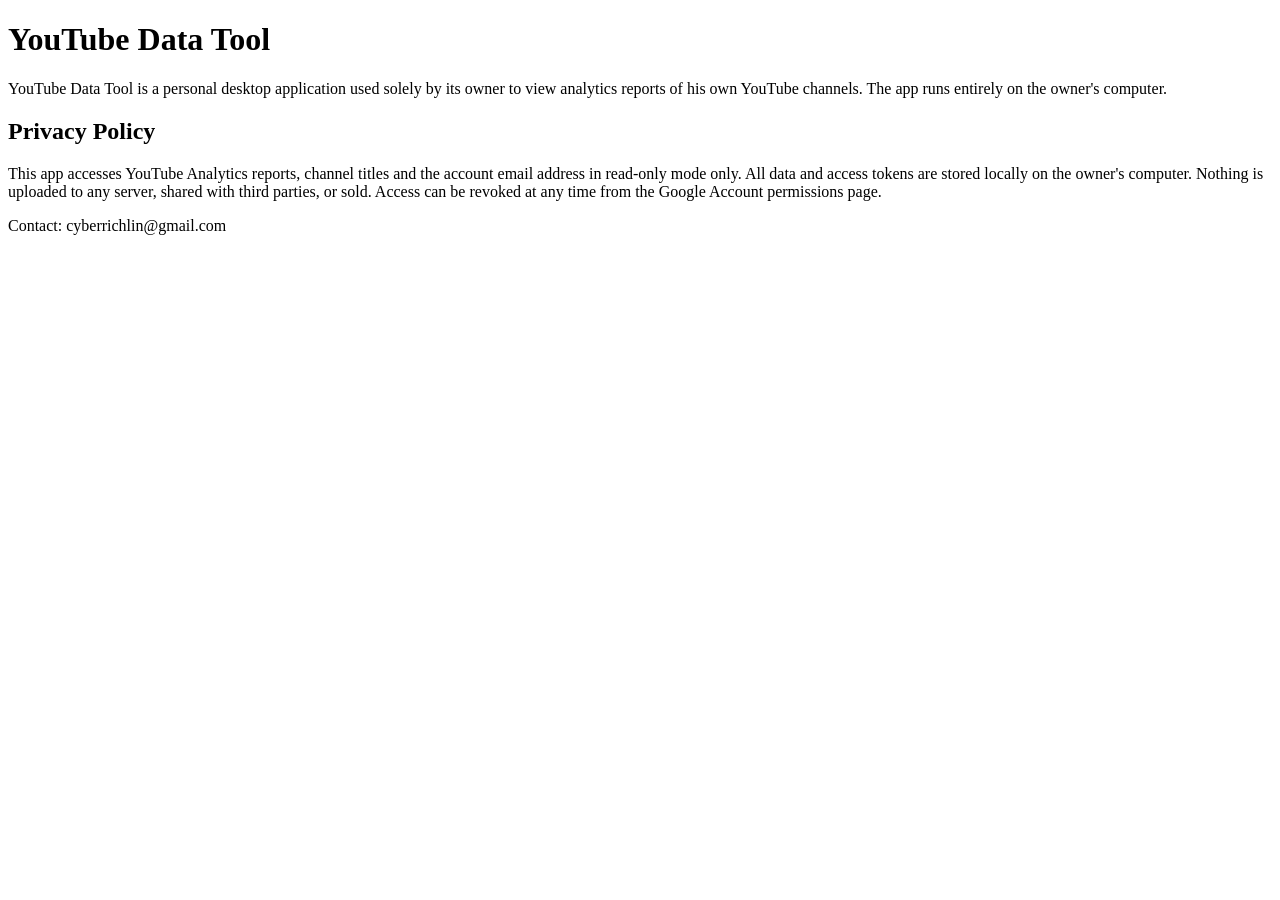
<file: index.html>
<!DOCTYPE html>
<html lang="en">
<head>
<meta charset="utf-8">
<title>YouTube Data Tool</title>
</head>
<body>
<h1>YouTube Data Tool</h1>
<p>YouTube Data Tool is a personal desktop application used solely by its
owner to view analytics reports of his own YouTube channels. The app
runs entirely on the owner's computer.</p>
<h2>Privacy Policy</h2>
<p>This app accesses YouTube Analytics reports, channel titles and the
account email address in read-only mode only. All data and access
tokens are stored locally on the owner's computer. Nothing is uploaded
to any server, shared with third parties, or sold. Access can be
revoked at any time from the Google Account permissions page.</p>
<p>Contact: cyberrichlin@gmail.com</p>
</body>
</html>
</file>
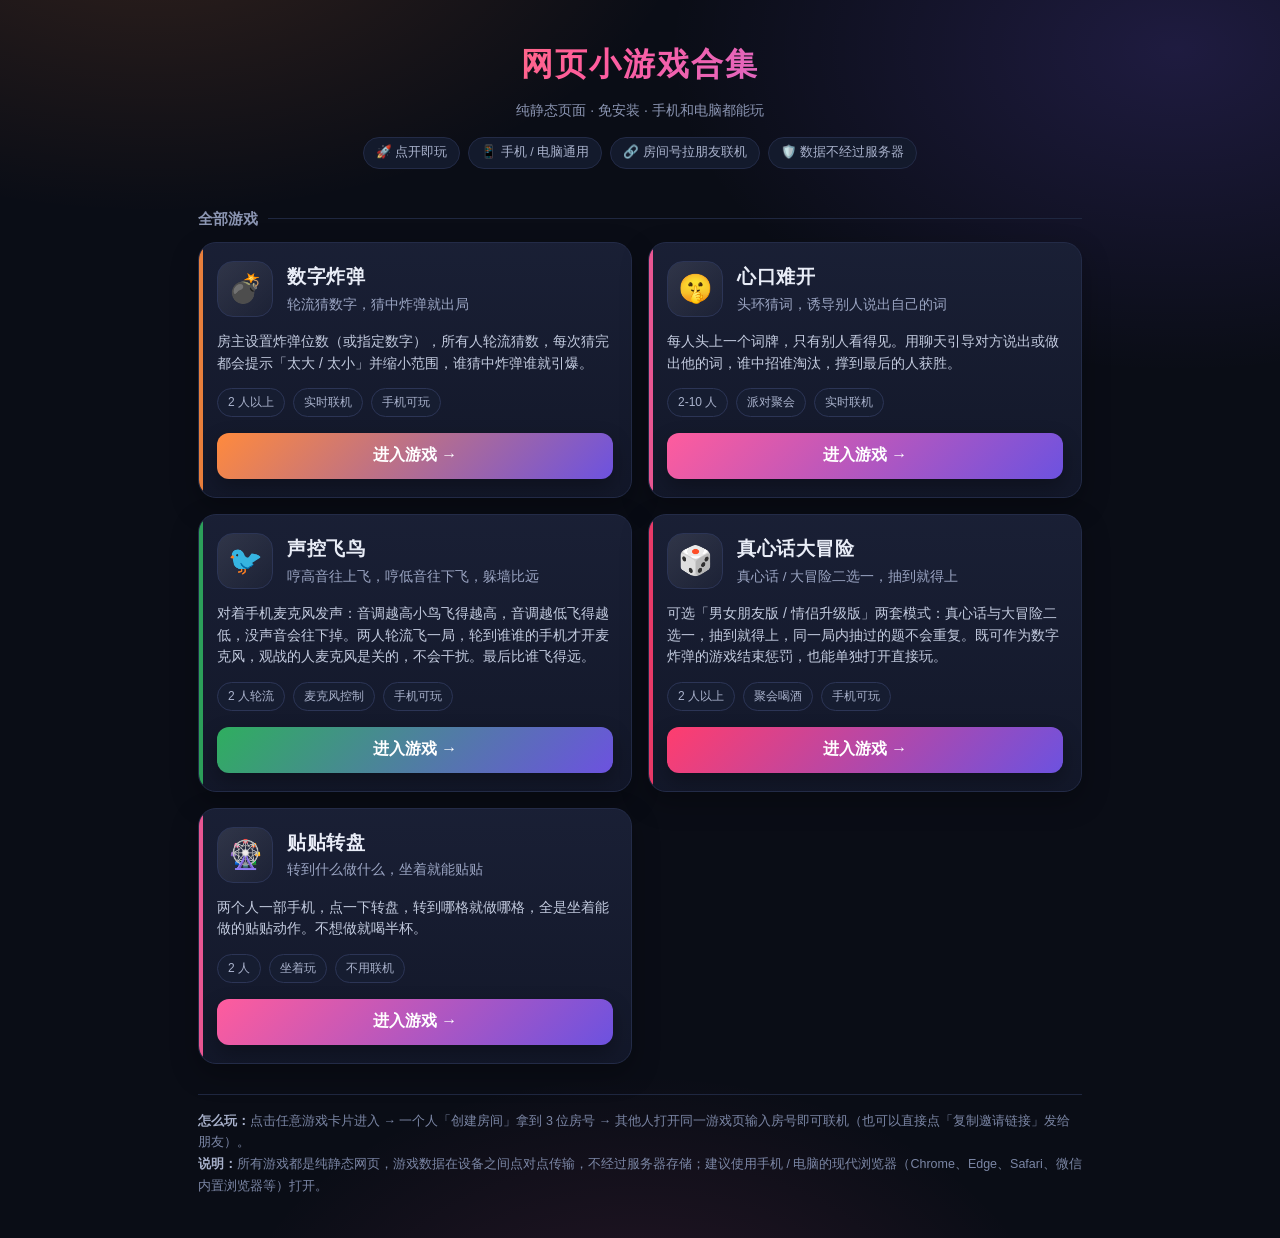
<file: number-bomb/index.html>
<!DOCTYPE html>
<html lang="zh-CN">
<head>
<meta charset="utf-8">
<meta name="viewport" content="width=device-width,initial-scale=1,viewport-fit=cover,user-scalable=no">
<meta name="theme-color" content="#0a0d16">
<meta name="description" content="网页小游戏合集 · 纯静态、免安装、手机电脑都能玩的多人联机小游戏。">
<title>网页小游戏合集</title>
<link rel="icon" href="data:image/svg+xml,%3Csvg xmlns='http://www.w3.org/2000/svg' viewBox='0 0 64 64'%3E%3Crect x='6' y='16' width='52' height='34' rx='8' fill='%231b2238'/%3E%3Crect x='26' y='8' width='12' height='10' rx='3' fill='%23ff8a3d'/%3E%3Cpath d='M22 36h6M25 33v6' stroke='%23ffd54a' stroke-width='4' stroke-linecap='round'/%3E%3Ccircle cx='40' cy='34' r='3' fill='%23ff5c9d'/%3E%3Ccircle cx='46' cy='40' r='3' fill='%237c5cff'/%3E%3C/svg%3E">
<style>
*{box-sizing:border-box;-webkit-tap-highlight-color:transparent}
html,body{margin:0;padding:0;min-height:100%}
body{
  background:#0a0d16;
  background-image:radial-gradient(900px 520px at 12% -8%,rgba(255,138,61,.16),transparent 60%),radial-gradient(820px 520px at 92% 4%,rgba(124,92,255,.18),transparent 62%),radial-gradient(700px 480px at 50% 110%,rgba(255,92,157,.12),transparent 60%);
  color:#e9edf7;
  font:16px/1.55 -apple-system,BlinkMacSystemFont,"Segoe UI","PingFang SC","Hiragino Sans GB","Microsoft YaHei",sans-serif;
  -webkit-text-size-adjust:100%;
}
.wrap{
  max-width:920px;margin:0 auto;
  padding:calc(28px + env(safe-area-inset-top)) 18px calc(40px + env(safe-area-inset-bottom));
}
header.top{text-align:center;padding:12px 0 6px}
header.top h1{
  margin:0;font-size:32px;font-weight:800;letter-spacing:2px;
  background:linear-gradient(120deg,#ff8a3d,#ff5c9d 45%,#a97bff);
  -webkit-background-clip:text;background-clip:text;color:transparent;
}
header.top p{margin:10px 0 0;color:#8b95b2;font-size:14px}
.tips{
  display:flex;gap:8px;justify-content:center;flex-wrap:wrap;margin:16px 0 6px;
}
.tips span{
  font-size:12.5px;color:#a9b2cc;border:1px solid #232b47;background:#131a2c;
  border-radius:999px;padding:5px 12px;
}
h2.section{
  font-size:15px;color:#8b95b2;font-weight:600;margin:26px 0 12px;
  display:flex;align-items:center;gap:10px;
}
h2.section::after{content:"";flex:1;height:1px;background:#1f2740}

.games{display:grid;grid-template-columns:repeat(auto-fill,minmax(320px,1fr));gap:16px}
.game{
  position:relative;display:block;text-decoration:none;color:inherit;
  background:linear-gradient(180deg,rgba(26,32,54,.96),rgba(19,24,42,.96));
  border:1px solid #232b47;border-radius:18px;padding:18px;
  box-shadow:0 10px 28px rgba(0,0,0,.28);
  transition:transform .14s ease,border-color .18s ease,box-shadow .18s ease;
  overflow:hidden;
}
.game::before{
  content:"";position:absolute;inset:0 auto 0 0;width:4px;
  background:var(--accent,#7c5cff);opacity:.9;
}
.game:hover{transform:translateY(-3px);border-color:#33406b;box-shadow:0 16px 36px rgba(0,0,0,.36)}
.game:active{transform:translateY(-1px) scale(.995)}
.game .row1{display:flex;align-items:center;gap:14px}
.game .ico{
  width:56px;height:56px;flex:0 0 auto;border-radius:16px;
  display:flex;align-items:center;justify-content:center;font-size:28px;
  background:linear-gradient(135deg,rgba(255,255,255,.10),rgba(255,255,255,.02));
  border:1px solid #2c3556;
}
.game h3{margin:0;font-size:19px;font-weight:700;letter-spacing:.5px}
.game .tagline{margin:3px 0 0;color:#9aa4c2;font-size:13.5px}
.game .desc{margin:14px 0 0;color:#c3cbdf;font-size:14px}
.game .meta{display:flex;gap:8px;flex-wrap:wrap;margin-top:14px}
.game .meta span{
  font-size:12px;color:#a9b2cc;border:1px solid #2c3556;background:#161d31;
  border-radius:999px;padding:4px 10px;
}
.game .go{
  margin-top:16px;height:46px;border-radius:12px;
  display:flex;align-items:center;justify-content:center;gap:8px;
  font-weight:700;color:#fff;
  background:linear-gradient(135deg,var(--accent,#7c5cff),rgba(124,92,255,.85));
  box-shadow:0 8px 20px rgba(0,0,0,.3);
}
.game.soon{opacity:.55;cursor:not-allowed}
.game.soon .go{background:#2a3352;color:#9aa4c2}
.footnotice{
  margin:30px 0 0;color:#7b86a5;font-size:12.5px;line-height:1.75;
  border-top:1px solid #1f2740;padding-top:16px;
}
.footnotice b{color:#a9b2cc}
@media (max-width:420px){
  .wrap{padding:calc(20px + env(safe-area-inset-top)) 14px calc(30px + env(safe-area-inset-bottom))}
  header.top h1{font-size:27px}
  .games{grid-template-columns:1fr;gap:14px}
  .game{padding:16px}
}
</style>
</head>
<body>
<div class="wrap">
  <header class="top">
    <h1>网页小游戏合集</h1>
    <p>纯静态页面 · 免安装 · 手机和电脑都能玩</p>
    <div class="tips">
      <span>🚀 点开即玩</span>
      <span>📱 手机 / 电脑通用</span>
      <span>🔗 房间号拉朋友联机</span>
      <span>🛡️ 数据不经过服务器</span>
    </div>
  </header>

  <h2 class="section">全部游戏</h2>
  <div class="games" id="games"></div>

  <div class="footnotice">
    <b>怎么玩：</b>点击任意游戏卡片进入 → 一个人「创建房间」拿到 3 位房号 → 其他人打开同一游戏页输入房号即可联机（也可以直接点「复制邀请链接」发给朋友）。<br>
    <b>说明：</b>所有游戏都是纯静态网页，游戏数据在设备之间点对点传输，不经过服务器存储；建议使用手机 / 电脑的现代浏览器（Chrome、Edge、Safari、微信内置浏览器等）打开。
  </div>
</div>

<!-- 游戏清单配置：新增游戏只需修改 games.js -->
<script src="games.js"></script>
<script>
(function () {
  var box = document.getElementById('games');
  var list = window.GAMES || [];

  if (!list.length) {
    box.innerHTML = '<div class="game soon"><h3>清单未加载</h3>' +
      '<p class="desc">未能读取 games.js，请确认它与首页 index.html 在同一目录下。</p></div>';
    return;
  }

  list.forEach(function (g) {
    var a = document.createElement(g.soon ? 'div' : 'a');
    a.className = 'game' + (g.soon ? ' soon' : '');
    if (!g.soon) a.href = g.url;
    if (g.accent) a.style.setProperty('--accent', g.accent);

    var ic = document.createElement('div');
    ic.className = 'ico';
    ic.textContent = g.icon || '🎮';

    var h3 = document.createElement('h3');
    h3.textContent = g.name || '未命名游戏';

    var tg = document.createElement('p');
    tg.className = 'tagline';
    tg.textContent = g.tagline || '';

    var left = document.createElement('div');
    left.style.flex = '1';
    left.appendChild(h3);
    left.appendChild(tg);

    var row1 = document.createElement('div');
    row1.className = 'row1';
    row1.appendChild(ic);
    row1.appendChild(left);
    a.appendChild(row1);

    if (g.desc) {
      var d = document.createElement('p');
      d.className = 'desc';
      d.textContent = g.desc;
      a.appendChild(d);
    }

    if (g.meta && g.meta.length) {
      var m = document.createElement('div');
      m.className = 'meta';
      g.meta.forEach(function (t) {
        var s = document.createElement('span');
        s.textContent = t;
        m.appendChild(s);
      });
      a.appendChild(m);
    }

    var go = document.createElement('div');
    go.className = 'go';
    go.textContent = g.soon ? '即将上线' : '进入游戏 →';
    a.appendChild(go);

    box.appendChild(a);
  });
})();
</script>
</body>
</html>
</file>
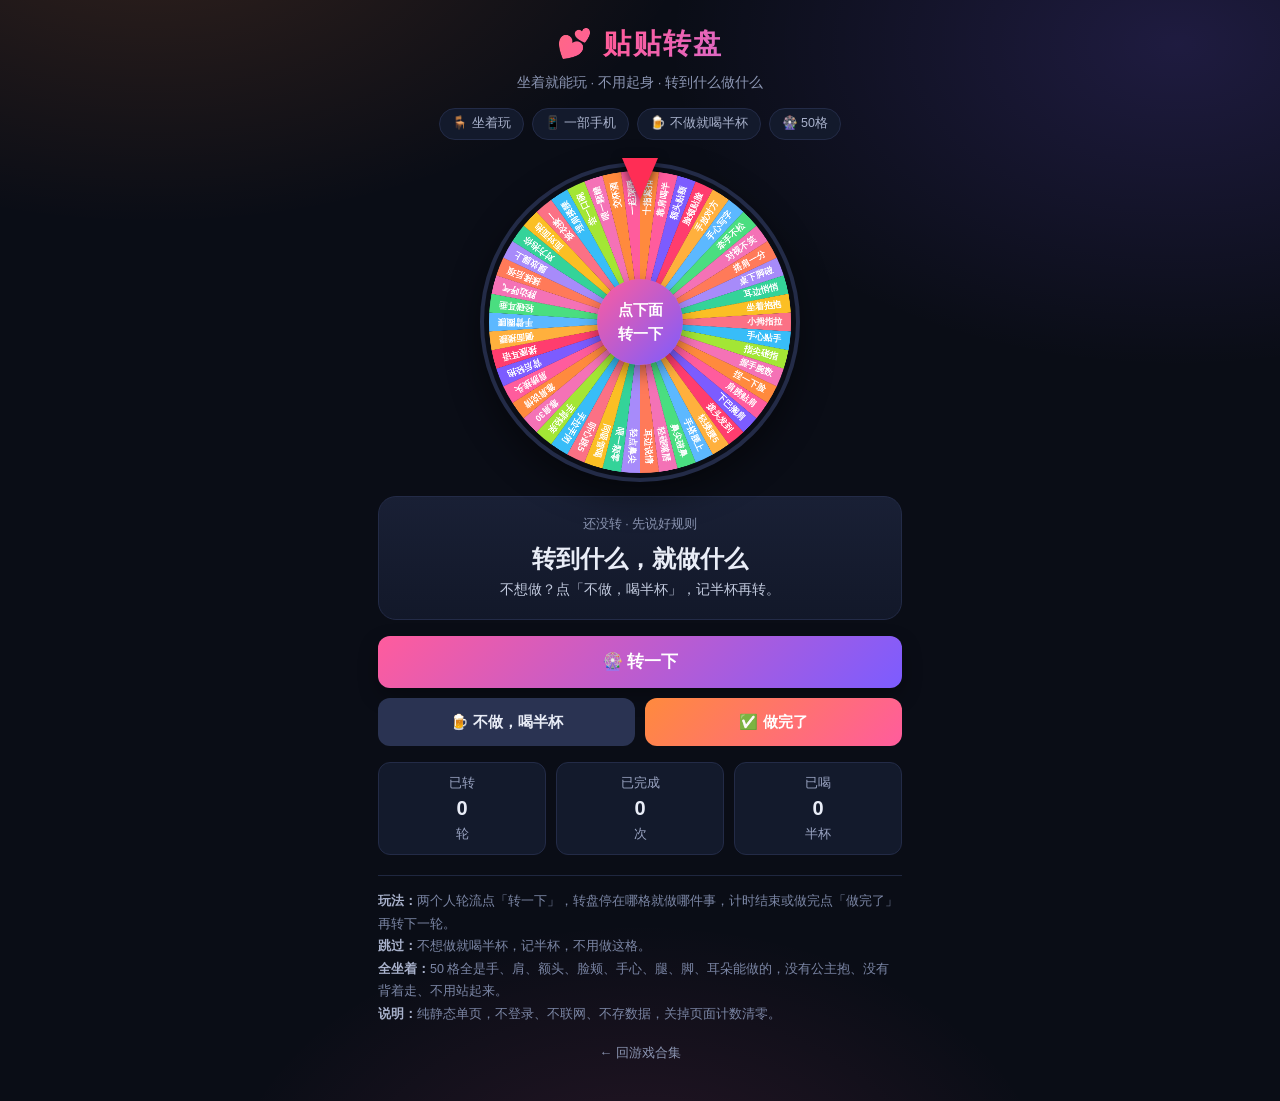
<file: number-bomb/couple-wheel/index.html>
<!DOCTYPE html>
<html lang="zh-CN">
<head>
<meta charset="utf-8">
<meta name="viewport" content="width=device-width,initial-scale=1,viewport-fit=cover,user-scalable=no">
<meta name="theme-color" content="#0a0d16">
<title>贴贴转盘 · 坐着玩</title>
<style>
*{box-sizing:border-box;-webkit-tap-highlight-color:transparent}
html,body{margin:0;padding:0;min-height:100%}
body{background:#0a0d16;background-image:radial-gradient(900px 520px at 12% -8%,rgba(255,138,61,.16),transparent 60%),radial-gradient(820px 520px at 92% 4%,rgba(124,92,255,.18),transparent 62%),radial-gradient(700px 480px at 50% 110%,rgba(255,92,157,.12),transparent 60%);color:#e9edf7;font:16px/1.55 -apple-system,BlinkMacSystemFont,"Segoe UI","PingFang SC","Hiragino Sans GB","Microsoft YaHei",sans-serif}
.wrap{max-width:560px;margin:0 auto;padding:calc(22px + env(safe-area-inset-top)) 18px calc(36px + env(safe-area-inset-bottom));text-align:center}
h1{margin:0;font-size:28px;font-weight:800;letter-spacing:2px;background:linear-gradient(120deg,#ff8a3d,#ff5c9d 45%,#a97bff);-webkit-background-clip:text;background-clip:text;color:transparent}
.sub{margin:8px 0 0;color:#8b95b2;font-size:13.5px}
.chips{display:flex;gap:8px;justify-content:center;flex-wrap:wrap;margin:14px 0 4px}
.chips span{font-size:12.5px;color:#a9b2cc;border:1px solid #232b47;background:#131a2c;border-radius:999px;padding:5px 12px}
.wheel-box{position:relative;width:min(320px,84vw);height:min(320px,84vw);margin:22px auto 8px}
#wheel{width:100%;height:100%;border-radius:50%;box-shadow:0 14px 34px rgba(0,0,0,.45);border:4px solid #232b47;transition:transform 3.2s cubic-bezier(.12,.8,.16,1)}
.pointer{position:absolute;top:-4px;left:50%;transform:translateX(-50%);width:0;height:0;border-left:18px solid transparent;border-right:18px solid transparent;border-top:42px solid #ff2d55;z-index:3;filter:drop-shadow(0 3px 6px rgba(0,0,0,.6))}
.hub{position:absolute;top:50%;left:50%;transform:translate(-50%,-50%);width:86px;height:86px;border-radius:50%;background:linear-gradient(135deg,#ff5c9d,#7c5cff);display:flex;align-items:center;justify-content:center;font-weight:800;font-size:15px;color:#fff;box-shadow:0 8px 20px rgba(0,0,0,.4);z-index:2}
.result{min-height:118px;margin:14px 0 6px;background:linear-gradient(180deg,rgba(26,32,54,.96),rgba(19,24,42,.96));border:1px solid #232b47;border-radius:18px;padding:18px}
.result .label{font-size:12.5px;color:#8b95b2}
.result .action{font-size:24px;font-weight:800;margin:6px 0 2px}
.result .detail{font-size:14px;color:#c3cbdf}
.timer{font-size:42px;font-weight:800;margin:2px 0;color:#ffd54a}
button{border:0;cursor:pointer;font:inherit;font-weight:700;color:#fff;border-radius:12px}
.btn-main{width:100%;height:52px;background:linear-gradient(135deg,#ff5c9d,#7c5cff);font-size:17px;margin-top:10px;box-shadow:0 8px 20px rgba(0,0,0,.3)}
.btn-main:disabled{opacity:.55}
.btn-row{display:flex;gap:10px;margin-top:10px}
.btn-row button{flex:1;height:48px;font-size:15px}
.btn-drink{background:#2a3352;color:#e9edf7}
.btn-done{background:linear-gradient(135deg,#ff8a3d,#ff5c9d)}
.stats{display:flex;gap:10px;margin-top:16px}
.stats div{flex:1;background:#131a2c;border:1px solid #232b47;border-radius:12px;padding:10px 4px;font-size:13px;color:#9aa4c2}
.stats b{display:block;font-size:20px;color:#e9edf7}
.rules{margin:20px 0 0;color:#7b86a5;font-size:12.5px;line-height:1.8;text-align:left;border-top:1px solid #1f2740;padding-top:14px}
.rules b{color:#a9b2cc}
a.back{display:inline-block;margin-top:18px;color:#8b95b2;font-size:13px;text-decoration:none}
.wheel-confetti{position:fixed;inset:0;width:100%;height:100%;pointer-events:none;z-index:80}
</style>
</head>
<body>
<div class="wrap">
  <h1>💕 贴贴转盘</h1>
  <p class="sub">坐着就能玩 · 不用起身 · 转到什么做什么</p>
  <div class="chips"><span>🪑 坐着玩</span><span>📱 一部手机</span><span>🍺 不做就喝半杯</span><span>🎡 50格</span></div>

  <div class="wheel-box">
    <div class="pointer"></div>
    <canvas id="wheel" width="640" height="640"></canvas>
    <div class="hub">点下面<br>转一下</div>
  </div>

  <div class="result" id="result">
    <div class="label">还没转 · 先说好规则</div>
    <div class="action">转到什么，就做什么</div>
    <div class="detail">不想做？点「不做，喝半杯」，记半杯再转。</div>
  </div>

  <button class="btn-main" id="spinBtn" onclick="spin()">🎡 转一下</button>
  <div class="btn-row">
    <button class="btn-drink" id="drinkBtn" onclick="skipDrink()" disabled>🍺 不做，喝半杯</button>
    <button class="btn-done" id="doneBtn" onclick="done()" disabled>✅ 做完了</button>
  </div>

  <div class="stats">
    <div>已转<b id="rounds">0</b>轮</div>
    <div>已完成<b id="dones">0</b>次</div>
    <div>已喝<b id="drinks">0</b>半杯</div>
  </div>

  <div class="rules">
    <b>玩法：</b>两个人轮流点「转一下」，转盘停在哪格就做哪件事，计时结束或做完点「做完了」再转下一轮。<br>
    <b>跳过：</b>不想做就喝半杯，记半杯，不用做这格。<br>
    <b>全坐着：</b>50 格全是手、肩、额头、脸颊、手心、腿、脚、耳朵能做的，没有公主抱、没有背着走、不用站起来。<br>
    <b>说明：</b>纯静态单页，不登录、不联网、不存数据，关掉页面计数清零。
  </div>
  <a class="back" href="../">← 回游戏合集</a>
</div>

<script>
var ACTIONS = [
    {t:"十指紧扣",d:"两个人十指紧扣，坚持 1 分钟，中间不许松开。",s:60},
    {t:"靠肩喝半杯",d:"一个人靠在另一个人肩上，把半杯喝完再起来。",s:0},
    {t:"额头贴额头",d:"额头贴额头，坚持 30 秒，谁先笑谁多喝一口。",s:30},
    {t:"脸颊贴脸颊",d:"脸颊贴脸颊，坚持 30 秒，贴紧了不许躲。",s:30},
    {t:"手放对方腿上",d:"把手轻轻放对方腿上，保持 1 分钟，不许拿开。",s:60},
    {t:"手心写字",d:"一个人在另一个人手心里写一个字，猜对了换人写，猜错喝一口。",s:0},
    {t:"牵手不松到下一轮",d:"从现在起一直牵着手，直到下一轮转完才能松开。",s:0},
    {t:"对视不笑",d:"两个人对视 30 秒，谁先笑谁喝半杯，输的人被捏一下脸颊。",s:30},
    {t:"搭肩一分钟",d:"把手搭在对方肩上，保持 1 分钟，肩膀不许离开。",s:60},
    {t:"桌下脚碰脚",d:"桌子下面脚碰脚，保持 1 分钟，不许躲开。",s:60},
    {t:"耳边悄悄话",d:"凑到对方耳边说一句悄悄话，说完脸颊贴一下。",s:0},
    {t:"坐着抱抱",d:"侧身抱住对方，坚持 30 秒，抱紧了不许松。",s:30},
    {t:"小拇指拉钩",d:"两人小拇指拉钩，说一句「不许反悔」，保持5秒。",s:0},
    {t:"手心贴手心",d:"两人手心贴手心，比谁的手大，保持5秒。",s:0},
    {t:"指尖碰指尖",d:"两人轮流用指尖碰对方指尖，像触电，持续5秒。",s:0},
    {t:"握手腕数心跳",d:"握住对方手腕，数10秒心跳。",s:10},
    {t:"捏一下脸蛋",d:"轻轻捏一下对方脸蛋，看反应。",s:0},
    {t:"肩膀贴肩膀",d:"两人肩膀贴肩膀坐10秒不说话。",s:10},
    {t:"下巴搁肩上",d:"把下巴轻轻搁在对方肩上，停5秒。",s:0},
    {t:"拨头发到耳后",d:"帮对方把头发拨到耳后，动作慢一点。",s:0},
    {t:"轻搂腰5秒",d:"轻轻搂住对方的腰，保持5秒。",s:0},
    {t:"手搭腰上5秒",d:"一只手轻搭对方腰上，保持5秒不说话。",s:0},
    {t:"鼻尖碰鼻尖",d:"两人鼻尖碰鼻尖，停5秒分开。",s:0},
    {t:"轻碰嘴唇一下",d:"用指尖轻碰一下对方嘴唇，碰一下就收回。",s:0},
    {t:"耳边说情话",d:"对着对方耳朵，用最小声音说一句情话。",s:0},
    {t:"轻点鼻尖",d:"用指尖轻点对方鼻尖，说「小笨蛋」。",s:0},
    {t:"喂一颗零食",d:"喂对方吃一颗你手里的零食/葡萄。",s:0},
    {t:"同吸管喝一口",d:"用你的吸管，让对方喝一口你的饮料，保持5秒。",s:0},
    {t:"听心跳5秒",d:"让对方听你心跳，耳朵贴你胸口5秒。",s:0},
    {t:"手拉手闭眼",d:"两人手拉手，闭眼10秒，感受对方。",s:10},
    {t:"手背轻亲一下",d:"轻在对方手背上亲一下，说「谢谢配合」。",s:0},
    {t:"靠肩30秒",d:"把头靠在对方肩膀上，保持30秒，不许躲。",s:30},
    {t:"靠肩说情话",d:"让对方靠在你肩上，你轻轻说一句情话。",s:0},
    {t:"肩膀接头",d:"让对方靠过来，你用肩膀接住他/她的头，保持10秒。",s:10},
    {t:"背后轻抱",d:"从背后轻抱对方，双手搭在腰前数5秒。",s:5},
    {t:"搂腰耳语",d:"轻搂对方腰，在耳边说「你好瘦/好有料」，保持5秒。",s:5},
    {t:"侧面搂腰",d:"轻从侧面搂对方腰，问一句「能搂吗」。",s:0},
    {t:"手臂圈腰",d:"用手臂轻圈对方腰，问「你腰真细/真结实」，保持5秒。",s:5},
    {t:"轻碰耳垂",d:"轻碰一下对方耳垂，碰一下就收回，保持5秒。",s:5},
    {t:"脖边呼气",d:"把脸凑近对方脖子旁边，呼一口气（不碰到），保持5秒。",s:5},
    {t:"揉揉后颈",d:"轻轻揉一下对方后颈，保持5秒。",s:5},
    {t:"腿放腿上",d:"让对方把一只脚的大腿放在自己腿上，保持1分钟。",s:60},
    {t:"对方抱你",d:"让对方抱你一下，你数对方抱了几秒。",s:0},
    {t:"面对面抱",d:"两人面对面轻抱一下，不超5秒，看谁先松手。",s:5},
    {t:"披衣搂一下",d:"把外套披在对方肩上，顺手搂一下，保持5秒。",s:5},
    {t:"埋肩搂腰",d:"轻搂对方腰，把头埋在他/她肩膀上，保持5秒。",s:5},
    {t:"尝一口碗里",d:"让对方尝一口你碗里的东西，用同一双筷子/勺子。",s:0},
    {t:"喂一颗糖",d:"让对方张开嘴，你喂一颗糖进去。",s:0},
    {t:"交杯酒",d:"两人手臂交缠，各喝一口自己的酒，眼睛看着对方。",s:0},
    {t:"一起深呼吸",d:"两人一起做3次深呼吸，看谁先笑。",s:0}
  ];
var COLORS=["#ff8a3d","#ff5c9d","#7c5cff","#ff3d6e","#ffb03d","#5cb8ff","#4ade80","#f472b6","#ff7a59","#a78bfa","#34d399","#fbbf24","#fb7185","#38bdf8","#a3e635","#f472b6"];
var cv=document.getElementById("wheel"),ctx=cv.getContext("2d");
var angle=0,spinning=false,timerId=null,left=0,rounds=0,dones=0,drinks=0,current=-1;
function draw(){
  var cx=320,cy=320,r=310;
  ctx.clearRect(0,0,640,640);
  var N=ACTIONS.length;
  for(var i=0;i<N;i++){
    var step=Math.PI*2/N;
    var a0=i*step-Math.PI/2,a1=a0+step;
    ctx.beginPath();ctx.moveTo(cx,cy);ctx.arc(cx,cy,r,a0,a1);ctx.closePath();
    ctx.fillStyle=COLORS[i%COLORS.length];ctx.fill();
    ctx.save();ctx.translate(cx,cy);ctx.rotate(a0+step/2);
    ctx.fillStyle="#fff";ctx.font="bold 18px sans-serif";ctx.textAlign="right";ctx.textBaseline="middle";
    var label=ACTIONS[i].t.replace(/\s/g,"");label=label.length>4?label.slice(0,4):label;
    ctx.fillText(label,r-18,0);ctx.restore();
  }
  ctx.beginPath();ctx.arc(cx,cy,58,0,Math.PI*2);ctx.fillStyle="#0a0d16";ctx.fill();
}
draw();

function launchConfetti(){
  var old=document.querySelector('.wheel-confetti');if(old&&old.parentNode)old.parentNode.removeChild(old);
  var cv=document.createElement('canvas');cv.className='wheel-confetti';
  cv.width=window.innerWidth;cv.height=window.innerHeight;document.body.appendChild(cv);
  var ctx=cv.getContext('2d');var W=cv.width,H=cv.height,N=120,parts=[],i;
  for(i=0;i<N;i++){parts.push({x:Math.random()*W,y:-20-Math.random()*220,w:6+Math.random()*7,h:8+Math.random()*8,vy:2.2+Math.random()*3.2,vx:-1.2+Math.random()*2.4,rot:Math.random()*Math.PI*2,vr:-0.12+Math.random()*0.24,color:COLORS[Math.floor(Math.random()*COLORS.length)],round:Math.random()<0.35});}
  var t0=Date.now(),DUR=2800;
  (function frame(){var el=Date.now()-t0;
    if(el>=DUR||!cv.parentNode){if(cv.parentNode)cv.parentNode.removeChild(cv);return;}
    ctx.clearRect(0,0,W,H);ctx.globalAlpha=el>DUR-800?Math.max(0,(DUR-el)/800):1;
    for(i=0;i<N;i++){var p=parts[i];p.y+=p.vy;p.x+=p.vx+Math.sin((el/300)+i)*0.6;p.rot+=p.vr;
      if(p.y>H+30){p.y=-20;p.x=Math.random()*W;}
      ctx.save();ctx.translate(p.x,p.y);ctx.rotate(p.rot);ctx.fillStyle=p.color;
      if(p.round){ctx.beginPath();ctx.arc(0,0,p.w/2,0,Math.PI*2);ctx.fill();}else ctx.fillRect(-p.w/2,-p.h/2,p.w,p.h);
      ctx.restore();}
    ctx.globalAlpha=1;requestAnimationFrame(frame);})();
}
function fmt(s){return Math.floor(s/60)+":"+String(s%60).padStart(2,"0");}
function showResult(i){
  current=i;var a=ACTIONS[i];
  var html='<div class="label">第 '+(rounds+1)+' 轮 · 转到了</div><div class="action">'+a.t+'</div><div class="detail">'+a.d+'</div>';
  if(a.s>0){left=a.s;html+='<div class="timer" id="timer">'+fmt(left)+'</div>';
    clearInterval(timerId);
    timerId=setInterval(function(){left--;var el=document.getElementById("timer");if(el)el.textContent=fmt(Math.max(left,0));if(left<=0){clearInterval(timerId);if(el)el.textContent="⏰ 时间到！";}},1000);
  }
  document.getElementById("result").innerHTML=html;
  launchConfetti();
  document.getElementById("drinkBtn").disabled=false;
  document.getElementById("doneBtn").disabled=false;
}
function spin(){
  if(spinning)return;spinning=true;clearInterval(timerId);
  document.getElementById("spinBtn").disabled=true;
  document.getElementById("drinkBtn").disabled=true;
  document.getElementById("doneBtn").disabled=true;
  document.getElementById("result").innerHTML='<div class="label">转盘转起来了…</div><div class="action">等它停下来</div><div class="detail">转到什么，就做什么。</div>';
  var N=ACTIONS.length;
  var target=Math.floor(Math.random()*N);
  // pointer at top (-90deg). Segment i centre is at i*(360/N)+(360/N)/2. Rotate so target centre lands at top.
  var seg=360/N;
  var base=360*5+(360-(target*seg+seg/2));
  angle+=base;
  cv.style.transform="rotate("+angle+"deg)";
  setTimeout(function(){
    spinning=false;rounds++;
    document.getElementById("rounds").textContent=rounds;
    // 转完不放开转一下，必须先选喝半杯/做完了
    showResult(target);
  },3300);
}
function skipDrink(){
  if(current<0)return;clearInterval(timerId);drinks++;
  document.getElementById("drinks").textContent=drinks;
  document.getElementById("result").innerHTML='<div class="label">跳过了「'+ACTIONS[current].t+'」</div><div class="action">🍺 喝半杯</div><div class="detail">喝完点「转一下」，继续下一轮。</div>';
  current=-1;
  document.getElementById("drinkBtn").disabled=true;
  document.getElementById("doneBtn").disabled=true;
  document.getElementById("spinBtn").disabled=false;
}
function done(){
  if(current<0)return;clearInterval(timerId);dones++;
  document.getElementById("dones").textContent=dones;
  document.getElementById("result").innerHTML='<div class="label">完成了「'+ACTIONS[current].t+'」</div><div class="action">✅ 已完成</div><div class="detail">点「转一下」，继续下一轮。</div>';
  current=-1;
  document.getElementById("drinkBtn").disabled=true;
  document.getElementById("doneBtn").disabled=true;
  document.getElementById("spinBtn").disabled=false;
}
</script>
</body>
</html>
</file>
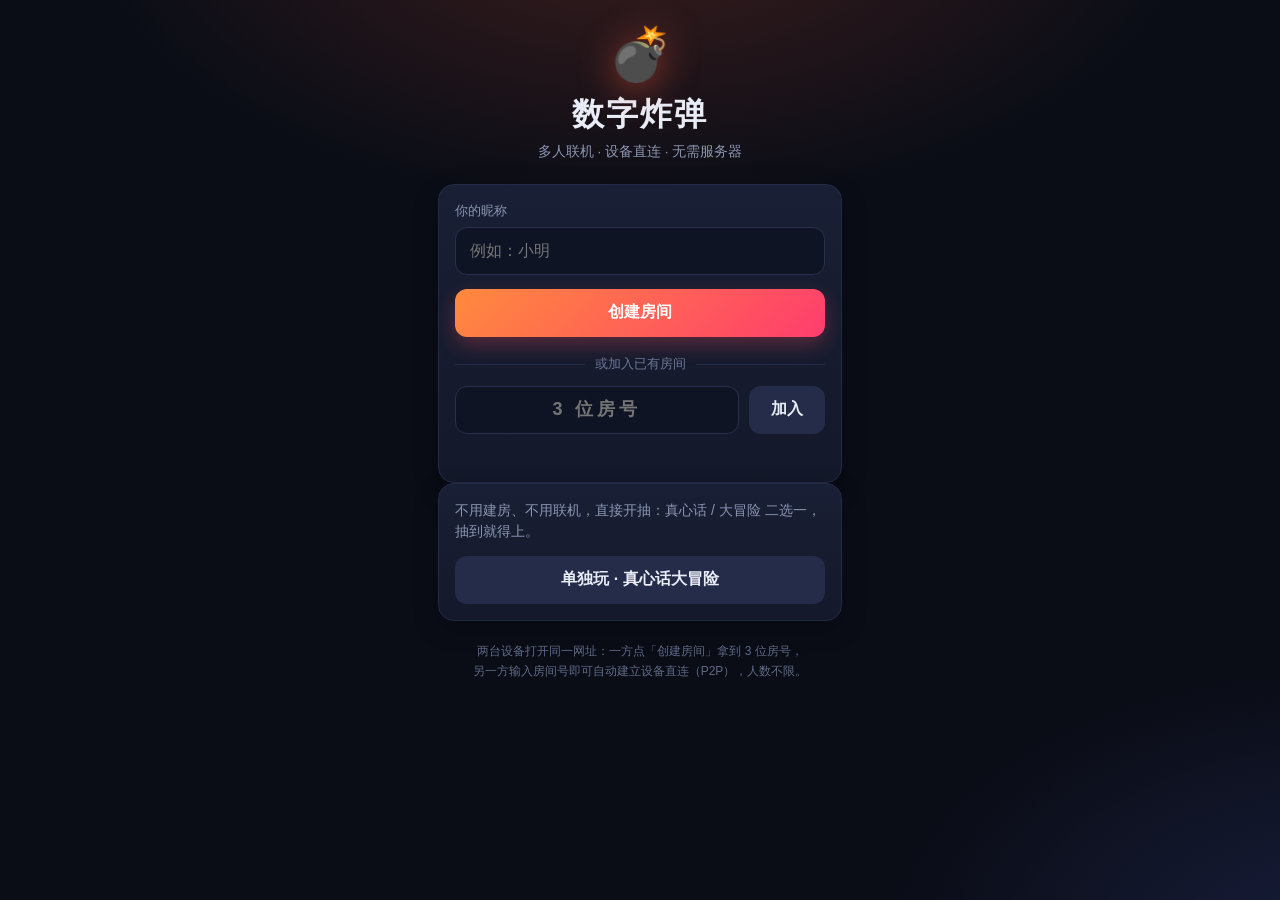
<file: number-bomb/number-bomb/index.html>
<!DOCTYPE html>
<html lang="zh-CN">
<head>
<meta charset="utf-8">
<meta name="viewport" content="width=device-width,initial-scale=1,viewport-fit=cover,user-scalable=no">
<meta name="theme-color" content="#0a0d16">
<meta name="description" content="数字炸弹 · 多人联机网页游戏，基于 WebRTC 设备直连，无需服务器存游戏数据。">
<title>数字炸弹 · 多人联机</title>
<link rel="icon" href="data:image/svg+xml,%3Csvg xmlns='http://www.w3.org/2000/svg' viewBox='0 0 64 64'%3E%3Ccircle cx='30' cy='38' r='22' fill='%23141a2b'/%3E%3Crect x='26' y='6' width='9' height='11' rx='3' fill='%23838ea1'/%3E%3Cpath d='M35 8q11-6 17 5' stroke='%23ff8a3d' stroke-width='5' fill='none' stroke-linecap='round'/%3E%3C/svg%3E">
<style>
*{box-sizing:border-box;-webkit-tap-highlight-color:transparent}
html{height:100%}
body{
  height:100%;margin:0;overflow:hidden;
  background:#0a0d16;
  background-image:radial-gradient(900px 480px at 50% -10%,rgba(255,95,60,.20),transparent 62%),radial-gradient(760px 460px at 105% 105%,rgba(95,115,255,.16),transparent 60%);
  color:#e9edf7;
  font:16px/1.5 -apple-system,BlinkMacSystemFont,"Segoe UI","PingFang SC","Hiragino Sans GB","Microsoft YaHei",sans-serif;
  -webkit-text-size-adjust:100%;
}
input,button,select{font-family:inherit;font-size:16px}
.hidden{display:none !important}
.muted{color:#8b95b2;font-size:14px;margin:6px 0}
.hint{color:#7b86a5;font-size:12.5px;line-height:1.6;margin:10px 0 0}
h1,h2,h3{margin:0}
h2{font-size:16px;margin-bottom:10px}

/* ---------- 通用组件 ---------- */
.card{
  background:linear-gradient(180deg,rgba(26,32,54,.95),rgba(20,25,43,.95));
  border:1px solid #232b47;border-radius:16px;padding:16px;
  box-shadow:0 8px 24px rgba(0,0,0,.25);
}
.btn{
  border:0;border-radius:12px;height:48px;padding:0 18px;
  background:#242c49;color:#e9edf7;font-weight:600;cursor:pointer;
  transition:transform .12s ease,filter .12s ease,opacity .12s ease;
  display:inline-flex;align-items:center;justify-content:center;white-space:nowrap;
}
.btn:active{transform:scale(.97)}
.btn.primary{background:linear-gradient(135deg,#ff8a3d,#ff3d6e);color:#fff;box-shadow:0 8px 20px rgba(255,80,90,.28)}
.btn.block{width:100%;margin-top:14px}
.btn:disabled{opacity:.42;cursor:not-allowed;box-shadow:none}
.btn-row{display:flex;gap:10px;margin-top:14px}
.btn-row .btn{flex:1 1 0;padding:0 10px}
input[type=text],input[type=number],input:not([type]){
  width:100%;height:48px;border-radius:12px;border:1px solid #28304d;
  background:#0f1424;color:#e9edf7;padding:0 14px;outline:none;
  transition:border-color .15s ease;
}
input:focus{border-color:#ff6b3d}
input:disabled{opacity:.5}
label.field{display:block;margin-bottom:14px}
label.field>span{display:block;font-size:13px;color:#8b95b2;margin-bottom:6px}
.mini{
  border:1px solid #2c3556;background:#1b2238;color:#c8d1e6;
  border-radius:9px;height:30px;padding:0 10px;font-size:12.5px;cursor:pointer;
}
.mini.ghost{background:transparent}
.pill{
  border:1px solid #2c3556;background:#161c30;color:#c8d1e6;border-radius:999px;
  height:38px;padding:0 14px;font-size:14px;cursor:pointer;
}
.pill.on{background:linear-gradient(135deg,#ff8a3d,#ff3d6e);border-color:transparent;color:#fff;font-weight:600}
.pills{display:flex;flex-wrap:wrap;gap:8px;margin:8px 0 2px}
.seg{display:flex;background:#0f1424;border:1px solid #28304d;border-radius:12px;padding:4px;margin-bottom:14px}
.seg-btn{
  flex:1 1 0;border:0;background:transparent;color:#8b95b2;height:38px;
  border-radius:9px;cursor:pointer;font-size:14.5px;
}
.seg-btn.on{background:#242c49;color:#fff;font-weight:600}

/* ---------- 首页 ---------- */
.screen{display:none;height:100%}
.screen.active{display:flex;flex-direction:column}
#screen-home{overflow-y:auto}
.home-wrap{margin:auto;width:100%;max-width:440px;padding:28px 18px calc(28px + env(safe-area-inset-bottom))}
.brand{text-align:center;margin-bottom:22px}
.logo{font-size:52px;line-height:1;filter:drop-shadow(0 6px 18px rgba(255,90,60,.5))}
.brand h1{font-size:28px;margin:10px 0 4px;letter-spacing:2px}
.brand p{color:#8b95b2;font-size:13.5px;margin:0}
.or{display:flex;align-items:center;gap:10px;color:#6d7796;font-size:12.5px;margin:18px 0 12px}
.or::before,.or::after{content:"";flex:1 1 auto;height:1px;background:#232b47}
.join-row{display:flex;gap:10px}
.join-row input{flex:1 1 auto;letter-spacing:4px;font-size:18px;text-align:center;font-weight:600}
.join-row .btn{flex:0 0 auto;padding:0 22px}
.tip{color:#ffb020;font-size:13px;min-height:20px;margin:12px 0 0;text-align:center}
.foot-note{text-align:center;color:#5f6a88;font-size:12px;margin-top:20px;line-height:1.7}

/* ---------- 房间页 ---------- */
#screen-room{flex-direction:column;overflow:hidden}
.topbar{
  flex:0 0 auto;display:flex;align-items:center;justify-content:space-between;gap:10px;
  padding:10px 12px;padding-top:calc(10px + env(safe-area-inset-top));
  background:rgba(13,17,32,.94);border-bottom:1px solid #1e2540;backdrop-filter:blur(8px);
}
.room-code-box{display:flex;align-items:center;gap:8px;min-width:0}
.room-code-box .lb{font-size:11.5px;color:#7b86a5}
.room-code-box .code{
  font-size:20px;font-weight:700;letter-spacing:3px;
  background:linear-gradient(135deg,#ffb020,#ff5a3d);
  -webkit-background-clip:text;background-clip:text;color:transparent;
}
.me-box{display:flex;align-items:center;gap:8px;min-width:0}
.badge{
  background:#242c49;border-radius:8px;padding:3px 8px;font-size:13px;font-weight:700;color:#ffb020;
}
.me-name{font-size:13px;color:#c3cbdd;max-width:76px;overflow:hidden;text-overflow:ellipsis;white-space:nowrap}

/* 玩家条 */
.players{
  flex:0 0 auto;display:flex;gap:8px;overflow-x:auto;overflow-y:hidden;
  padding:10px 12px;background:rgba(11,15,28,.85);border-bottom:1px solid #1e2540;
  -webkit-overflow-scrolling:touch;scrollbar-width:thin;
}
.players::-webkit-scrollbar{height:5px}
.players::-webkit-scrollbar-thumb{background:#2b3453;border-radius:4px}
.pcard{
  flex:0 0 auto;min-width:112px;max-width:170px;padding:8px 10px;border-radius:13px;
  background:#151b2e;border:1px solid #242c47;transition:border-color .18s ease,box-shadow .18s ease;
}
.pcard.active{border-color:#ff6b3d;box-shadow:0 0 0 2px rgba(255,107,61,.22);background:#20182a}
.pcard.offline{opacity:.42}
.pcard .pname{display:flex;align-items:center;gap:5px;font-size:13px;font-weight:600}
.pcard .pname b{color:#ffb020;font-size:12.5px}
.pcard .pname .nm{overflow:hidden;text-overflow:ellipsis;white-space:nowrap;max-width:82px}
.pcard .pname .you{font-style:normal;font-size:10px;background:#2b3453;color:#9fb0d6;border-radius:6px;padding:1px 5px}
.pcard .turnflag{font-size:10.5px;color:#ff8a3d;margin-left:auto;white-space:nowrap}
.chips{display:flex;flex-wrap:wrap;gap:4px;margin-top:7px;max-height:70px;overflow-y:auto}
.chip{font-size:11px;padding:1.5px 6px;border-radius:7px;background:#242c49;color:#c3cbdd}
.chip.empty{background:transparent;color:#4e5878;padding-left:0}

/* 主区 */
.main{
  flex:1 1 auto;min-height:0;overflow-y:auto;padding:12px 12px calc(16px + env(safe-area-inset-bottom));
  display:flex;flex-direction:column;gap:12px;-webkit-overflow-scrolling:touch;
}
.main>.card{flex:0 0 auto}
.turn-card{background:linear-gradient(135deg,rgba(255,138,61,.16),rgba(255,61,110,.10)),linear-gradient(180deg,#1a2036,#141a2c)}
.turn-card.mine{border-color:#ff6b3d;box-shadow:0 0 0 2px rgba(255,107,61,.2)}
.turn-title{font-size:19px;font-weight:700;letter-spacing:.5px}
.turn-card.mine .turn-title{color:#ffb020}
.turn-sub{margin-top:8px;font-size:13.5px;color:#a9b3cc}
.turn-sub b{color:#ff8a3d}
.guess-row{display:flex;gap:10px}
.guess-row input{flex:1 1 auto;text-align:center;font-size:19px;font-weight:600;letter-spacing:2px}
.guess-row .btn{flex:0 0 auto;padding:0 24px}
.big{font-size:19px;color:#ffb020}
.over-card{text-align:center}
.over-card .boom{font-size:44px;line-height:1;filter:drop-shadow(0 6px 16px rgba(255,90,60,.5))}
.over-card h2{margin:10px 0 8px;font-size:20px}
.over-line{font-size:15.5px;margin:0}
.hist{list-style:none;margin:0;padding:0;display:flex;flex-direction:column;gap:8px}
.hist li{display:flex;align-items:center;gap:10px;font-size:14px;padding:7px 10px;background:#141a2c;border-radius:10px}
.hist .hn{color:#a9b3cc;font-size:13px;flex:1 1 auto;overflow:hidden;text-overflow:ellipsis;white-space:nowrap}
.hist .hv{color:#fff}
.tag{font-size:11.5px;border-radius:7px;padding:1.5px 7px;flex:0 0 auto}
.tag.low{background:rgba(65,140,255,.18);color:#79b0ff}
.tag.high{background:rgba(255,176,32,.18);color:#ffc65c}
.tag.boom{background:rgba(255,61,110,.2);color:#ff7a9c}

/* 弹窗 / toast */
.modal{position:fixed;inset:0;z-index:50;display:flex;align-items:center;justify-content:center;padding:20px}
.modal-mask{position:absolute;inset:0;background:rgba(5,8,16,.72);backdrop-filter:blur(3px)}
.modal-card{
  position:relative;width:100%;max-width:380px;text-align:center;
  background:linear-gradient(180deg,#1c2340,#141a2c);border:1px solid #2c3556;
  border-radius:20px;padding:24px 20px;box-shadow:0 20px 50px rgba(0,0,0,.5);
  animation:pop .22s ease;
}
@keyframes pop{from{transform:scale(.92);opacity:0}to{transform:scale(1);opacity:1}}
.modal-card .boom{font-size:48px;line-height:1;filter:drop-shadow(0 6px 16px rgba(255,90,60,.55))}
.modal-card h2{margin:12px 0 10px;font-size:21px}
.modal-card .over-line{font-size:15.5px;margin:0 0 6px}
.modal-card .btn-row{margin-top:18px}
.toast{
  position:fixed;left:50%;bottom:calc(28px + env(safe-area-inset-bottom));transform:translateX(-50%);
  z-index:80;max-width:86vw;padding:11px 18px;border-radius:12px;
  background:rgba(35,44,73,.97);border:1px solid #3a4470;color:#e9edf7;
  font-size:14px;text-align:center;box-shadow:0 10px 30px rgba(0,0,0,.4);
}

/* ---------- 真心话大冒险 ---------- */
.switch-row{display:flex;align-items:center;justify-content:space-between;gap:12px}
.switch-row .lb{font-size:14.5px;font-weight:600;color:#e9edf7}
.switch-row .sd{font-size:12.5px;color:#7b86a5;margin-top:4px;line-height:1.5}
.switch{position:relative;flex:0 0 auto;width:48px;height:28px;border-radius:999px;background:#242c49;
  border:1px solid #2c3556;cursor:pointer;transition:background .18s ease,border-color .18s ease}
.switch::after{content:"";position:absolute;top:4px;left:4px;width:20px;height:20px;border-radius:50%;
  background:#8b95b2;transition:transform .18s ease,background .18s ease}
.switch.on{background:linear-gradient(135deg,#ff8a3d,#ff3d6e);border-color:transparent}
.switch.on::after{transform:translateX(20px);background:#fff}
/* 游戏结束惩罚设置：内嵌在「设置炸弹」卡片内、开始游戏按钮上方（开关关闭时模式区不渲染、不占位） */
.penalty-box{margin-top:16px;padding-top:14px;border-top:1px solid #232b47}
.penalty-box .pills{margin:12px 0 0}
.pills-2{display:flex;gap:8px}
.pills-2 .pill{flex:1 1 0;min-width:0;padding:0 8px;white-space:nowrap;text-align:center}
.penalty-tip{margin:12px 0 0;font-size:13px;color:#ffb020;letter-spacing:.5px}
.pick-card{padding:18px 16px}
.pick-card h2{font-size:16px;text-align:center;color:#c8d1e6;margin-bottom:14px;letter-spacing:.5px}
.pick-btn{width:100%;height:64px;font-size:20px;font-weight:700;border-radius:14px;letter-spacing:2px}
.pick-btn + .pick-btn{margin-top:12px}
.pick-btn.dare{background:linear-gradient(135deg,#ff8a3d,#ff3d6e);color:#fff;box-shadow:0 8px 22px rgba(255,80,90,.3)}
.pick-btn.truth{background:#242c49;color:#e9edf7}
.q-card{text-align:center;padding:26px 20px;background:linear-gradient(180deg,#1c2340,#141a2c);
  border:1px solid #2c3556;border-radius:20px;box-shadow:0 12px 34px rgba(0,0,0,.4);animation:pop .22s ease}
.q-kicker{display:inline-block;font-size:12.5px;font-weight:700;letter-spacing:2px;border-radius:999px;
  padding:4px 12px;margin-bottom:18px}
.q-kicker.truth{background:rgba(255,138,61,.16);color:#ffb020;border:1px solid #45331f}
.q-kicker.dare{background:rgba(65,140,255,.16);color:#79b0ff;border:1px solid #26375c}
.q-text{font-size:21px;line-height:1.85;font-weight:600;color:#fff;letter-spacing:.5px;word-break:break-word}
.q-foot{margin-top:18px;font-size:12px;color:#6d7796}
.drink-banner{margin-top:14px;background:rgba(255,138,61,.16);border:1px solid #ff8a3d;border-radius:14px;padding:14px;text-align:center}
.drink-banner b{font-size:19px;color:#ffb020}
.drink-banner p{margin:6px 0 0;font-size:13px;color:#c8d1e6}
.skip-note{text-align:center;font-size:12.5px;color:#8b95b2;margin-top:10px}
.tada-wrap{margin:auto;width:100%;max-width:520px;display:flex;flex-direction:column;gap:12px}
.tada-layer{position:fixed;inset:0;z-index:70;display:flex;padding:20px;background:rgba(5,8,16,.86);
  backdrop-filter:blur(4px);overflow-y:auto;animation:pop .2s ease}
.tada-layer.hidden{display:none}
.tada-head{text-align:center;font-size:17px;font-weight:700;letter-spacing:.5px;color:#ffb020;line-height:1.6}
.tada-head b{color:#fff}
/* ---------- 大转盘（融合版，居中页只留转盘+按钮+一行结果） ---------- */
.wheel-wrap{margin:auto;width:100%;max-width:520px;display:flex;flex-direction:column;align-items:center;gap:14px;background:#0b0f1c;border:1px solid #232b47;border-radius:20px;padding:20px 16px;box-shadow:0 14px 34px rgba(0,0,0,.5)}
.wheel-box{position:relative;width:min(320px,84vw);height:min(320px,84vw)}
.wheel-canvas{width:100%;height:100%;border-radius:50%;box-shadow:0 14px 34px rgba(0,0,0,.45);border:4px solid #232b47}
.wheel-pointer{position:absolute;top:-4px;left:50%;transform:translateX(-50%);width:0;height:0;border-left:18px solid transparent;border-right:18px solid transparent;border-top:42px solid #ff2d55;z-index:3;filter:drop-shadow(0 3px 6px rgba(0,0,0,.6))}
.wheel-result{min-height:56px;width:100%;text-align:center;font-size:17px;line-height:1.7;color:#e9edf7}
.wheel-result b{color:#ffb020}
.wheel-result-empty{min-height:56px}
.wheel-btns{display:flex;gap:10px;width:100%}
.wheel-btns .btn{flex:1;white-space:nowrap;padding:0 6px;font-size:14px}
.wheel-confetti{position:fixed;inset:0;width:100%;height:100%;pointer-events:none;z-index:80}
@media (min-width:760px){.q-text{font-size:23px}}

/* 桌面端微调 */
@media (min-width:760px){
  .main{max-width:760px;width:100%;margin:0 auto;padding-left:20px;padding-right:20px}
  .players{padding-left:calc(50% - 360px);padding-right:calc(50% - 360px)}
  .topbar{padding-left:calc(50% - 368px);padding-right:calc(50% - 368px)}
  .brand h1{font-size:32px}
}
</style>
</head>
<body>

<div id="app">

  <!-- ============ 首页 ============ -->
  <section id="screen-home" class="screen active">
    <div class="home-wrap">
      <div class="brand">
        <div class="logo">💣</div>
        <h1>数字炸弹</h1>
        <p>多人联机 · 设备直连 · 无需服务器</p>
      </div>

      <div class="card">
        <label class="field">
          <span>你的昵称</span>
          <input id="input-name" type="text" maxlength="10" placeholder="例如：小明" autocomplete="off">
        </label>

        <button class="btn primary block" data-action="create" style="margin-top:0">创建房间</button>

        <div class="or"><span>或加入已有房间</span></div>

        <div class="join-row">
          <input id="input-code" type="text" inputmode="numeric" maxlength="3" placeholder="3 位房号" autocomplete="off">
          <button class="btn" data-action="join">加入</button>
        </div>

        <p id="home-tip" class="tip"></p>
      </div>

      <div class="card">
        <p class="muted" style="margin:0 0 14px">不用建房、不用联机，直接开抽：真心话 / 大冒险 二选一，抽到就得上。</p>
        <button class="btn block" data-action="solo-tada" style="margin-top:0">单独玩 · 真心话大冒险</button>
      </div>

      <p class="foot-note">
        两台设备打开同一网址：一方点「创建房间」拿到 3 位房号，<br>
        另一方输入房间号即可自动建立设备直连（P2P），人数不限。
      </p>
    </div>
  </section>

  <!-- ============ 房间 ============ -->
  <section id="screen-room" class="screen">
    <header class="topbar">
      <div class="room-code-box">
        <span class="lb">房间号</span>
        <span id="room-code" class="code">------</span>
        <button class="mini" data-action="copy-code">复制</button>
      </div>
      <div class="me-box">
        <span id="my-badge" class="badge">#-</span>
        <span id="my-name-view" class="me-name">我</span>
        <button class="mini ghost" data-action="leave">退出</button>
      </div>
    </header>

    <div id="players" class="players"></div>
    <main id="main" class="main"></main>
  </section>

  <!-- ============ 单独玩 · 真心话大冒险 ============ -->
  <section id="screen-tada" class="screen">
    <header class="topbar">
      <div class="room-code-box">
        <span class="lb">玩法</span>
        <span class="code" style="font-size:17px;letter-spacing:1px">真心话大冒险</span>
      </div>
      <div class="me-box">
        <button class="mini ghost" data-action="solo-exit">退出</button>
      </div>
    </header>
    <main id="tada-main" class="main"></main>
  </section>

</div>

<div id="modal" class="modal hidden">
  <div class="modal-mask" data-action="close-modal"></div>
  <div class="modal-card" id="modal-card"></div>
</div>

<div id="toast" class="toast hidden"></div>

<!-- 页内全屏「真心话大冒险」层（联机惩罚用，不跳转页面） -->
<div id="tada-layer" class="tada-layer hidden"></div>

<!-- PeerJS：优先使用本地 vendor 文件，失败时自动回退 CDN -->
<script src="vendor/peerjs.min.js"></script>
<!-- 真心话大冒险：题库 + 抽题算法（与独立版共用同一份数据源，缺失时不影响数字炸弹本体） -->
<script src="truth-dare.js"></script>
<script>
(function () {
  if (typeof window.Peer === 'function') { window.__peerReady = true; return; }
  var urls = [
    'https://unpkg.com/peerjs@1.5.4/dist/peerjs.min.js',
    'https://cdn.jsdelivr.net/npm/peerjs@1.5.4/dist/peerjs.min.js'
  ];
  var i = 0;
  (function next() {
    if (i >= urls.length) return;
    var s = document.createElement('script');
    s.src = urls[i++];
    s.onload = function () { window.__peerReady = true; };
    s.onerror = next;
    document.head.appendChild(s);
  })();
})();
</script>

<script>
/* =====================================================================
   数字炸弹 · 多人联机   (纯前端 / WebRTC P2P / 房主权威节点)
   消息协议：
     客户端 -> 房主 : {t:'join', name} | {t:'guess', value}
     房主 -> 客户端 : {t:'welcome', num, code} | {t:'state', state} | {t:'toast', msg}
   ===================================================================== */
(function () {
  'use strict';

  /* ---------------- 工具 ---------------- */
  function $(id) { return document.getElementById(id); }
  function rand6() {
    var s = '';
    for (var i = 0; i < 3; i++) s += Math.floor(Math.random() * 10);
    return s;
  }
  function digitsOnly(v) { return String(v == null ? '' : v).replace(/[^0-9]/g, ''); }
  /* 严格解析猜测值：只接受纯数字（可含首尾空白）；空值、负数、小数、含其它字符一律返回 NaN */
  function parseIntStrict(v) {
    var s = String(v == null ? '' : v).trim();
    if (!/^[0-9]+$/.test(s)) return NaN;
    var n = parseInt(s, 10);
    return isFinite(n) ? n : NaN;
  }
  /* 猜测值必须落在当前可猜闭区间 [range.min, range.max] 内（含边界） */
  function inGuessRange(v, range) {
    return !!(range && isFinite(range.min) && isFinite(range.max) &&
      range.min <= range.max && v >= range.min && v <= range.max);
  }
  function esc(v) {
    return String(v == null ? '' : v).replace(/[&<>"']/g, function (c) {
      return { '&': '&amp;', '<': '&lt;', '>': '&gt;', '"': '&quot;', "'": '&#39;' }[c];
    });
  }
  function clampName(v) {
    return String(v == null ? '' : v).replace(/[\s\u0000-\u001f]+/g, ' ').trim().slice(0, 10);
  }
  function pow10(n) { return Math.pow(10, n); }

  /* ---------------- 全局状态 ---------------- */
  var S = {
    role: null,        // 'host' | 'client'
    peer: null,
    code: '',
    myNum: 0,
    myName: '',
    host: null,        // 房主侧权威状态
    bomb: null,        // 房主侧：炸弹真实数值（不下发给其他人）
    pub: null,         // 当前渲染用的公开状态（房主与客户端统一）
    conns: {},         // 房主：peerId -> {conn, num}
    hostConn: null,    // 客户端：到房主的连接
    lastPhase: null,
    busy: false,
    tadaDeck: null,    // 房主侧：本轮联机真心话大冒险的抽题器（房主抽题，P2P 同步）
    wheelPrevAngle: 0,  // 大转盘：上次渲染已转到的累计角度（防重渲染跳变）
    wheelPrevTarget: -1, // 大转盘：上次渲染的目标格
    wheelConfettiFor: -1, // 大转盘：已撒花的那一格（每格只撒一次）
    wheelTimer: null,   // 房主侧：转盘转完后置 wheelDone 的定时器
    // 单独玩 · 真心话大冒险（不建房、不联机）
    solo: { mode: null, deck: null, kind: null, text: '', cat: '', drawn: 0 },
    inputCache: { 'input-guess': '', 'input-bomb': '' },
    toastTimer: null
  };
  window.__DBG = S;  // 供自动化测试读取内部状态（房主本身即为权威，无安全影响）

  /* ---------------- 提示 ---------------- */
  function tip(msg) { var el = $('home-tip'); if (el) el.textContent = msg || ''; }
  function toast(msg) {
    var el = $('toast');
    if (!el) return;
    el.textContent = msg;
    el.classList.remove('hidden');
    if (S.toastTimer) clearTimeout(S.toastTimer);
    S.toastTimer = setTimeout(function () { el.classList.add('hidden'); }, 2400);
  }
  function openModal(html) { $('modal-card').innerHTML = html; $('modal').classList.remove('hidden'); }
  function closeModal() { $('modal').classList.add('hidden'); }

  /* ---------------- 房主状态 ---------------- */
  function newHostState(code) {
    return {
      code: code,
      phase: 'lobby',            // lobby | playing | over
      turn: 0,
      players: [],               // {num, name, online, guesses:[]}
      history: [],               // {num, name, value, hint}
      range: { min: 0, max: 0 },
      digits: 0,
      winner: null,
      hostNum: 1,
      config: { mode: 'digits', digits: 2, value: '' },
      // 游戏结束惩罚（真心话大冒险）——房主可操作，变更即同步给联机玩家
      penalty: { enabled: true, mode: 'date', kind: 'tada' },
      penaltySkips: 0,    // 本局炸弹的惩罚已换题次数（真心话+大冒险合计，关了重开也不清零）
      penaltyDrink: false, // 本局已换满 3 次，须先喝一杯
      penaltyDone: false,  // 本局惩罚已完成/已认罚，关了不能再重开
      tada: null          // 联机会话：{open, kind, text, cat, drawn, by}
    };
  }
  function hostPublic() {
    var h = S.host;
    return {
      code: h.code,
      phase: h.phase,
      turn: h.turn,
      players: h.players.map(function (p) {
        return { num: p.num, name: p.name, online: p.online, guesses: p.guesses.slice() };
      }),
      history: h.history.slice(),
      range: { min: h.range.min, max: h.range.max },
      digits: h.digits,
      winner: h.winner ? { num: h.winner.num, name: h.winner.name, value: h.winner.value } : null,
      hostNum: h.hostNum,
      penalty: { enabled: !!h.penalty.enabled, mode: h.penalty.mode, kind: h.penalty.kind || 'tada' },
      penaltyDone: !!h.penaltyDone,
      tada: h.tada ? {
        open: !!h.tada.open, kind: h.tada.kind, text: h.tada.text,
        cat: h.tada.cat, drawn: h.tada.drawn, by: h.tada.by,
        skips: h.tada.skips || 0, skipLimit: 3, drink: !!h.tada.drink,
        wheelTarget: (h.tada.wheelTarget != null ? h.tada.wheelTarget : -1),
        wheelAngle: h.tada.wheelAngle || 0, wheelDone: !!h.tada.wheelDone,
        wheelVer: h.tada.wheelVer || 'date'
      } : null
    };
  }
  function findPlayer(num) {
    var ps = S.host.players;
    for (var i = 0; i < ps.length; i++) if (ps[i].num === num) return ps[i];
    return null;
  }
  function allocNum() {
    var used = {};
    S.host.players.forEach(function (p) { used[p.num] = 1; });
    var n = 1;
    while (used[n]) n++;
    return n;
  }
  function nextOnlineNum(curNum) {
    var ps = S.host.players;
    if (!ps.length) return 0;
    var idx = -1;
    for (var i = 0; i < ps.length; i++) if (ps[i].num === curNum) { idx = i; break; }
    for (var k = 1; k <= ps.length; k++) {
      var p = ps[(idx + k + ps.length) % ps.length];
      if (p.online) return p.num;
    }
    return curNum;
  }
  function firstOnlineNum() {
    var ps = S.host.players;
    for (var i = 0; i < ps.length; i++) if (ps[i].online) return ps[i].num;
    return 1;
  }

  /* ---------------- 房主：网络 ---------------- */
  function hostSend(conn, obj) {
    try { if (conn && conn.open) conn.send(obj); } catch (e) { console.warn(e); }
  }
  function hostBroadcast() {
    S.pub = hostPublic();
    var payload = { t: 'state', state: S.pub };
    Object.keys(S.conns).forEach(function (pid) {
      hostSend(S.conns[pid].conn, payload);
    });
    render();
  }
  function bindHost(p) {
    p.on('connection', function (conn) {
      S.conns[conn.peer] = { conn: conn, num: 0 };
      conn.on('open', function () {
        if (!S.conns[conn.peer]) S.conns[conn.peer] = { conn: conn, num: 0 };
      });
      conn.on('data', function (data) {
        try { hostOnData(conn, data); } catch (e) { console.error(e); }
      });
      conn.on('close', function () { hostOnLeave(conn); });
      conn.on('error', function () { hostOnLeave(conn); });
    });
    p.on('disconnected', function () {
      try { p.reconnect(); } catch (e) {}
    });
  }
  function hostOnData(conn, data) {
    if (!data || typeof data !== 'object') return;
    var h = S.host;
    if (!h) return;
    var entry = S.conns[conn.peer];
    if (!entry) { entry = S.conns[conn.peer] = { conn: conn, num: 0 }; }

    if (data.t === 'join') {
      if (!entry.num) {
        entry.num = allocNum();
        h.players.push({
          num: entry.num,
          name: clampName(data.name) || ('玩家' + entry.num),
          online: true,
          guesses: []
        });
      } else {
        var again = findPlayer(entry.num);
        if (again) again.online = true;
      }
      hostSend(conn, { t: 'welcome', num: entry.num, code: h.code });
      hostBroadcast();
      return;
    }
    if (!entry.num) return;
    if (data.t === 'tada') {
      // 真心话大冒险：一律由房主抽题后广播，保证所有玩家看到同一道题
      // 选真心话/大冒险那一步谁都能点；进去题目后，换题/完成只有被罚的人能点，房主端按发送者编号拦截
      if (data.act === 'open') hostTadaOpen();
      else if (data.act === 'pick') hostTadaPick(data.kind);
      else if (data.act === 'next') hostTadaNext(entry.num);
      else if (data.act === 'close') hostTadaClose(entry.num);
      else if (data.act === 'wheel-spin') hostWheelSpin(entry.num);
      else if (data.act === 'wheel-drink') hostWheelDrink(entry.num);
      else if (data.act === 'wheel-done') hostWheelDone(entry.num);
      return;
    }
    if (data.t === 'guess') {
      hostGuess(entry.num, data.value, conn);
    }
  }
  function hostOnLeave(conn) {
    var entry = S.conns[conn.peer];
    if (!entry) return;
    delete S.conns[conn.peer];
    var h = S.host;
    if (!h || !entry.num) { hostBroadcast(); return; }
    var p = findPlayer(entry.num);
    if (p) {
      p.online = false;
      if (h.phase === 'playing' && h.turn === p.num) h.turn = nextOnlineNum(p.num);
    }
    hostBroadcast();
  }

  /* ---------------- 房主：游戏逻辑 ---------------- */
  function hostGuess(num, raw, conn) {
    var h = S.host;
    if (!h || h.phase !== 'playing') {
      if (conn) hostSend(conn, { t: 'toast', msg: '游戏尚未开始' });
      return;
    }
    // 严格校验：必须为正整数，且落在当前可猜范围 [range.min, range.max] 内
    // 越界（含空值/0/负数/非数字/超上界）一律拦截：不计历史、不改范围、不切换回合
    var v = parseIntStrict(raw);
    if (!isFinite(v) || v <= 0 || !inGuessRange(v, h.range)) {
      if (conn) hostSend(conn, { t: 'toast', msg: '请填写范围内的数字' });
      else toast('请填写范围内的数字');
      return;
    }
    if (h.turn !== num) {
      if (conn) hostSend(conn, { t: 'toast', msg: '还没轮到你猜' });
      return;
    }
    var p = findPlayer(num);
    if (!p) return;

    p.guesses.push(v);
    var hit = (v === S.bomb);
    var hint = hit ? 'boom' : (v < S.bomb ? 'low' : 'high');
    h.history.push({ num: num, name: p.name, value: v, hint: hint });

    if (hit) {
      h.winner = { num: num, name: p.name, value: v };
      h.phase = 'over';
    } else {
      // 猜错后收缩范围：把已猜错的数字排除出范围——猜小→下界=v+1；猜大→上界=v-1
      if (v < S.bomb) h.range.min = Math.min(h.range.max, Math.max(h.range.min, v + 1));
      else h.range.max = Math.max(h.range.min, Math.min(h.range.max, v - 1));
      h.turn = nextOnlineNum(num);
    }
    hostBroadcast();
  }
  function hostStart() {
    var h = S.host;
    if (!h) return;
    var cfg = h.config;
    var digits, value;
    if (cfg.mode === 'fixed') {
      var raw = digitsOnly(cfg.value);
      if (!raw || raw.length > 6) { toast('请输入 1~6 位正整数作为炸弹'); return; }
      value = parseInt(raw, 10);
      if (!isFinite(value) || value < 1) { toast('请输入 1~6 位正整数作为炸弹'); return; }
      digits = String(value).length;
    } else {
      digits = Math.min(6, Math.max(1, parseInt(cfg.digits, 10) || 2));
      var lo = 1;
      var hi = pow10(digits) - 1;
      value = lo + Math.floor(Math.random() * (hi - lo + 1));
    }
    S.bomb = value;
    h.digits = digits;
    h.range = { min: 1, max: pow10(digits) - 1 };
    h.players.forEach(function (p) { p.guesses = []; });
    h.history = [];
    h.winner = null;
    h.tada = null;              // 新一局：清空上一局的惩罚会话（惩罚开关与模式保留）
    if (S.wheelTimer) { clearTimeout(S.wheelTimer); S.wheelTimer = null; }
    S.wheelPrevAngle = 0; S.wheelPrevTarget = -1; // 新一局：清空转盘会话
    h.penaltySkips = 0; h.penaltyDrink = false; h.penaltyDone = false; // 新一局炸弹，换题次数重新给 3 次
    S.tadaDeck = null;
    h.phase = 'playing';
    h.turn = firstOnlineNum();
    S.inputCache['input-guess'] = '';
    closeModal();
    hostBroadcast();
    toast('炸弹已设置：' + digits + ' 位数');
  }
  function hostBackLobby() {
    var h = S.host;
    if (!h) return;
    h.phase = 'lobby';
    h.winner = null;
    h.tada = null;
    if (S.wheelTimer) { clearTimeout(S.wheelTimer); S.wheelTimer = null; }
    S.wheelPrevAngle = 0; S.wheelPrevTarget = -1; // 返回大厅：清空转盘会话
    h.penaltySkips = 0; h.penaltyDrink = false; h.penaltyDone = false;
    S.tadaDeck = null;
    h.history = [];
    h.players.forEach(function (p) { p.guesses = []; });
    closeModal();
    hostBroadcast();
  }

  /* ---------------- 渲染 ---------------- */
  function findMe(s) {
    for (var i = 0; i < s.players.length; i++) if (s.players[i].num === S.myNum) return s.players[i];
    return null;
  }
  function playerByNum(s, num) {
    for (var i = 0; i < s.players.length; i++) if (s.players[i].num === num) return s.players[i];
    return null;
  }

  function render() {
    var s = S.pub;
    if (!s) return;

    var focusId = null, selS = null, selE = null;
    var ae = document.activeElement;
    if (ae && ae.id) {
      focusId = ae.id;
      try { selS = ae.selectionStart; selE = ae.selectionEnd; } catch (e) {}
    }
    ['input-guess', 'input-bomb'].forEach(function (id) {
      var el = $(id);
      if (el) S.inputCache[id] = el.value;
    });
    if (S.lastPhase !== s.phase) S.inputCache['input-guess'] = '';

    $('room-code').textContent = s.code;
    $('my-badge').textContent = '#' + (S.myNum || '-');
    var me = findMe(s);
    $('my-name-view').textContent = me ? me.name : '我';

    renderPlayers(s);
    $('main').innerHTML = mainHtml(s);

    if (focusId) {
      var el2 = $(focusId);
      if (el2 && !el2.disabled) {
        el2.focus();
        try { if (selS != null) el2.setSelectionRange(selS, selE); } catch (e) {}
      }
    }

    if (s.phase === 'over' && S.lastPhase !== 'over') openModal(overModalHtml(s));
    if (s.phase === 'over' && !$('modal').classList.contains('hidden')) $('modal-card').innerHTML = overModalHtml(s); // 惩罚完成后刷新弹层，别留旧的接受/跳过按钮
    if (s.phase !== 'over' && !$('modal').classList.contains('hidden')) closeModal();

    renderTada(s);

    S.lastPhase = s.phase;
  }

  function renderPlayers(s) {
    var html = s.players.map(function (p) {
      var active = (s.phase === 'playing' && s.turn === p.num);
      var cls = 'pcard' + (p.online ? '' : ' offline') + (active ? ' active' : '');
      var chips = p.guesses.length
        ? p.guesses.map(function (g) { return '<span class="chip">' + g + '</span>'; }).join('')
        : '<span class="chip empty">暂无</span>';
      var you = (p.num === S.myNum) ? '<i class="you">我</i>' : '';
      var flag = active ? '<span class="turnflag">猜数中</span>' : '';
      return '<div class="' + cls + '">' +
        '<div class="pname"><b>#' + p.num + '</b><span class="nm">' + esc(p.name) + '</span>' + you + flag + '</div>' +
        '<div class="chips">' + chips + '</div>' +
        '</div>';
    }).join('');
    $('players').innerHTML = html || '<div class="pcard"><div class="pname">等待玩家…</div></div>';
  }

  function mainHtml(s) {
    var h = '';
    if (s.phase === 'lobby') h += lobbyHtml(s);
    else if (s.phase === 'playing') h += playingHtml(s);
    else h += overHtml(s);
    h += historyHtml(s);
    return h;
  }

  function lobbyHtml(s) {
    var h = '';
    h += '<div class="card">';
    h += '<h2>邀请好友加入</h2>';
    h += '<p class="muted">把房间号告诉对方，或发送邀请链接：</p>';
    h += '<p class="muted" style="font-size:22px;letter-spacing:4px;color:#ffb020;font-weight:700;text-align:center;margin:10px 0">' + esc(s.code) + '</p>';
    h += '<div class="btn-row"><button class="btn" data-action="copy-code">复制房间号</button><button class="btn" data-action="copy-link">复制邀请链接</button></div>';
    h += '<p class="hint">对方打开同一网址输入房间号即可入局；游戏开始后也能加入，会自动同步进度。</p>';
    h += '</div>';

    if (S.role === 'host') {
      h += hostSetupHtml(s);
    } else {
      var pen = s.penalty || { enabled: true, mode: 'date', kind: 'tada' };
      var penKind = pen.kind || 'tada';
      h += '<div class="card"><h2>等待房主设置炸弹</h2><p class="muted">房主设置炸弹后会立即开始，请稍候…</p>' +
           '<p class="hint">当前房间人数：' + s.players.length + ' 人<br>游戏结束惩罚：' +
           (pen.enabled ? ('已开启 · ' + (penKind === 'wheel' ? '大转盘' : TADA_MODE_LABEL[pen.mode])) : '未开启') + '</p></div>';
    }
    return h;
  }

  function hostSetupHtml(s) {
    var cfg = S.host.config;
    var pills = [1, 2, 3, 4, 5, 6].map(function (d) {
      var on = (cfg.mode === 'digits' && parseInt(cfg.digits, 10) === d) ? ' on' : '';
      return '<button class="pill' + on + '" data-action="digit" data-v="' + d + '">' + d + ' 位</button>';
    }).join('');
    var bombVal = S.inputCache['input-bomb'] || '';

    var h = '<div class="card">';
    h += '<h2>设置炸弹（仅房主可操作）</h2>';
    h += '<div class="seg">';
    h += '<button class="seg-btn' + (cfg.mode === 'digits' ? ' on' : '') + '" data-action="mode" data-v="digits">随机位数</button>';
    h += '<button class="seg-btn' + (cfg.mode === 'fixed' ? ' on' : '') + '" data-action="mode" data-v="fixed">指定数字</button>';
    h += '</div>';

    if (cfg.mode === 'digits') {
      h += '<p class="muted">炸弹是几位数？</p>';
      h += '<div class="pills">' + pills + '</div>';
      h += '<p class="hint">系统会在该位数范围内随机生成炸弹，房主自己也不知道具体数字。</p>';
    } else {
      h += '<p class="muted">指定炸弹数字（其他玩家看不到）</p>';
      h += '<input id="input-bomb" inputmode="numeric" maxlength="6" placeholder="例如 472" value="' + esc(bombVal) + '">';
      h += '<p class="hint">1~6 位正整数；发牌后玩家轮流猜，猜中即结束。</p>';
    }
    /* 游戏结束惩罚（真心话大冒险）：内嵌在本卡片内、开始游戏按钮正上方 */
    h += penaltyBoxHtml(s);
    h += '<button class="btn primary block" data-action="start">开始游戏</button>';
    h += '</div>';
    return h;
  }

  /* 游戏结束惩罚（真心话大冒险）设置 —— 不是独立卡片，嵌在「设置炸弹」卡片内部：
     · 开关为小巧 toggle（左右滑动）
     · 模式选项用与「1 位 / 2 位 / 3 位」一致的胶囊按钮左右并排（选中橙红渐变、未选深蓝灰）
     · 开关关闭时模式区整块不渲染，不占位
     · 宽度与卡片内容对齐，不产生横向溢出 */
  function penaltyBoxHtml(s) {
    var p = (S.host && S.host.penalty) || s.penalty || { enabled: true, mode: 'date', kind: 'tada' };
    var kind = p.kind || 'tada';
    var h = '<div class="penalty-box">';
    h += '<div class="switch-row">' +
           '<div><div class="lb">猜中炸弹后接受惩罚</div>' +
           '<div class="sd">开启后，游戏结束时猜中炸弹的人接受惩罚</div></div>' +
           '<div class="switch' + (p.enabled ? ' on' : '') + '" data-action="penalty-toggle" role="switch" aria-checked="' +
           (p.enabled ? 'true' : 'false') + '"></div>' +
         '</div>';
    if (p.enabled) {
      h += '<div class="pills pills-2">' +
             '<button class="pill' + (kind === 'tada' ? ' on' : '') + '" data-action="penalty-kind" data-v="tada">真心话大冒险</button>' +
             '<button class="pill' + (kind === 'wheel' ? ' on' : '') + '" data-action="penalty-kind" data-v="wheel">大转盘</button>' +
           '</div>';
      h += '<div class="pills pills-2">' +
             '<button class="pill' + (p.mode === 'date' ? ' on' : '') + '" data-action="penalty-mode" data-v="date">男女朋友版</button>' +
             '<button class="pill' + (p.mode === 'couple' ? ' on' : '') + '" data-action="penalty-mode" data-v="couple">情侣升级版</button>' +
           '</div>';
      if (kind === 'tada') {
        h += '<p class="hint">男女朋友版：大冒险池子温和，适合刚接触 / 暧昧期；情侣升级版：更亲密刺激，适合稳定情侣。两版真心话共用同一题库。设置会同步给所有联机玩家。</p>';
      } else {
        h += '<p class="hint">大转盘' + wheelList(p.mode).length + '格，转到什么做什么，不想做就喝半杯。</p>';
      }
    } else {
      h += '<p class="hint">已关闭。打开后设置会同步给所有联机玩家，游戏结束时出现「接受惩罚」入口。</p>';
    }
    h += '</div>';
    return h;
  }

  function playingHtml(s) {
    var myTurn = (s.turn === S.myNum);
    var turnP = playerByNum(s, s.turn);
    var turnName = turnP ? ('#' + turnP.num + ' ' + turnP.name) : '—';
    var h = '';

    h += '<div class="card turn-card' + (myTurn ? ' mine' : '') + '">';
    h += '<div class="turn-title">' + (myTurn ? '轮到你猜了！' : '正在猜：' + esc(turnName)) + '</div>';
    h += '<div class="turn-sub">炸弹是 <b>' + s.digits + '</b> 位数';
    if (s.range && s.range.min && s.range.max && s.range.min <= s.range.max) {
      h += ' · 当前范围 <b>' + s.range.min + ' ~ ' + s.range.max + '</b>';
    }
    h += '</div></div>';

    h += '<div class="card">';
    h += '<div class="guess-row">';
    h += '<input id="input-guess" inputmode="numeric" maxlength="6" placeholder="' +
         (myTurn ? '输入你猜的数字' : '还没轮到你') + '" value="' + esc(S.inputCache['input-guess'] || '') + '"' +
         (myTurn ? '' : ' disabled') + '>';
    h += '<button class="btn primary" data-action="guess"' + (myTurn ? '' : ' disabled') + '>猜</button>';
    h += '</div>';
    h += '<p class="hint">' + (myTurn ? '输入数字后点击「猜」或按回车。' : '按顺序轮流猜，猜中炸弹立即结束。') + '</p>';
    h += '</div>';
    return h;
  }

  function overHtml(s) {
    var w = s.winner;
    var h = '<div class="card over-card">';
    h += '<div class="boom">💣</div>';
    h += '<h2>游戏结束</h2>';
    if (w) h += '<p class="over-line"><b>#' + w.num + ' ' + esc(w.name) + '</b> 猜中了炸弹数字 <b class="big">' + w.value + '</b>！</p>';
    h += '<p class="muted">本局共 ' + s.history.length + ' 次猜测</p>';
    if (S.role === 'host') {
      h += '<div class="btn-row"><button class="btn primary" data-action="again">同设置再来一局</button>' +
           '<button class="btn" data-action="lobby">返回大厅</button></div>';
    } else {
      h += '<p class="hint">等待房主开始新一局…</p>';
    }
    h += '</div>';
    return h;
  }

  function historyHtml(s) {
    var h = '<div class="card"><h2>猜测记录</h2>';
    if (!s.history.length) {
      h += '<p class="muted">还没有人猜过。</p>';
    } else {
      h += '<ul class="hist">';
      for (var i = s.history.length - 1; i >= 0; i--) {
        var it = s.history[i];
        var tag = it.hint === 'boom' ? '<span class="tag boom">命中</span>'
                : it.hint === 'low' ? '<span class="tag low">太小</span>'
                : '<span class="tag high">太大</span>';
        h += '<li><span class="hn">#' + it.num + ' ' + esc(it.name) + '</span>' +
             '<b class="hv">' + it.value + '</b>' + tag + '</li>';
      }
      h += '</ul>';
    }
    h += '</div>';
    return h;
  }

  function overModalHtml(s) {
    var w = s.winner;
    var pen = s.penalty && s.penalty.enabled;
    var h = '<div class="boom">💣</div><h2>游戏结束</h2>';
    if (w) h += '<p class="over-line"><b>#' + w.num + ' ' + esc(w.name) + '</b> 猜中了炸弹数字 <b class="big">' + w.value + '</b>！</p>';
    h += '<p class="muted">本局共 ' + s.history.length + ' 次猜测</p>';

    if (pen && !s.penaltyDone) {
      // 惩罚开启且本局还没完成：接受惩罚 / 跳过惩罚 / 返回大厅
      var penKind = (s.penalty && s.penalty.kind) || 'tada';
      h += '<p class="penalty-tip">本轮惩罚：' + (penKind === 'wheel' ? '大转盘' : '真心话大冒险') + '</p>';
      h += '<div class="btn-row" style="margin-top:16px">' +
           '<button class="btn primary" data-action="accept-penalty" style="flex:1 1 100%">接受惩罚</button>' +
           '</div>';
      h += '<div class="btn-row">' +
           '<button class="btn" data-action="skip-penalty">跳过惩罚，先喝' + (penKind === 'wheel' ? '半杯' : '一杯') + '</button>' +
           '<button class="btn" data-action="lobby">返回大厅</button>' +
           '</div>';
    } else if (pen && s.penaltyDone) {
      h += '<p class="penalty-tip">本轮惩罚已完成</p>';
      h += '<div class="btn-row">';
      if (S.role === 'host') {
        h += '<button class="btn primary" data-action="again">再来一局</button>' +
             '<button class="btn" data-action="lobby">返回大厅</button>';
      } else {
        h += '<button class="btn" data-action="close-modal">知道了</button>';
      }
      h += '</div>';
    } else {
      h += '<div class="btn-row">';
      if (S.role === 'host') {
        h += '<button class="btn primary" data-action="again">再来一局</button>' +
             '<button class="btn" data-action="lobby">返回大厅</button>';
      } else {
        h += '<button class="btn" data-action="close-modal">知道了</button>';
      }
      h += '</div>';
    }
    return h;
  }

  /* =================================================================
     真心话大冒险（页内层，不跳转页面）
     · 联机惩罚：房主抽题 → 广播给所有玩家，所有人看到同一道题
     · 题库与算法来自 truth-dare.js（与独立版共用），此处只做渲染
     ================================================================= */
  var TADA_MODE_LABEL = { date: '男女朋友版', couple: '情侣升级版' };
  var TADA_CAT_LABEL = {
    hand: '手部互动', shoulder: '肩颈与依偎', waist: '腰部与拥抱', face: '近距离对视',
    drink: '饮品与喂食', carry: '公主抱与进阶', warm: '气氛升温',
    kiss: '亲吻', sit: '坐姿', upper: '上半身', vibe: '氛围'
  };
  var TADA_EMPTY = '真心话大冒险题库未加载：请确认 truth-dare.js 与 index.html 在同一目录。';

  function tadaReady() { return !!(window.TruthDare && window.TruthDare.Deck); }
  // 被罚的人编号：tada.by 优先，否则 winner.num；0 表示未知
  function tadaByNum(s) {
    if (s && s.tada && s.tada.by) return s.tada.by;
    if (s && s.winner && s.winner.num) return s.winner.num;
    return 0;
  }
  function isTadaActor(s) {
    var by = tadaByNum(s);
    return by ? (S.myNum === by) : true; // 编号未知时不误拦（单机/旧状态兜底）
  }
  function tadaNewDeck(mode) { return new window.TruthDare.Deck(mode); }

  /* 题目卡片（联机层与独立版共用渲染） */
  function qCardHtml(kind, text, cat, drawn, foot) {
    var isTruth = (kind === 'truth');
    var h = '<div class="q-card">';
    h += '<span class="q-kicker ' + (isTruth ? 'truth' : 'dare') + '">' +
         (isTruth ? '真心话' : '大冒险') +
         (!isTruth && cat && TADA_CAT_LABEL[cat] ? ' · ' + TADA_CAT_LABEL[cat] : '') + '</span>';
    h += '<div class="q-text">' + esc(text) + '</div>';
    h += '<div class="q-foot">' + foot + '</div>';
    h += '</div>';
    return h;
  }

  /* =================================================================
     大转盘（融合版）
     · 50 格：前 31 条沿用 32 格版（去掉「你一口我一口」），后 19 条取自
       男女朋友版大冒险 DARE_DATE）；标题/做法/秒数 s 不变，不用升级版
     · 房主抽签 + 广播角度，两端看到同一格；客户端只按广播渲染，不自己随机
     · 居中页只留转盘 + 下面一排按钮 + 一行结果（标题+做法），无其他文字
     ================================================================= */
  var WHEEL_ACTIONS = [
    {t:"十指紧扣",d:"两个人十指紧扣，坚持 1 分钟，中间不许松开。",s:60},
    {t:"靠肩喝半杯",d:"一个人靠在另一个人肩上，把半杯喝完再起来。",s:0},
    {t:"额头贴额头",d:"额头贴额头，坚持 30 秒，谁先笑谁多喝一口。",s:30},
    {t:"脸颊贴脸颊",d:"脸颊贴脸颊，坚持 30 秒，贴紧了不许躲。",s:30},
    {t:"手放对方腿上",d:"把手轻轻放对方腿上，保持 1 分钟，不许拿开。",s:60},
    {t:"手心写字",d:"一个人在另一个人手心里写一个字，猜对了换人写，猜错喝一口。",s:0},
    {t:"牵手不松到下一轮",d:"从现在起一直牵着手，直到下一轮转完才能松开。",s:0},
    {t:"对视不笑",d:"两个人对视 30 秒，谁先笑谁喝半杯，输的人被捏一下脸颊。",s:30},
    {t:"搭肩一分钟",d:"把手搭在对方肩上，保持 1 分钟，肩膀不许离开。",s:60},
    {t:"桌下脚碰脚",d:"桌子下面脚碰脚，保持 1 分钟，不许躲开。",s:60},
    {t:"耳边悄悄话",d:"凑到对方耳边说一句悄悄话，说完脸颊贴一下。",s:0},
    {t:"坐着抱抱",d:"侧身抱住对方，坚持 30 秒，抱紧了不许松。",s:30},
    {t:"小拇指拉钩",d:"两人小拇指拉钩，说一句「不许反悔」，保持5秒。",s:0},
    {t:"手心贴手心",d:"两人手心贴手心，比谁的手大，保持5秒。",s:0},
    {t:"指尖碰指尖",d:"两人轮流用指尖碰对方指尖，像触电，持续5秒。",s:0},
    {t:"握手腕数心跳",d:"握住对方手腕，数10秒心跳。",s:10},
    {t:"捏一下脸蛋",d:"轻轻捏一下对方脸蛋，看反应。",s:0},
    {t:"肩膀贴肩膀",d:"两人肩膀贴肩膀坐10秒不说话。",s:10},
    {t:"下巴搁肩上",d:"把下巴轻轻搁在对方肩上，停5秒。",s:0},
    {t:"拨头发到耳后",d:"帮对方把头发拨到耳后，动作慢一点。",s:0},
    {t:"轻搂腰5秒",d:"轻轻搂住对方的腰，保持5秒。",s:0},
    {t:"手搭腰上5秒",d:"一只手轻搭对方腰上，保持5秒不说话。",s:0},
    {t:"鼻尖碰鼻尖",d:"两人鼻尖碰鼻尖，停5秒分开。",s:0},
    {t:"轻碰嘴唇一下",d:"用指尖轻碰一下对方嘴唇，碰一下就收回。",s:0},
    {t:"耳边说情话",d:"对着对方耳朵，用最小声音说一句情话。",s:0},
    {t:"轻点鼻尖",d:"用指尖轻点对方鼻尖，说「小笨蛋」。",s:0},
    {t:"喂一颗零食",d:"喂对方吃一颗你手里的零食/葡萄。",s:0},
    {t:"同吸管喝一口",d:"用你的吸管，让对方喝一口你的饮料，保持5秒。",s:0},
    {t:"听心跳5秒",d:"让对方听你心跳，耳朵贴你胸口5秒。",s:0},
    {t:"手拉手闭眼",d:"两人手拉手，闭眼10秒，感受对方。",s:10},
    {t:"手背轻亲一下",d:"轻在对方手背上亲一下，说「谢谢配合」。",s:0},
    {t:"靠肩30秒",d:"把头靠在对方肩膀上，保持30秒，不许躲。",s:30},
    {t:"靠肩说情话",d:"让对方靠在你肩上，你轻轻说一句情话。",s:0},
    {t:"肩膀接头",d:"让对方靠过来，你用肩膀接住他/她的头，保持10秒。",s:10},
    {t:"背后轻抱",d:"从背后轻抱对方，双手搭在腰前数5秒。",s:5},
    {t:"搂腰耳语",d:"轻搂对方腰，在耳边说「你好瘦/好有料」，保持5秒。",s:5},
    {t:"侧面搂腰",d:"轻从侧面搂对方腰，问一句「能搂吗」。",s:0},
    {t:"手臂圈腰",d:"用手臂轻圈对方腰，问「你腰真细/真结实」，保持5秒。",s:5},
    {t:"轻碰耳垂",d:"轻碰一下对方耳垂，碰一下就收回，保持5秒。",s:5},
    {t:"脖边呼气",d:"把脸凑近对方脖子旁边，呼一口气（不碰到），保持5秒。",s:5},
    {t:"揉揉后颈",d:"轻轻揉一下对方后颈，保持5秒。",s:5},
    {t:"腿放腿上",d:"让对方把一只脚的大腿放在自己腿上，保持1分钟。",s:60},
    {t:"对方抱你",d:"让对方抱你一下，你数对方抱了几秒。",s:0},
    {t:"并排轻抱",d:"两人并排坐着轻抱一下，不超5秒，看谁先松手。",s:5},
    {t:"披衣搂一下",d:"把外套披在对方肩上，顺手搂一下，保持5秒。",s:5},
    {t:"埋肩搂腰",d:"轻搂对方腰，把头埋在他/她肩膀上，保持5秒。",s:5},
    {t:"尝一口碗里",d:"让对方尝一口你碗里的东西，用同一双筷子/勺子。",s:0},
    {t:"喂一颗糖",d:"让对方张开嘴，你喂一颗糖进去。",s:0},
    {t:"交杯酒",d:"两人手臂交缠，各喝一口自己的酒，眼睛看着对方。",s:0},
    {t:"一起深呼吸",d:"两人一起做3次深呼吸，看谁先笑。",s:0}
  ];
  /* 情侣升级版转盘：40 格（原 29 条去掉站/墙/躺的 6 条，留 3 条俯身，加新批的 11 条，再补 6 条同风格）。 */
  var WHEEL_COUPLE = [
    {t:"亲吻30秒",d:"亲吻对方，保持30秒。",s:30},
    {t:"舌吻30秒",d:"和对方舌吻，保持30秒。",s:30},
    {t:"咬下唇",d:"咬对方下唇，持续5秒。",s:5},
    {t:"嘴唇划脸",d:"用嘴唇从对方眉心慢慢划到下巴，保持10秒。",s:10},
    {t:"亲锁骨耳根",d:"亲吻对方锁骨/耳根，持续15秒。",s:15},
    {t:"亲胸口",d:"隔着衣服亲吻对方胸口，持续10秒。",s:10},
    {t:"轻咬手指",d:"把对方的手指放到唇边轻咬一下，保持5秒。",s:5},
    {t:"舔嘴唇",d:"用舌尖轻轻舔对方嘴唇一圈，停5秒。",s:5},
    {t:"坐腿上",d:"让对方坐在自己腿上，保持1分钟。",s:60},
    {t:"躺怀里",d:"让对方躺在你怀里，你一手搂腰一手摸头，保持1分钟。",s:60},
    {t:"俯身蹭鼻尖",d:"让对方靠在椅背/沙发上，你俯身凑近，鼻尖蹭鼻尖10秒。",s:10},
    {t:"俯身停10秒",d:"让对方靠在沙发/椅背上，你俯身凑近，停10秒不说话。",s:10},
    {t:"按住俯身",d:"把对方轻轻按在沙发/椅背上，俯身靠近，停10秒。",s:10},
    {t:"背后抱腰",d:"从背后抱住对方，双手环住腰，保持1分钟。",s:60},
    {t:"手贴腰侧",d:"把手从对方衣服下摆伸进去，贴住腰侧皮肤，保持10秒。",s:10},
    {t:"互滑后背",d:"互相用手滑过后背，从脖子到腰，持续10秒。",s:10},
    {t:"解一颗纽扣",d:"解开对方一颗上衣纽扣（仅一颗），保持5秒。",s:5},
    {t:"解bra搭扣",d:"尝试解开对方bra后背搭扣（解不开就算），保持5秒。",s:5},
    {t:"鼻尖摩擦",d:"和对方鼻尖摩擦，手抚后脑勺，保持10秒。",s:10},
    {t:"深吻10秒",d:"把舌头伸进对方嘴里，持续10秒（深吻版）。",s:10},
    {t:"趴胸口听心跳",d:"趴在对方胸口，听心跳10秒。",s:10},
    {t:"边吻边抚",d:"一边接吻，一边用手轻抚对方后颈/后脑勺，持续30秒。",s:30},
    {t:"一路吻到锁骨",d:"让对方闭眼，你从额头、鼻尖、嘴唇一路轻轻吻下去，停在锁骨。",s:0},
    {t:"轻吻手腕",d:"轻吻对方手腕内侧，停5秒。",s:5},
    {t:"咬耳垂",d:"咬对方耳垂一下，停3秒。",s:3},
    {t:"嘴唇蹭脖子",d:"用嘴唇蹭一下对方脖子，停5秒。",s:5},
    {t:"亲一下锁骨",d:"亲一下对方锁骨，停5秒。",s:5},
    {t:"跨坐腿上",d:"跨坐在对方腿上，搂着对方脖子，保持30秒。",s:30},
    {t:"侧坐腿上",d:"侧坐在对方腿上，头靠对方肩膀，停30秒。",s:30},
    {t:"坐腿搂腰摇",d:"让对方坐在自己腿上，搂着腰摇一摇，停10秒。",s:10},
    {t:"手贴后背",d:"把手从对方衣服下摆伸进去，贴住后背皮肤，停10秒。",s:10},
    {t:"隔衣抚腰侧",d:"隔着衣服轻抚对方腰侧，停10秒。",s:10},
    {t:"额头相抵",d:"并排坐着，额头相抵，闭眼10秒。",s:10},
    {t:"抱着听心跳",d:"抱着对方，耳朵贴对方胸口听心跳，停10秒。",s:10},
    {t:"轻吻耳后",d:"轻吻对方耳后，停5秒。",s:5},
    {t:"坐腿环脖子",d:"让对方坐在你腿上，双手环住你脖子，停30秒。",s:30},
    {t:"双腿放大腿",d:"双腿放在对方大腿上，停30秒。",s:30},
    {t:"背上写字",d:"隔着衣服，用手指在对方背上写字，停10秒。",s:10},
    {t:"背后抱搁下巴",d:"从背后抱住对方，下巴搁在对方肩上，停30秒。",s:30},
    {t:"脸贴脸颊蹭",d:"抱着对方，脸贴对方脸颊，蹭一蹭，停10秒。",s:10}
  ];
  function wheelList(mode) { return mode === 'couple' ? WHEEL_COUPLE : WHEEL_ACTIONS; }
  var WHEEL_COLORS = ["#ff8a3d","#ff5c9d","#7c5cff","#ff3d6e","#ffb03d","#5cb8ff","#4ade80","#f472b6","#ff7a59","#a78bfa","#34d399","#fbbf24","#fb7185","#38bdf8","#a3e635","#f472b6"];
  function drawWheelCanvas(cv, list) {
    var ctx = cv.getContext("2d");
    var cx = 320, cy = 320, r = 310;
    ctx.clearRect(0, 0, 640, 640);
    list = list || WHEEL_ACTIONS;
    var N = list.length;
    for (var i = 0; i < N; i++) {
      var step = Math.PI * 2 / N;
      var a0 = i * step - Math.PI / 2, a1 = a0 + step;
      ctx.beginPath(); ctx.moveTo(cx, cy); ctx.arc(cx, cy, r, a0, a1); ctx.closePath();
      ctx.fillStyle = WHEEL_COLORS[i % WHEEL_COLORS.length]; ctx.fill();
      ctx.save(); ctx.translate(cx, cy); ctx.rotate(a0 + step / 2);
      ctx.fillStyle = "#fff"; ctx.font = "bold 18px sans-serif"; ctx.textAlign = "right"; ctx.textBaseline = "middle";
      var label = list[i].t.replace(/\s/g, ""); label = label.length > 4 ? label.slice(0, 4) : label;
      ctx.fillText(label, r - 18, 0); ctx.restore();
    }
    ctx.beginPath(); ctx.arc(cx, cy, 58, 0, Math.PI * 2); ctx.fillStyle = "#0a0d16"; ctx.fill();
  }
  // 转盘转完撒花：满屏彩纸飘约 2.8 秒，不挡点击，播完自动清理
  function launchWheelConfetti() {
    var old = document.querySelector('.wheel-confetti');
    if (old && old.parentNode) old.parentNode.removeChild(old);
    var cv = document.createElement('canvas');
    cv.className = 'wheel-confetti';
    cv.width = window.innerWidth; cv.height = window.innerHeight;
    document.body.appendChild(cv);
    var ctx = cv.getContext('2d');
    var W = cv.width, H = cv.height, N = 120, parts = [], i;
    for (i = 0; i < N; i++) {
      parts.push({
        x: Math.random() * W, y: -20 - Math.random() * 220,
        w: 6 + Math.random() * 7, h: 8 + Math.random() * 8,
        vy: 2.2 + Math.random() * 3.2, vx: -1.2 + Math.random() * 2.4,
        rot: Math.random() * Math.PI * 2, vr: -0.12 + Math.random() * 0.24,
        color: WHEEL_COLORS[Math.floor(Math.random() * WHEEL_COLORS.length)],
        round: Math.random() < 0.35
      });
    }
    var t0 = Date.now(), DUR = 2800;
    (function frame() {
      var el = Date.now() - t0;
      if (el >= DUR || !cv.parentNode) {
        if (cv.parentNode) cv.parentNode.removeChild(cv);
        return;
      }
      ctx.clearRect(0, 0, W, H);
      ctx.globalAlpha = el > DUR - 800 ? Math.max(0, (DUR - el) / 800) : 1;
      for (i = 0; i < N; i++) {
        var p = parts[i];
        p.y += p.vy; p.x += p.vx + Math.sin((el / 300) + i) * 0.6; p.rot += p.vr;
        if (p.y > H + 30) { p.y = -20; p.x = Math.random() * W; }
        ctx.save(); ctx.translate(p.x, p.y); ctx.rotate(p.rot);
        ctx.fillStyle = p.color;
        if (p.round) { ctx.beginPath(); ctx.arc(0, 0, p.w / 2, 0, Math.PI * 2); ctx.fill(); }
        else ctx.fillRect(-p.w / 2, -p.h / 2, p.w, p.h);
        ctx.restore();
      }
      ctx.globalAlpha = 1;
      requestAnimationFrame(frame);
    })();
  }
  function renderWheel(s) {
    var layer = $('tada-layer');
    if (!layer) return;
    var t = s && s.tada;
    if (!t || !t.open) {
      S.wheelPrevAngle = 0; S.wheelPrevTarget = -1; S.wheelConfettiFor = -1;
      if (!layer.classList.contains('hidden')) { layer.classList.add('hidden'); layer.innerHTML = ''; }
      return;
    }
    var target = (t.wheelTarget != null ? t.wheelTarget : -1);
    var angle = t.wheelAngle || 0;
    var done = !!t.wheelDone;
    var spun = target >= 0;
    var actor = isTadaActor(s);
    var list = wheelList(t.wheelVer || (s.penalty && s.penalty.mode) || 'date');
    // 转完、结果一出来就撒一次花（就地更新和重建两条路都会经过这里，每格只撒一次）
    if (target === -1) S.wheelConfettiFor = -1;
    else if (spun && done && S.wheelConfettiFor !== target) { S.wheelConfettiFor = target; launchWheelConfetti(); }
    var detail = '';
    if (spun && target >= 0 && target < list.length) detail = list[target].d;
    else if (t.cat) detail = t.cat;
    // 目标/角度没变且画布还在：只就地更新结果与按钮状态，不重建画布，
    // 转盘动画不会被中途打断（wheelDone 广播走这条路）。
    var existing = $('wheelCanvas');
    if (existing && S.wheelPrevTarget === target && S.wheelPrevAngle === angle) {
      var resEl = layer.querySelector('.wheel-result');
      if (resEl) {
        if (spun && done && t.text) { resEl.className = 'wheel-result'; resEl.innerHTML = '<b>' + esc(t.text) + '</b>：' + esc(detail); }
        else { resEl.className = 'wheel-result wheel-result-empty'; resEl.innerHTML = ''; }
      }
      var btns = layer.querySelectorAll('.wheel-btns .btn');
      // 转一下平时可点、转完变黑底（和另外两个一样），再按由点击事件弹字提示，不用 disabled 拦
      if (btns[0]) { btns[0].className = (!spun && actor) ? 'btn primary' : 'btn'; btns[0].disabled = false; }
      if (btns[1]) btns[1].disabled = (!actor || !spun || !done);
      if (btns[2]) btns[2].disabled = (!actor || !spun || !done);
      return;
    }
    var resultHtml = (spun && done && t.text)
      ? '<div class="wheel-result"><b>' + esc(t.text) + '</b>：' + esc(detail) + '</div>'
      : '<div class="wheel-result wheel-result-empty"></div>';
    var spinCls = (!spun && actor) ? 'btn primary' : 'btn';
    var endDis = (!actor || !spun || !done) ? ' disabled' : '';
    layer.innerHTML = '<div class="wheel-wrap">' +
      '<div class="wheel-box"><div class="wheel-pointer"></div>' +
      '<canvas id="wheelCanvas" class="wheel-canvas" width="640" height="640"></canvas></div>' +
      resultHtml +
      '<div class="wheel-btns">' +
      '<button class="' + spinCls + '" data-action="wheel-spin">🎡 转一下</button>' +
      '<button class="btn" data-action="wheel-drink"' + endDis + '>🍺 不做，喝半杯</button>' +
      '<button class="btn" data-action="wheel-done"' + endDis + '>✅ 做完了</button>' +
      '</div></div>';
    layer.classList.remove('hidden');
    var cv = $('wheelCanvas');
    if (!cv) return;
    drawWheelCanvas(cv, list);
    var prev = (typeof S.wheelPrevAngle === 'number' ? S.wheelPrevAngle : 0);
    if (spun && done) {
      // 结果已出（迟加入/重渲染）：直接摆到最终角度，不再重播 3.2s 动画
      cv.style.transition = 'none';
      cv.style.transform = 'rotate(' + angle + 'deg)';
    } else if (spun && angle !== prev) {
      // 先无过渡摆到旧角度，下一帧再加过渡转到新角度，避免直接跳变
      cv.style.transition = 'none';
      cv.style.transform = 'rotate(' + prev + 'deg)';
      void cv.offsetWidth;
      var toAngle = angle;
      requestAnimationFrame(function () {
        cv.style.transition = 'transform 3.2s cubic-bezier(.12,.8,.16,1)';
        cv.style.transform = 'rotate(' + toAngle + 'deg)';
      });
    } else {
      cv.style.transition = 'none';
      cv.style.transform = 'rotate(' + angle + 'deg)';
    }
    S.wheelPrevAngle = angle;
    S.wheelPrevTarget = target;
  }

  /* ---------- 联机层渲染 ---------- */
  function renderTada(s) {
    var layer = $('tada-layer');
    if (!layer) return;
    var t = s && s.tada;
    if (!t || !t.open) {
      S.wheelPrevAngle = 0; S.wheelPrevTarget = -1;
      if (!layer.classList.contains('hidden')) { layer.classList.add('hidden'); layer.innerHTML = ''; }
      return;
    }
    if (t.kind === 'wheel') { renderWheel(s); return; }
    var w = s.winner;
    var head = '<div class="tada-head"><b>#' + ((w && w.num) || '-') + ' ' + esc((w && w.name) || '玩家') +
               '</b> 猜中了炸弹，接受惩罚！</div>';
    var body;
    if (!t.kind) {
      body = '<div class="card pick-card">' +
               '<h2>选一个，开始抽题</h2>' +
               '<button class="btn pick-btn dare" data-action="tada-pick" data-v="dare">大冒险</button>' +
               '<button class="btn pick-btn truth" data-action="tada-pick" data-v="truth">真心话</button>' +
               '<p class="hint" style="text-align:center;margin-top:14px">真心话和大冒险合计最多换 3 次，换满就没有下一题了，先喝一杯。</p>' +
             '</div>';
    } else {
      var skips = t.skips || 0;
      var left = Math.max(0, 3 - skips);
      var foot = '已抽 ' + (t.drawn || 1) + ' 题 · 同类型继续抽不重复 · 已换 ' + skips + '/3 次';
      var actor = isTadaActor(s);
      var byNum = tadaByNum(s);
      body = qCardHtml(t.kind, t.text, t.cat, t.drawn, foot);
      if (t.drink) {
        body += '<div class="drink-banner"><b>别选了，罚喝一杯！🍺</b>' +
                '<p>已经换了 3 次了，先喝一杯，没有下一题了。这道题要么现在做，要么认罚喝一杯。</p></div>';
        if (actor) {
          body += '<div class="btn-row">' +
                    '<button class="btn primary" data-action="tada-done">认罚喝一杯</button>' +
                    '<button class="btn" data-action="tada-done">做这道题</button>' +
                  '</div>';
        } else {
        body += '<div class="skip-note">只有被罚的 #' + byNum + ' 能点换一题，你只能看，不能帮她点（还剩 ' + left + ' 次）</div>';
        }
      } else if (actor) {
        body += '<div class="btn-row">' +
                  '<button class="btn primary" data-action="tada-next">换一题（还剩 ' + left + ' 次）</button>' +
                  '<button class="btn" data-action="tada-done">完成惩罚</button>' +
                '</div>' +
                '<div class="skip-note">真心话和大冒险合计最多换 3 次，第 3 次换完就没有下一题了，先喝一杯</div>';
      } else {
        body += '<div class="skip-note">只有被罚的 #' + byNum + ' 能点换一题，你只能看，不能帮她点（还剩 ' + left + ' 次）</div>';
      }
    }
    layer.innerHTML = '<div class="tada-wrap">' + head + body + '</div>';
    layer.classList.remove('hidden');
  }

  /* ---------- 独立版 · 真心话大冒险 ---------- */
  function resetSolo() {
    S.solo = { mode: null, deck: null, kind: null, text: '', cat: '', drawn: 0, skips: 0, drink: false };
  }
  function soloEnter() {
    $('screen-home').classList.remove('active');
    $('screen-room').classList.remove('active');
    $('screen-tada').classList.add('active');
    resetSolo();
    renderSolo();
  }
  function soloExit() {
    resetSolo();
    $('screen-tada').classList.remove('active');
    $('screen-home').classList.add('active');
    tip('');
  }
  function soloChooseMode(mode) {
    if (!tadaReady()) { toast(TADA_EMPTY); return; }
    S.solo.mode = (mode === 'couple') ? 'couple' : 'date';
    S.solo.deck = tadaNewDeck(S.solo.mode);
    S.solo.kind = null; S.solo.text = ''; S.solo.cat = ''; S.solo.drawn = 0; S.solo.skips = 0; S.solo.drink = false;
    renderSolo();
  }
  function soloPick(kind) {
    var so = S.solo;
    if (!so.deck) return;
    so.kind = (kind === 'dare') ? 'dare' : 'truth';
    // 换种类不重置：真心话+大冒险合计最多换 3 次
    var q = so.deck.draw(so.kind);
    so.text = q.text; so.cat = q.cat || ''; so.drawn = 1;
    renderSolo();
  }
  function soloNext() {
    var so = S.solo;
    if (!so.deck || !so.kind) return;
    if (so.drink) return;
    if (so.kind === 'dare' && so.deck.noteSkipped) so.deck.noteSkipped(so.text);
    if ((so.skips || 0) >= 3) { so.drink = true; renderSolo(); return; }
    so.skips = (so.skips || 0) + 1;
    var q = so.deck.draw(so.kind);
    so.text = q.text; so.cat = q.cat || ''; so.drawn++;
    if ((so.skips || 0) >= 3) so.drink = true;
    renderSolo();
  }
  function renderSolo() {
    var box = $('tada-main');
    if (!box) return;
    var so = S.solo;

    if (!tadaReady()) {
      box.innerHTML = '<div class="card"><h2>题库未加载</h2><p class="muted">' + TADA_EMPTY + '</p></div>';
      return;
    }
    if (!so.mode) {
      box.innerHTML = '<div class="tada-wrap">' +
        '<div class="card">' +
          '<h2>选择模式</h2>' +
          '<div class="pills pills-2">' +
            '<button class="pill" data-action="solo-mode" data-v="date">男女朋友版</button>' +
            '<button class="pill" data-action="solo-mode" data-v="couple">情侣升级版</button>' +
          '</div>' +
          '<p class="hint">男女朋友版：大冒险池子温和，适合刚接触 / 暧昧期；情侣升级版：更亲密刺激，适合稳定情侣。两版真心话共用同一题库。点一下模式，直接开始抽题。</p>' +
        '</div>' +
        '<p class="hint" style="text-align:center">流程：选模式 → 真心话 / 大冒险 二选一 → 抽题 → 下一题 / 退出。<br>同一局内抽过的题目不会重复，放心连抽。</p>' +
        '</div>';
      return;
    }
    if (!so.kind) {
      box.innerHTML = '<div class="tada-wrap">' +
        '<div class="card pick-card">' +
          '<h2>选一个，开始抽题</h2>' +
          '<button class="btn pick-btn dare" data-action="solo-pick" data-v="dare">大冒险</button>' +
          '<button class="btn pick-btn truth" data-action="solo-pick" data-v="truth">真心话</button>' +
          '<p class="hint" style="text-align:center;margin-top:14px">真心话和大冒险合计最多换 3 次，换满就没有下一题了，先喝一杯。</p>' +
        '</div>' +
        '</div>';
      return;
    }
    var left = Math.max(0, 3 - (so.skips || 0));
    var foot = '已抽 ' + so.drawn + ' 题 · 同类型继续抽不重复 · 已换 ' + (so.skips || 0) + '/3 次';
    var btns;
    if (so.drink) {
      btns = '<div class="drink-banner"><b>别选了，罚喝一杯！🍺</b>' +
             '<p>已经换了 3 次了，先喝一杯，没有下一题了。这道题要么现在做，要么认罚喝一杯。</p></div>' +
             '<div class="btn-row">' +
               '<button class="btn primary" data-action="solo-exit">认罚喝一杯</button>' +
               '<button class="btn" data-action="solo-exit">做这道题</button>' +
             '</div>';
    } else {
      btns = '<div class="btn-row">' +
               '<button class="btn primary" data-action="solo-next">换一题（还剩 ' + left + ' 次）</button>' +
               '<button class="btn" data-action="solo-exit">退出</button>' +
             '</div>' +
             '<div class="skip-note">真心话和大冒险合计最多换 3 次，第 3 次换完就没有下一题了，先喝一杯</div>';
    }
    box.innerHTML = '<div class="tada-wrap">' +
      qCardHtml(so.kind, so.text, so.cat, so.drawn, foot) + btns +
      '</div>';
  }

  /* ---------- 房主：联机真心话大冒险（权威抽题 + P2P 同步） ---------- */
  function hostPenaltySet(patch) {
    var h = S.host;
    if (!h) return;
    if (typeof patch.enabled === 'boolean') h.penalty.enabled = patch.enabled;
    if (patch.mode === 'date' || patch.mode === 'couple') h.penalty.mode = patch.mode;
    if (patch.kind === 'tada' || patch.kind === 'wheel') h.penalty.kind = patch.kind;
    if (!h.penalty.enabled) h.tada = null;   // 关闭开关时收起惩罚层
    hostBroadcast();
  }
  function hostTadaOpen() {
    var h = S.host;
    if (!h) return;
    if (h.penaltyDone) { toast('本轮惩罚已完成'); return; }
    if ((h.penalty.kind || 'tada') === 'wheel') {
      // 大转盘：不开 tada Deck，只开转盘会话，抽签由 hostWheelSpin 做
      h.tada = { open: true, kind: 'wheel', text: '', cat: '', drawn: 0, by: (h.winner ? h.winner.num : 0), skips: 0, drink: false, wheelTarget: -1, wheelAngle: 0, wheelDone: false, wheelVer: h.penalty.mode || 'date' };
      hostBroadcast();
      return;
    }
    if (!tadaReady()) { toast(TADA_EMPTY); return; }
    S.tadaDeck = tadaNewDeck(h.penalty.mode);
    // 关了重开也不清零：用本局已累计的换题次数恢复
    h.tada = { open: true, kind: null, text: '', cat: '', drawn: 0, by: (h.winner ? h.winner.num : 0), skips: h.penaltySkips || 0, drink: !!h.penaltyDrink };
    hostBroadcast();
  }
  function hostWheelSpin(requesterNum) {
    var h = S.host;
    if (!h || !h.tada || !h.tada.open || h.tada.kind !== 'wheel') return;
    var by = h.tada.by || (h.winner ? h.winner.num : 0);
    if (requesterNum && by && requesterNum !== by) return; // 只有被罚的人能转
    if (h.tada.wheelTarget != null && h.tada.wheelTarget >= 0) return; // 本轮只转一次
    var list = wheelList(h.tada.wheelVer || h.penalty.mode);
    var target = Math.floor(Math.random() * list.length);
    var seg = 360 / list.length;
    var base = 360 * 5 + (360 - (target * seg + seg / 2));
    h.tada.wheelAngle = (h.tada.wheelAngle || 0) + base;
    h.tada.wheelTarget = target;
    h.tada.wheelDone = false;
    h.tada.text = list[target].t;
    h.tada.cat = list[target].d;
    h.tada.drawn = (h.tada.drawn || 0) + 1;
    hostBroadcast();
    if (S.wheelTimer) clearTimeout(S.wheelTimer);
    S.wheelTimer = setTimeout(function () {
      S.wheelTimer = null;
      if (!S.host || !S.host.tada || !S.host.tada.open || S.host.tada.kind !== 'wheel') return;
      if (S.host.tada.wheelTarget !== target) return;
      S.host.tada.wheelDone = true;
      hostBroadcast();
    }, 3300);
  }
  function hostWheelDrink(requesterNum) {
    var h = S.host;
    if (!h || !h.tada || !h.tada.open || h.tada.kind !== 'wheel') return;
    var by = h.tada.by || (h.winner ? h.winner.num : 0);
    if (requesterNum && by && requesterNum !== by) return;
    if (!h.tada.wheelDone) return; // 结果没出来前不能点
    if (S.wheelTimer) { clearTimeout(S.wheelTimer); S.wheelTimer = null; }
    h.tada = null;
    h.penaltyDone = true;
    h.penaltyDrink = true; // 喝半杯这次同时记 penaltyDrink
    S.wheelPrevAngle = 0; S.wheelPrevTarget = -1;
    hostBroadcast();
    toast('已记半杯');
  }
  function hostWheelDone(requesterNum) {
    var h = S.host;
    if (!h || !h.tada || !h.tada.open || h.tada.kind !== 'wheel') return;
    var by = h.tada.by || (h.winner ? h.winner.num : 0);
    if (requesterNum && by && requesterNum !== by) return;
    if (!h.tada.wheelDone) return; // 结果没出来前不能点
    if (S.wheelTimer) { clearTimeout(S.wheelTimer); S.wheelTimer = null; }
    h.tada = null;
    h.penaltyDone = true;
    S.wheelPrevAngle = 0; S.wheelPrevTarget = -1;
    hostBroadcast();
  }
  function hostTadaPick(kind) {
    var h = S.host;
    if (!h || !h.tada || !h.tada.open) return;
    if (h.tada.kind === 'wheel') return; // 大转盘会话不走抽题
    if (h.tada.drink) return; // 已换满 3 次锁定罚喝，不再抽新题
    if (!tadaReady()) { toast(TADA_EMPTY); return; }
    if (!S.tadaDeck) S.tadaDeck = tadaNewDeck(h.penalty.mode);
    var k = (kind === 'dare') ? 'dare' : 'truth';
    var q = S.tadaDeck.draw(k);
    h.tada.kind = k;
    h.tada.text = q.text;
    h.tada.cat = q.cat || '';
    h.tada.drawn = (h.tada.drawn || 0) + 1;
    hostBroadcast();
  }
  function hostTadaNext(requesterNum) {
    var h = S.host;
    if (!h || !h.tada || !h.tada.open || !h.tada.kind) return;
    if (h.tada.kind === 'wheel') return; // 大转盘会话不走换题
    if (h.tada.drink) return; // 已锁定罚喝，不再抽题
    // 权限：只有被罚的人能换题（房主本人不是被罚者时也拦）
    var by = h.tada.by || (h.winner ? h.winner.num : 0);
    if (requesterNum && by && requesterNum !== by) return;
    // 当前这道正是牵手题且被换掉：记一次跳过，后面低概率复出（本页面会话内有效）
    if (h.tada.kind === 'dare' && S.tadaDeck && S.tadaDeck.noteSkipped) S.tadaDeck.noteSkipped(h.tada.text);
    // 真心话和大冒险合计最多换 3 次，不分种类；换种类也不重置
    if ((h.tada.skips || 0) >= 3) { h.tada.drink = true; h.penaltyDrink = true; hostBroadcast(); return; }
    h.tada.skips = (h.tada.skips || 0) + 1;
    h.penaltySkips = h.tada.skips;
    hostTadaPick(h.tada.kind);
    // 第 3 次换完即锁定：当前这道题就是最后一道，再点换题就罚喝，提前没有下一题
    if ((h.tada.skips || 0) >= 3) { h.tada.drink = true; h.penaltyDrink = true; hostBroadcast(); }
  }
  /* v2.3：跳过惩罚不再直接开新局（旧逻辑调 hostStart 会把换题次数清零重给 3 次，
     等于绕过“换满 3 次先喝一杯”）。现在跳过=先喝一杯：记 penaltyDone，不开新局，
     换题次数不清零；想再玩由房主另点“再来一局”，那时才是新一局、重新给 3 次。 */
  function hostSkipPenalty() {
    var h = S.host;
    if (!h) return;
    if (h.penaltyDone) return; // 本局惩罚已完成，不再重复记
    if (S.wheelTimer) { clearTimeout(S.wheelTimer); S.wheelTimer = null; }
    S.wheelPrevAngle = 0; S.wheelPrevTarget = -1;
    h.tada = null;
    h.penaltyDone = true; // 跳过也算本局惩罚已处理，惩罚层不再重开
    h.penaltyDrink = true; // 跳过先喝（tada 一杯 / 大转盘半杯）
    closeModal();
    hostBroadcast();
    toast(((h.penalty.kind || 'tada') === 'wheel' ? '已记半杯' : '已记一杯') + '，点“再来一局”开新局');
  }
  function hostTadaClose(requesterNum) {
    var h = S.host;
    if (!h) return;
    if (h.tada && h.tada.kind === 'wheel') return; // 大转盘用 hostWheelDrink/Done 关
    // 权限：只有被罚的人能点完成/认罚，别人不能帮她关掉
    if (h.tada) {
      var by = h.tada.by || (h.winner ? h.winner.num : 0);
      if (requesterNum && by && requesterNum !== by) return;
    }
    h.tada = null;
    h.penaltyDone = true; // 本局惩罚已完成，之后再点接受惩罚也不会重开
    hostBroadcast();
  }
  function clientTada(act, kind) {
    if (S.hostConn && S.hostConn.open) S.hostConn.send({ t: 'tada', act: act, kind: kind || null });
    else toast('连接已断开');
  }

  /* ---------------- 页面切换 ---------------- */
  function enterRoom() {
    $('screen-home').classList.remove('active');
    $('screen-room').classList.add('active');
    S.lastPhase = null;
  }
  function goHome() {
    closeModal();
    cleanup();
    $('screen-room').classList.remove('active');
    $('screen-tada').classList.remove('active');
    $('screen-home').classList.add('active');
    resetSolo();
    var layer = $('tada-layer');
    if (layer) { layer.classList.add('hidden'); layer.innerHTML = ''; }
    if (S.wheelTimer) { clearTimeout(S.wheelTimer); S.wheelTimer = null; }
    S.wheelPrevAngle = 0; S.wheelPrevTarget = -1;
    tip('');
  }
  function cleanup() {
    try { if (S.hostConn) S.hostConn.close(); } catch (e) {}
    try { if (S.peer) S.peer.destroy(); } catch (e) {}
    S.peer = null; S.hostConn = null; S.conns = {};
    S.role = null; S.host = null; S.pub = null; S.bomb = null;
    S.tadaDeck = null;
    S.myNum = 0; S.code = ''; S.lastPhase = null; S.busy = false;
    S.inputCache = { 'input-guess': '', 'input-bomb': '' };
  }

  /* ---------------- 房主：创建房间 ---------------- */
  function doCreate() {
    if (S.busy) return;
    if (typeof window.Peer !== 'function') { tip('PeerJS 尚未加载完成，请稍候或检查网络'); return; }
    S.myName = clampName($('input-name').value) || '房主';
    S.busy = true;
    tip('正在创建房间…');
    var attempt = 0;
    (function tryOnce() {
      attempt++;
      var code = rand6();
      var p;
      try { p = new Peer('sdb-' + code, { debug: 1 }); }
      catch (err) { S.busy = false; tip('初始化失败：' + err.message); return; }
      var opened = false;
      p.on('open', function () {
        opened = true;
        S.busy = false;
        S.role = 'host';
        S.peer = p;
        S.code = code;
        S.myNum = 1;
        S.host = newHostState(code);
        S.host.players.push({ num: 1, name: S.myName, online: true, guesses: [] });
        bindHost(p);
        enterRoom();
        hostBroadcast();
        tip('');
        toast('房间已创建：' + code);
      });
      p.on('error', function (err) {
        if (opened) { console.warn('[host peer error]', err); return; }
        try { p.destroy(); } catch (e) {}
        var t = err && err.type;
        if (t === 'unavailable-id' && attempt < 8) { setTimeout(tryOnce, 80); return; }
        S.busy = false;
        tip('创建房间失败（' + (t || '未知错误') + '），请重试');
      });
    })();
  }

  /* ---------------- 客户端：加入房间 ---------------- */
  function doJoin() {
    if (S.busy) return;
    if (typeof window.Peer !== 'function') { tip('PeerJS 尚未加载完成，请稍候或检查网络'); return; }
    var code = digitsOnly($('input-code').value);
    if (code.length !== 3) { tip('请输入 3 位房号'); return; }
    S.myName = clampName($('input-name').value) || '玩家';
    S.busy = true;
    tip('正在连接房主…');

    var p;
    try { p = new Peer(null, { debug: 1 }); }
    catch (err) { S.busy = false; tip('初始化失败：' + err.message); return; }
    S.peer = p;

    var settled = false;
    var timer = setTimeout(function () {
      if (settled) return;
      settled = true;
      S.busy = false;
      try { p.destroy(); } catch (e) {}
      tip('连接超时：房间不存在或网络不通');
    }, 20000);

    function finish() { settled = true; clearTimeout(timer); S.busy = false; }

    p.on('open', function () {
      var conn;
      try { conn = p.connect('sdb-' + code, { reliable: true, serialization: 'json' }); }
      catch (e) { finish(); tip('连接失败：' + e.message); return; }
      S.hostConn = conn;

      conn.on('open', function () {
        conn.send({ t: 'join', name: S.myName });
      });
      conn.on('data', function (data) {
        if (!data || typeof data !== 'object') return;
        if (data.t === 'welcome') {
          finish();
          S.role = 'client';
          S.code = data.code || code;
          S.myNum = data.num;
          enterRoom();
          tip('');
          toast('已加入房间，你是 #' + data.num + ' 号');
        } else if (data.t === 'state') {
          S.pub = data.state;
          render();
        } else if (data.t === 'toast') {
          toast(data.msg);
        }
      });
      conn.on('close', function () {
        if (!settled) { finish(); try { p.destroy(); } catch (e) {} tip('加入失败：房间不存在或房主已离开'); }
        else {
          openModal('<div class="boom">⚡</div><h2>连接已断开</h2>' +
            '<p class="muted">与房主的连接已中断，房间可能已关闭。</p>' +
            '<div class="btn-row"><button class="btn primary" data-action="home">返回首页</button></div>');
        }
      });
      conn.on('error', function (e) { console.warn('[conn error]', e); });
    });

    p.on('error', function (err) {
      var t = err && err.type;
      if (t === 'peer-unavailable') {
        if (!settled) { finish(); try { p.destroy(); } catch (e) {} tip('房间不存在，请检查 3 位房号'); }
        return;
      }
      console.warn('[client peer error]', err);
    });
  }

  /* ---------------- 操作 ---------------- */
  function doGuess() {
    var s = S.pub;
    if (!s || s.phase !== 'playing') return;
    var el = $('input-guess');
    if (!el) return;
    // 本地先做范围拦截（空值、0、负数、非数字、超上界均视为超范围）
    var val = parseIntStrict(el.value);
    if (!isFinite(val) || val <= 0 || !inGuessRange(val, s.range)) { toast('请填写范围内的数字'); return; }
    if (s.turn !== S.myNum) { toast('还没轮到你猜'); return; }
    S.inputCache['input-guess'] = '';
    el.value = '';
    if (S.role === 'host') hostGuess(1, val, null);
    else if (S.hostConn && S.hostConn.open) S.hostConn.send({ t: 'guess', value: val });
    else toast('连接已断开');
  }

  function copyText(text, okMsg) {
    var done = function () { toast(okMsg + '：' + text); };
    var bad = function () { toast('复制失败，请手动记录：' + text); };
    if (navigator.clipboard && navigator.clipboard.writeText) {
      navigator.clipboard.writeText(text).then(done)['catch'](function () { legacyCopy(text, done, bad); });
    } else {
      legacyCopy(text, done, bad);
    }
  }
  function legacyCopy(text, ok, bad) {
    try {
      var ta = document.createElement('textarea');
      ta.value = text;
      ta.style.position = 'fixed';
      ta.style.left = '-9999px';
      document.body.appendChild(ta);
      ta.select();
      var r = document.execCommand('copy');
      document.body.removeChild(ta);
      if (r) ok(); else bad();
    } catch (e) { bad(); }
  }
  function shareLink() {
    var base = location.href.split('#')[0].split('?')[0];
    return base + '?room=' + S.code;
  }

  function doLeave() {
    if (S.role === 'host') {
      if (!window.confirm('你是房主，退出后房间将关闭，其他玩家会被断开。确定退出吗？')) return;
    }
    goHome();
  }

  /* ---------------- 事件 ---------------- */
  document.addEventListener('click', function (e) {
    var el = e.target && e.target.closest ? e.target.closest('[data-action]') : null;
    if (!el) return;
    var act = el.getAttribute('data-action');
    if (act === 'create') doCreate();
    else if (act === 'join') doJoin();
    else if (act === 'copy-code') copyText(S.code, '房间号已复制');
    else if (act === 'copy-link') copyText(shareLink(), '邀请链接已复制');
    else if (act === 'leave') doLeave();
    else if (act === 'home') goHome();
    else if (act === 'mode') { if (S.host) { S.host.config.mode = (el.getAttribute('data-v') === 'fixed' ? 'fixed' : 'digits'); render(); } }
    else if (act === 'digit') { if (S.host) { S.host.config.digits = parseInt(el.getAttribute('data-v'), 10) || 2; render(); } }
    else if (act === 'start' || act === 'again') hostStart();
    else if (act === 'lobby') hostBackLobby();
    else if (act === 'guess') doGuess();
    else if (act === 'close-modal') { if (S.role !== 'host') closeModal(); }
    /* --- 单独玩 · 真心话大冒险 --- */
    else if (act === 'solo-tada') soloEnter();
    else if (act === 'solo-exit') soloExit();
    else if (act === 'solo-mode') soloChooseMode(el.getAttribute('data-v'));
    else if (act === 'solo-pick') soloPick(el.getAttribute('data-v'));
    else if (act === 'solo-next') soloNext();
    /* --- 游戏结束惩罚（房主可操作） --- */
    else if (act === 'penalty-toggle') { if (S.host) hostPenaltySet({ enabled: !S.host.penalty.enabled }); }
    else if (act === 'penalty-mode') { if (S.host) hostPenaltySet({ mode: el.getAttribute('data-v') }); }
    else if (act === 'penalty-kind') { if (S.host) hostPenaltySet({ kind: el.getAttribute('data-v') }); }
    else if (act === 'wheel-spin') {
      var ws = S.pub || (S.host ? hostPublic() : null);
      if (ws && !isTadaActor(ws)) { toast('只有被罚的人能转'); return; }
      if (ws && ws.tada && ws.tada.wheelTarget != null && ws.tada.wheelTarget >= 0) { toast('请先接收惩罚'); return; }
      if (S.role === 'host') hostWheelSpin(S.myNum); else clientTada('wheel-spin');
    }
    else if (act === 'wheel-drink') {
      var wd = S.pub || (S.host ? hostPublic() : null);
      if (wd && !isTadaActor(wd)) { toast('只有被罚的人能点'); return; }
      if (S.role === 'host') hostWheelDrink(S.myNum); else clientTada('wheel-drink');
    }
    else if (act === 'wheel-done') {
      var wn = S.pub || (S.host ? hostPublic() : null);
      if (wn && !isTadaActor(wn)) { toast('只有被罚的人能点'); return; }
      if (S.role === 'host') hostWheelDone(S.myNum); else clientTada('wheel-done');
    }
    /* --- 页内真心话大冒险层（联机） --- */
    else if (act === 'accept-penalty') { if (S.role === 'host') hostTadaOpen(); else clientTada('open'); }
    else if (act === 'skip-penalty') { if (S.role === 'host') hostSkipPenalty(); else { var sp = S.pub || (S.host ? hostPublic() : null); var sk = (sp && sp.penalty && sp.penalty.kind) || 'tada'; toast(sk === 'wheel' ? '跳过要房主记半杯' : '跳过要房主记一杯'); } }
    else if (act === 'tada-pick') {
      if (S.role === 'host') hostTadaPick(el.getAttribute('data-v'));
      else clientTada('pick', el.getAttribute('data-v'));
    }
    else if (act === 'tada-next') {
      var st = S.pub || (S.host ? hostPublic() : null);
      if (st && !isTadaActor(st)) { toast('只有被罚的人能换题'); return; }
      if (S.role === 'host') hostTadaNext(S.myNum); else clientTada('next');
    }
    else if (act === 'tada-done') {
      var st2 = S.pub || (S.host ? hostPublic() : null);
      if (st2 && !isTadaActor(st2)) { toast('只有被罚的人能完成惩罚'); return; }
      if (S.role === 'host') hostTadaClose(S.myNum); else clientTada('close');
    }
  });

  document.addEventListener('input', function (e) {
    var t = e.target;
    if (!t || !t.id) return;
    // 猜测输入原样缓存（仅限长，渲染时经 esc 转义），避免被静默改写（如 "-5"→"5"）
    if (t.id === 'input-guess') S.inputCache['input-guess'] = String(t.value == null ? '' : t.value).slice(0, 12);
    if (t.id === 'input-bomb') {
      S.inputCache['input-bomb'] = digitsOnly(t.value);
      if (S.host) S.host.config.value = S.inputCache['input-bomb'];
    }
  });

  document.addEventListener('keydown', function (e) {
    if (e.key !== 'Enter') return;
    var t = e.target;
    if (!t || !t.id) return;
    if (t.id === 'input-code') { e.preventDefault(); doJoin(); }
    else if (t.id === 'input-guess') { e.preventDefault(); doGuess(); }
  });

  window.addEventListener('beforeunload', function () {
    try { if (S.hostConn) S.hostConn.close(); } catch (e) {}
    try { if (S.peer) S.peer.destroy(); } catch (e) {}
  });

  /* ---------------- 启动 ---------------- */
  function initApp() {
    var m = location.search.match(/[?&]room=(\d{3})/);
    if (m) {
      var el = $('input-code');
      if (el) el.value = m[1];
      tip('已自动填入房间号，点击「加入」即可进入房间');
    }
  }
  function bootstrap() {
    if (typeof window.Peer === 'function') { initApp(); return; }
    var tries = 0;
    var t = setInterval(function () {
      if (typeof window.Peer === 'function') { clearInterval(t); initApp(); }
      else if (++tries > 120) {
        clearInterval(t);
        tip('PeerJS 加载失败：请检查网络，或将 peerjs.min.js 放到 vendor 目录');
      }
    }, 100);
  }
  if (document.readyState === 'loading') document.addEventListener('DOMContentLoaded', bootstrap);
  else bootstrap();
})();
</script>
</body>
</html>
</file>
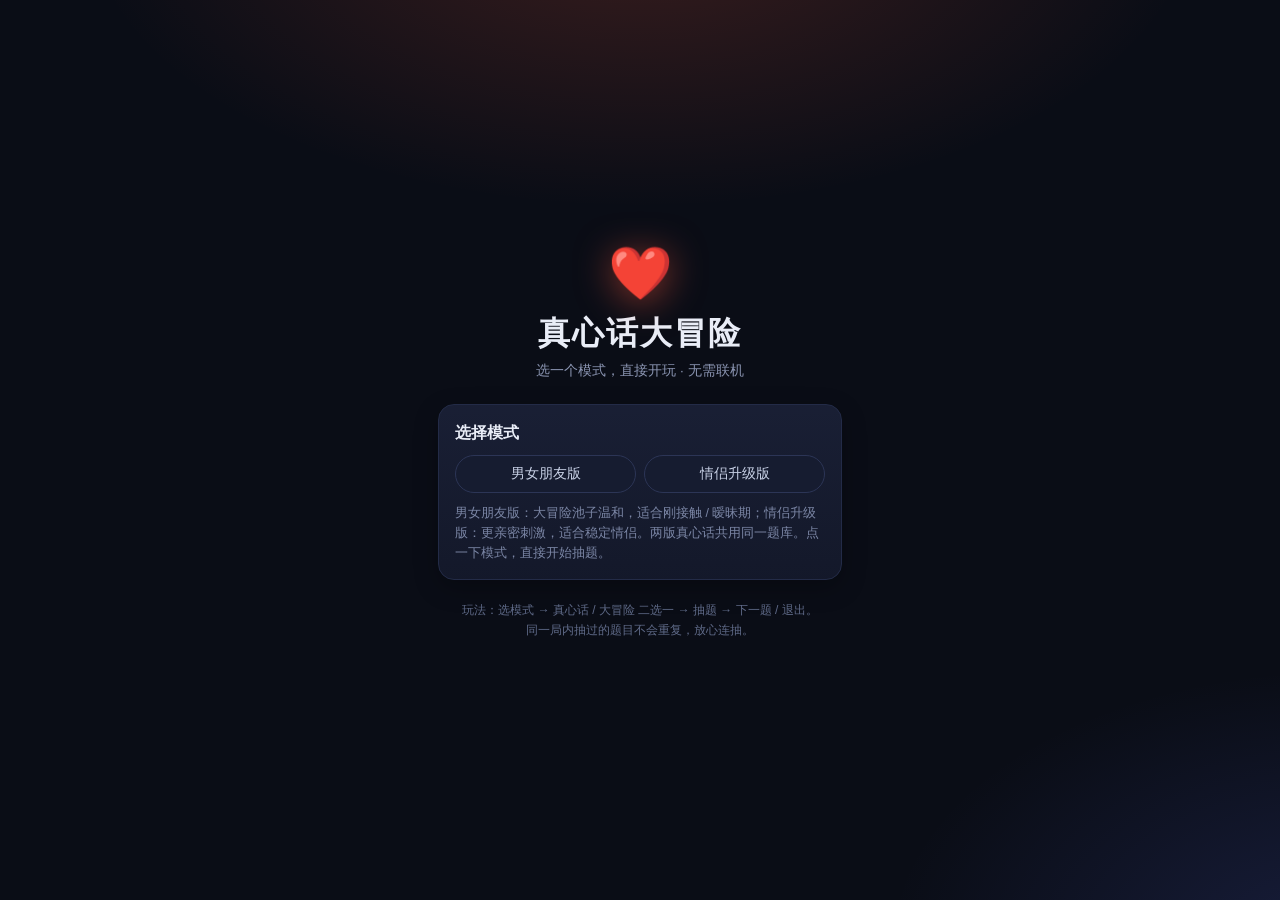
<file: number-bomb/truth-dare/index.html>
<!DOCTYPE html>
<html lang="zh-CN">
<head>
<meta charset="utf-8">
<meta name="viewport" content="width=device-width,initial-scale=1,viewport-fit=cover,user-scalable=no">
<meta name="theme-color" content="#0a0d16">
<meta name="description" content="真心话大冒险 · 纯静态网页小游戏，手机电脑都能玩，适合聚会喝酒、情侣互动。">
<title>真心话大冒险</title>
<link rel="icon" href="data:image/svg+xml,%3Csvg xmlns='http://www.w3.org/2000/svg' viewBox='0 0 64 64'%3E%3Crect x='4' y='12' width='56' height='40' rx='9' fill='%23141a2b'/%3E%3Cpath d='M20 24q6-9 12 0 6-9 12 0 6 9-12 20-18-11-12-20z' fill='%23ff3d6e'/%3E%3C/svg%3E">
<style>
*{box-sizing:border-box;-webkit-tap-highlight-color:transparent}
html{height:100%}
body{
  height:100%;margin:0;overflow:hidden;
  background:#0a0d16;
  background-image:radial-gradient(900px 480px at 50% -10%,rgba(255,95,60,.20),transparent 62%),radial-gradient(760px 460px at 105% 105%,rgba(95,115,255,.16),transparent 60%);
  color:#e9edf7;
  font:16px/1.5 -apple-system,BlinkMacSystemFont,"Segoe UI","PingFang SC","Hiragino Sans GB","Microsoft YaHei",sans-serif;
  -webkit-text-size-adjust:100%;
}
input,button,select{font-family:inherit;font-size:16px}
.hidden{display:none !important}
.muted{color:#8b95b2;font-size:14px;margin:6px 0}
.hint{color:#7b86a5;font-size:12.5px;line-height:1.6;margin:10px 0 0}
h1,h2,h3{margin:0}
h2{font-size:16px;margin-bottom:10px}

/* ---------- 通用组件（与数字炸弹一致） ---------- */
.card{
  background:linear-gradient(180deg,rgba(26,32,54,.95),rgba(20,25,43,.95));
  border:1px solid #232b47;border-radius:16px;padding:16px;
  box-shadow:0 8px 24px rgba(0,0,0,.25);
}
.btn{
  border:0;border-radius:12px;height:48px;padding:0 18px;
  background:#242c49;color:#e9edf7;font-weight:600;cursor:pointer;
  transition:transform .12s ease,filter .12s ease,opacity .12s ease;
  display:inline-flex;align-items:center;justify-content:center;white-space:nowrap;
}
.btn:active{transform:scale(.97)}
.btn.primary{background:linear-gradient(135deg,#ff8a3d,#ff3d6e);color:#fff;box-shadow:0 8px 20px rgba(255,80,90,.28)}
.btn.block{width:100%;margin-top:14px}
.btn:disabled{opacity:.42;cursor:not-allowed;box-shadow:none}
.btn-row{display:flex;gap:10px;margin-top:14px}
.btn-row .btn{flex:1 1 0;padding:0 10px}
.mini{
  border:1px solid #2c3556;background:#1b2238;color:#c8d1e6;
  border-radius:9px;height:30px;padding:0 10px;font-size:12.5px;cursor:pointer;
}
.mini.ghost{background:transparent}

/* ---------- 屏幕 ---------- */
.screen{display:none;height:100%}
.screen.active{display:flex;flex-direction:column}
#screen-mode{overflow-y:auto}
.home-wrap{margin:auto;width:100%;max-width:440px;padding:28px 18px calc(28px + env(safe-area-inset-bottom))}
.brand{text-align:center;margin-bottom:22px}
.logo{font-size:52px;line-height:1;filter:drop-shadow(0 6px 18px rgba(255,90,60,.5))}
.brand h1{font-size:28px;margin:10px 0 4px;letter-spacing:2px}
.brand p{color:#8b95b2;font-size:13.5px;margin:0}
.foot-note{text-align:center;color:#5f6a88;font-size:12px;margin-top:20px;line-height:1.7}

/* 模式选择：与数字炸弹「位数选择」一致的胶囊按钮 */
.pills{display:flex;gap:8px;margin:0 0 2px}
.pill{
  flex:1 1 0;min-width:0;white-space:nowrap;text-align:center;
  border:1px solid #2c3556;background:#161c30;color:#c8d1e6;border-radius:999px;
  height:38px;padding:0 8px;font-size:14px;cursor:pointer;
}
.pill.on{background:linear-gradient(135deg,#ff8a3d,#ff3d6e);border-color:transparent;color:#fff;font-weight:600}

/* ---------- 游戏页 ---------- */
#screen-play{overflow:hidden}
.topbar{
  flex:0 0 auto;display:flex;align-items:center;justify-content:space-between;gap:10px;
  padding:10px 12px;padding-top:calc(10px + env(safe-area-inset-top));
  background:rgba(13,17,32,.94);border-bottom:1px solid #1e2540;backdrop-filter:blur(8px);
}
.topbar .title{font-size:17px;font-weight:700;letter-spacing:1px}
.topbar .mode-badge{
  font-size:11.5px;color:#ffb020;border:1px solid #3a3350;background:#1b1a2c;border-radius:999px;padding:3px 9px;
}
.main{
  flex:1 1 auto;min-height:0;overflow-y:auto;padding:12px 12px calc(16px + env(safe-area-inset-bottom));
  display:flex;flex-direction:column;gap:12px;-webkit-overflow-scrolling:touch;
}
.center-box{margin:auto;width:100%;max-width:520px;display:flex;flex-direction:column;gap:12px}

/* 二选一两个大按钮 */
.pick-card{padding:18px 16px}
.pick-card h2{font-size:16px;text-align:center;color:#c8d1e6;margin-bottom:14px}
.pick-btn{
  width:100%;height:64px;font-size:20px;font-weight:700;border-radius:14px;letter-spacing:2px;
}
.pick-btn + .pick-btn{margin-top:12px}
.pick-btn.dare{background:linear-gradient(135deg,#ff8a3d,#ff3d6e);color:#fff;box-shadow:0 8px 22px rgba(255,80,90,.3)}
.pick-btn.truth{background:#242c49;color:#e9edf7}

/* 题目大卡片 */
.q-card{
  text-align:center;padding:28px 20px;
  background:linear-gradient(180deg,#1c2340,#141a2c);border:1px solid #2c3556;
  border-radius:20px;box-shadow:0 12px 34px rgba(0,0,0,.4);
  animation:pop .22s ease;
}
@keyframes pop{from{transform:scale(.94);opacity:0}to{transform:scale(1);opacity:1}}
.q-kicker{
  display:inline-block;font-size:12.5px;font-weight:700;letter-spacing:2px;
  border-radius:999px;padding:4px 12px;margin-bottom:18px;
}
.q-kicker.truth{background:rgba(255,138,61,.16);color:#ffb020;border:1px solid #45331f}
.q-kicker.dare{background:rgba(65,140,255,.16);color:#79b0ff;border:1px solid #26375c}
.q-text{
  font-size:21px;line-height:1.85;font-weight:600;color:#fff;
  letter-spacing:.5px;word-break:break-word;
}
.q-foot{margin-top:18px;font-size:12px;color:#6d7796}
.drink-banner{margin-top:14px;background:rgba(255,138,61,.16);border:1px solid #ff8a3d;border-radius:14px;padding:14px;text-align:center}
.drink-banner b{font-size:19px;color:#ffb020}
.drink-banner p{margin:6px 0 0;font-size:13px;color:#c8d1e6}
.skip-note{text-align:center;font-size:12.5px;color:#8b95b2;margin-top:10px}

/* 桌面端微调 */
@media (min-width:760px){
  .brand h1{font-size:32px}
  .q-text{font-size:23px}
}
</style>
</head>
<body>

<!-- ============ 模式选择（主页） ============ -->
<section id="screen-mode" class="screen active">
  <div class="home-wrap">
    <div class="brand">
      <div class="logo">❤️</div>
      <h1>真心话大冒险</h1>
      <p>选一个模式，直接开玩 · 无需联机</p>
    </div>

    <div class="card">
      <h2>选择模式</h2>
      <div class="pills">
        <button class="pill" data-action="mode" data-v="date">男女朋友版</button>
        <button class="pill" data-action="mode" data-v="couple">情侣升级版</button>
      </div>
      <p class="hint">男女朋友版：大冒险池子温和，适合刚接触 / 暧昧期；情侣升级版：更亲密刺激，适合稳定情侣。两版真心话共用同一题库。点一下模式，直接开始抽题。</p>
    </div>

    <p class="foot-note">
      玩法：选模式 → 真心话 / 大冒险 二选一 → 抽题 → 下一题 / 退出。<br>
      同一局内抽过的题目不会重复，放心连抽。
    </p>
  </div>
</section>

<!-- ============ 游戏页 ============ -->
<section id="screen-play" class="screen">
  <header class="topbar">
    <div class="title">真心话大冒险</div>
    <div style="display:flex;align-items:center;gap:8px">
      <span id="mode-badge" class="mode-badge">男女朋友版</span>
      <button class="mini ghost" data-action="exit">退出</button>
    </div>
  </header>
  <main id="play-main" class="main"></main>
</section>

<script src="truth-dare.js"></script>
<script>
(function () {
  'use strict';

  function $(id) { return document.getElementById(id); }
  function esc(v) {
    return String(v == null ? '' : v).replace(/[&<>"']/g, function (c) {
      return { '&': '&amp;', '<': '&lt;', '>': '&gt;', '"': '&quot;', "'": '&#39;' }[c];
    });
  }

  var MODE_LABEL = { date: '男女朋友版', couple: '情侣升级版' };

  var S = {
    mode: null,
    deck: null,
    kind: null,     // null | 'truth' | 'dare'
    text: '',
    cat: '',
    skips: 0,       // 本轮大冒险已换题次数（上限 3）
    drink: false    // 换满 3 次后锁定罚喝
  };

  function showScreen(id) {
    var list = document.querySelectorAll('.screen');
    for (var i = 0; i < list.length; i++) list[i].classList.remove('active');
    $(id).classList.add('active');
  }

  /* ---------------- 渲染游戏区 ---------------- */
  function renderPlay() {
    $('mode-badge').textContent = MODE_LABEL[S.mode] || '';

    if (!S.kind) {
      $('play-main').innerHTML =
        '<div class="center-box">' +
          '<div class="card pick-card">' +
            '<h2>选一个，开始抽题</h2>' +
            '<button class="btn pick-btn dare" data-action="pick" data-v="dare">大冒险</button>' +
            '<button class="btn pick-btn truth" data-action="pick" data-v="truth">真心话</button>' +
            '<p class="hint" style="text-align:center;margin-top:14px">真心话和大冒险合计最多换 3 次，换满就没有下一题了，先喝一杯。</p>' +
          '</div>' +
        '</div>';
      return;
    }

    var isTruth = (S.kind === 'truth');
    var left = Math.max(0, 3 - (S.skips || 0));
    var foot = '已抽 ' + S.drawn + ' 题 · 同类型继续抽不重复 · 已换 ' + (S.skips || 0) + '/3 次';
    var btns;
    if (S.drink) {
      btns = '<div class="drink-banner"><b>别选了，罚喝一杯！🍺</b>' +
             '<p>已经换了 3 次了，先喝一杯，没有下一题了。这道题要么现在做，要么认罚喝一杯。</p></div>' +
             '<div class="btn-row">' +
               '<button class="btn primary" data-action="exit">认罚喝一杯</button>' +
               '<button class="btn" data-action="exit">做这道题</button>' +
             '</div>';
    } else {
      btns = '<div class="btn-row">' +
               '<button class="btn primary" data-action="next">换一题（还剩 ' + left + ' 次）</button>' +
               '<button class="btn" data-action="exit">退出</button>' +
             '</div>' +
             '<div class="skip-note">真心话和大冒险合计最多换 3 次，第 3 次换完就没有下一题了，先喝一杯</div>';
    }
    $('play-main').innerHTML =
      '<div class="center-box">' +
        '<div class="q-card">' +
          '<span class="q-kicker ' + (isTruth ? 'truth' : 'dare') + '">' +
            (isTruth ? '真心话' : '大冒险') + (S.cat && !isTruth ? ' · ' + catLabel(S.cat) : '') +
          '</span>' +
          '<div class="q-text">' + esc(S.text) + '</div>' +
          '<div class="q-foot">' + foot + '</div>' +
        '</div>' + btns +
      '</div>';
  }

  var CAT_LABEL = {
    hand: '手部互动', shoulder: '肩颈与依偎', waist: '腰部与拥抱', face: '近距离对视',
    drink: '饮品与喂食', carry: '公主抱与进阶', warm: '气氛升温',
    kiss: '亲吻', sit: '坐姿', upper: '上身', vibe: '氛围'
  };
  function catLabel(k) { return CAT_LABEL[k] || ''; }

  /* ---------------- 流程 ---------------- */
  function chooseMode(mode) {
    S.mode = (mode === 'couple') ? 'couple' : 'date';
    S.deck = window.TruthDare.createDeck(S.mode);
    S.kind = null; S.text = ''; S.cat = ''; S.drawn = 0; S.skips = 0; S.drink = false;
    showScreen('screen-play');
    renderPlay();
  }

  function pick(kind) {
    if (!S.deck) return;
    S.kind = (kind === 'dare') ? 'dare' : 'truth';
    // 换种类不重置：真心话+大冒险合计最多换 3 次
    var q = S.deck.draw(S.kind);
    S.text = q.text; S.cat = q.cat || '';
    S.drawn = 1;
    renderPlay();
  }

  function next() {
    if (!S.deck || !S.kind) return;
    if (S.drink) return;
    if (S.kind === 'dare' && S.deck.noteSkipped) S.deck.noteSkipped(S.text);
    if ((S.skips || 0) >= 3) { S.drink = true; renderPlay(); return; }
    S.skips = (S.skips || 0) + 1;
    var q = S.deck.draw(S.kind);
    S.text = q.text; S.cat = q.cat || '';
    S.drawn++;
    if ((S.skips || 0) >= 3) S.drink = true;
    renderPlay();
  }

  function exitPlay() {
    S.deck = null; S.kind = null; S.text = ''; S.cat = ''; S.drawn = 0; S.skips = 0; S.drink = false;
    showScreen('screen-mode');
  }

  document.addEventListener('click', function (e) {
    var el = e.target && e.target.closest ? e.target.closest('[data-action]') : null;
    if (!el) return;
    var act = el.getAttribute('data-action');
    if (act === 'mode') chooseMode(el.getAttribute('data-v'));
    else if (act === 'pick') pick(el.getAttribute('data-v'));
    else if (act === 'next') next();
    else if (act === 'exit') exitPlay();
  });
})();
</script>
</body>
</html>
</file>
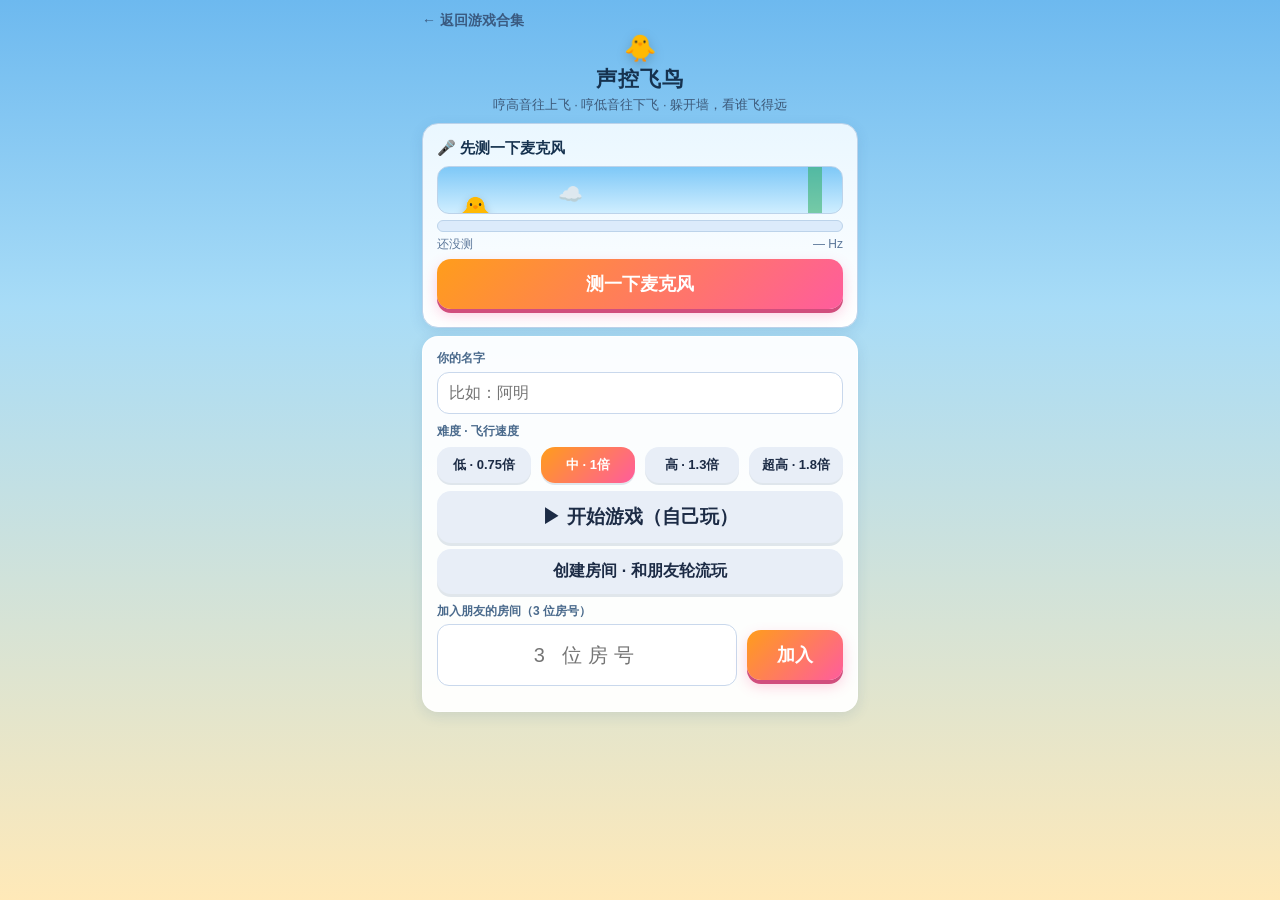
<file: number-bomb/voice-bird/index.html>
<!DOCTYPE html>
<html lang="zh-CN">
<head>
<meta charset="utf-8">
<meta name="viewport" content="width=device-width,initial-scale=1,viewport-fit=cover,user-scalable=no">
<meta name="theme-color" content="#0a0d16">
<title>声控飞鸟 · 声音越高飞得越高</title>
<style>
*{box-sizing:border-box;-webkit-tap-highlight-color:transparent}
html,body{margin:0;padding:0;min-height:100%}
body{background:linear-gradient(180deg,#6db9ef 0%,#a8dcf7 34%,#ffe9b8 100%);background-attachment:fixed;color:#1c2b45;font:16px/1.55 -apple-system,BlinkMacSystemFont,"Segoe UI","PingFang SC","Hiragino Sans GB","Microsoft YaHei",sans-serif;-webkit-text-size-adjust:100%}
.wrap{max-width:460px;margin:0 auto;padding:calc(8px + env(safe-area-inset-top)) 12px calc(16px + env(safe-area-inset-bottom))}
a.back{color:#3a5a80;text-decoration:none;font-size:14px;font-weight:700}
.hero{text-align:center;padding:2px 0 0}
.hero .mascot{font-size:26px;line-height:1;filter:drop-shadow(0 4px 6px rgba(0,0,0,.18))}
.hero h1{margin:2px 0 0;font-size:21px;color:#16324f;letter-spacing:1px}
.hero .sub{color:#3d5a7a;font-size:13px;margin:0}
.card{background:rgba(255,255,255,.94);border:1px solid rgba(255,255,255,.9);border-radius:16px;padding:12px 14px;margin:8px 0;box-shadow:0 4px 14px rgba(30,80,140,.12)}
.steps{margin:4px 0 0;padding:0;list-style:none}
.steps li{display:flex;gap:8px;margin:5px 0;color:#33506e;font-size:13.5px;align-items:flex-start}
.steps .n{flex:0 0 20px;height:20px;border-radius:50%;background:#ffb020;color:#fff;text-align:center;line-height:20px;font-weight:800;font-size:12px}
.steps b{color:#e07b00}
.btn{display:block;width:100%;padding:12px;border:0;border-radius:14px;background:#e8eef7;color:#1c2b45;font-size:16px;font-weight:800;cursor:pointer;margin:6px 0;box-shadow:0 3px 0 rgba(20,60,110,.12)}
.btn.primary{background:linear-gradient(135deg,#ff9d1b,#ff5c9d);color:#fff;font-size:18px;padding:13px;box-shadow:0 4px 0 #d14e7d,0 6px 14px rgba(255,92,157,.3)}
.btn.ghost{background:#fff;border:1.5px solid #c9d8ec;box-shadow:none}
.btn.small{width:auto;display:inline-block;padding:9px 15px;font-size:14px;margin:4px 4px 0 0;box-shadow:0 2px 0 rgba(20,60,110,.12)}
.btn:disabled{opacity:.45;cursor:not-allowed}
input{width:100%;padding:11px;border-radius:12px;border:1.5px solid #c9d8ec;background:#fff;color:#1c2b45;font-size:16px}
label{display:block;color:#4a6a8c;font-size:12px;font-weight:700;margin:8px 0 4px}
.row{display:flex;gap:10px}.row>*{flex:1}
.muted{color:#5a7699;font-size:12px}
.hint{color:#5a7699;font-size:12.5px;line-height:1.5}
.pill{display:inline-block;border:1.5px solid #bcd3ea;background:#eaf4ff;border-radius:999px;padding:4px 10px;font-size:12px;color:#33506e;margin:2px 4px 2px 0;font-weight:700}
canvas{width:auto;max-width:100%;height:40vh;display:block;border-radius:16px;background:linear-gradient(180deg,#7ec8f7 0%,#bfe6ff 45%,#ffe9b0 100%);border:2px solid #fff;box-shadow:0 6px 20px rgba(30,80,140,.2);touch-action:none;margin:0 auto}
.meter{height:12px;border-radius:999px;background:#dcebfb;border:1px solid #bcd3ea;overflow:hidden;margin:6px 0 3px}
.meter i{display:block;height:100%;width:0%;background:linear-gradient(90deg,#2fae5f,#ffb020,#ff5c9d)}
.meter-row{display:flex;justify-content:space-between;color:#5a7699;font-size:12px}
.score{display:flex;gap:8px;justify-content:center;align-items:center;flex-wrap:wrap}
.score .chip{background:#eaf4ff;border:1.5px solid #bcd3ea;border-radius:999px;padding:3px 10px;font-size:13px;font-weight:700}
.score .chip b{color:#e07b00;font-size:16px}
.hidden{display:none!important}
#toast{position:fixed;left:50%;bottom:28px;transform:translateX(-50%);background:#16324f;color:#fff;padding:10px 16px;border-radius:999px;font-size:14px;z-index:9;max-width:92vw;text-align:center;box-shadow:0 6px 18px rgba(0,0,0,.3)}
table{width:100%;border-collapse:collapse;font-size:15px}
td,th{padding:8px 4px;border-bottom:1px solid #dcebfb;text-align:left}
td:last-child,th:last-child{text-align:right}
.win{color:#e07b00;font-weight:800}
.preview{position:relative;height:48px;border-radius:12px;background:linear-gradient(180deg,#7ec8f7,#cfeeff);overflow:hidden;margin-top:6px;border:1.5px solid #bcd3ea}
.preview .bird{position:absolute;left:20px;font-size:28px;top:23px;transition:top .12s linear;filter:drop-shadow(0 3px 4px rgba(0,0,0,.2))}
.preview .wall{position:absolute;right:20px;top:0;bottom:0;width:14px;background:#2fae5f;opacity:.55}
.preview .cloud{position:absolute;font-size:20px;opacity:.9}
.ok{color:#1d8a46;font-weight:700}.bad{color:#e0314f;font-weight:700}
.big-start{font-size:19px!important;padding:13px!important}
.diff-btn{flex:1;padding:9px 2px!important;font-size:13px!important;margin:2px 0!important}
.diff-btn.on{background:linear-gradient(135deg,#ff9d1b,#ff5c9d)!important;color:#fff!important;border-color:transparent!important}
.mic-card{background:linear-gradient(180deg,#eaf7ff,#fff);border:1.5px solid #bcd3ea}
.section-title{font-size:15px;font-weight:800;color:#16324f;margin:0 0 2px}
</style>
</head>
<body>
<div class="wrap">
<a class="back" href="../">← 返回游戏合集</a>
<div class="hero" id="hero">
  <div class="mascot">🐥</div>
  <h1>声控飞鸟</h1>
  <p class="sub">哼高音往上飞 · 哼低音往下飞 · 躲开墙，看谁飞得远</p>
</div>

<div id="screen-home">
  <div class="card mic-card">
    <div class="section-title">🎤 先测一下麦克风</div>
    <div class="preview"><span class="cloud" style="left:120px;top:12px">☁️</span><span class="cloud" style="left:230px;top:44px">☁️</span><div class="bird" id="preview-bird">🐥</div><div class="wall"></div></div>
    <div class="meter"><i id="test-meter"></i></div>
    <div class="meter-row"><span id="test-status">还没测</span><span id="test-freq">— Hz</span></div>
    <button class="btn primary" data-action="mic-test" id="btn-mic-test">测一下麦克风</button>

  </div>
  <div class="card">
    <label style="margin-top:0">你的名字</label>
    <input id="input-name" maxlength="10" placeholder="比如：阿明">
    <label>难度 · 飞行速度</label>
    <div class="row" id="diff-row">
      <button class="btn small diff-btn" data-action="diff" data-diff="low">低 · 0.75倍</button>
      <button class="btn small diff-btn on" data-action="diff" data-diff="mid">中 · 1倍</button>
      <button class="btn small diff-btn" data-action="diff" data-diff="high">高 · 1.3倍</button>
      <button class="btn small diff-btn" data-action="diff" data-diff="super">超高 · 1.8倍</button>
    </div>
    <button class="btn big-start" data-action="solo">▶ 开始游戏（自己玩）</button>
    <button class="btn" data-action="create">创建房间 · 和朋友轮流玩</button>
    <label>加入朋友的房间（3 位房号）</label>
    <div class="row">
      <input id="input-code" inputmode="numeric" maxlength="3" placeholder="3 位房号" style="letter-spacing:6px;text-align:center;font-size:20px">
      <button class="btn primary" data-action="join" style="flex:0 0 96px">加入</button>
    </div>
    <p class="hint" id="home-tip"></p>

  </div>
</div>

<div id="screen-room" class="card hidden">
  <div class="section-title">房间号</div>
  <div style="text-align:center"><b id="room-code" style="letter-spacing:8px;color:#e07b00;font-size:34px">---</b></div>
  <div style="text-align:center">
    <button class="btn small" data-action="copy-code">复制房号</button>
    <button class="btn small" data-action="copy-link">复制邀请链接</button>
  </div>
  <div id="players" style="margin-top:12px"></div>
  <button class="btn primary big-start" data-action="start-match" id="btn-start">▶ 开始比赛</button>
  <p class="hint" id="room-tip">房主点上面“开始比赛”。先玩的是 1 号玩家。</p>
  <button class="btn ghost" data-action="leave">离开房间</button>
</div>

<div id="screen-game" class="hidden">
  <div class="card" style="margin-top:0">
    <div class="score"><span class="chip" id="turn-name">—</span><span class="chip">距离 <b id="score-now">0</b> 米</span><span class="chip">穿墙 <b id="pipes-now">0</b></span><span class="chip" id="diff-now">中 · 1倍</span></div>
    <div class="muted" id="turn-status" style="text-align:center;margin-top:8px">—</div>
    <button class="btn big-start" data-action="my-start" id="btn-big-start">▶ 开始游戏</button>
    <canvas id="cv" width="360" height="560"></canvas>
    <div id="mic-box">
      <div class="meter"><i id="meter-fill"></i></div>
      <div class="meter-row"><span>音量</span><span id="freq-now">— Hz</span><span>高↑ 低↓</span></div>
      <p class="muted" id="mic-live-tip">哼高音往上、哼低音往下。3 秒没听到声音会提示你。</p>
      <div class="row" style="margin-top:8px">
        <button class="btn small" data-action="cal-low">记我的低音</button>
        <button class="btn small" data-action="cal-high">记我的高音</button>
      </div>
    </div>
    <div class="row">
      <button class="btn ghost" data-action="give-up" id="btn-give-up">放弃本轮</button>
      <button class="btn ghost" data-action="back-lobby" id="btn-back-lobby">回大厅 / 离开</button>
    </div>
  </div>
  <div class="card" style="padding:8px 14px">
    <div id="scoreboard" class="muted"></div>
  </div>
</div>

<div id="screen-done" class="card hidden">
  <h2 style="margin:0;color:#16324f">🏆 比赛结束</h2>
  <div id="result"></div>
  <button class="btn primary" data-action="again">再比一局（换顺序）</button>
  <button class="btn ghost" data-action="back-lobby">回大厅</button>
</div>
</div>
<div id="toast" class="hidden"></div>
<script src="vendor/peerjs.min.js"></script>
<script>
if (typeof window.Peer !== 'function') {
  (function loadPeer(){
    var urls=['https://unpkg.com/peerjs@1.5.4/dist/peerjs.min.js','https://cdn.jsdelivr.net/npm/peerjs@1.5.4/dist/peerjs.min.js'];
    var i=0;
    function next(){ if(i>=urls.length) return; var s=document.createElement('script'); s.src=urls[i++]; s.onload=function(){window.__peerReady=true}; s.onerror=next; document.head.appendChild(s); }
    next();
  })();
}
</script>
<script>
(function(){
'use strict';
var W=360,H=560,GROUND=520;
var $=function(id){return document.getElementById(id)};
function esc(v){return String(v==null?'':v).replace(/[&<>"']/g,function(c){return{'&':'&amp;','<':'&lt;','>':'&gt;','"':'&quot;',"'":'&#39;'}[c]})}
function toast(m){var el=$('toast');if(!el)return;el.textContent=m;el.classList.remove('hidden');setTimeout(function(){el.classList.add('hidden')},2400)}
function rand3(){var s='';for(var i=0;i<3;i++)s+=Math.floor(Math.random()*10);return s}
function digitsOnly(v){return String(v==null?'':v).replace(/[^0-9]/g,'')}
var DIFFS={low:{name:'低',mult:0.75},mid:{name:'中',mult:1},high:{name:'高',mult:1.3},super:{name:'超高',mult:1.8}};
function mapFreqToY(freq,low,high){
  if(!freq||freq<=0)return GROUND-40;
  if(freq<=low)return GROUND-40;
  if(freq>=high)return 50;
  var t=(Math.log(freq)-Math.log(low))/(Math.log(high)-Math.log(low));
  return (GROUND-40)-t*((GROUND-40)-50);
}
function autoPitch(buf,sampleRate){
  var SIZE=buf.length,rms=0;
  for(var i=0;i<SIZE;i++)rms+=buf[i]*buf[i];
  rms=Math.sqrt(rms/SIZE);
  if(rms<0.01)return {freq:null,rms:rms};
  var c=new Array(SIZE).fill(0);
  for(var lag=0;lag<SIZE;lag++){var s=0;for(var j=0;j<SIZE-lag;j++)s+=buf[j]*buf[j+lag];c[lag]=s}
  var d=0;while(d<SIZE-1&&c[d]>c[d+1])d++;
  var maxVal=-1,maxLag=-1;
  var minLag=Math.floor(sampleRate/600),maxLag2=Math.floor(sampleRate/80);
  for(var l=Math.max(d,minLag);l<=Math.min(maxLag2,SIZE-1);l++){if(c[l]>maxVal){maxVal=c[l];maxLag=l}}
  if(maxLag<=0)return {freq:null,rms:rms};
  return {freq:sampleRate/maxLag,rms:rms};
}
var S={
  role:null, peer:null, code:'', myNum:0, myName:'',
  host:null, pub:null, conns:{}, hostConn:null,
  cal:{low:130,high:440}, smoothFreq:0, lastFreqAt:0, testRms:0,
  micOn:false, micTested:false, dragMode:false, dragging:false,
  local:null, playing:false, raf:0, audio:null, noSoundAt:0, diff:'mid'
};
window.__VBDBG={S:S,DIFFS:DIFFS,mapFreqToY:mapFreqToY,autoPitch:autoPitch,runStep:runStep,crashStep:crashStep,draw:draw,meters:meters,newRun:newRun};
function newHostState(code){
  return {code:code,phase:'lobby',players:[],turnNum:0,turnIndex:0,scores:{},live:null,lastFrameAt:0,diff:'mid'};
}
function hostPublic(){
  var h=S.host;if(!h)return null;
  return {code:h.code,phase:h.phase,
    players:h.players.map(function(p){return{num:p.num,name:p.name,online:p.online}}),
    turnNum:h.turnNum,turnIndex:h.turnIndex,diff:h.diff||'mid',
    scores:Object.assign({},h.scores),live:h.live?Object.assign({},h.live,{pipes:h.live.pipes.map(function(p){return{ x:p.x,side:p.side,h:p.h,passed:p.passed}}) }):null};
}
function hostBroadcast(){
  S.pub=hostPublic();
  var payload={t:'state',state:S.pub};
  Object.keys(S.conns).forEach(function(pid){try{var c=S.conns[pid].conn;if(c&&c.open)c.send(payload)}catch(e){}});
  render();
}
function hostSend(conn,obj){try{if(conn&&conn.open)conn.send(obj)}catch(e){}}
function newRun(){return {y:280,targetY:280,pipes:[],frame:0,dist:0,passed:0,alive:true,spawn:0,since:0,nextGap:260,crash:null}}
function runStep(run,freq,mult){
  mult=mult||1;
  if(freq&&freq>0){run.targetY=mapFreqToY(freq,S.cal.low,S.cal.high)}
  else{run.targetY=Math.min(GROUND-40,run.targetY+6)}
  run.y+=(run.targetY-run.y)*0.22;
  if(run.y<24)run.y=24; if(run.y>GROUND-20)run.y=GROUND-20;
  /* 掉到地上：要一直飞才能前进，落到地上不动（没声音、没在拖）2.5 秒就判掉地 */
  if(run.y>=GROUND-44&&!(freq&&freq>0)&&!S.dragging){run.groundT=(run.groundT||0)+1}else{run.groundT=0}
  if(run.groundT>150&&!run.crash){run.crash={t:0,y:run.y,poopY:null,poopVy:0,slideY:null,done:false,pipeX:null,ground:true};run.alive=false}
  run.spawn++;
  run.since+=2.0*mult;
  if(run.since>=run.nextGap){run.since=0;var sd=Math.random()<0.5?'top':'bottom';var hh=80+Math.random()*232;run.pipes.push({x:W+10,side:sd,h:hh,passed:false});run.nextGap=300+Math.random()*150}
  for(var i=0;i<run.pipes.length;i++){
    var p=run.pipes[i];p.x-=2.0*mult;run.dist+=2.0*mult;
    if(!p.passed&&p.x+62<90-16){p.passed=true;run.passed++}
    if(128>p.x&&90-16<p.x+62){
      var hit=(p.side==='top')?(run.y-16<p.h):(run.y+16>GROUND-p.h);
      if(hit){if(!run.crash)run.crash={t:0,y:run.y,poopY:null,poopVy:0,slideY:null,done:false,pipeX:p.x};run.alive=false}
    }
  }
  run.pipes=run.pipes.filter(function(p){return p.x>-80});
  run.frame++;
  return run;
}
function meters(run){return Math.floor(run.dist/25)}
/* 撞墙搞笑动画：脸贴墙(0-24帧) -> 掉坨屎(25-59帧) -> 慢慢滑下墙(60帧起) */
function crashStep(run){
  var c=run.crash;if(!c)return true;
  c.t++;
  if(c.t>=25&&c.poopY==null){c.poopY=c.y+14;c.poopVy=0}
  if(c.poopY!=null&&c.poopY<GROUND-8){c.poopVy+=0.9;c.poopY+=c.poopVy;if(c.poopY>=GROUND-8)c.poopY=GROUND-8}
  if(c.t>=60){if(c.slideY==null)c.slideY=c.y;c.slideY=Math.min(GROUND-20,c.slideY+6);if(c.slideY>=GROUND-20)c.done=true}
  if(c.t>240)c.done=true;
  return c.done;
}
function stopMic(){
  if(S.audio){
    try{if(S.audio.stream){S.audio.stream.getTracks().forEach(function(t){t.stop()})} }catch(e){}
    try{if(S.audio.ctx)S.audio.ctx.close()}catch(e){}
    S.audio=null;
  }
  S.micOn=false;
}
function currentFreq(){
  if(S.smoothFreq&&Date.now()-S.lastFreqAt<600)return S.smoothFreq;
  return 0;
}
function startMicTest(){
  if(S.micOn){toast('麦克风已经在测了，哼一声试试');return}
  if(!navigator.mediaDevices||!navigator.mediaDevices.getUserMedia){
    $('test-status').innerHTML='<span class="bad">这台设备不支持麦克风</span>，用手指在画面上下拖动也能玩';
    S.dragMode=true;return;
  }
  $('test-status').textContent='正在请求麦克风权限…';
  navigator.mediaDevices.getUserMedia({audio:{echoCancellation:true,noiseSuppression:true}})
    .then(function(stream){
      var ctx=new (window.AudioContext||window.webkitAudioContext)();
      if(ctx.resume)ctx.resume();
      var src=ctx.createMediaStreamSource(stream);
      var an=ctx.createAnalyser();an.fftSize=2048;src.connect(an);
      var buf=new Float32Array(an.fftSize);
      var freqBuf=new Uint8Array(an.frequencyBinCount);
      S.audio={ctx:ctx,stream:stream,an:an,buf:buf,freqBuf:freqBuf};
      S.micOn=true;S.micTested=true;S.dragMode=false;
      $('test-status').innerHTML='<span class="ok">麦克风已开</span>，哼“啊——”由低到高';
      $('btn-mic-test').textContent='麦克风已开 ✓ 再点一次是重测';
      (function loop(){
        if(!S.micOn||!S.audio)return;
        an.getFloatTimeDomainData(buf);
        var r=autoPitch(buf,ctx.sampleRate);
        var f=r.freq;
        if(!f&&r.rms>0.03){
          an.getByteFrequencyData(freqBuf);
          var pk=0,pv=0;for(var i=1;i<freqBuf.length;i++){if(freqBuf[i]>pv){pv=freqBuf[i];pk=i}}
          if(pv>40)f=pk*ctx.sampleRate/an.fftSize;
        }
        S.testRms=r.rms;
        if(f){S.smoothFreq=S.smoothFreq?S.smoothFreq*0.6+f*0.4:f;S.lastFreqAt=Date.now()}
        $('test-meter').style.width=Math.max(0,Math.min(100,r.rms*600))+'%';
        $('test-freq').textContent=f?Math.round(f)+' Hz':'— Hz';
        var bird=$('preview-bird');
        if(bird&&f){var y=mapFreqToY(f,S.cal.low,S.cal.high);bird.style.top=Math.max(0,Math.min(78,y/560*100))+'px'}
        else if(bird&&!f){bird.style.top='43px'}
        requestAnimationFrame(loop);
      })();
    })
    .catch(function(){
      $('test-status').innerHTML='<span class="bad">麦克风被拒了</span>：点浏览器地址栏的锁/权限，把麦克风改成允许再刷新；或者用手指拖动也能玩';
      S.dragMode=true;
    });
}
function draw(live,activeName){
  var cv=$('cv');if(!cv)return;var ctx=cv.getContext('2d');
  ctx.clearRect(0,0,W,H);
  ctx.fillStyle='rgba(255,255,255,.85)';
  [[70,70,26],[102,62,20],[300,110,22],[268,118,15]].forEach(function(c){ctx.beginPath();ctx.arc(c[0],c[1],c[2],0,Math.PI*2);ctx.fill()});
  ctx.fillStyle='#7ec850';ctx.fillRect(0,GROUND,W,H-GROUND);
  ctx.fillStyle='#5da83a';ctx.fillRect(0,GROUND,W,6);
  if(live&&live.pipes){
    live.pipes.forEach(function(p){
      ctx.fillStyle='#2fae5f';
      if(p.side==='top'){ctx.fillRect(p.x,0,62,p.h)}
      else{ctx.fillRect(p.x,GROUND-p.h,62,p.h)}
      var lipY=(p.side==='top')?p.h-10:GROUND-p.h;
      ctx.fillStyle='#1d8a46';ctx.fillRect(p.x,lipY,62,10);
      ctx.fillStyle='#7ee2a0';ctx.fillRect(p.x+4,lipY,6,10);
    });
  }
  var y=live?live.y:280;
  var cr=live&&live.crash;
  var by=(cr&&cr.slideY!=null)?cr.slideY:y;
  var bsx=1,bsy=1;
  if(cr){if(cr.t<60){bsx=0.55;bsy=1.15}else{bsx=0.7;bsy=1.1}}
  /* 撞墙时喙尖贴在墙左面，身体往左压扁，不穿墙 */
  var bx=(cr&&cr.pipeX!=null)?cr.pipeX-38.4*bsx:90;
  /* 黄色鸟头侧面：朝右飞，3D 球面渐变 + 怒眉 + 朝右看的眼睛 + 橙喙 */
  ctx.save();
  ctx.translate(bx,by);ctx.scale(1.2*bsx,1.2*bsy);ctx.translate(-90,-y);
  /* 尾巴（后方左侧） */
  ctx.fillStyle='#e8960c';
  ctx.beginPath();ctx.moveTo(73,y+2);ctx.lineTo(60,y-3);ctx.lineTo(72,y+8);ctx.closePath();ctx.fill();
  ctx.beginPath();ctx.moveTo(73,y+8);ctx.lineTo(61,y+10);ctx.lineTo(72,y+14);ctx.closePath();ctx.fill();
  /* 头顶三根毛 */
  ctx.fillStyle='#f0a500';
  ctx.beginPath();ctx.ellipse(84,y-18,3,6,-0.5,0,Math.PI*2);ctx.fill();
  ctx.beginPath();ctx.ellipse(91,y-20,3,7,0,0,Math.PI*2);ctx.fill();
  ctx.beginPath();ctx.ellipse(98,y-18,3,6,0.5,0,Math.PI*2);ctx.fill();
  /* 脸：3D 黄色球体 */
  var g=ctx.createRadialGradient(82,y-9,3,90,y,21);
  g.addColorStop(0,'#fff6b0');g.addColorStop(0.45,'#ffd54a');g.addColorStop(1,'#e8960c');
  ctx.shadowColor='rgba(0,0,0,.28)';ctx.shadowBlur=8;ctx.shadowOffsetY=4;
  ctx.fillStyle=g;ctx.beginPath();ctx.arc(90,y,19,0,Math.PI*2);ctx.fill();
  ctx.shadowColor='transparent';ctx.shadowBlur=0;ctx.shadowOffsetY=0;
  /* 高光 */
  ctx.fillStyle='rgba(255,255,255,.5)';
  ctx.beginPath();ctx.ellipse(79,y-11,5,3,-0.5,0,Math.PI*2);ctx.fill();
  /* 翅膀 */
  ctx.fillStyle='rgba(232,150,12,.55)';
  ctx.beginPath();ctx.ellipse(78,y+6,7,4.5,-0.4,0,Math.PI*2);ctx.fill();
  /* 腮红 */
  ctx.fillStyle='rgba(255,120,120,.45)';
  ctx.beginPath();ctx.arc(97,y+7,3.5,0,Math.PI*2);ctx.fill();
  /* 眼睛：朝右看（撞墙时不画这只，改画下面那只凸出转圈的晕眼） */
  if(!cr){
    ctx.fillStyle='#fff';
    ctx.beginPath();ctx.arc(96,y-6,7,0,Math.PI*2);ctx.fill();
    ctx.fillStyle='#1a1a1a';
    ctx.beginPath();ctx.arc(98.5,y-6,3.5,0,Math.PI*2);ctx.fill();
    ctx.fillStyle='#fff';
    ctx.beginPath();ctx.arc(99.5,y-7.5,1.3,0,Math.PI*2);ctx.fill();
  }
  /* 怒眉：朝右下方压 */
  ctx.strokeStyle='#1a1a1a';ctx.lineWidth=4.5;ctx.lineCap='round';
  ctx.beginPath();ctx.moveTo(88,y-15);ctx.lineTo(102,y-11);ctx.stroke();
  /* 喙：朝右 */
  ctx.fillStyle='#ff8a3d';
  ctx.beginPath();ctx.moveTo(104,y-3);ctx.lineTo(122,y+2);ctx.lineTo(104,y+7);ctx.closePath();ctx.fill();
  ctx.fillStyle='#f07d00';
  ctx.beginPath();ctx.moveTo(105,y+6);ctx.lineTo(117,y+8);ctx.lineTo(105,y+11);ctx.closePath();ctx.fill();
  ctx.restore();
  if(cr){
    /* 晕眼：凸出、左右斜、转圈 */
    ctx.save();
    ctx.translate(bx+10,by-8);ctx.rotate(Math.sin(cr.t*0.25)*0.5);
    ctx.fillStyle='#fff';
    ctx.beginPath();ctx.ellipse(0,0,9,8,0,0,Math.PI*2);ctx.fill();
    ctx.save();ctx.rotate(cr.t*0.3);
    ctx.strokeStyle='#1a1a1a';ctx.lineWidth=2;ctx.lineCap='round';
    ctx.beginPath();ctx.moveTo(-4,-4);ctx.lineTo(4,4);ctx.moveTo(4,-4);ctx.lineTo(-4,4);ctx.stroke();
    ctx.restore();
    ctx.restore();
    if(cr.t<60){ctx.font='20px sans-serif';ctx.textAlign='center';ctx.textBaseline='middle';ctx.fillText('💫',bx-26,by-36);ctx.fillText('💫',bx+24,by-40)}
    if(cr.poopY!=null){ctx.font='22px "Apple Color Emoji","Segoe UI Emoji","Noto Color Emoji",sans-serif';ctx.textAlign='center';ctx.textBaseline='middle';ctx.fillText('💩',bx,cr.poopY)}
  }
  ctx.fillStyle='rgba(0,0,0,.55)';ctx.font='bold 15px sans-serif';ctx.textAlign='left';ctx.textBaseline='alphabetic';ctx.fillText(activeName||'',12,24);
}
function render(){
  var s=S.pub;if(!s)return;
  var hr=$('hero');if(hr)hr.classList.add('hidden');
  $('screen-home').classList.add('hidden');
  if(s.phase==='lobby'){
    $('screen-room').classList.remove('hidden');$('screen-game').classList.add('hidden');$('screen-done').classList.add('hidden');
    $('room-code').textContent=s.code||'---';
    $('players').innerHTML=s.players.map(function(p){
      return '<div><span class="pill">#'+p.num+' '+esc(p.name)+(p.num===S.myNum?'（我）':'')+'</span> '+(s.scores[p.num]!=null?'已飞 '+s.scores[p.num]+' 米':'未飞')+'</div>';
    }).join('')||'<p class="muted">等朋友进来…</p>';
    $('btn-start').style.display=(S.role==='host')?'':'none';
    var rdn=DIFFS[S.diff]||DIFFS.mid;
    $('room-tip').textContent=(S.role==='host')?'房主点上面“开始比赛”。先玩的是 1 号玩家。难度：'+rdn.name+' · '+rdn.mult+'倍。':'等房主点“开始比赛”。你是 '+(S.myNum||'')+' 号。难度：'+rdn.name+' · '+rdn.mult+'倍。';
  }else if(s.phase==='playing'){
    $('screen-room').classList.add('hidden');$('screen-game').classList.remove('hidden');$('screen-done').classList.add('hidden');
    var me=s.players.filter(function(p){return p.num===s.turnNum})[0];
    var myTurn=(s.turnNum===S.myNum)||(S.role==='solo');
    $('turn-name').textContent=me?('#'+me.num+' '+me.name):'—';
    var dn=(s.diff&&DIFFS[s.diff])?DIFFS[s.diff]:DIFFS[S.diff]||DIFFS.mid;
    $('diff-now').textContent=dn.name+' · '+dn.mult+'倍';
    $('score-now').textContent=s.live?Math.floor(s.live.dist/25):0;
    $('pipes-now').textContent=s.live?s.live.passed:0;
    $('turn-status').textContent=myTurn?'轮到你了：点上面大按钮“开始游戏”，哼高音往上、哼低音往下。':'对方正在玩，你在观战：你的麦克风没开，不会干扰对方。';
    $('btn-big-start').style.display=(myTurn&&!S.playing)?'':'none';
    $('btn-give-up').style.display=(myTurn&&S.playing)?'':'none';
    $('mic-box').style.display=myTurn?'':'none';
    $('scoreboard').innerHTML=scoreHtml(s);
    if(!S.playing)draw(s.live,me?me.name:'');
  }else if(s.phase==='done'){
    $('screen-room').classList.add('hidden');$('screen-game').classList.add('hidden');$('screen-done').classList.remove('hidden');
    var rows=s.players.map(function(p){return {p:p,sc:s.scores[p.num]||0}}).sort(function(a,b){return b.sc-a.sc});
    $('result').innerHTML='<table>'+rows.map(function(r,i){
      return '<tr><td>'+(i===0?'🏆 ':'')+'#'+r.p.num+' '+esc(r.p.name)+'</td><td class="'+(i===0?'win':'')+'">'+r.sc+' 米</td></tr>';
    }).join('')+'</table><p class="hint">赢的人是飞得最远的那个。</p>';
  }
}
function scoreHtml(s){
  return s.players.map(function(p){
    return '<div>#'+p.num+' '+esc(p.name)+'：<b>'+(s.scores[p.num]!=null?s.scores[p.num]+' 米':'还没飞')+'</b>'+(p.num===s.turnNum&&s.phase==='playing'?' ← 正在飞':'')+'</div>';
  }).join('');
}
function hostRecordCrash(num,score){
  var h=S.host;if(!h)return;
  h.scores[num]=score;
  var order=h.players.map(function(p){return p.num});
  var idx=order.indexOf(num);
  var next=null;
  for(var k=1;k<=order.length;k++){var n=order[(idx+k)%order.length];if(h.scores[n]==null){next=n;break}}
  if(next==null){h.phase='done';h.live=null;hostBroadcast();return}
  h.turnNum=next;h.turnIndex=order.indexOf(next);h.live=null;h.lastFrameAt=Date.now();hostBroadcast();
  toast('轮到 #'+next+' 了');
}
function hostStartMatch(){
  var h=S.host;if(!h||!h.players.length)return;
  h.scores={};h.turnIndex=0;h.turnNum=h.players[0].num;h.phase='playing';h.live={y:280,pipes:[],dist:0,passed:0,alive:true};h.lastFrameAt=Date.now();h.diff=S.diff;
  hostBroadcast();
}
function hostOnData(conn,data){
  var h=S.host;if(!h||!data||typeof data!=='object')return;
  var entry=S.conns[conn.peer];if(!entry)return;
  if(data.t==='join'){
    var n=1;var used={};h.players.forEach(function(p){used[p.num]=1});while(used[n])n++;
    entry.num=n;h.players.push({num:n,name:String(data.name||'玩家').slice(0,10),online:true});
    hostSend(conn,{t:'welcome',num:n,code:h.code});hostBroadcast();return;
  }
  if(!entry.num)return;
  if(data.t==='frame'&&entry.num===h.turnNum){h.live=data.live;h.lastFrameAt=Date.now();hostBroadcast();return}
  if(data.t==='crash'&&entry.num===h.turnNum){hostRecordCrash(entry.num,data.score);return}
  if(data.t==='quit'){hostRecordCrash(entry.num,data.score||0);return}
}
function hostOnLeave(conn){
  var entry=S.conns[conn.peer];if(!entry)return;
  var num=entry.num;
  if(num&&S.host){
    S.host.players.forEach(function(p){if(p.num===num)p.online=false});
    if(S.host.phase==='playing'&&S.host.turnNum===num){
      var sc=S.host.live?Math.floor(S.host.live.dist/25):0;
      delete S.conns[conn.peer];
      hostRecordCrash(num,sc);
      toast('#'+num+' 掉线了，按 '+sc+' 米算，轮到下一个人');
      return;
    }
  }
  delete S.conns[conn.peer];if(S.host)hostBroadcast();
}
setInterval(function(){
  var h=S.host;
  if(!h||h.phase!=='playing'||!h.turnNum)return;
  if(Date.now()-(h.lastFrameAt||0)>10000&&h.live){
    var sc=Math.floor(h.live.dist/25);
    hostRecordCrash(h.turnNum,sc);
    toast('10 秒没动静，按 '+sc+' 米算');
  }
},1000);
function myStart(){
  if(S.playing)return;
  var active=(S.role==='solo')||(S.pub&&S.pub.turnNum===S.myNum);
  if(!active){toast('还没轮到你');return}
  if(!S.micOn&&!S.dragMode){
    toast('先点“测一下麦克风”允许权限，或直接用手指拖动开始');
  }
  S.local=newRun();S.playing=true;S.smoothFreq=0;S.lastFreqAt=0;S.noSoundAt=Date.now();
  var lastSend=0;
  function tick(){
    if(!S.playing)return;
    var freq=currentFreq();
    var mult=S.role==='solo'?DIFFS[S.diff].mult:(S.pub&&S.pub.diff&&DIFFS[S.pub.diff]?DIFFS[S.pub.diff].mult:1);
    if(S.local.crash){crashStep(S.local)}
    else{runStep(S.local,freq,mult)}
    var live={y:S.local.y,pipes:S.local.pipes.map(function(p){return{x:p.x,side:p.side,h:p.h,passed:p.passed}}),dist:S.local.dist,passed:S.local.passed,alive:S.local.alive,crash:S.local.crash?{t:S.local.crash.t,poopY:S.local.crash.poopY,slideY:S.local.crash.slideY,pipeX:S.local.crash.pipeX}:null};
    draw(live,S.myName);
    $('score-now').textContent=meters(S.local);$('pipes-now').textContent=S.local.passed;
    $('freq-now').textContent=freq?Math.round(freq)+' Hz':'— Hz';
    $('meter-fill').style.width=Math.max(0,Math.min(100,S.testRms*600))+'%';
    if(freq){S.noSoundAt=Date.now();$('mic-live-tip').textContent='听到你了：'+Math.round(freq)+' Hz，哼高音往上、哼低音往下。'}
    else if(Date.now()-S.noSoundAt>3000){$('mic-live-tip').textContent='3 秒没听到声音：检查麦克风权限、靠近点说话，或用手指在画面上下拖动。'}
    var now=Date.now();
    if(S.role==='host'&&S.host){S.host.live=live;S.host.lastFrameAt=now;if(now-lastSend>90){lastSend=now;hostBroadcast()}}
    else if(S.role==='client'&&S.hostConn&&S.hostConn.open){if(now-lastSend>90){lastSend=now;try{S.hostConn.send({t:'frame',live:live})}catch(e){}}}
    else if(S.role==='solo'){S.pub={phase:'playing',players:[{num:1,name:S.myName,online:true}],turnNum:1,turnIndex:0,scores:{},live:live,code:''}}
    if(S.local.crash&&S.local.crash.done){myCrash();return}
    S.raf=requestAnimationFrame(tick);
  }
  S.raf=requestAnimationFrame(tick);
}
function myCrash(){
  if(!S.playing)return;S.playing=false;cancelAnimationFrame(S.raf);
  var score=S.local?meters(S.local):0;
  var ground=S.local&&S.local.crash&&S.local.crash.ground;
  toast((ground?'掉地上啦！飞了 ':'撞墙了！飞了 ')+score+' 米');
  if(S.role==='solo'){
    S.pub={phase:'done',players:[{num:1,name:S.myName,online:true}],turnNum:1,turnIndex:0,scores:{1:score},live:null,code:''};
    render();return;
  }
  if(S.role==='host'&&S.host){hostRecordCrash(S.myNum,score);return}
  if(S.role==='client'&&S.hostConn&&S.hostConn.open){try{S.hostConn.send({t:'crash',score:score})}catch(e){}}
}
function myGiveUp(){
  if(!S.playing)return;S.playing=false;cancelAnimationFrame(S.raf);
  var score=S.local?meters(S.local):0;
  if(S.role==='solo'){S.pub={phase:'done',players:[{num:1,name:S.myName,online:true}],turnNum:1,turnIndex:0,scores:{1:score},live:null,code:''};render();return}
  if(S.role==='host'&&S.host){hostRecordCrash(S.myNum,score);return}
  if(S.role==='client'&&S.hostConn&&S.hostConn.open){try{S.hostConn.send({t:'quit',score:score})}catch(e){}}
}
function backLobby(){
  var wasPlaying=S.playing;
  var score=S.local?meters(S.local):0;
  var wasActive=(S.role==='solo')||(S.pub&&S.pub.turnNum===S.myNum);
  S.playing=false;cancelAnimationFrame(S.raf);
  if(wasPlaying&&wasActive){
    if(S.role==='host'&&S.host){hostRecordCrash(S.myNum,score)}
    else if(S.role==='client'&&S.hostConn&&S.hostConn.open){try{S.hostConn.send({t:'quit',score:score})}catch(e){}}
  }
  if(S.role==='solo'){leave();return}
  showRoom();
}
function myName(){
  var v=($('input-name').value||'').trim();
  if(!v)v='玩家'+Math.floor(Math.random()*90+10);
  S.myName=v;return v;
}
function doCreate(attempt){
  attempt=attempt||0;
  if(typeof window.Peer!=='function'){toast('PeerJS 还没加载好，稍等一下');return}
  myName();
  var code=rand3();
  var p=new Peer('vb-'+code,{debug:0});
  S.peer=p;S.role='host';S.code=code;S.myNum=1;
  p.on('open',function(){
    S.host=newHostState(code);S.host.players.push({num:1,name:S.myName,online:true});
    p.on('connection',function(conn){
      S.conns[conn.peer]={conn:conn,num:0};
      conn.on('data',function(d){try{hostOnData(conn,d)}catch(e){console.error(e)}});
      conn.on('close',function(){hostOnLeave(conn)});
    });
    S.pub=hostPublic();showRoom();
  });
  p.on('error',function(err){
    if(err&&err.type==='unavailable-id'&&attempt<3){try{p.destroy()}catch(e){}doCreate(attempt+1);return}
    toast('建房失败：'+(err&&err.type?err.type:'网络问题'));
  });
}
function doJoin(){
  if(typeof window.Peer!=='function'){toast('PeerJS 还没加载好，稍等一下');return}
  var code=digitsOnly($('input-code').value);
  if(code.length!==3){toast('请输入 3 位房号');return}
  myName();
  var p=new Peer(null,{debug:0});
  S.peer=p;S.role='client';S.code=code;
  p.on('open',function(){
    var conn=p.connect('vb-'+code,{reliable:true,serialization:'json'});
    S.hostConn=conn;
    conn.on('open',function(){conn.send({t:'join',name:S.myName})});
    conn.on('data',function(d){
      if(d.t==='welcome'){S.myNum=d.num;S.code=d.code||code}
      if(d.t==='state'){S.pub=d.state;render()}
    });
    conn.on('error',function(){toast('连接失败：房号不对或房主已离开')});
  });
  p.on('error',function(err){if(err&&err.type==='peer-unavailable')toast('找不到这个房间，检查 3 位房号')});
}
function showRoom(){
  $('screen-home').classList.add('hidden');$('screen-room').classList.remove('hidden');
  $('screen-game').classList.add('hidden');$('screen-done').classList.add('hidden');
  render();
}
function doSolo(){
  myName();S.role='solo';S.myNum=1;S.code='';
  S.pub={phase:'playing',players:[{num:1,name:S.myName,online:true}],turnNum:1,turnIndex:0,scores:{},live:{y:280,pipes:[],dist:0,passed:0,alive:true},code:''};
  $('screen-home').classList.add('hidden');$('screen-game').classList.remove('hidden');
  render();
}
function leave(){
  stopMic();S.playing=false;cancelAnimationFrame(S.raf);
  try{if(S.hostConn)S.hostConn.close()}catch(e){}
  try{if(S.peer)S.peer.destroy()}catch(e){}
  S.peer=null;S.hostConn=null;S.conns={};S.host=null;S.pub=null;S.role=null;S.myNum=0;S.code='';
  var hr=$('hero');if(hr)hr.classList.remove('hidden');
  $('screen-home').classList.remove('hidden');$('screen-room').classList.add('hidden');
  $('screen-game').classList.add('hidden');$('screen-done').classList.add('hidden');
}
function copyText(t,msg){
  if(navigator.clipboard&&navigator.clipboard.writeText){navigator.clipboard.writeText(t).then(function(){toast(msg)}).catch(function(){toast(t)})}
  else toast(t);
}
document.addEventListener('click',function(e){
  var el=e.target.closest('[data-action]');if(!el)return;
  var act=el.getAttribute('data-action');
  if(act==='solo')doSolo();
  else if(act==='create')doCreate();
  else if(act==='join')doJoin();
  else if(act==='leave')leave();
  else if(act==='diff'){S.diff=el.getAttribute('data-diff');document.querySelectorAll('.diff-btn').forEach(function(b){b.classList.toggle('on',b.getAttribute('data-diff')===S.diff)});}
  else if(act==='mic-test')startMicTest();
  else if(act==='copy-code')copyText(S.code,'房号已复制');
  else if(act==='copy-link')copyText(location.href.split('?')[0]+'?room='+S.code,'邀请链接已复制');
  else if(act==='start-match'){if(S.role==='host')hostStartMatch();else toast('只有房主能开始')}
  else if(act==='my-start')myStart();
  else if(act==='give-up')myGiveUp();
  else if(act==='back-lobby')backLobby();
  else if(act==='again'){if(S.role==='solo'){doSolo();return}if(S.role==='host'){var ps=S.host.players.slice().reverse();S.host.players=ps;hostStartMatch()}else toast('等房主再开一局')}
  else if(act==='cal-low'){if(S.smoothFreq){S.cal.low=Math.round(S.smoothFreq);toast('低音已记为 '+S.cal.low+'Hz')}else toast('先点“测一下麦克风”，哼一声低音再点')}
  else if(act==='cal-high'){if(S.smoothFreq){S.cal.high=Math.round(S.smoothFreq);toast('高音已记为 '+S.cal.high+'Hz')}else toast('先点“测一下麦克风”，哼一声高音再点')}
});
(function(){
  var cv=$('cv');if(!cv)return;
  function setY(ev){
    if(!S.playing||!S.local)return;
    var r=cv.getBoundingClientRect();
    var y=(ev.clientY-r.top)/r.height*H;
    S.local.targetY=Math.max(30,Math.min(GROUND-40,y));
    S.dragMode=true;
  }
  cv.addEventListener('pointerdown',function(ev){S.dragging=true;setY(ev)});
  cv.addEventListener('pointermove',function(ev){if(ev.buttons)setY(ev)});
  cv.addEventListener('pointerup',function(){S.dragging=false});
  cv.addEventListener('pointercancel',function(){S.dragging=false});
  cv.addEventListener('pointerleave',function(){S.dragging=false});
})();
(function(){
  var m=(location.search||'').match(/room=(\d{3})/);
  if(m){var i=$('input-code');if(i)i.value=m[1]}
  if(typeof window.Peer==='function')return;
  var t=setInterval(function(){if(typeof window.Peer==='function'){clearInterval(t)}},500);
})();
})();
</script>
</body>
</html>
</file>
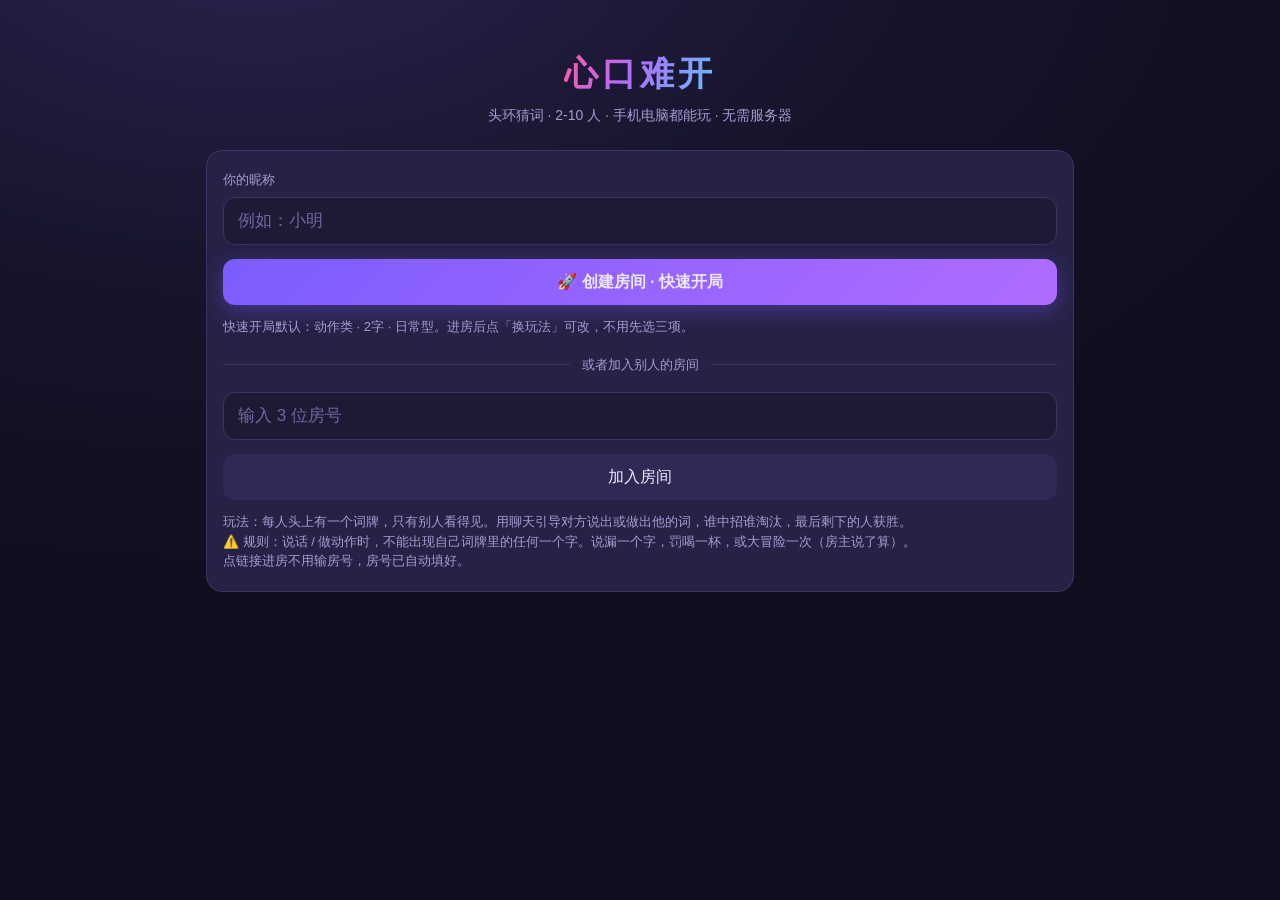
<file: number-bomb/xinkou-nankai/index.html>
<!DOCTYPE html>
<html lang="zh-CN">
<head>
<meta charset="utf-8">
<meta name="viewport" content="width=device-width,initial-scale=1,viewport-fit=cover,user-scalable=no">
<meta name="theme-color" content="#15142a">
<meta name="description" content="心口难开 · 2-10 人联机派对游戏，纯静态页面 + WebRTC 设备直连，无需服务器。">
<title>心口难开 · 多人联机</title>
<link rel="icon" href="data:image/svg+xml,%3Csvg xmlns='http://www.w3.org/2000/svg' viewBox='0 0 64 64'%3E%3Cpath d='M14 32a18 18 0 0 1 36 0' stroke='%23ff5c9d' stroke-width='6' fill='none' stroke-linecap='round'/%3E%3Ccircle cx='32' cy='38' r='17' fill='%23332b5e'/%3E%3Crect x='21' y='4' width='22' height='15' rx='4' fill='%23ffd54a'/%3E%3Cpath d='M27 11.5h10' stroke='%23332b5e' stroke-width='3' stroke-linecap='round'/%3E%3C/svg%3E">
<link rel="stylesheet" href="style.css">
</head>
<body>
<div id="app" class="app"></div>
<div id="toast" class="toast"></div>

<!-- PeerJS：优先使用本地 vendor 副本，缺失时自动回退到 CDN（GitHub Pages 与本地预览都可用） -->
<script src="vendor/peerjs.min.js"></script>
<script>if (typeof Peer === 'undefined') { document.write('<script src="https://unpkg.com/peerjs@1.5.4/dist/peerjs.min.js"><\/script>'); }</script>
<script>if (typeof Peer === 'undefined') { document.write('<script src="https://cdn.jsdelivr.net/npm/peerjs@1.5.4/dist/peerjs.min.js"><\/script>'); }</script>

<!-- 词库（浏览器版，与原 Node 版共用同一份数据） -->
<script src="data/action.js"></script>
<script src="data/word.js"></script>

<!-- 纯静态 P2P 引擎与界面逻辑 -->
<script src="engine.js"></script>
<script src="app.js"></script>
</body>
</html>
</file>
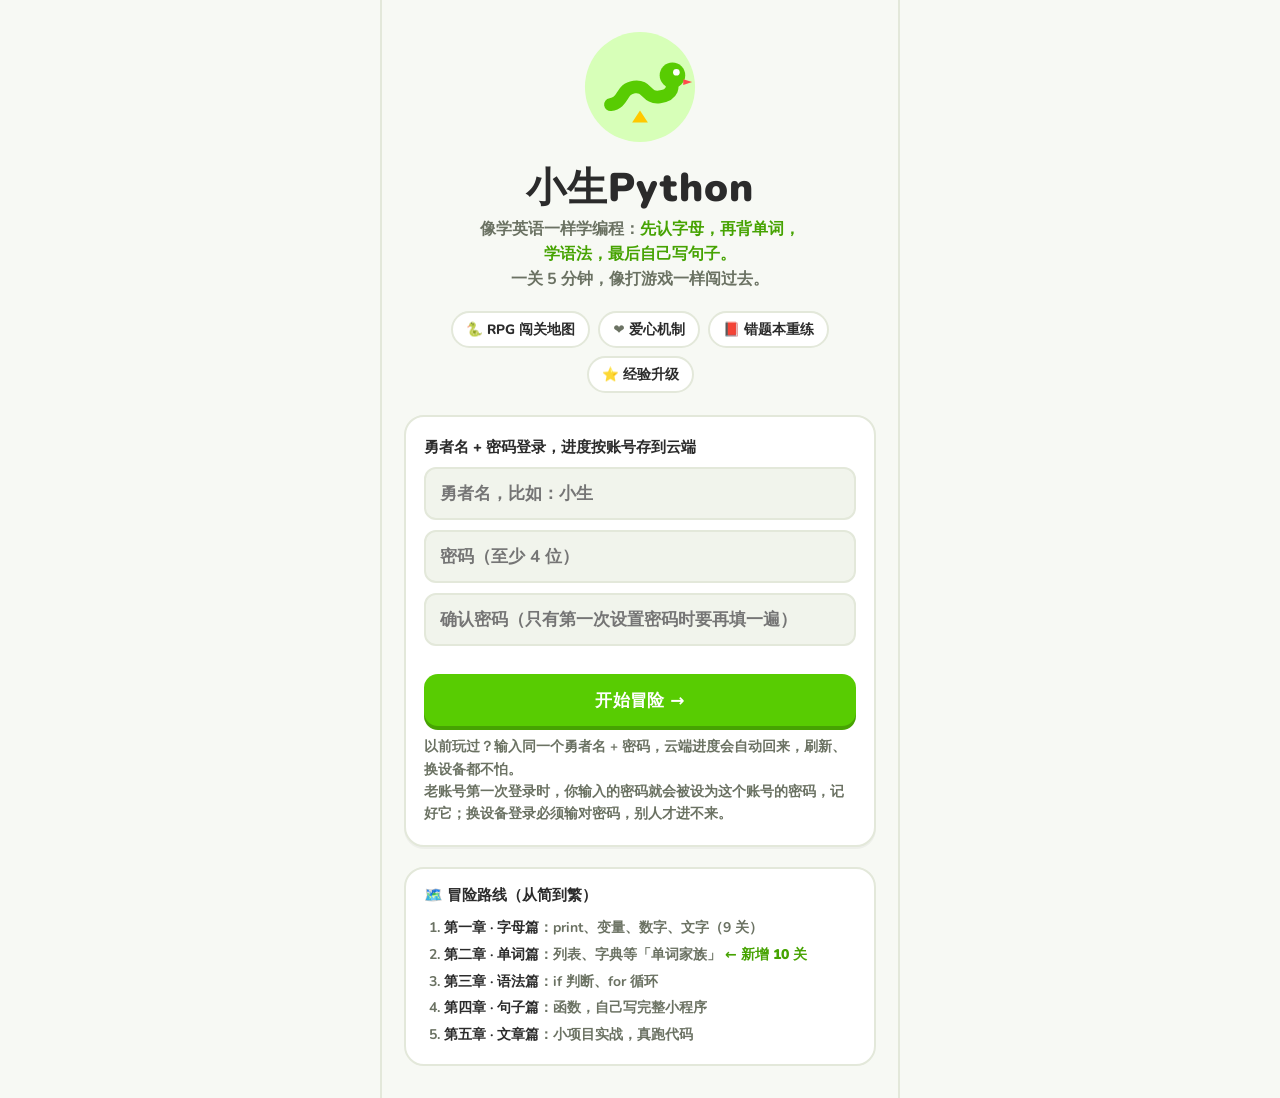
<file: xiaosheng-python.html>
<!doctype html>
<html lang="zh-CN">
<head>
<meta charset="utf-8" />
<meta http-equiv="Cache-Control" content="no-cache, no-store, must-revalidate" />
<meta http-equiv="Pragma" content="no-cache" />
<meta http-equiv="Expires" content="0" />
<meta name="viewport" content="width=device-width, initial-scale=1, viewport-fit=cover" />
<meta name="color-scheme" content="light dark" />
<link rel="icon" href="data:," />
<title>小生Python</title>
<link rel="preconnect" href="https://fonts.googleapis.com" />
<link href="https://fonts.googleapis.com/css2?family=Nunito:wght@600;700;800;900&family=JetBrains+Mono:wght@500;700&display=swap" rel="stylesheet" />
<style>
:root{
  --green:#58cc02; --green-dark:#46a302; --green-soft:#d7ffb8;
  --blue:#1cb0f6; --blue-dark:#1899d6; --blue-soft:#ddf4ff;
  --yellow:#ffc800; --yellow-dark:#e0a800; --yellow-soft:#fff3c4;
  --red:#ff4b4b; --red-dark:#d63a3a; --red-soft:#ffdfe0;
  --purple:#a560e8; --purple-dark:#8a45cc; --purple-soft:#f0e2ff;
  --bg:#f7f9f4; --surface:#ffffff; --surface2:#f1f4ec;
  --ink:#2b2b2b; --ink-soft:#6b7263; --line:#e3e8da;
  --code-bg:#263238; --code-ink:#e8f5e9;
  --shadow:0 2px 0 rgba(0,0,0,.04);
  color-scheme:light;
}
@media (prefers-color-scheme: dark){
  :root{
    --bg:#171a15; --surface:#22261f; --surface2:#2a2f26;
    --ink:#f2f4ec; --ink-soft:#a9b39e; --line:#39402f;
    --green-soft:#2c4420; --blue-soft:#17394a; --yellow-soft:#4a3d10;
    --red-soft:#4a2226; --purple-soft:#38244d;
    color-scheme:dark;
  }
}
*{box-sizing:border-box; -webkit-tap-highlight-color:transparent;}
html,body{margin:0;padding:0;}
body{
  font-family:"Nunito","PingFang SC","Microsoft YaHei",system-ui,sans-serif;
  background:var(--bg); color:var(--ink);
  min-height:100dvh;
}
button,input,textarea{font-family:inherit;}
code,.mono{font-family:"JetBrains Mono",ui-monospace,Menlo,Consolas,monospace;}
.app{max-width:520px;margin:0 auto;min-height:100dvh;display:flex;flex-direction:column;position:relative;}
@media(min-width:760px){
  .app{border-left:2px solid var(--line);border-right:2px solid var(--line);background:var(--bg);}
}
.view{display:none;flex:1;flex-direction:column;}
.view.active{display:flex;}

/* ---------- buttons ---------- */
.btn{
  display:inline-flex;align-items:center;justify-content:center;gap:8px;
  border:none;cursor:pointer;border-radius:14px;
  font-weight:800;font-size:17px;letter-spacing:.4px;
  padding:13px 22px;min-height:52px;color:#fff;background:var(--green);
  box-shadow:0 4px 0 var(--green-dark);transition:transform .06s, box-shadow .06s, filter .15s;
  text-decoration:none;user-select:none;
}
.btn:active{transform:translateY(3px);box-shadow:0 1px 0 var(--green-dark);}
.btn.blue{background:var(--blue);box-shadow:0 4px 0 var(--blue-dark);}
.btn.blue:active{box-shadow:0 1px 0 var(--blue-dark);}
.btn.yellow{background:var(--yellow);color:#5c4300;box-shadow:0 4px 0 var(--yellow-dark);}
.btn.yellow:active{box-shadow:0 1px 0 var(--yellow-dark);}
.btn.red{background:var(--red);box-shadow:0 4px 0 var(--red-dark);}
.btn.red:active{box-shadow:0 1px 0 var(--red-dark);}
.btn.purple{background:var(--purple);box-shadow:0 4px 0 var(--purple-dark);}
.btn.purple:active{box-shadow:0 1px 0 var(--purple-dark);}
.btn.ghost{background:var(--surface);color:var(--ink-soft);border:2px solid var(--line);box-shadow:0 4px 0 var(--line);}
.btn.ghost:active{box-shadow:0 1px 0 var(--line);}
.btn:disabled{opacity:.45;cursor:not-allowed;transform:none;}
.btn.block{width:100%;}
.btn.small{min-height:44px;padding:9px 16px;font-size:15px;border-radius:12px;}

/* ---------- welcome ---------- */
#view-welcome{padding:28px 22px 32px;justify-content:center;}
.hero-snake{width:118px;height:118px;margin:0 auto 6px;display:block;}
.welcome h1{font-size:40px;font-weight:900;text-align:center;margin:8px 0 2px;letter-spacing:1px;}
.welcome .tagline{text-align:center;color:var(--ink-soft);font-weight:700;font-size:16px;margin:0 0 6px;line-height:1.55;}
.welcome .tagline b{color:var(--green-dark);}
.feature-row{display:flex;gap:8px;justify-content:center;flex-wrap:wrap;margin:14px 0 22px;}
.feature-chip{background:var(--surface);border:2px solid var(--line);border-radius:999px;padding:7px 13px;font-weight:800;font-size:13.5px;color:var(--ink-soft);}
.feature-chip span{color:var(--ink);}
.name-card{background:var(--surface);border:2px solid var(--line);border-radius:20px;padding:20px 18px;box-shadow:var(--shadow);}
.name-card label{display:block;font-weight:900;font-size:15px;margin-bottom:10px;}
.name-input{
  width:100%;border:2px solid var(--line);border-radius:12px;background:var(--surface2);
  padding:13px 14px;font-size:17px;font-weight:700;color:var(--ink);outline:none;min-height:52px;
}
.name-input:focus{border-color:var(--blue);}
.name-err{color:var(--red);font-weight:800;font-size:14px;min-height:20px;margin:6px 2px 2px;}
.roadmap{margin-top:20px;background:var(--surface);border:2px solid var(--line);border-radius:20px;padding:16px 18px;}
.roadmap h3{margin:0 0 10px;font-size:15px;font-weight:900;}
.roadmap ol{margin:0;padding-left:20px;color:var(--ink-soft);font-weight:700;font-size:14px;line-height:1.9;}
.roadmap ol b{color:var(--ink);}
.roadmap .now{color:var(--green-dark);font-weight:900;}

/* ---------- top stats bar ---------- */
.statsbar{
  background:var(--bg);flex:none;
  display:flex;align-items:center;gap:10px;padding:12px 16px 10px;flex-wrap:wrap;
  border-bottom:2px solid var(--line);
}
.sync-pill{
  font-size:12px;font-weight:800;color:var(--ink-soft);white-space:nowrap;
  background:var(--surface);border:2px solid var(--line);border-radius:999px;padding:4px 10px;
}
.stat{display:flex;align-items:center;gap:5px;font-weight:900;font-size:15.5px;min-height:36px;}
.stat svg{width:21px;height:21px;flex:none;}
.stat.xp{color:var(--yellow-dark);}
.stat.coin{color:#e8a100;}
.stat.heart{color:var(--red);}
.stat.level{margin-left:auto;background:var(--blue-soft);color:var(--blue-dark);border-radius:999px;padding:5px 12px;font-size:14px;}
@media (prefers-color-scheme: dark){ .stat.level{color:#7fd4ff;} .stat.xp{color:var(--yellow);} }

/* ---------- map ---------- */
.map-head{padding:18px 20px 4px;}
.map-head .chapter-tag{display:inline-block;background:var(--green);color:#fff;font-weight:900;font-size:13px;border-radius:8px;padding:4px 10px;letter-spacing:1px;}
.map-head h2{margin:10px 0 4px;font-size:26px;font-weight:900;}
.map-head p{margin:0;color:var(--ink-soft);font-weight:700;font-size:14.5px;line-height:1.6;}
.xp-progress{margin:16px 20px 4px;background:var(--surface);border:2px solid var(--line);border-radius:16px;padding:13px 16px;}
.xp-progress .row{display:flex;justify-content:space-between;font-weight:900;font-size:14px;margin-bottom:8px;}
.xp-progress .row span:last-child{color:var(--ink-soft);}
.bar{height:14px;border-radius:999px;background:var(--surface2);overflow:hidden;border:2px solid var(--line);}
.bar > i{display:block;height:100%;background:var(--yellow);border-radius:999px;transition:width .5s ease;}
.path{position:relative;padding:26px 0 10px;display:flex;flex-direction:column;align-items:center;gap:6px;}
.path::before{content:"";position:absolute;top:20px;bottom:20px;left:50%;width:0;border-left:4px dashed var(--line);transform:translateX(-50%);}
.node-wrap{position:relative;z-index:1;display:flex;flex-direction:column;align-items:center;width:100%;}
.node-wrap.off-l{transform:translateX(-64px);}
.node-wrap.off-r{transform:translateX(64px);}
.node{
  width:74px;height:66px;border-radius:50%;border:none;cursor:pointer;position:relative;
  display:flex;align-items:center;justify-content:center;
  background:var(--green);box-shadow:0 6px 0 var(--green-dark);
  transition:transform .08s;
}
.node:active{transform:translateY(4px);box-shadow:0 2px 0 var(--green-dark);}
.node svg{width:32px;height:32px;}
.node.boss{background:var(--purple);box-shadow:0 6px 0 var(--purple-dark);width:86px;height:76px;}
.node.boss:active{box-shadow:0 2px 0 var(--purple-dark);}
.node.done{background:var(--yellow);box-shadow:0 6px 0 var(--yellow-dark);}
.node.done:active{box-shadow:0 2px 0 var(--yellow-dark);}
.node.locked{background:#c9cfc0;box-shadow:0 6px 0 #a9b198;cursor:not-allowed;}
@media (prefers-color-scheme: dark){ .node.locked{background:#3a4034;box-shadow:0 6px 0 #2b3026;} }
.node .stars{position:absolute;top:-11px;left:50%;transform:translateX(-50%);display:flex;gap:1px;}
.node .stars svg{width:15px;height:15px;}
.node-label{margin-top:12px;text-align:center;max-width:190px;}
.node-label .t{font-weight:900;font-size:15.5px;line-height:1.3;}
.node-label .s{color:var(--ink-soft);font-weight:700;font-size:12.5px;margin-top:1px;}
.node-label .tag-done{color:var(--yellow-dark);font-weight:900;font-size:12.5px;}
.node-label .tag-lock{color:var(--ink-soft);font-weight:800;font-size:12.5px;}
.start-bubble{
  position:absolute;top:-38px;left:50%;transform:translateX(-50%);
  background:var(--surface);border:2px solid var(--line);color:var(--green-dark);
  font-weight:900;font-size:13px;border-radius:10px;padding:5px 12px;white-space:nowrap;
  animation:bob 1.4s ease-in-out infinite;
}
.start-bubble::after{content:"";position:absolute;left:50%;bottom:-7px;transform:translateX(-50%);border:7px solid transparent;border-top-color:var(--line);border-bottom:none;}
@keyframes bob{0%,100%{transform:translate(-50%,0)}50%{transform:translate(-50%,-5px)}}
@media (prefers-reduced-motion: reduce){ .start-bubble{animation:none;} }
.chapter-next{margin:8px 20px 0;border:2px dashed var(--line);border-radius:16px;padding:14px 16px;color:var(--ink-soft);font-weight:800;font-size:14px;text-align:center;line-height:1.6;}

/* ---------- bottom tab bar ---------- */
#view-main{height:100dvh;}
.main-scroll{flex:1;overflow-y:auto;-webkit-overflow-scrolling:touch;}
.tabbar{
  background:var(--surface);flex:none;
  border-top:2px solid var(--line);display:flex;
}
.tabbar button{
  flex:1;background:none;border:none;cursor:pointer;min-height:62px;
  display:flex;flex-direction:column;align-items:center;justify-content:center;gap:2px;
  font-weight:900;font-size:12.5px;color:var(--ink-soft);padding:6px 2px calc(6px + env(safe-area-inset-bottom));
}
.tabbar button svg{width:24px;height:24px;}
.tabbar button.on{color:var(--green-dark);}
.tabbar button .badge{background:var(--red);color:#fff;border-radius:999px;font-size:11px;padding:1px 7px;margin-left:2px;}

/* ---------- panels (mistakes / me) ---------- */
.panel{padding:20px;}
.panel h2{margin:0 0 4px;font-size:24px;font-weight:900;}
.panel .sub{color:var(--ink-soft);font-weight:700;font-size:14.5px;margin:0 0 16px;line-height:1.6;}
.empty-box{border:2px dashed var(--line);border-radius:18px;padding:30px 18px;text-align:center;color:var(--ink-soft);font-weight:800;line-height:1.7;}
.mistake-card{background:var(--surface);border:2px solid var(--line);border-radius:16px;padding:15px 16px;margin-bottom:12px;}
.mistake-card .from{font-size:12.5px;font-weight:900;color:var(--blue-dark);letter-spacing:.4px;}
.mistake-card .q{font-weight:800;font-size:15px;margin:5px 0 8px;line-height:1.55;}
.mistake-card .why{color:var(--ink-soft);font-weight:700;font-size:13.5px;line-height:1.6;margin-bottom:12px;}
.me-card{background:var(--surface);border:2px solid var(--line);border-radius:18px;padding:18px;margin-bottom:14px;}
.me-card .avatar-line{display:flex;align-items:center;gap:14px;}
.avatar-circle{width:58px;height:58px;border-radius:50%;background:var(--green-soft);display:flex;align-items:center;justify-content:center;flex:none;}
.avatar-circle svg{width:34px;height:34px;}
.me-grid{display:grid;grid-template-columns:1fr 1fr;gap:10px;}
.me-stat{background:var(--surface2);border-radius:14px;padding:12px 14px;}
.me-stat .n{font-size:22px;font-weight:900;}
.me-stat .l{color:var(--ink-soft);font-weight:800;font-size:12.5px;margin-top:1px;}

/* ---------- lesson ---------- */
.lesson-top{padding:14px 16px 6px;display:flex;align-items:center;gap:12px;}
.close-x{background:none;border:none;cursor:pointer;color:var(--ink-soft);width:40px;height:40px;display:flex;align-items:center;justify-content:center;border-radius:10px;flex:none;}
.close-x svg{width:24px;height:24px;}
.lesson-progress{flex:1;}
.hearts-display{display:flex;gap:2px;align-items:center;font-weight:900;color:var(--red);font-size:16px;flex:none;}
.hearts-display svg{width:22px;height:22px;}
.lesson-body{flex:1;padding:12px 20px 20px;overflow-y:auto;}
.step-tag{display:inline-block;font-weight:900;font-size:12.5px;letter-spacing:1.2px;border-radius:8px;padding:4px 10px;margin-bottom:12px;}
.step-tag.teach{background:var(--blue-soft);color:var(--blue-dark);}
.step-tag.play{background:var(--green-soft);color:var(--green-dark);}
.step-tag.challenge{background:var(--purple-soft);color:var(--purple-dark);}
.step-tag.boss{background:var(--purple);color:#fff;}
@media (prefers-color-scheme: dark){ .step-tag.teach{color:#7fd4ff;} .step-tag.play{color:#9be15d;} .step-tag.challenge{color:#d3a6ff;} }
.lesson-body h2{font-size:23px;font-weight:900;margin:0 0 10px;line-height:1.35;}
.lesson-body .teach-text{font-size:16px;font-weight:600;line-height:1.75;color:var(--ink);}
.lesson-body .teach-text b{font-weight:900;}
.analogy{background:var(--yellow-soft);border-radius:14px;padding:12px 15px;font-weight:700;font-size:14.5px;line-height:1.65;margin:14px 0;}
.analogy .a-title{font-weight:900;font-size:13px;letter-spacing:.6px;margin-bottom:3px;}
.codeblock{
  background:var(--code-bg);color:var(--code-ink);border-radius:14px;
  padding:15px 16px;font-family:"JetBrains Mono",ui-monospace,monospace;
  font-size:15px;line-height:1.75;white-space:pre-wrap;word-break:break-word;margin:12px 0;
}
.codeblock .cm{color:#8fa8a0;}
.codeblock .out-label{color:#ffcb6b;font-size:12px;font-weight:700;letter-spacing:1px;}
.tip-box{background:var(--surface);border:2px solid var(--line);border-radius:14px;padding:12px 15px;font-weight:700;font-size:14.5px;line-height:1.65;margin:12px 0;}
.tip-box .t-title{font-weight:900;color:var(--blue-dark);font-size:13px;letter-spacing:.6px;margin-bottom:3px;}
.q-text{font-size:17.5px;font-weight:800;line-height:1.6;margin:2px 0 12px;}
.q-code{background:var(--code-bg);color:var(--code-ink);border-radius:12px;padding:13px 15px;font-family:"JetBrains Mono",monospace;font-size:15px;line-height:1.7;white-space:pre-wrap;word-break:break-word;margin:0 0 16px;}
.options{display:flex;flex-direction:column;gap:11px;}
.option{
  text-align:left;background:var(--surface);border:2px solid var(--line);border-radius:14px;
  padding:14px 16px;font-size:16px;font-weight:700;cursor:pointer;min-height:52px;color:var(--ink);
  box-shadow:0 3px 0 var(--line);transition:all .1s;line-height:1.5;width:100%;
}
.option:active{transform:translateY(2px);box-shadow:0 1px 0 var(--line);}
.option.sel{border-color:var(--blue);background:var(--blue-soft);box-shadow:0 3px 0 var(--blue-dark);color:var(--ink);}
.option code{font-size:15px;background:rgba(127,127,127,.14);padding:1px 6px;border-radius:6px;}
.fill-line{
  background:var(--code-bg);color:var(--code-ink);border-radius:12px;padding:16px;
  font-family:"JetBrains Mono",monospace;font-size:16px;line-height:2.1;word-break:break-word;margin-bottom:8px;
}
.fill-input{
  display:inline-block;width:130px;border:none;border-bottom:3px solid var(--yellow);
  background:rgba(255,255,255,.12);color:#fff;font-family:"JetBrains Mono",monospace;
  font-size:16px;font-weight:700;text-align:center;padding:2px 6px;outline:none;border-radius:6px 6px 0 0;min-height:36px;
}
.fill-input::placeholder{color:rgba(255,255,255,.4);font-size:13px;}
.fill-note{color:var(--ink-soft);font-weight:700;font-size:13.5px;margin-bottom:14px;}
.chips-answer{
  min-height:56px;border:2px dashed var(--line);border-radius:12px;padding:8px;
  display:flex;flex-wrap:wrap;gap:8px;align-items:center;margin-bottom:14px;background:var(--surface);
}
.chips-answer .ph{color:var(--ink-soft);font-weight:700;font-size:14px;padding:4px 6px;}
.chips-bank{display:flex;flex-wrap:wrap;gap:9px;}
.chip{
  background:var(--surface);border:2px solid var(--line);box-shadow:0 3px 0 var(--line);
  border-radius:10px;padding:9px 14px;font-family:"JetBrains Mono",monospace;font-size:15px;font-weight:700;
  cursor:pointer;min-height:44px;color:var(--ink);
}
.chip:active{transform:translateY(2px);box-shadow:0 1px 0 var(--line);}
.chip.used{opacity:.28;pointer-events:none;}
.chip.in-answer{background:var(--blue-soft);border-color:var(--blue);box-shadow:0 3px 0 var(--blue-dark);}
.code-editor{
  width:100%;min-height:130px;background:var(--code-bg);color:var(--code-ink);
  border:none;border-radius:14px;padding:15px 16px;font-family:"JetBrains Mono",monospace;
  font-size:15.5px;line-height:1.7;outline:none;resize:vertical;
}
.code-out{
  display:none;background:var(--surface2);border:2px solid var(--line);border-radius:12px;
  padding:12px 15px;font-family:"JetBrains Mono",monospace;font-size:14.5px;line-height:1.7;
  white-space:pre-wrap;word-break:break-word;margin-top:12px;
}
.code-out.show{display:block;}
.code-out .o-title{font-family:"Nunito",sans-serif;font-weight:900;font-size:12.5px;letter-spacing:1px;color:var(--ink-soft);margin-bottom:4px;}
.lesson-foot{padding:12px 20px calc(16px + env(safe-area-inset-bottom));border-top:2px solid var(--line);background:var(--surface);display:flex;gap:10px;}
.lesson-foot .btn{flex:1;}
.hint-btn{flex:none !important;padding-left:16px;padding-right:16px;}
.hint-box{display:none;background:var(--yellow-soft);border-radius:12px;padding:12px 15px;font-weight:700;font-size:14.5px;line-height:1.65;margin-top:14px;}
.hint-box.show{display:block;}
.hint-box .h-title{font-weight:900;font-size:13px;letter-spacing:.6px;margin-bottom:3px;}

/* ---------- feedback sheet ---------- */
.feedback{
  display:none;padding:18px 20px calc(18px + env(safe-area-inset-bottom));
  border-top:2px solid var(--line);
}
.feedback.show{display:block;animation:slideUp .22s ease;}
@keyframes slideUp{from{transform:translateY(14px);opacity:0}to{transform:translateY(0);opacity:1}}
@media (prefers-reduced-motion: reduce){ .feedback.show{animation:none;} }
.feedback.good{background:var(--green-soft);}
.feedback.bad{background:var(--red-soft);}
.feedback .fb-head{display:flex;align-items:center;gap:10px;font-size:20px;font-weight:900;margin-bottom:6px;}
.feedback.good .fb-head{color:var(--green-dark);}
.feedback.bad .fb-head{color:var(--red-dark);}
@media (prefers-color-scheme: dark){ .feedback.good .fb-head{color:#9be15d;} .feedback.bad .fb-head{color:#ff9a9a;} }
.feedback .fb-body{font-weight:700;font-size:15px;line-height:1.7;margin-bottom:14px;}
.feedback .fb-body .sec{margin-top:8px;}
.feedback .fb-body .sec b{display:block;font-size:13px;letter-spacing:.6px;}
.feedback .fb-xp{font-weight:900;color:var(--yellow-dark);font-size:15px;}

/* ---------- result screens ---------- */
.result{flex:1;display:flex;flex-direction:column;align-items:center;justify-content:center;padding:30px 24px;text-align:center;}
.result .big-emoji-badge{width:104px;height:104px;border-radius:50%;display:flex;align-items:center;justify-content:center;margin-bottom:16px;}
.result .big-emoji-badge svg{width:56px;height:56px;}
.result h2{font-size:28px;font-weight:900;margin:0 0 6px;}
.result p{color:var(--ink-soft);font-weight:700;line-height:1.65;margin:0 0 18px;font-size:15.5px;}
.result-stars{display:flex;gap:6px;margin-bottom:16px;}
.result-stars svg{width:42px;height:42px;}
.result-stats{display:flex;gap:10px;width:100%;max-width:340px;margin-bottom:22px;}
.result-stat{flex:1;border-radius:14px;padding:12px 6px;border:2px solid var(--line);background:var(--surface);}
.result-stat .n{font-size:21px;font-weight:900;}
.result-stat .l{font-size:12px;font-weight:800;color:var(--ink-soft);}
.result .btn{width:100%;max-width:340px;margin-bottom:11px;}
.shake{animation:shake .35s ease;}
@keyframes shake{0%,100%{transform:translateX(0)}25%{transform:translateX(-6px)}75%{transform:translateX(6px)}}
@media (prefers-reduced-motion: reduce){ .shake{animation:none;} }
/* ---------- sound & celebration fx ---------- */
#fxCanvas{position:fixed;inset:0;width:100%;height:100%;pointer-events:none;z-index:200;}
.sound-btn{background:var(--surface);border:2px solid var(--line);border-radius:999px;width:38px;height:38px;display:flex;align-items:center;justify-content:center;cursor:pointer;font-size:16px;flex:none;padding:0;line-height:1;}
.feedback.good .fb-head{animation:popIn .38s cubic-bezier(.2,1.6,.4,1);}
@keyframes popIn{0%{transform:scale(.55);opacity:0}60%{transform:scale(1.13);opacity:1}100%{transform:scale(1);opacity:1}}
.fb-check{display:inline-flex;width:34px;height:34px;border-radius:50%;background:var(--green);align-items:center;justify-content:center;flex:none;animation:popIn .38s cubic-bezier(.2,1.6,.4,1);box-shadow:0 3px 0 var(--green-dark);}
.xp-float{position:fixed;z-index:210;font-weight:900;color:var(--yellow-dark);font-size:21px;pointer-events:none;animation:floatUp 1.1s ease-out forwards;text-shadow:0 1px 0 rgba(255,255,255,.7);}
@keyframes floatUp{0%{transform:translateY(0) scale(.8);opacity:0}15%{opacity:1;transform:translateY(-8px) scale(1.18)}100%{transform:translateY(-74px) scale(1);opacity:0}}
.hearts-display.heart-hit{animation:heartHit .42s ease;}
@keyframes heartHit{0%{transform:scale(1)}30%{transform:scale(1.28) rotate(-5deg)}60%{transform:scale(.9)}100%{transform:scale(1)}}
.result-stars svg{animation:starPop .5s cubic-bezier(.2,1.8,.4,1) both;}
.result-stars svg:nth-child(2){animation-delay:.18s}
.result-stars svg:nth-child(3){animation-delay:.36s}
@keyframes starPop{0%{transform:scale(0) rotate(-40deg);opacity:0}70%{transform:scale(1.32) rotate(8deg);opacity:1}100%{transform:scale(1) rotate(0);opacity:1}}
.result h2{animation:popIn .45s cubic-bezier(.2,1.6,.4,1);}
.result .big-emoji-badge{animation:popIn .5s cubic-bezier(.2,1.6,.4,1);}
@media (prefers-reduced-motion: reduce){
  .feedback.good .fb-head,.fb-check,.result-stars svg,.result h2,.result .big-emoji-badge,.hearts-display.heart-hit{animation:none;}
  .xp-float{display:none;}
}
.toast{
  position:fixed;left:50%;bottom:96px;transform:translateX(-50%) translateY(20px);
  background:var(--ink);color:var(--bg);font-weight:800;font-size:14.5px;
  padding:11px 18px;border-radius:999px;opacity:0;pointer-events:none;transition:all .25s;z-index:99;white-space:nowrap;
}
.toast.show{opacity:1;transform:translateX(-50%) translateY(0);}
.update-banner{
  position:fixed;left:50%;bottom:86px;transform:translateX(-50%);
  background:var(--blue);color:#fff;font-weight:900;font-size:15px;
  padding:10px 12px 10px 18px;border-radius:999px;display:none;align-items:center;gap:12px;
  z-index:120;box-shadow:0 4px 0 var(--blue-dark);white-space:nowrap;
}
.update-banner.show{display:flex;}
.update-banner button{background:#fff;color:var(--blue-dark);border:none;border-radius:999px;font-weight:900;font-size:14px;padding:8px 14px;cursor:pointer;min-height:36px;}
.chapter-divider{width:100%;text-align:center;margin:16px 0 4px;position:relative;z-index:1;}
.chapter-divider span{display:inline-block;background:var(--purple);color:#fff;font-weight:900;font-size:13.5px;border-radius:8px;padding:5px 12px;letter-spacing:1px;}
</style>
</head>
<body>
<div class="app">

  <!-- ======== WELCOME ======== -->
  <section class="view welcome active" id="view-welcome">
    <svg class="hero-snake" viewBox="0 0 120 120" aria-hidden="true">
      <circle cx="60" cy="60" r="56" fill="#d7ffb8"/>
      <path d="M30 78c14-2 10-16 24-18s12 12 26 10 14-10 12-20" fill="none" stroke="#58cc02" stroke-width="13" stroke-linecap="round"/>
      <circle cx="93" cy="48" r="13" fill="#58cc02"/>
      <circle cx="97" cy="45" r="3.4" fill="#fff"/>
      <path d="M104 52l9 3-9 3z" fill="#ff4b4b"/>
      <path d="M52 96l8-12 8 12z" fill="#ffc800"/>
    </svg>
    <h1>小生Python</h1>
    <p class="tagline">像学英语一样学编程：<b>先认字母，再背单词，<br/>学语法，最后自己写句子。</b><br/>一关 5 分钟，像打游戏一样闯过去。</p>
    <div class="feature-row">
      <div class="feature-chip">🐍 <span>RPG 闯关地图</span></div>
      <div class="feature-chip">❤️ <span>爱心机制</span></div>
      <div class="feature-chip">📕 <span>错题本重练</span></div>
      <div class="feature-chip">⭐ <span>经验升级</span></div>
    </div>
    <div class="name-card">
      <label for="nameInput">勇者名 + 密码登录，进度按账号存到云端</label>
      <input class="name-input" id="nameInput" type="text" maxlength="12" placeholder="勇者名，比如：小生" autocomplete="off" />
      <div style="height:10px"></div>
      <input class="name-input" id="pwdInput" type="password" maxlength="32" placeholder="密码（至少 4 位）" autocomplete="current-password" />
      <div style="height:10px"></div>
      <input class="name-input" id="pwd2Input" type="password" maxlength="32" placeholder="确认密码（只有第一次设置密码时要再填一遍）" autocomplete="new-password" />
      <div class="name-err" id="nameErr"></div>
      <button class="btn block" id="startBtn">开始冒险 →</button>
      <div style="color:var(--ink-soft);font-weight:700;font-size:13.5px;line-height:1.65;margin-top:10px">以前玩过？输入<b>同一个</b>勇者名 + 密码，云端进度会自动回来，刷新、换设备都不怕。<br/>老账号第一次登录时，你输入的密码就会被设为这个账号的密码，记好它；换设备登录必须输对密码，别人才进不来。</div>
    </div>
    <div class="roadmap">
      <h3>🗺️ 冒险路线（从简到繁）</h3>
      <ol>
        <li><b>第一章 · 字母篇</b>：print、变量、数字、文字（9 关）</li>
        <li><b>第二章 · 单词篇</b>：列表、字典等「单词家族」 <span class="now">← 新增 10 关</span></li>
        <li><b>第三章 · 语法篇</b>：if 判断、for 循环</li>
        <li><b>第四章 · 句子篇</b>：函数，自己写完整小程序</li>
        <li><b>第五章 · 文章篇</b>：小项目实战，真跑代码</li>
      </ol>
    </div>
  </section>

  <!-- ======== MAIN (map / mistakes / me) ======== -->
  <section class="view" id="view-main">
    <div class="statsbar">
      <div class="stat xp" title="经验值">
        <svg viewBox="0 0 24 24" fill="#ffc800"><path d="M12 2l2.9 6.3 6.9.8-5.1 4.7 1.4 6.8L12 17.2 5.9 20.6l1.4-6.8L2.2 9.1l6.9-.8z"/></svg>
        <span id="statXp">0</span>
      </div>
      <div class="stat coin" title="金币">
        <svg viewBox="0 0 24 24"><circle cx="12" cy="12" r="9" fill="#ffc800" stroke="#e0a800" stroke-width="2"/><text x="12" y="16.5" text-anchor="middle" font-size="11" font-weight="900" fill="#8a6100">G</text></svg>
        <span id="statCoin">0</span>
      </div>
      <div class="stat heart" title="本关爱心在关卡里计算">
        <svg viewBox="0 0 24 24" fill="#ff4b4b"><path d="M12 21s-7.5-4.9-9.8-9.2C.6 8.6 2.6 5 6.1 5c2 0 3.4 1.1 4.2 2.4h3.4C14.5 6.1 15.9 5 17.9 5c3.5 0 5.5 3.6 3.9 6.8C19.5 16.1 12 21 12 21z" transform="scale(0.92) translate(1,0)"/></svg>
        <span id="statDone">0/19</span>
      </div>
      <div class="stat level" id="statLevel">Lv.1 新手勇者</div>
      <div class="sync-pill" id="syncPill" title="云端同步状态">● 本地保存中</div>
      <button class="sound-btn" id="soundBtn" aria-label="开关音效" title="开关音效">🔊</button>
    </div>

    <div class="main-scroll" id="mainScroll">
    <div id="tab-map">
      <div class="map-head">
        <span class="chapter-tag">第一章 字母篇 + 第二章 单词篇 · 共 19 关</span>
        <h2 id="mapGreeting">新手村</h2>
        <p>第一章先认 Python 的「字母」：<b>print、变量、数字、文字</b>；第二章再背「单词家族」：<b>列表、字典</b>。一关一关往上爬，打完两个 Boss 就毕业！</p>
      </div>
      <div class="xp-progress">
        <div class="row"><span id="xpLabel">Lv.1 新手勇者</span><span id="xpNums">0 / 100 XP</span></div>
        <div class="bar"><i id="xpBar" style="width:0%"></i></div>
      </div>
      <div class="me-card" id="noPwdBanner" style="display:none;border:2px solid #ffc800;background:#fff8e1">
        <div style="font-weight:900;margin-bottom:6px">🔑 这个账号还没设密码</div>
        <div style="color:var(--ink-soft);font-weight:700;font-size:14px;line-height:1.8">没设密码，换个地方打开就会一直让你「重新设置密码」。现在花 10 秒设一个，以后手机、电脑都用勇者名 + 这个密码登录，进度自动回来。</div>
        <div style="height:10px"></div>
        <button class="btn blue small" id="noPwdBtn">去设密码 →</button>
      </div>
      <div class="path" id="path"></div>
      <div class="chapter-next">🔒 第三章「语法篇」：打完第 19 关 Boss 后解锁<br/>if 判断、for 循环，把「单词」连成「句子」</div>
      <div style="height:18px"></div>
    </div>

    <div id="tab-mistakes" style="display:none">
      <div class="panel">
        <h2>📕 错题本</h2>
        <p class="sub">答错的题会自动收进这里，这里就是你的训练场。点「再练一次」把错题练对，它就会从错题本里消失。错题本会跟 XP、通关进度一起同步到云端，换设备也是同一本。</p>
        <div class="sync-note-live" style="font-weight:800;font-size:13.5px;color:var(--ink-soft);margin:-6px 0 14px">☁️ 正在确认同步状态…</div>
        <div id="mistakeList"></div>
      </div>
    </div>

    <div id="tab-me" style="display:none">
      <div class="panel">
        <h2>🧑‍🎓 我的勇者</h2>
        <p class="sub">进度会自动同步到云端：手机和电脑用同一个勇者名打开，就是同一份进度。每次同步都会先比对最后更新时间，哪边的整份进度更新就用哪边的——云端更新时，本机整份换成云端那份（换掉前会先备份本机这份，下面能恢复）。断网时先存本机，有网自动同步。</p>
        <div class="me-card">
          <div class="avatar-line">
            <div class="avatar-circle">
              <svg viewBox="0 0 24 24" fill="none"><circle cx="12" cy="8" r="4" fill="#58cc02"/><path d="M4 21c0-4 3.6-6.5 8-6.5s8 2.5 8 6.5" fill="#58cc02"/></svg>
            </div>
            <div>
              <div style="font-size:20px;font-weight:900" id="meName">勇者</div>
              <div style="color:var(--ink-soft);font-weight:800;font-size:13.5px" id="meTitle">Lv.1 新手勇者 · 第一章 字母篇</div>
            </div>
          </div>
        </div>
        <div class="me-grid">
          <div class="me-stat"><div class="n" id="meXp">0</div><div class="l">总经验 XP</div></div>
          <div class="me-stat"><div class="n" id="meCoin">0</div><div class="l">金币</div></div>
          <div class="me-stat"><div class="n" id="meDone">0 / 19</div><div class="l">已通关</div></div>
          <div class="me-stat"><div class="n" id="meAcc">—</div><div class="l">总正确率</div></div>
        </div>
        <div style="height:14px"></div>
        <div class="me-card">
          <div style="font-weight:900;margin-bottom:6px">🏅 称号之路</div>
          <div style="color:var(--ink-soft);font-weight:700;font-size:14px;line-height:1.8" id="meRoad"></div>
        </div>
        <div class="me-card">
          <div style="font-weight:900;margin-bottom:6px">☁️ 云端同步</div>
          <div style="color:var(--ink-soft);font-weight:700;font-size:14px;line-height:1.8" id="meSync">正在连接云端…</div>
          <div style="height:10px"></div>
          <button class="btn blue small" id="retrySyncBtn">🔄 重新从云端拉取进度</button>
          <span style="display:inline-block;width:8px"></span>
          <button class="btn ghost small" id="switchUserBtn">退出登录 / 切换账号</button>
          <div id="backupRow" style="display:none;margin-top:10px;color:var(--ink-soft);font-weight:700;font-size:13.5px;line-height:1.7">
            本机进度曾被云端较新的进度覆盖，覆盖前的本机那份备份还在：<span id="backupInfo"></span><br/>
            <button class="btn ghost small" id="restoreBackupBtn" style="margin-top:6px">↩️ 恢复被覆盖前的本机进度</button>
          </div>
        </div>
        <div class="me-card">
          <div style="font-weight:900;margin-bottom:6px" id="pwdCardTitle">🔑 修改密码</div>
          <div style="color:var(--ink-soft);font-weight:700;font-size:14px;line-height:1.8" id="pwdCardHint">换设备登录时要输这个密码。改完后，其他设备要用新密码登录。</div>
          <div style="height:10px"></div>
          <input class="name-input" id="newPwdInput" type="password" maxlength="32" placeholder="新密码（至少 4 位）" autocomplete="new-password" />
          <div style="height:10px"></div>
          <button class="btn blue small" id="chgPwdBtn">保存新密码</button>
        </div>
        <div class="me-card">
          <div style="font-weight:900;margin-bottom:6px">🔄 版本更新</div>
          <div style="color:var(--ink-soft);font-weight:700;font-size:14px;line-height:1.8">当前版本：<b id="appVer">—</b><br/>新版本部署到 GitHub 后，这个页面每次打开、每次刷新都会自动检查：发现新版会弹出更新条，点一下就换成最新版；进度同时自动从云端同步回来，不用手动操作。</div>
          <div style="height:10px"></div>
          <button class="btn blue small" id="updBtn">检查更新</button>
        </div>
        <div class="me-card">
          <div style="font-weight:900;margin-bottom:6px">📦 更新 GitHub 上的版本</div>
          <div style="color:var(--ink-soft);font-weight:700;font-size:14px;line-height:1.8">覆盖 GitHub 只需要传<b>一个</b>文件：点下面按钮下载 <b>xiaosheng-python.html</b>，传到 <b>cyberrichlin.github.io</b> 仓库根目录，覆盖同名文件就行，其他文件都不用传。</div>
          <div style="height:10px"></div>
          <button class="btn blue small" id="dlDeployBtn">⬇️ 下载 xiaosheng-python.html</button>
        </div>
      </div>
    </div>
    </div>

    <nav class="tabbar">
      <button id="tabBtnMap" class="on">
        <svg viewBox="0 0 24 24" fill="currentColor"><path d="M12 2a7 7 0 0 0-7 7c0 5.2 7 13 7 13s7-7.8 7-13a7 7 0 0 0-7-7zm0 9.5A2.5 2.5 0 1 1 12 6.5a2.5 2.5 0 0 1 0 5z"/></svg>
        冒险地图
      </button>
      <button id="tabBtnMistakes">
        <svg viewBox="0 0 24 24" fill="currentColor"><path d="M6 2h12a1 1 0 0 1 1 1v18l-7-4-7 4V3a1 1 0 0 1 1-1z"/></svg>
        <span>错题本<span class="badge" id="mistakeBadge" style="display:none">0</span></span>
      </button>
      <button id="tabBtnMe">
        <svg viewBox="0 0 24 24" fill="currentColor"><circle cx="12" cy="8" r="4"/><path d="M4 21c0-4 3.6-6.5 8-6.5s8 2.5 8 6.5z"/></svg>
        我的
      </button>
    </nav>
  </section>

  <!-- ======== LESSON ======== -->
  <section class="view" id="view-lesson">
    <div class="lesson-top">
      <button class="close-x" id="lessonClose" aria-label="退出本关">
        <svg viewBox="0 0 24 24" fill="none" stroke="currentColor" stroke-width="3" stroke-linecap="round"><path d="M5 5l14 14M19 5L5 19"/></svg>
      </button>
      <div class="bar lesson-progress"><i id="lessonBar" style="width:0%;background:var(--green)"></i></div>
      <div class="hearts-display" id="heartsDisplay"></div>
    </div>
    <div class="lesson-body" id="lessonBody"></div>
    <div class="feedback" id="feedback"></div>
    <div class="lesson-foot" id="lessonFoot">
      <button class="btn ghost hint-btn" id="hintBtn" style="display:none">💡 提示</button>
      <button class="btn" id="checkBtn">继续</button>
    </div>
  </section>

  <!-- ======== RESULT ======== -->
  <section class="view" id="view-result">
    <div class="result" id="resultBox"></div>
  </section>

</div>
<canvas id="fxCanvas" aria-hidden="true"></canvas>
<div class="toast" id="toast"></div>
<div class="update-banner" id="updBanner"><span>发现新版本啦 🎉</span><button id="updReload">点我更新</button></div>

<script>
/* ============================================================
   小生Python · 第一章 字母篇（9 关）+ 第二章 单词篇（10 关），共 19 关
   难度曲线：看懂 → 选择 → 填空 → 拼句子 → 自己写
   ============================================================ */
var LESSONS = [
{
  id:1, icon:"print", title:"你好，Python！", sub:"学会第一句话：print",
  teach:{
    tag:"先认第一个「字母」",
    html:"学英语的第一步是说 <b>Hello</b>。学 Python 的第一步，是让电脑替你说话，用的是 <b>print</b>（读作「普林特」，意思是「打印、显示」）。<br/><br/>你在括号里写什么，电脑就在屏幕上显示什么。文字要穿上<b>引号</b>这件衣服，电脑才知道「这是要原样显示的话」。",
    code:'print("你好，Python！")\nprint("我开始学编程了")',
    out:"你好，Python！\n我开始学编程了",
    analogy:"🎓 就像学英语：print 就像你的嘴巴，括号里的文字就是你要说的话，引号就是「这句话开始 / 结束」的标记。",
    tip:"引号要用英文引号 \" \"，中文引号 “ ” 会报错。括号和引号都是成对出现的，少一个都不行。"
  },
  exercises:[
    { type:"choice", tag:"看一看", q:"想让电脑显示「早上好」，下面哪一行是对的？",
      options:['print("早上好")','print(早上好)','说("早上好")','print["早上好"]'], answer:0,
      explain:{wrong:"你选的写法电脑看不懂。", why:"让电脑显示文字，必须用 print，文字还要穿上英文引号这件衣服。", fix:"记住这个万能句式：print(\"文字\")"},
      hints:["想想老师刚教的那个单词，p 开头的。","句式是：print + 括号 + 引号 + 文字。"] },
    { type:"choice", tag:"看一看", q:"运行 print(\"我爱编程\")，屏幕上会出现什么？",
      options:["我爱编程",'print("我爱编程")',"“我爱编程” 带引号一起显示","什么都不显示"], answer:0,
      explain:{wrong:"注意：引号只是「衣服」，不会被显示出来。", why:"print 会把引号里的文字原样显示，引号本身不显示，print 这个词也不会显示。", fix:"看到 print(\"…\")，就想：屏幕上只会出现 … 里面的内容。"},
      hints:["引号是衣服，显示的时候会脱掉。","print 这个词本身也不会出现在屏幕上。"] },
    { type:"fill", tag:"填一填", q:"补全代码，让电脑显示：我来了",
      before:'_____("我来了")', answer:"print", note:"填那个让电脑说话的单词（小写）",
      explain:{wrong:"显示文字的命令还没写对。", why:"Python 里负责「显示」的单词只有一个，就是 print，而且要全部小写。", fix:"把空填成 print"},
      hints:["p 开头，一共 5 个字母。","就是你这节课学的第一个单词：pr___"] },
    { type:"build", tag:"拼句子", q:"把词块拼成一句完整的代码：让电脑显示「加油」",
      chips:[')','print','"加油"','('], answer:['print','(','"加油"',')'],
      explain:{wrong:"顺序不对，电脑读不懂。", why:"拼代码和拼英语句子一样有语序：先写命令 print，再开括号，放穿引号的文字，最后关括号。", fix:"顺序是：print → ( → \"加油\" → )"},
      hints:["第一个词块是命令本身。","括号要把文字包在里面。"] },
    { type:"code", tag:"自己写", q:"轮到你了！写一行代码，让电脑显示：第一天打卡成功",
      starter:"", expected:["第一天打卡成功"],
      explain:{wrong:"运行结果和目标不一样，再对着句式检查一遍。", why:"自己写代码就三步：写 print、加括号、把目标文字放进英文引号里。", fix:"print(\"第一天打卡成功\")"},
      hints:["先写 print，再写一对括号。","括号里放：\"第一天打卡成功\"（带英文引号）。"] }
  ]
},
{
  id:2, icon:"box", title:"给东西起名字", sub:"变量：贴个标签存起来",
  teach:{
    tag:"第二个「字母」：变量",
    html:"如果每次用一个东西都要重写一遍，会很累。Python 允许你给东西<b>起个名字</b>，以后喊名字就能用它，这叫<b>变量</b>。<br/><br/>写法是 <b>名字 = 东西</b>。等号在这里不是「相等」，而是「把右边的东西，装进左边的名字里」。",
    code:'name = "小生"\nage = 18\nprint(name)\nprint(age)',
    out:"小生\n18",
    analogy:"🎒 就像开学给水杯贴名字标签：name 是标签，「小生」是杯子里的水。以后喊 name，就能拿到里面的东西。",
    tip:"变量名只能用字母、数字和下划线，不能以数字开头，也不能用中文标点。起名字尽量起得一看就懂，比如 age 表示年龄。"
  },
  exercises:[
    { type:"choice", tag:"看一看", q:"下面哪一行是把「苹果」装进变量 fruit 里？",
      options:['fruit = "苹果"','"苹果" = fruit','fruit == "苹果"','fruit("苹果")'], answer:0,
      explain:{wrong:"装东西的方向反了，或者符号用错了。", why:"变量赋值是「名字在左，等号在中，东西在右」，用的是一个等号 =。", fix:"记住：名字 = 东西，比如 fruit = \"苹果\""},
      hints:["名字在左边，东西在右边。","赋值只用一个等号。"] },
    { type:"choice", tag:"想一想", q:"先运行 city = \"深圳\"，再运行 print(city)，屏幕显示什么？",
      options:["深圳","city",'print(city)',"报错，什么都没有"], answer:0,
      explain:{wrong:"print 一个变量时，显示的是变量里装的东西，不是变量名本身。", why:"city 是标签，里面装着「深圳」。print(city) 是喊标签拿东西，所以显示「深圳」。想显示 city 这四个字母，要给它穿引号：print(\"city\")。", fix:"没引号 = 用变量里的东西；有引号 = 原样显示文字。"},
      hints:["想想水杯的比喻：喊标签，是拿到水还是拿到标签纸？","注意这行代码里 city 没有引号。"] },
    { type:"fill", tag:"填一填", q:"补全代码：把数字 100 装进变量 score 里",
      before:"score _____ 100", answer:"=", note:"填那个「装进去」的符号",
      explain:{wrong:"装东西用的不是这个符号。", why:"把东西装进变量，用一个等号 =。两个等号 == 是以后用来「比较」的，不是赋值。", fix:"把空填成一个等号 ="},
      hints:["只需要一个符号。","不是 ==，赋值只用一个。"] },
    { type:"build", tag:"拼句子", q:"拼出一句代码：把「奶茶」装进变量 drink",
      chips:['=','drink','"奶茶"'], answer:['drink','=','"奶茶"'],
      explain:{wrong:"顺序反了。", why:"拼赋值句和英语的「主谓宾」一样有固定语序：名字 → 等号 → 东西。", fix:"顺序是：drink → = → \"奶茶\""},
      hints:["标签（名字）永远在最左边。","等号在中间。"] },
    { type:"code", tag:"自己写", q:"写两行代码：第一行把你的爱好「打游戏」装进变量 hobby，第二行用 print 把 hobby 显示出来",
      starter:"", expected:["打游戏"],
      explain:{wrong:"检查两点：赋值是不是「名字 = 东西」，print 里写的是变量名 hobby（不带引号）吗？", why:"print(hobby) 不带引号，显示的才是变量里的东西；写成 print(\"hobby\") 只会显示 hobby 四个字母。", fix:"hobby = \"打游戏\"\nprint(hobby)"},
      hints:["第一行：hobby = \"打游戏\"","第二行 print 里不要加引号。"] }
  ]
},
{
  id:3, icon:"123", title:"数字的世界", sub:"整数和数学运算",
  teach:{
    tag:"第三个「字母」：数字",
    html:"文字要穿引号，<b>数字不用穿</b>，直接写。数字可以做数学题：<b>+ 加、- 减、* 乘、/ 除</b>。<br/><br/>注意乘法不是 ×，是星号 <b>*</b>；除法不是 ÷，是斜杠 <b>/</b>。电脑算出来的结果，可以直接 print 出来。",
    code:"print(3 + 5)\nprint(10 - 2)\nprint(4 * 6)\nprint(20 / 4)",
    out:"8\n8\n24\n5.0",
    analogy:"🧮 就像用计算器：你写算式，print 负责把答案念出来。除法结果会带个 .0，是正常的，它表示这是个带小数的数。",
    tip:"运算也有先后：先乘除、后加减，和数学课一样。想先算加减，就用括号括起来，比如 (3 + 5) * 2。"
  },
  exercises:[
    { type:"choice", tag:"看一看", q:"print(6 * 7) 会显示什么？",
      options:["42","67","13","6 * 7"], answer:0,
      explain:{wrong:"星号 * 在 Python 里是乘法。", why:"6 * 7 就是 6 乘以 7，等于 42。print 会先算出结果，再显示结果。", fix:"看到 * 就当成 × 来算。"},
      hints:["* 是乘法符号。","6 乘以 7 是多少？"] },
    { type:"choice", tag:"想一想", q:"下面哪个写法表示「3 加 4，再乘以 2」？",
      options:["(3 + 4) * 2","3 + 4 * 2","3 + (4 * 2)","2 * 3 + 4"], answer:0,
      explain:{wrong:"没括号时，电脑会先算乘法。", why:"3 + 4 * 2 会先算 4*2=8，再加 3 得 11。想先算加法，必须用括号把 3 + 4 括起来。", fix:"想先算哪部分，就给哪部分加括号。"},
      hints:["规则是先乘除后加减。","括号里的最先算。"] },
    { type:"fill", tag:"填一填", q:"补全代码，算出 5 乘以 8 的结果并显示",
      before:"print(5 _____ 8)", answer:"*", note:"填乘法符号",
      explain:{wrong:"乘法符号写错了。", why:"键盘上没有 ×，Python 用星号 * 表示乘法。", fix:"把空填成 *"},
      hints:["不是 ×，是键盘上的星号。","长得像小雪花的那个符号。"] },
    { type:"fill", tag:"填一填", q:"补全代码：price 是 25，买 3 个，一共多少钱？把总价算出来显示",
      before:"price = 25\nprint(price _____ 3)", answer:"*", note:"填一个运算符号",
      explain:{wrong:"总价 = 单价 × 数量，这里要用乘法。", why:"变量可以和数字一起运算：price * 3 就是 25 * 3 = 75。", fix:"把空填成 *"},
      hints:["单价乘以数量。","还是那个星号符号。"] },
    { type:"code", tag:"自己写", q:"写一行代码：用 print 算出 12 加 30 的结果",
      starter:"", expected:["42"],
      explain:{wrong:"检查一下：print 里写的是算式 12 + 30 吗？数字不用加引号。", why:"数字和算式都不用引号，直接写进 print 的括号里，电脑会先算再显示。", fix:"print(12 + 30)"},
      hints:["print 的括号里直接放算式。","加法就是 + 号。"] }
  ]
},
{
  id:4, icon:"Aa", title:"文字的魔法", sub:"字符串：拼接与重复",
  teach:{
    tag:"第四个「字母」：字符串",
    html:"穿了引号的文字，在 Python 里有个正式名字叫<b>字符串</b>（英文 string）。文字也能做运算：<br/><br/><b>加号 +</b> 可以把两段文字<b>拼</b>在一起；<b>星号 *</b> 可以把文字<b>重复</b>好几遍。",
    code:'print("你好" + "小生")\nprint("哈" * 3)\nname = "阿强"\nprint("欢迎你，" + name)',
    out:"你好小生\n哈哈哈\n欢迎你，阿强",
    analogy:"🧩 就像拼积木：+ 是把两块积木接起来，* 是把同一块积木复制好几份排成一排。",
    tip:"文字只能和文字拼。如果把文字和数字直接拼（比如 \"年龄\" + 18），电脑会报错，以后我们会学怎么转换。"
  },
  exercises:[
    { type:"choice", tag:"看一看", q:"print(\"早\" + \"安\") 会显示什么？",
      options:["早安","早+安","早 安（中间有空格）","报错"], answer:0,
      explain:{wrong:"文字之间的 + 是拼接，不是数学加法。", why:"\"早\" + \"安\" 会把两段文字首尾相连，变成「早安」，中间不会自动加空格。", fix:"文字 + 文字 = 拼成一段新文字。"},
      hints:["想想拼积木：两块直接接上。","拼接不会自动加空格。"] },
    { type:"choice", tag:"看一看", q:"print(\"Go\" * 3) 会显示什么？",
      options:["GoGoGo","Go3","Go Go Go","报错"], answer:0,
      explain:{wrong:"文字乘数字，是重复，不是报错。", why:"\"Go\" * 3 表示把 Go 重复 3 遍，连在一起显示 GoGoGo。", fix:"文字 * 数字 = 把文字重复那么多遍。"},
      hints:["* 对文字来说是「复制」。","重复 3 遍，中间不加空格。"] },
    { type:"fill", tag:"填一填", q:"补全代码，把「我爱」和「Python」拼起来显示",
      before:'print("我爱" _____ "Python")', answer:"+", note:"填拼接用的符号",
      explain:{wrong:"拼接文字用的不是这个符号。", why:"两段文字之间用 + 连接，就会拼成一段。", fix:"把空填成 +"},
      hints:["和数学加法是同一个符号。","拼积木用的那个符号。"] },
    { type:"build", tag:"拼句子", q:"拼出代码：显示「加油」重复 2 遍（也就是「加油加油」）",
      chips:['*','print','"加油"','2','(',')'], answer:['print','(','"加油"','*','2',')'],
      explain:{wrong:"顺序不对。", why:"先在 print 括号里放文字，再用 * 乘上重复次数。", fix:"顺序：print → ( → \"加油\" → * → 2 → )"},
      hints:["print 和括号包住整个算式。","重复次数写在 * 后面。"] },
    { type:"code", tag:"自己写", q:"先把「深圳」装进变量 city，再写一行 print，把「我在」+ city +「工作」拼起来显示。目标输出：在深圳工作",
      starter:"", expected:["我在深圳工作"],
      explain:{wrong:"检查顺序：先赋值 city，再 print 拼接；拼接时 city 不要加引号。", why:"print 里写 city（无引号）用的是变量里的「深圳」；三段内容用两个 + 连起来。", fix:"city = \"深圳\"\nprint(\"我在\" + city + \"工作\")"},
      hints:["一共写两行，第一行先赋值。","第二行用两个 + 把三段连起来，中间的 city 不加引号。"] }
  ]
},
{
  id:5, icon:"fx", title:"把话说完整", sub:"f-string：句子里嵌变量",
  teach:{
    tag:"第五个「字母」：f-string",
    html:"用 + 拼句子有个麻烦：引号、加号一大堆，还容易漏。Python 有个更好用的办法叫 <b>f-string</b>：在引号前面加个字母 <b>f</b>，然后把变量名放进<b>大括号 { }</b> 里，变量就会自动填进句子。",
    code:'name = "小生"\nage = 18\nprint(f"我叫{name}，今年{age}岁")',
    out:"我叫小生，今年18岁",
    analogy:"✉️ 就像填表格的模板信：「我叫___，今年___岁」，大括号就是留好的空位，变量会自动对号入座填进去。",
    tip:"两个要点缺一不可：引号前要有 f，大括号里写变量名（不要再套引号）。少了 f，大括号会被当成普通文字原样显示。"
  },
  exercises:[
    { type:"choice", tag:"看一看", q:'name = "阿美"，运行 print(f"你好，{name}") 会显示什么？',
      options:["你好，阿美","你好，{name}","你好，name","报错"], answer:0,
      explain:{wrong:"有 f 开头时，大括号里的变量会被换成它装的东西。", why:"引号前有 f，{name} 就是个「空位」，会自动填进 name 里的「阿美」。", fix:"看到 f\"…{变量}…\"，就把大括号换成变量的值去读。"},
      hints:["注意引号前面有个 f。","大括号是留给变量的空位。"] },
    { type:"choice", tag:"想一想", q:'想显示「我有 5 个苹果」（n = 5），哪行是对的？',
      options:['print(f"我有{n}个苹果")','print("我有{n}个苹果")','print(f"我有 n 个苹果")','print("我有" n "个苹果")'], answer:0,
      explain:{wrong:"要么少了 f，要么变量没放进大括号。", why:"f 和 { } 必须同时出现：有 f 没大括号，n 只会被当成普通字母；有大括号没 f，大括号会被原样显示。", fix:"标准写法：print(f\"我有{n}个苹果\")"},
      hints:["f 和大括号要成对出现。","变量名要放进 { } 里面。"] },
    { type:"fill", tag:"填一填", q:'补全代码，让 {city} 里的变量生效（city = "广州" 已在上一行）',
      before:'city = "广州"\nprint(_____"我住在{city}")', answer:"f", note:"填引号前面的那个字母",
      explain:{wrong:"让大括号生效的开关还没打开。", why:"引号前加字母 f，这串文字才变成 f-string，大括号里的变量才会被替换。", fix:"把空填成 f"},
      hints:["就一个小写字母。","f-string 的 f。"] },
    { type:"fill", tag:"填一填", q:"补全代码：显示「价格是 99 元」（price = 99 已在上一行）",
      before:'price = 99\nprint(f"价格是{_____}元")', answer:"price", note:"大括号里填变量名",
      explain:{wrong:"大括号里要填的是变量名，不是数字本身。", why:"把变量名 price 放进大括号，Python 会自动去 price 里拿出 99 填进去。这样以后 price 变了，句子自动跟着变。", fix:"把空填成 price"},
      hints:["填变量的名字，不带引号。","上一行定义的变量叫什么？"] },
    { type:"code", tag:"自己写", q:"把「奶茶」装进变量 drink，价格 15 装进变量 price，再用 f-string 显示一句：奶茶只要15元",
      starter:"", expected:["奶茶只要15元"],
      explain:{wrong:"检查三行：两个赋值 + 一行 f-string。f 别漏，大括号里是变量名。", why:"f-string 里可以放多个大括号，每个空位填一个变量。", fix:"drink = \"奶茶\"\nprice = 15\nprint(f\"{drink}只要{price}元\")"},
      hints:["一共三行：先装 drink，再装 price。","最后一行引号前加 f，两个变量各占一个 { }。"] }
  ]
},
{
  id:6, icon:"#", title:"给自己留纸条", sub:"注释：电脑看不见的话",
  teach:{
    tag:"第六个「字母」：注释",
    html:"代码写多了，自己都会忘每行是干嘛的。Python 允许你在代码里写<b>注释</b>：在文字前面加一个 <b>#</b> 号，这一行就变成了「给人看的纸条」，电脑运行时会<b>直接跳过</b>它。",
    code:'# 这是我的第一个程序\nprint("开始啦")  # 这行后面也可以写',
    out:"开始啦",
    analogy:"📝 就像在课本上写旁注：老师（电脑）讲课时不会念你的旁注，但你自己复习时一看就懂。",
    tip:"# 后面的内容写什么都行，不会影响运行。养成习惯：每段代码先写一句注释说明它要干嘛。"
  },
  exercises:[
    { type:"choice", tag:"看一看", q:"运行下面代码，屏幕会显示什么？\n# 今天天气不错\nprint(\"学习\")",
      options:["学习","今天天气不错","两行都显示","报错"], answer:0,
      explain:{wrong:"# 开头的那一行会被电脑跳过。", why:"注释是给人看的，电脑运行到 # 就会跳过这一行，所以只显示 print 的内容。", fix:"看到 # 开头，先在心里把它划掉再读代码。"},
      hints:["有一行是给人看的纸条。","电脑只执行没被 # 标记的行。"] },
    { type:"choice", tag:"想一想", q:"下面哪一行是注释？",
      options:['# 计算总价','print("# 计算总价")','// 计算总价','<!-- 计算总价 -->'], answer:0,
      explain:{wrong:"其他几个都不是 Python 的注释写法。", why:"Python 的注释只认 # 开头，而且不能被引号包住。被引号包住的 # 只是普通文字，会被 print 显示出来。", fix:"Python 注释 = 行首一个 #，后面跟说明文字。"},
      hints:["注释不能穿引号。","Python 只认一个符号。"] },
    { type:"fill", tag:"填一填", q:"把这一行变成注释，让电脑跳过它",
      before:'_____ 先别运行这行\nprint("好的")', answer:"#", note:"填注释的符号",
      explain:{wrong:"让电脑跳过一行的符号还没写对。", why:"在行首加 #，整行就变成注释，电脑不会执行它。", fix:"把空填成 #"},
      hints:["井号键，就是它。","电话键盘上也有的那个符号。"] },
    { type:"choice", tag:"想一想", q:"print(\"你好\") 后面跟着 # 打招呼，运行结果是？",
      options:["只显示：你好","显示：你好 # 打招呼","只显示：打招呼","报错"], answer:0,
      explain:{wrong:"# 后面的部分会被跳过，但 # 前面的代码照常运行。", why:"注释可以写在一行代码的后面：前面正常执行，后面从 # 开始全部跳过。", fix:"一行里，# 之前是代码，# 之后是纸条。"},
      hints:["这一行一半是代码，一半是纸条。","# 前面的 print 会正常工作。"] },
    { type:"code", tag:"自己写", q:"写两行：第一行写一句注释「我的目标」（前面加 #），第二行用 print 显示：30天学会Python",
      starter:"", expected:["30天学会Python"],
      explain:{wrong:"检查：注释行是不是以 # 开头？print 的文字和引号对不对？", why:"注释行以 # 开头会被跳过，不影响输出；第二行正常 print 即可。", fix:"# 我的目标\nprint(\"30天学会Python\")"},
      hints:["第一行第一个字符就是 #。","第二行是普通的 print 句子。"] }
  ]
},
{
  id:7, icon:"in", title:"听你说话", sub:"input：让程序问你问题",
  teach:{
    tag:"第七个「字母」：input",
    html:"到现在为止都是电脑在说。现在反过来：用 <b>input</b> 让电脑<b>问你一个问题</b>，等你打字回答，再把你的回答装进变量里。<br/><br/>不管你输入的是什么，input 拿到的都是<b>文字（字符串）</b>，哪怕你输入的是数字。",
    code:'name = input("你叫什么名字？")\nprint(f"你好，{name}！")',
    out:"你叫什么名字？小生\n你好，小生！",
    analogy:"🎤 就像采访：input 是递话筒提问，你打的字就是回答，电脑会把回答记在小本本（变量）上。",
    tip:"本关练习里，系统会假装你是「小生」来回答问题，你只要专心写代码就行。记住：input 拿到的一律是文字。"
  },
  exercises:[
    { type:"choice", tag:"看一看", q:"input(\"请输入城市：\") 这行代码在做什么？",
      options:["显示问题，等你打字回答","直接显示一个城市名","把问题存进电脑硬盘","计算城市的数量"], answer:0,
      explain:{wrong:"input 不是显示答案，而是提问并等待。", why:"input 会先把括号里的问题显示出来，然后停下来等你输入，你输入的内容会被它「接住」。", fix:"input = 提问 + 等待 + 接住回答。"},
      hints:["想想采访递话筒的比喻。","它在等谁说话？"] },
    { type:"choice", tag:"想一想", q:"你在 input 里输入了数字 18，电脑拿到的 18 是什么类型？",
      options:["文字（字符串）","数字（整数）","一半文字一半数字","报错，数字不能输入"], answer:0,
      explain:{wrong:"这是个高频坑：input 拿到的永远是文字。", why:"哪怕你输入的是 18，input 也会把它当成文字 \"18\"。想拿它做数学运算，要先用 int() 转换，下一关就学。", fix:"记住：input 出来的，一律先当文字看待。"},
      hints:["回顾老师划的重点。","和引号里的文字是同一种类型。"] },
    { type:"fill", tag:"填一填", q:"补全代码：问一句「你的爱好是？」，把回答装进变量 hobby",
      before:'hobby = _____("你的爱好是？")', answer:"input", note:"填提问用的单词",
      explain:{wrong:"提问并接住回答的单词还没写对。", why:"input(\"问题\") 会提问并等你回答，通常把它赋值给一个变量，回答就被装进去了。", fix:"把空填成 input"},
      hints:["i 开头的单词，一共 5 个字母。","和 print 正好相反：一个说，一个听。"] },
    { type:"build", tag:"拼句子", q:"拼出代码：问「几岁了？」，把回答装进变量 age",
      chips:['age','input','=','("几岁了？")'], answer:['age','=','input','("几岁了？")'],
      explain:{wrong:"顺序不对。", why:"句式是：变量 = input(\"问题\")。先写接住回答的变量，再写 input 提问。", fix:"顺序：age → = → input → (\"几岁了？\")"},
      hints:["先写变量名和等号。","input 紧跟在等号后面。"] },
    { type:"code", tag:"自己写", q:"写两行：用 input 问「你想去哪旅游？」把回答装进 city，再用 f-string 显示：我想去XX（系统会假装你回答「大理」）",
      starter:"", simInput:"大理", expected:["我想去大理"],
      explain:{wrong:"检查：第一行是不是 city = input(\"你想去哪旅游？\")？第二行 f-string 里 {city} 对不对？", why:"input 的回答装进 city 后，用 f-string 把它填进句子就行。", fix:"city = input(\"你想去哪旅游？\")\nprint(f\"我想去{city}\")"},
      hints:["两行：第一行提问赋值，第二行 f-string 显示。","第二行别忘了引号前的 f。"] }
  ]
},
{
  id:8, icon:"type", title:"类型侦探", sub:"type 与 int/str 转换",
  teach:{
    tag:"第八个「字母」：类型",
    html:"Python 里的每个东西都有<b>类型</b>，就像单词有词性：<b>int</b> 是整数、<b>str</b> 是文字（字符串）、<b>float</b> 是带小数的数。<br/><br/>想知道一个东西是什么类型，用 <b>type()</b> 问它。类型之间还能转换：<b>int()</b> 把文字变成数字，<b>str()</b> 把数字变成文字。",
    code:'print(type(18))\nprint(type("18"))\nage = int("18")\nprint(age + 2)',
    out:"<class 'int'>\n<class 'str'>\n20",
    analogy:"🏷️ 就像超市给商品贴分类标签：int 是「数字区」，str 是「文字区」。标签贴错区（比如拿文字做加法），收银台（电脑）就会报警。",
    tip:"最常见的报错就是类型不对：文字 \"18\" 不能直接 + 2，先 int(\"18\") 变成数字 18 就行。"
  },
  exercises:[
    { type:"choice", tag:"看一看", q:"type(\"hello\") 的结果说明 \"hello\" 是什么类型？",
      options:["str（文字）","int（整数）","float（小数）","bool（真假）"], answer:0,
      explain:{wrong:"穿了引号的，是文字。", why:"只要被引号包住，不管里面是字母还是数字，都是 str 字符串类型。", fix:"判断类型先看引号：有引号 = str。"},
      hints:["先看它有没有穿引号。","string 的缩写是三个字母。"] },
    { type:"choice", tag:"想一想", q:"\"5\" + \"3\" 的结果是什么？",
      options:["\"53\"（拼起来的文字）","8（数字相加）","报错","\"8\""], answer:0,
      explain:{wrong:"引号里的数字还是文字，文字的 + 是拼接。", why:"\"5\" 和 \"3\" 都是字符串，+ 对字符串是拼接，所以得到 \"53\"，不是数学加法 8。", fix:"想算 8，要先把它们变成数字：int(\"5\") + int(\"3\")。"},
      hints:["先判断：这两个 5 和 3 是什么类型？","文字的 + 是拼积木，不是算账。"] },
    { type:"fill", tag:"填一填", q:"补全代码：把文字 \"20\" 变成数字，再加 5 显示（结果应该是 25）",
      before:'print(_____("20") + 5)', answer:"int", note:"填转换用的单词",
      explain:{wrong:"把文字变数字的转换还没写对。", why:"int() 可以把像 \"20\" 这样的文字数字变成真正的整数，之后就能正常做加法。", fix:"把空填成 int"},
      hints:["整数的英文缩写，3 个字母。","integer 的前三个字母。"] },
    { type:"fill", tag:"填一填", q:"补全代码：查一查 3.5 是什么类型",
      before:"print(_____(3.5))", answer:"type", note:"填查询类型用的单词",
      explain:{wrong:"查询类型的单词还没写对。", why:"type(东西) 会告诉你这个东西的类型，3.5 是带小数的数，结果会显示 float。", fix:"把空填成 type"},
      hints:["t 开头，4 个字母。","就是「类型」这个英文单词。"] },
    { type:"code", tag:"自己写", q:"系统会假装你用 input 输入了年龄「20」（文字）。写代码：先用变量 age 接住 input(\"你几岁？\") 的回答，再把它转换成数字加 1，用 print 显示明年年龄 21",
      starter:"", simInput:"20", expected:["21"],
      explain:{wrong:"关键一步：input 拿到的是文字，必须先 int() 转换才能 +1，不然会报错或拼字。", why:"age = input(...) 拿到文字 \"20\"，int(age) 变成数字 20，加 1 等于 21。", fix:"age = input(\"你几岁？\")\nprint(int(age) + 1)"},
      hints:["一共两行，第一行用 input 接住回答。","第二行 print 里，先 int(age) 再 + 1。"] }
  ]
},
{
  id:9, icon:"boss", boss:true, title:"新手村 Boss 战", sub:"毕业考：字母篇综合挑战",
  teach:{
    tag:"Boss 关 · 先热个身",
    html:"勇者，字母篇的本事你都学齐了：<b>print</b> 说话、<b>变量</b> 存东西、<b>数字</b> 做运算、<b>字符串</b> 拼句子、<b>f-string</b> 填空、<b>注释</b> 留纸条、<b>input</b> 提问、<b>type / int</b> 查类型。<br/><br/>这一关没有新知识，全是前面学过的招式混着用。打赢它，第一章就毕业了，第二章「单词篇」的大门也会打开。",
    code:'hero = "小生"\nlevel = 1\nprint(f"{hero}出发了，当前等级{level}")',
    out:"小生出发了，当前等级1",
    analogy:"⚔️ 就像游戏里的新手村 Boss：招式你都见过，只是它会连着出招。沉住气，一题一题拆。",
    tip:"遇到综合题别慌，先在心里过一遍：这题在考哪个「字母」？再动手。"
  },
  exercises:[
    { type:"choice", tag:"Boss · 第1招", q:"下面哪行代码能正确显示「我今年 18 岁」（age = 18 已定义）？",
      options:['print(f"我今年{age}岁")','print("我今年{age}岁")','print(f"我今年 age 岁")','print("我今年" age "岁")'], answer:0,
      explain:{wrong:"f 和大括号，缺一个都不行。", why:"少了 f，大括号会原样显示；变量没放进大括号，只会显示字母 age。", fix:"完整招式：print(f\"我今年{age}岁\")"},
      hints:["回忆第 5 关的成对要点。","引号前 + 大括号里，两个地方都要对。"] },
    { type:"fill", tag:"Boss · 第2招", q:"补全代码：算出一周有几个小时并显示（7 天 × 24 小时）",
      before:"print(7 _____ 24)", answer:"*", note:"填运算符号",
      explain:{wrong:"符号不对。", why:"求「一共多少」用乘法，Python 的乘法是 *，7 * 24 = 168。", fix:"把空填成 *"},
      hints:["7 乘以 24。","星号。"] },
    { type:"build", tag:"Boss · 第3招", q:"拼出完整代码：把「第一名」装进变量 rank",
      chips:['"第一名"','rank','='], answer:['rank','=','"第一名"'],
      explain:{wrong:"语序反了。", why:"赋值永远是：名字在左、等号在中、东西在右。", fix:"顺序：rank → = → \"第一名\""},
      hints:["标签在最左边。","东西要穿引号。"] },
    { type:"code", tag:"Boss · 第4招", q:"写一个自我介绍小程序：把「小生」装进 name，把 3 装进 days（已学天数），再用 f-string 显示：我是小生，已经学了3天",
      starter:"", expected:["我是小生，已经学了3天"],
      explain:{wrong:"三行逐个查：两个赋值对不对？f-string 的 f 和两个大括号齐不齐？", why:"综合题就是把学过的招式排队用：赋值、赋值、f-string 显示。", fix:"name = \"小生\"\ndays = 3\nprint(f\"我是{name}，已经学了{days}天\")"},
      hints:["先写两行赋值，再写一行显示。","f-string 里有两个空位：{name} 和 {days}。"] },
    { type:"code", tag:"Boss · 决胜招", q:"最后一击！写代码：用变量 price 装价格 9，变量 num 装数量 4，再 print 出总价（用乘法算，不要直接写 36）",
      starter:"", expected:["36"],
      explain:{wrong:"检查：是先赋值再运算吗？print 里写的是 price * num 吗？", why:"变量运算是编程的核心招式：把数据装进变量，再让电脑替你算。", fix:"price = 9\nnum = 4\nprint(price * num)"},
      hints:["三行：两个赋值，一行 print 运算。","print 里是 price * num，中间是星号。"] }
  ]
},
{
  id:10, icon:"list", title:"一排小格子", sub:"列表：把东西排成一队",
  teach:{
    tag:"第二章 · 第一个「单词家族」：列表",
    html:"第一章你学的都是单个的「字母」。现在学第一个<b>单词家族</b>：<b>列表</b>（英文 list）。<br/><br/>列表就是一排小格子，可以把很多东西<b>按顺序</b>装进一个变量里。写法是用<b>方括号 [ ]</b> 把东西包起来，每样东西之间用<b>逗号</b>隔开。",
    code:'fruits = ["苹果", "香蕉", "橙子"]\nprint(fruits)\nprint(fruits[0])',
    out:"['苹果', '香蕉', '橙子']\n苹果",
    analogy:"🚃 就像一列火车：fruits 是整列火车，每个格子是一节车厢，按顺序排好。想拿第几节车厢里的东西，用「编号」去取（下一关细讲）。",
    tip:"方括号里每样东西之间都要有逗号，文字要穿引号、数字不用。最后一个东西后面可以不加逗号。"
  },
  exercises:[
    { type:"choice", tag:"看一看", q:"下面哪一行是正确的列表写法？",
      options:['nums = [1, 2, 3]','nums = (1, 2, 3)','nums = [1 2 3]','nums = "1, 2, 3"'], answer:0,
      explain:{wrong:"列表要用方括号，东西之间要有逗号。", why:"( ) 是以后学的元组；没有逗号电脑分不清谁是谁；穿了引号就只是一段文字了。", fix:"列表标准写法：名字 = [东西1, 东西2, 东西3]"},
      hints:["列表穿的是方括号这件衣服。","每样东西之间要隔开。"] },
    { type:"choice", tag:"想一想", q:"fruits = [\"苹果\", \"香蕉\"]，这个列表里装了几样东西？",
      options:["2 样","1 样","3 样","数不清"], answer:0,
      explain:{wrong:"数一数引号包住的东西有几个。", why:"列表里有「苹果」和「香蕉」两样东西，逗号是分隔线，不算东西。", fix:"数列表里有几样东西，就数逗号分开的段数。"},
      hints:["逗号只是分隔线。","一个引号包住的算一样。"] },
    { type:"fill", tag:"填一填", q:"补全代码，补上列表里缺的数字（1、2、后面应该是几？）",
      before:"nums = [1, 2, _____]", answer:"3", note:"填一个数字，不用引号",
      explain:{wrong:"数字不用穿引号。", why:"列表里可以装数字，数字直接写，不用引号。", fix:"把空填成 3"},
      hints:["1、2、接下来是几？","直接写数字。"] },
    { type:"build", tag:"拼句子", q:"拼出代码：把 1、2、3 装进列表 nums",
      chips:['[1, 2, 3]','nums','='], answer:['nums','=','[1, 2, 3]'],
      explain:{wrong:"语序不对。", why:"还是赋值的老规矩：名字在左、等号在中、东西（整个列表）在右。", fix:"顺序：nums → = → [1, 2, 3]"},
      hints:["整个列表算「一样东西」，放等号右边。","标签永远在最左边。"] },
    { type:"code", tag:"自己写", q:"把「语文」和「数学」装进列表 subjects，再用 print 显示 subjects 的第一个东西（目标输出：语文）",
      starter:"", expected:["语文"],
      explain:{wrong:"检查：列表是不是方括号？取第一个是不是 subjects[0]？", why:"取列表里的东西用 变量[编号]，编号从 0 开始数，第一个的编号是 0（下一关细讲）。", fix:"subjects = [\"语文\", \"数学\"]\nprint(subjects[0])"},
      hints:["第一行先装列表，文字要穿引号。","第二行：print(subjects[0])"] }
  ]
},
{
  id:11, icon:"idx", title:"按编号取东西", sub:"下标：从 0 开始数",
  teach:{
    tag:"列表的门牌号：下标",
    html:"列表里每个格子都有一个<b>编号</b>，叫<b>下标</b>。最重要的规矩：<b>编号从 0 开始数</b>！第一个是 0，第二个是 1，第三个是 2。<br/><br/>还有个偷懒办法：编号 <b>-1</b> 表示<b>最后一个</b>，-2 是倒数第二个。<br/><br/>格子里的东西还能<b>换</b>：给某个编号重新赋值就行。",
    code:'fruits = ["苹果", "香蕉", "橙子"]\nprint(fruits[-1])\nfruits[0] = "葡萄"\nprint(fruits)',
    out:"橙子\n['葡萄', '香蕉', '橙子']",
    analogy:"🏠 就像一排房子从 0 号开始编号：0 号房是第一家。-1 就是「最后一家的快捷叫法」，不用数一共有几家。",
    tip:"新手最容易栽的坑：想拿第一个却写了 [1]。记住口诀：编号从 0 开始，第一个是 0。"
  },
  exercises:[
    { type:"choice", tag:"看一看", q:"colors = [\"红\", \"黄\", \"蓝\"]，colors[1] 是什么？",
      options:["黄","红","蓝","报错"], answer:0,
      explain:{wrong:"编号从 0 开始数。", why:"编号 0 是「红」，编号 1 是「黄」，编号 2 是「蓝」。所以 colors[1] 是第二个：黄。", fix:"数格子时从 0 开始：0、1、2……"},
      hints:["第一个格子的编号是 0，不是 1。","把三个颜色按 0、1、2 标好再看。"] },
    { type:"choice", tag:"想一想", q:"想取列表最后一个东西，最稳的写法是？",
      options:["fruits[-1]","fruits[0]","fruits[最后]","fruits[last]"], answer:0,
      explain:{wrong:"取最后一个有专门的快捷编号。", why:"-1 永远代表最后一个，不管列表有多长都管用。写中文或英文单词进去都不对。", fix:"最后一个 = 编号 -1"},
      hints:["负数编号是从尾巴往回数。","倒数第一是 -1。"] },
    { type:"fill", tag:"填一填", q:"补全代码：显示列表的第一个东西",
      before:"print(fruits[_____])", answer:"0", note:"填第一个格子的编号",
      explain:{wrong:"第一个格子的编号不是 1。", why:"编号从 0 开始，第一个格子的编号就是 0。", fix:"把空填成 0"},
      hints:["从几开始数？","最小的那个编号。"] },
    { type:"build", tag:"拼句子", q:"拼出代码：把 fruits 第一个格子换成「梨」",
      chips:['=','fruits[0]','"梨"'], answer:['fruits[0]','=','"梨"'],
      explain:{wrong:"顺序不对。", why:"换格子里的东西，本质还是赋值：左边写「哪个格子」，右边写新东西。", fix:"顺序：fruits[0] → = → \"梨\""},
      hints:["左边是格子地址，不是变量名本身。","新东西要穿引号。"] },
    { type:"code", tag:"自己写", q:"把 80、90、100 装进列表 scores，用 print 显示最后一个分数（目标输出：100）",
      starter:"", expected:["100"],
      explain:{wrong:"检查：可以用 scores[-1]，也可以用 scores[2]，两种都对。", why:"列表有 3 个数：编号是 0、1、2，最后一个是编号 2，也可以用 -1 直接取。", fix:"scores = [80, 90, 100]\nprint(scores[-1])"},
      hints:["第一行装三个数字，不用引号。","第二行取最后一个：-1 最省事。"] }
  ]
},
{
  id:12, icon:"len", title:"数一数，有几个", sub:"len 计数 + append 追加",
  teach:{
    tag:"两个新工具：len 和 append",
    html:"列表有两个天天要用的工具：<br/><br/><b>len(列表)</b>：数一数列表里有几样东西（len 是 length「长度」的缩写）。<br/><b>列表.append(东西)</b>：把新东西<b>追加</b>到列表的<b>最后面</b>（append 读作「额潘德」，意思是「加上」）。",
    code:'fruits = ["苹果", "香蕉"]\nprint(len(fruits))\nfruits.append("橙子")\nprint(len(fruits))\nprint(fruits)',
    out:"2\n3\n['苹果', '香蕉', '橙子']",
    analogy:"🎫 就像排队买票：len 是数一数队伍里有几个人；append 是又来了一个人，排到队尾。",
    tip:"append 前面有个小圆点，它是「列表专属工具」的标志，写成 列表.append(东西)，别漏了括号里的东西。"
  },
  exercises:[
    { type:"choice", tag:"看一看", q:"len([\"猫\", \"狗\", \"鸟\", \"鱼\"]) 的结果是？",
      options:["4","3","5","报错"], answer:0,
      explain:{wrong:"数一数列表里有几样东西。", why:"猫、狗、鸟、鱼一共 4 样，len 就是数个数，结果是 4。", fix:"len(列表) = 列表里东西的个数。"},
      hints:["一样一样数。","逗号分开了几段？"] },
    { type:"choice", tag:"想一想", q:"fruits.append(\"西瓜\") 这行代码做了什么？",
      options:["把「西瓜」加到列表最后面","把列表清空再放西瓜","把西瓜插到最前面","数一数有几个西瓜"], answer:0,
      explain:{wrong:"append 是排队尾的工具。", why:"append 把新东西追加到列表末尾，原来的东西都还在，顺序不变。", fix:"append = 排到队尾，不插队、不清场。"},
      hints:["想想排队买票的比喻。","新来的人站哪儿？"] },
    { type:"fill", tag:"填一填", q:"补全代码：数一数 fruits 里有几样东西并显示",
      before:"print(_____(fruits))", answer:"len", note:"填数个数用的单词",
      explain:{wrong:"数个数的工具还没写对。", why:"len(列表) 返回列表的长度，也就是东西的个数。", fix:"把空填成 len"},
      hints:["length 的前三个字母。","l 开头，一共 3 个字母。"] },
    { type:"build", tag:"拼句子", q:"拼出代码：把「西瓜」追加进 fruits 列表",
      chips:['fruits','.append','("西瓜")'], answer:['fruits','.append','("西瓜")'],
      explain:{wrong:"顺序不对。", why:"用列表的专属工具，句式是：列表 . 工具名 (东西)，小圆点把它们连起来。", fix:"顺序：fruits → .append → (\"西瓜\")"},
      hints:["先写列表名。","小圆点后面跟工具名。"] },
    { type:"code", tag:"自己写", q:"把「红色」和「黄色」装进列表 colors，再用 append 加一个「蓝色」，最后用 print 显示列表里一共有几种颜色（目标输出：3）",
      starter:"", expected:["3"],
      explain:{wrong:"三行逐个查：装列表、append 追加、len 计数显示。", why:"先装 2 个，append 再加 1 个，一共 3 个，用 len 数出来显示。", fix:"colors = [\"红色\", \"黄色\"]\ncolors.append(\"蓝色\")\nprint(len(colors))"},
      hints:["一共三行，append 单独占一行。","最后一行是 print(len(colors))。"] }
  ]
},
{
  id:13, icon:"dict", title:"通讯录的秘密", sub:"字典：按名字查东西",
  teach:{
    tag:"第二个「单词家族」：字典",
    html:"列表是按<b>编号</b>找东西，但很多时候我们想按<b>名字</b>找，比如通讯录里按人名查电话。这就是<b>字典</b>（英文 dict）。<br/><br/>字典用<b>大括号 { }</b>，里面装的是一对一对的<b>「键 : 值」</b>：键是名字，值是内容。查找时用 <b>字典[\"键\"]</b>。",
    code:'person = {"名字": "小生", "年龄": 18}\nprint(person["名字"])\nprint(person["年龄"])',
    out:"小生\n18",
    analogy:"📖 就像查真正的字典：你翻到「苹」这个字（键），就能看到它的解释（值）。键就是你要查的词条。",
    tip:"键一般是文字，要穿引号；键和值之间用冒号 : 连接；每对之间用逗号隔开。查的时候键也要穿引号写在方括号里。"
  },
  exercises:[
    { type:"choice", tag:"看一看", q:"字典 person = {\"名字\": \"小生\"} 里，「键」是哪一个？",
      options:["名字","小生","person","等号"], answer:0,
      explain:{wrong:"冒号左边的是键，右边的是值。", why:"「名字」是要查的词条（键），「小生」是查到的内容（值），person 是整个字典的名字。", fix:"记住结构：{键: 值}，左边查、右边存。"},
      hints:["冒号把一对东西分成两半。","你要拿什么去查？"] },
    { type:"choice", tag:"想一想", q:"person = {\"年龄\": 18}，想显示年龄，哪行是对的？",
      options:['print(person["年龄"])','print(person[0])','print(person.年龄)','print(person(年龄))'], answer:0,
      explain:{wrong:"字典不按编号查，按键名查。", why:"字典里没有 0 号格子，要把键名穿上引号放进方括号：person[\"年龄\"]。", fix:"字典查找：字典[\"键名\"]，键名带引号。"},
      hints:["字典和列表最大的区别就是查法。","键名要穿引号，放在方括号里。"] },
    { type:"fill", tag:"填一填", q:"补全代码：查出 person 里的年龄（键是「年龄」）",
      before:'print(person[_____])', answer:'"年龄"', note:"填带引号的键名",
      explain:{wrong:"键名要穿引号。", why:"方括号里要写键名本身，而且键是文字，必须穿英文引号：person[\"年龄\"]。", fix:"把空填成 \"年龄\"（带英文引号）"},
      hints:["填的是键名，不是数字 18。","别忘了引号。"] },
    { type:"build", tag:"拼句子", q:"拼出代码：把 person 里的「城市」查出来装进变量 city",
      chips:['city','=','person','["城市"]'], answer:['city','=','person','["城市"]'],
      explain:{wrong:"顺序不对。", why:"先写接住结果的变量，再写字典和它的查找：变量 = 字典[\"键\"]。", fix:"顺序：city → = → person → [\"城市\"]"},
      hints:["赋值老规矩：结果装进左边的变量。","查找动作在等号右边完成。"] },
    { type:"code", tag:"自己写", q:"建一个字典 book：键「书名」的值是「西游记」，键「页数」的值是 800；再用 print 显示书名（目标输出：西游记）",
      starter:"", expected:["西游记"],
      explain:{wrong:"检查：大括号、冒号、逗号齐不齐？查书名时键穿引号了吗？", why:"字典里文字值穿引号，数字值不穿；查找用 book[\"书名\"]。", fix:"book = {\"书名\": \"西游记\", \"页数\": 800}\nprint(book[\"书名\"])"},
      hints:["第一行建字典：{\"书名\": \"西游记\", \"页数\": 800}","第二行用方括号 + 键名查。"] }
  ]
},
{
  id:14, icon:"dict2", title:"字典也能改", sub:"添加新键 + 修改值",
  teach:{
    tag:"字典的增和改",
    html:"字典不是建好就不能动：<br/><br/>想<b>加一对新的</b>：直接写 <b>字典[\"新键\"] = 值</b>，这个键原来没有，就会自动加进去。<br/>想<b>改原来的值</b>：同样写 <b>字典[\"旧键\"] = 新值</b>，键已经有了，就会把值换掉。<br/><br/>一句话：<b>有则改，无则加</b>。",
    code:'person = {"名字": "小生"}\nperson["城市"] = "深圳"\nperson["名字"] = "阿生"\nprint(person["城市"])\nprint(person["名字"])',
    out:"深圳\n阿生",
    analogy:"📒 就像在通讯录里记号码：这个人还没有，就新添一行；已经有了，就把旧号码划掉写新的。",
    tip:"给字典赋值用的是方括号 + 键名，不是小圆点。写错键名（比如多一个字）会新建一个键，老键还在，别写错字。"
  },
  exercises:[
    { type:"choice", tag:"看一看", q:"person 里本来没有「职业」，运行 person[\"职业\"] = \"学生\" 后会怎样？",
      options:["自动新增一对「职业: 学生」","报错，键不存在","把所有键都替换掉","什么都不发生"], answer:0,
      explain:{wrong:"字典赋值是「有则改，无则加」。", why:"键不存在时赋值，就是新增一对；键已存在时赋值，就是改值。两种情况都不会报错。", fix:"记住六个字：有则改，无则加。"},
      hints:["回顾老师划的重点口诀。","通讯录里添新人的比喻。"] },
    { type:"choice", tag:"想一想", q:"想把 person 里「年龄」从 18 改成 19，哪行是对的？",
      options:['person["年龄"] = 19','person.年龄 = 19','person["年龄"] + 19','person = 19'], answer:0,
      explain:{wrong:"改字典的值，要定位到那个键再赋值。", why:"person[\"年龄\"] = 19 的意思是：找到「年龄」这个键，把它的值换成 19。其他写法要么语法不对，要么把整个字典都毁了。", fix:"改值句式：字典[\"键\"] = 新值"},
      hints:["先「找到键」，再「赋值」。","和添加新键是同一个句式。"] },
    { type:"fill", tag:"填一填", q:"补全代码：给 person 新增一对，键是「城市」，值是「广州」",
      before:'person[_____] = "广州"', answer:'"城市"', note:"填带引号的键名",
      explain:{wrong:"方括号里要写键名。", why:"新增一对时，方括号里放新键的名字（穿引号），等号右边放值。", fix:"把空填成 \"城市\"（带英文引号）"},
      hints:["键是文字，要穿引号。","值已经写在等号右边了。"] },
    { type:"build", tag:"拼句子", q:"拼出代码：把 book 里的「页数」改成 900",
      chips:['book["页数"]','=','900'], answer:['book["页数"]','=','900'],
      explain:{wrong:"顺序不对。", why:"左边是「要改的那个键」，右边是新值，中间一个等号。", fix:"顺序：book[\"页数\"] → = → 900"},
      hints:["左边要精确到键。","数字不用引号。"] },
    { type:"code", tag:"自己写", q:"先建字典 person，里面只有一对：「名字」是「小生」；再给它新增一对：「城市」是「深圳」；最后用 print 显示城市（目标输出：深圳）",
      starter:"", expected:["深圳"],
      explain:{wrong:"三行逐个查：建字典、新增键、显示。新增时键要穿引号放进方括号。", why:"person[\"城市\"] = \"深圳\" 会自动新增这一对，然后 person[\"城市\"] 就能查到它。", fix:"person = {\"名字\": \"小生\"}\nperson[\"城市\"] = \"深圳\"\nprint(person[\"城市\"])"},
      hints:["第二行是新增的关键：person[\"城市\"] = \"深圳\"","第三行和新增时长得几乎一样，只是前面多了 print。"] }
  ]
},
{
  id:15, icon:"slice", title:"文字切一切", sub:"切片 + 大小写方法",
  teach:{
    tag:"字符串的两个新招",
    html:"文字（字符串）也能像列表一样按编号取字，还能<b>切一片</b>下来：<b>文字[开始:结束]</b>，取的是从开始编号到结束编号<b>之前</b>的那一段（包头不包尾）。<br/><br/>文字还有专属工具：<b>.upper()</b> 把字母全变成大写，<b>.lower()</b> 全变成小写。",
    code:'word = "python"\nprint(word[0])\nprint(word[0:2])\nprint(word.upper())',
    out:"p\npy\nPYTHON",
    analogy:"🍰 就像切蛋糕：[0:2] 是从第 0 刀切到第 2 刀，拿到的是刀口之间的那块——也就是前 2 个字母。",
    tip:"切片口诀「包头不包尾」：[0:2] 拿到的是编号 0、1 两个字，编号 2 本身不在里面。"
  },
  exercises:[
    { type:"choice", tag:"看一看", q:"\"hello\"[0:2] 的结果是什么？",
      options:["he","hel","hello","lo"], answer:0,
      explain:{wrong:"切片是包头不包尾。", why:"[0:2] 取编号 0 和 1 两个字母，就是 h 和 e，结果是 he。", fix:"数切片长度：结束 - 开始 = 拿到几个字。"},
      hints:["结束编号本身不算在内。","一共拿 2 个字母。"] },
    { type:"choice", tag:"想一想", q:"想把 \"abc\" 变成 \"ABC」，用哪个工具？",
      options:[".upper()",".lower()","len()",".append()"], answer:0,
      explain:{wrong:"注意大小写的方向。", why:".upper() 是变大写，.lower() 是变小写；len 是数个数；append 是列表的工具，文字没有。", fix:"大写 upper，小写 lower，看英文单词本身的意思。"},
      hints:["up 是「向上」，对应大写更有气势。","append 是上一章列表的工具，别串门。"] },
    { type:"fill", tag:"填一填", q:"补全代码：显示 word 的最后一个字母（word = \"python\"）",
      before:"print(word[_____])", answer:"-1", note:"填最后一个的快捷编号",
      explain:{wrong:"最后一个的快捷编号是负数。", why:"和列表一样，文字的最后一个字编号也是 -1。", fix:"把空填成 -1"},
      hints:["列表学过的偷懒办法，文字也能用。","倒数第一。"] },
    { type:"build", tag:"拼句子", q:"拼出代码：显示 word 的前 3 个字母",
      chips:['print','(word[0:3])'], answer:['print','(word[0:3])'],
      explain:{wrong:"顺序不对。", why:"print 包住切片表达式：word[0:3] 表示从 0 切到 3 之前，正好前 3 个。", fix:"顺序：print → (word[0:3])"},
      hints:["先写 print。","切片写在括号里面。"] },
    { type:"code", tag:"自己写", q:"把「hello」装进变量 word，用 print 显示它的大写版（目标输出：HELLO）",
      starter:"", expected:["HELLO"],
      explain:{wrong:"检查：.upper() 前面的小圆点和后面的空括号都别漏。", why:"word.upper() 会生成一个全大写的新文字，print 把它显示出来。", fix:"word = \"hello\"\nprint(word.upper())"},
      hints:["两行：先装变量，再 print。","工具要跟在变量后面，中间一个小圆点。"] }
  ]
},
{
  id:16, icon:"bool", title:"是真是假", sub:"布尔值与比较运算",
  teach:{
    tag:"新类型：布尔值",
    html:"问电脑一个「是非题」，它回答的只有两个词：<b>True</b>（真的、对的）和 <b>False</b>（假的、错的）。这种只有真假两种值的类型叫<b>布尔值</b>。<br/><br/>是非题用<b>比较符号</b>来问：<b>==</b> 相等吗、<b>!=</b> 不相等吗、<b>&gt;</b> 大于、<b>&lt;</b> 小于、<b>&gt;=</b> 大于等于、<b>&lt;=</b> 小于等于。",
    code:"age = 18\nprint(age >= 18)\nprint(age < 10)\nprint(3 == 3)",
    out:"True\nFalse\nTrue",
    analogy:"⚖️ 就像法官断案：你把两边摆出来（18 和 18），法官只回答一个词：True 或 False，没有第三种答案。",
    tip:"最大的坑：「相等」是两个等号 ==，一个等号 = 是赋值！age = 18 是装东西，age == 18 才是问问题。"
  },
  exercises:[
    { type:"choice", tag:"看一看", q:"print(5 > 8) 会显示什么？",
      options:["False","True","5","报错"], answer:0,
      explain:{wrong:"5 比 8 大吗？", why:"5 > 8 这个说法是假的，所以结果是 False。比较运算的结果永远是 True 或 False。", fix:"看到比较题，先自己判断真假，再选 True / False。"},
      hints:["先回答：5 比 8 大吗？","答案只有真假两个词。"] },
    { type:"choice", tag:"想一想", q:"下面哪行是在「问」a 和 5 相不相等？",
      options:["print(a == 5)","a = 5","print(a = 5)","a == = 5"], answer:0,
      explain:{wrong:"一个等号和两个等号，意思完全不同。", why:"= 是赋值（装东西），== 才是比较（问相等）。问句要放在 print 里显示答案。", fix:"口诀：一个等号是装，两个等号是问。"},
      hints:["回顾老师划的最大坑。","问问题要用几个等号？"] },
    { type:"fill", tag:"填一填", q:"补全代码：问一问 10 是不是大于 3（结果应该是 True）",
      before:"print(10 _____ 3)", answer:">", note:"填大于符号",
      explain:{wrong:"大于符号写错了。", why:"大于号 > 开口朝着大的那边：10 > 3 读作「10 大于 3」，是真的。", fix:"把空填成 >"},
      hints:["开口对着 10，尖头对着 3。","和小于号正好相反。"] },
    { type:"build", tag:"拼句子", q:"拼出代码：问 age 是不是大于等于 18，并显示答案",
      chips:['print','(age >= 18)'], answer:['print','(age >= 18)'],
      explain:{wrong:"顺序不对。", why:"print 包住整个比较式：age >= 18 是一个完整的是非题。", fix:"顺序：print → (age >= 18)"},
      hints:["先写 print。",">= 是连在一起的两部分。"] },
    { type:"code", tag:"自己写", q:"把 95 装进变量 score，用 print 问一问：score 是不是大于等于 60（及格线）？目标输出：True",
      starter:"", expected:["True"],
      explain:{wrong:"检查：第二行 print 里写的是 score >= 60 吗？别写成一个等号。", why:"95 >= 60 是真的，所以显示 True。这就是程序判断「及格没及格」的底层原理。", fix:"score = 95\nprint(score >= 60)"},
      hints:["两行：先赋值，再提问。","大于等于是 >=，两个符号连着写。"] }
  ]
},
{
  id:17, icon:"if", title:"如果……就……", sub:"if 判断语句入门",
  teach:{
    tag:"让程序自己拿主意：if",
    html:"有了真假判断，程序就能<b>自己拿主意</b>了，用的是 <b>if</b>（意思是「如果」）：<br/><br/><b>if 条件:</b> —— 如果条件是 True，就执行下面<b>缩进</b>的代码；是 False，就跳过它们。<br/><br/>两个规矩：条件后面有个<b>冒号 :</b>；被管的代码要往右<b>缩进 4 个空格</b>。",
    code:'age = 18\nif age >= 18:\n    print("成年了，可以考驾照")\nprint("判断结束")',
    out:"成年了，可以考驾照\n判断结束",
    analogy:"🚪 就像一道门禁：if 是保安，条件是刷卡。卡对了（True）门里的事照常进行；卡不对（False）直接跳过，当无事发生。",
    tip:"缩进不是装饰，是语法！该缩进没缩进会报错；冒号也别漏。看代码时，缩进的部分就是「被 if 管着的」。"
  },
  exercises:[
    { type:"choice", tag:"看一看", q:"x = 3，运行 if x > 5: print(\"大\")（print 缩进在 if 下面），会显示什么？",
      options:["什么都不显示","大","报错","显示 False"], answer:0,
      explain:{wrong:"先判断条件是真是假。", why:"3 > 5 是 False，if 直接跳过它管着的那行 print，所以什么都不显示，也不会报错。", fix:"if 的流程：先算条件，False 就整段跳过。"},
      hints:["3 比 5 大吗？","条件假的时候，缩进的代码会执行吗？"] },
    { type:"choice", tag:"想一想", q:"if 语句里，哪样东西是绝对不能少的？",
      options:["条件后面的冒号和下面代码的缩进","每行都加引号","变量名必须叫 if","print 必须写在 if 前面"], answer:0,
      explain:{wrong:"想想老师划的两个规矩。", why:"冒号是 if 句子的结束标记，缩进决定哪些代码被 if 管着，少一个都会出问题。", fix:"if 两件套：冒号 + 缩进，缺一不可。"},
      hints:["一共两个规矩。","一个在行尾，一个在行首。"] },
    { type:"fill", tag:"填一填", q:"补全代码：如果 score 大于等于 60，就显示「及格」（下一行已缩进写好）",
      before:'_____ score >= 60:\n    print("及格")', answer:"if", note:"填「如果」对应的单词",
      explain:{wrong:"判断语句的开头单词还没写对。", why:"if 条件: 是固定句式，if 后面跟一个比较条件，再跟冒号。", fix:"把空填成 if"},
      hints:["英文的「如果」。","只有 2 个字母。"] },
    { type:"build", tag:"拼句子", q:"拼出完整的 if 第一行：如果 age 小于 18",
      chips:['if','age < 18',':'], answer:['if','age < 18',':'],
      explain:{wrong:"顺序不对。", why:"if 句式是固定三段：if → 条件 → 冒号。冒号在最后，像句号一样收尾。", fix:"顺序：if → age < 18 → :"},
      hints:["冒号永远在行尾。","条件夹在中间。"] },
    { type:"code", tag:"自己写", q:"把 8 装进变量 num，写一个 if：如果 num 大于 5，就 print 显示「大于5」（记得冒号和缩进）。目标输出：大于5",
      starter:"", expected:["大于5"],
      explain:{wrong:"检查三点：if 后面是 num > 5 吗？冒号写了吗？print 那行往右缩进了 4 个空格吗？", why:"8 > 5 是 True，缩进的那行会被执行，显示「大于5」。", fix:"num = 8\nif num > 5:\n    print(\"大于5\")"},
      hints:["一共三行，第三行开头空 4 格。","第二行行尾别忘了冒号。"] }
  ]
},
{
  id:18, icon:"tuple", title:"双胞胎兄弟", sub:"元组与集合：认个脸熟",
  teach:{
    tag:"列表的两个亲戚",
    html:"列表有两个亲戚，先认个脸熟：<br/><br/><b>元组</b>（tuple）：长得像列表，但用<b>小括号 ( )</b>，而且建好之后<b>不能改</b>，适合装「出生日期」这种不该变的东西。取东西一样用 [编号]。<br/><b>集合</b>（set）：用<b>大括号 { }</b> 但没有键值对，它最大的本事是<b>自动去重</b>：重复的东西只留一个。",
    code:'point = (3, 6, 9)\nprint(point[1])\nprint(len({1, 1, 2}))',
    out:"6\n2",
    analogy:"👨‍👦 元组像列表的双胞胎哥哥：长得像，但性格更「专一」，定了就不改。集合像门口的保安：同一个人（重复值）只放进去一次。",
    tip:"分清三兄弟：列表 [ ] 能改能加；元组 ( ) 不能改；字典 {键:值} 按名字查；集合 { } 自动去重。"
  },
  exercises:[
    { type:"choice", tag:"看一看", q:"下面哪一个是元组？",
      options:["t = (1, 2, 3)","t = [1, 2, 3]","t = {1, 2, 3}","t = \"1, 2, 3\""], answer:0,
      explain:{wrong:"元组穿的是小括号。", why:"[ ] 是列表，{ } 是集合（或字典），引号里的是文字。只有 ( ) 是元组。", fix:"认衣服：元组小括号、列表方括号。"},
      hints:["看括号的形状。","圆圆的那个。"] },
    { type:"choice", tag:"想一想", q:"集合 {2, 2, 5, 5, 5} 里最后留着几个数？",
      options:["2 个","5 个","3 个","1 个"], answer:0,
      explain:{wrong:"集合会自动去重。", why:"重复的 2 只留一个，重复的 5 也只留一个，最后只剩 2 和 5 两个数。", fix:"集合的本事：重复的只算一个。"},
      hints:["保安只放每个人进去一次。","把重复的先划掉再数。"] },
    { type:"fill", tag:"填一填", q:"补全代码：显示元组 point 的第一个数（point = (3, 6, 9)）",
      before:"print(point[_____])", answer:"0", note:"填第一个的编号",
      explain:{wrong:"取东西的编号规矩没变。", why:"元组取东西和列表一样用 [编号]，编号同样从 0 开始。", fix:"把空填成 0"},
      hints:["和列表一模一样的规矩。","从 0 开始。"] },
    { type:"choice", tag:"想一想", q:"哪些数据最适合装进元组？",
      options:["出生年月日（不会变）","购物车里的商品（常增减）","每天的步数（天天新增）","通讯录（要加人）"], answer:0,
      explain:{wrong:"元组的特点是不能改。", why:"要增减、要修改的用列表；定下来不变的才适合元组，装进去谁也改不了，更安全。", fix:"选元组就看一条：这份数据以后改不改。"},
      hints:["元组建好后动不了。","哪份数据是天生不变的？"] },
    { type:"code", tag:"自己写", q:"把 3、6、9 装进元组 t，用 print 显示 t 的第二个数（目标输出：6）",
      starter:"", expected:["6"],
      explain:{wrong:"检查：元组是小括号吗？第二个数编号是 1 吗？", why:"t = (3, 6, 9) 建元组，编号从 0 数：0→3、1→6、2→9，所以 print(t[1])。", fix:"t = (3, 6, 9)\nprint(t[1])"},
      hints:["第一行用小括号装三个数。","第二个数 = 编号 1。"] }
  ]
},
{
  id:19, icon:"boss", boss:true, title:"单词篇 Boss 战", sub:"毕业考：列表与字典综合挑战",
  teach:{
    tag:"Boss 关 · 第二章毕业考",
    html:"第二章的本事你都学齐了：<b>列表</b>排队装东西、<b>下标</b>按编号取、<b>len</b> 数个数、<b>append</b> 往队尾加、<b>字典</b>按名字查还能增改、<b>布尔与比较</b>问是非、<b>if</b> 让程序拿主意。<br/><br/>这一关全是混着出的招，拆招的方法不变：先看清这题在考列表、字典还是判断，再动手。",
    code:'bag = ["地图", "水壶"]\nbag.append("面包")\nhero = {"名字": "小生", "道具数": len(bag)}\nprint(f"{hero[\'名字\']}带了{hero[\'道具数\']}件道具")',
    out:"小生带了3件道具",
    analogy:"⚔️ 就像 Boss 把学过的招式连起来打：别慌，一招一招拆，它用的全是你的招。",
    tip:"综合题先分工：哪一行在建数据、哪一行在改数据、哪一行在显示。分好工就不乱了。"
  },
  exercises:[
    { type:"choice", tag:"Boss · 第1招", q:"bag = [\"地图\", \"水壶\", \"面包\"]，bag[2] 是什么？",
      options:["面包","水壶","地图","报错"], answer:0,
      explain:{wrong:"编号从 0 开始数。", why:"0 是地图、1 是水壶、2 是面包，所以 bag[2] 是面包。", fix:"老规矩：从 0 开始数格子。"},
      hints:["把三个东西标上 0、1、2。","编号 2 是第几个？"] },
    { type:"fill", tag:"Boss · 第2招", q:"补全代码：数一数 bag 里有几件道具并显示",
      before:"print(_____(bag))", answer:"len", note:"填数个数用的单词",
      explain:{wrong:"数个数的工具是 len。", why:"len(bag) 会数出列表里东西的个数。", fix:"把空填成 len"},
      hints:["第二章最常用的工具之一。","3 个字母。"] },
    { type:"build", tag:"Boss · 第3招", q:"拼出代码：查出 hero 字典里的「名字」并显示",
      chips:['print','(hero["名字"])'], answer:['print','(hero["名字"])'],
      explain:{wrong:"顺序不对。", why:"print 包住字典查找：hero[\"名字\"]，键名要穿引号。", fix:"顺序：print → (hero[\"名字\"])"},
      hints:["先写 print。","字典按名字查，键要穿引号。"] },
    { type:"code", tag:"Boss · 第4招", q:"把「苹果」和「香蕉」装进列表 fruits，再 append 一个「橙子」，最后用 print 显示列表里有几种水果（目标输出：3）",
      starter:"", expected:["3"],
      explain:{wrong:"三行逐个查：装列表、append、len 显示，别漏任何一行。", why:"装 2 个 + append 1 个 = 3 个，len 数出来正是 3。", fix:"fruits = [\"苹果\", \"香蕉\"]\nfruits.append(\"橙子\")\nprint(len(fruits))"},
      hints:["append 单独写一行。","最后一行用 len 显示个数。"] },
    { type:"code", tag:"Boss · 决胜招", q:"最后一击！建字典 hero：「名字」是「小生」，「等级」是 6；再写 if：如果 hero 的等级大于等于 5，就 print 显示「可以进阶」（目标输出：可以进阶）",
      starter:"", expected:["可以进阶"],
      explain:{wrong:"检查：if 的条件里是 hero[\"等级\"] >= 5 吗？冒号和缩进齐了吗？", why:"先从字典取出等级再比较：6 >= 5 是 True，缩进的 print 就会执行。", fix:"hero = {\"名字\": \"小生\", \"等级\": 6}\nif hero[\"等级\"] >= 5:\n    print(\"可以进阶\")"},
      hints:["一共三行：建字典、if 一行、缩进 print 一行。","if 条件里要先用 hero[\"等级\"] 取出等级。"] }
  ]
}
];

/* ================= 状态 ================= */
var TITLES = ["新手勇者","见习勇者","铁剑勇者","银甲勇者","金光勇者","屠龙勇者"];
var APP_VERSION = "v8-2026-11-12";
var state = {
  name:"", xp:0, coins:0,
  done:{},            // lessonId -> stars
  answered:0, firstTryRight:0,
  mistakes:[],        // {lessonId, exIdx, q, why}
  pwdHash:""          // 账号密码的 SHA-256 哈希（不存明文），随进度一起同步
};
function levelOf(xp){ return Math.min(6, Math.floor(xp/100)+1); }
function levelTitle(xp){ return TITLES[levelOf(xp)-1]; }

/* ============================================================
   本地存档 + Firebase Firestore 云同步
   以勇者名（用户名）为键：users/<用户名>
   同步先比对最后更新时间（云端用服务器时间判断是否被别的设备改过）：
   整份更新的一方为准，云端更新就整份覆盖本机（覆盖前先备份本机那份）；
   时间分不出先后时才逐项合并兜底。断网先存本机，有网自动补同步
   ============================================================ */
var firebaseConfig = {
  apiKey: "AIzaSyDMzvJkkwGAsFZmKwkOQFegBn9tzIPsKBk",
  authDomain: "xiaosheng-python.firebaseapp.com",
  projectId: "xiaosheng-python",
  storageBucket: "xiaosheng-python.firebasestorage.app",
  messagingSenderId: "119017704032",
  appId: "1:119017704032:web:9f50cbeda69d20441f1105",
  measurementId: "G-DM3LGCZ2HY"
};
var cloudLoaded = false; // 本次会话是否已成功读到过云端；没读到之前绝不盲推覆盖云端
var syncDirty = false, syncTimer = null;
var pushInFlight = false, pushQueued = false;
var lastLocalMs = 0;
var lastCloudMs = 0; // 上次成功读写时云端文档的服务器更新时间（毫秒）；0 = 本次会话还没和云端对过账
var cloudAdoptNotified = false; // 本次会话是否已提示过「已按云端最新进度更新本机」，避免反复弹
/* 本地存储可用性探测：预览、隐私模式等环境里 localStorage 可能不可用，
   这时用内存顶替本次会话，并完全依靠云端存档跨刷新恢复 */
var storageOk = (function(){
  try{ localStorage.setItem("__xs_probe__","1"); localStorage.removeItem("__xs_probe__"); return true; }
  catch(e){ return false; }
})();
var memStore = {};
function storeSet(k,v){ if(storageOk){ try{ localStorage.setItem(k,v); return; }catch(e){} } memStore[k]=v; }
function storeGet(k){ if(storageOk){ try{ return localStorage.getItem(k); }catch(e){} } return (k in memStore) ? memStore[k] : null; }
function storeRemove(k){ if(storageOk){ try{ localStorage.removeItem(k); }catch(e){} } delete memStore[k]; }

var lastSyncStatus = "local", syncWatchdog = null;
function setSyncStatus(s){
  lastSyncStatus = s;
  /* 看门狗：「同步中」最多挂 12 秒，到时自动落回「本地保存中」，绝不无限转圈 */
  if(syncWatchdog){ clearTimeout(syncWatchdog); syncWatchdog = null; }
  if(s === "syncing"){
    syncWatchdog = setTimeout(function(){
      if(lastSyncStatus === "syncing"){ syncDirty = true; setSyncStatus("local"); }
    }, 12000);
  }
  var pill = document.getElementById("syncPill");
  if(pill){
    if(s === "synced") pill.innerHTML = '<span style="color:var(--green-dark)">●</span> 已同步';
    else if(s === "syncing") pill.innerHTML = '<span style="color:var(--blue-dark)">●</span> 同步中';
    else pill.innerHTML = '<span style="color:#e8a100">●</span> 本地保存中';
  }
  var me = document.getElementById("meSync");
  if(me){
    me.textContent =
      s === "synced" ? "已同步到云端。手机和电脑用同一个勇者名打开，就是同一份进度。" :
      s === "syncing" ? "正在和云端同步，请稍等…" :
      "现在离线或云端暂时连不上，进度已先存好；有网后会自动同步，不用管它。万一本机存档丢了，重新输入同一个勇者名就能从云端找回。";
  }
  var notes = document.querySelectorAll(".sync-note-live");
  for(var i=0;i<notes.length;i++){
    notes[i].textContent =
      s === "synced" ? "✅ 进度已存到云端，现在刷新也不会丢。" :
      s === "syncing" ? "☁️ 正在把进度存到云端，别急着刷新…" :
      "⚠️ 云端暂时连不上，进度已先存好，联网后会自动补同步。";
  }
}
/* 云端读写走 Firestore REST 接口（普通 HTTPS 请求）：
   之前的网页 SDK 用长连接通道，在预览/沙盒 iframe 里会一直挂起、永不返回，
   界面就卡死在「同步中」。REST 是短请求，再加 5 秒硬超时，失败立刻降级。 */
function fsDocUrl(name){
  return "https://firestore.googleapis.com/v1/projects/" + firebaseConfig.projectId +
    "/databases/(default)/documents/users/" + encodeURIComponent(docIdFor(name || state.name));
}
function fetchTimeout(url, opts, ms){
  return new Promise(function(resolve, reject){
    var settled = false;
    var ctl = ("AbortController" in window) ? new AbortController() : null;
    opts = opts || {};
    if(ctl) opts.signal = ctl.signal;
    var t = setTimeout(function(){
      if(settled) return; settled = true;
      if(ctl){ try{ ctl.abort(); }catch(e){} }
      reject(new Error("timeout"));
    }, ms || 5000);
    fetch(url, opts).then(function(r){
      if(settled) return; settled = true; clearTimeout(t); resolve(r);
    }, function(e){
      if(settled) return; settled = true; clearTimeout(t); reject(e);
    });
  });
}
function toFsValue(v){
  if(v === null || v === undefined) return { nullValue: null };
  if(typeof v === "number") return Number.isInteger(v) ? { integerValue: String(v) } : { doubleValue: v };
  if(typeof v === "string") return { stringValue: v };
  if(typeof v === "boolean") return { booleanValue: v };
  if(Array.isArray(v)) return { arrayValue: { values: v.map(toFsValue) } };
  if(typeof v === "object"){
    var f = {};
    Object.keys(v).forEach(function(k){ f[k] = toFsValue(v[k]); });
    return { mapValue: { fields: f } };
  }
  return { stringValue: String(v) };
}
function fromFsValue(v){
  if(!v) return null;
  if("stringValue" in v) return v.stringValue;
  if("integerValue" in v) return parseInt(v.integerValue, 10);
  if("doubleValue" in v) return v.doubleValue;
  if("booleanValue" in v) return v.booleanValue;
  if("timestampValue" in v) return v.timestampValue;
  if("nullValue" in v) return null;
  if("mapValue" in v){
    var o = {}, f = (v.mapValue && v.mapValue.fields) || {};
    Object.keys(f).forEach(function(k){ o[k] = fromFsValue(f[k]); });
    return o;
  }
  if("arrayValue" in v) return ((v.arrayValue && v.arrayValue.values) || []).map(fromFsValue);
  return null;
}
/* Firestore 文档自带的 updateTime 是服务器盖的时间戳，不依赖手机/电脑自己的时钟，
   用它判断「云端这份是不是被别的设备更新过」最可靠 */
function fsTimeMs(iso){
  if(!iso) return 0;
  var t = Date.parse(iso);
  return isNaN(t) ? 0 : t;
}
/* 读云端（带服务器时间）：成功返回 {data, cloudMs}；云端还没有这份存档返回 null；失败/超时抛错 */
function cloudGetFull(name, ms){
  return fetchTimeout(fsDocUrl(name), { method: "GET" }, ms || 5000).then(function(r){
    if(r.status === 404) return null;
    if(!r.ok) throw new Error("http " + r.status);
    return r.json();
  }).then(function(j){
    if(!j) return null;
    var o = {}, f = j.fields || {};
    Object.keys(f).forEach(function(k){ o[k] = fromFsValue(f[k]); });
    return { data: o, cloudMs: fsTimeMs(j.updateTime) };
  });
}
/* 读云端：成功返回进度对象；云端还没有这份存档返回 null；失败/超时抛错 */
function cloudGet(name, ms){
  return cloudGetFull(name, ms).then(function(res){ return res ? res.data : null; });
}
/* 写云端：带 updateMask 的 PATCH，只更新这次带上的字段，没带上的字段云端原样不动。
   关键修复：本机密码哈希为空时，pwdHash 干脆不带——以前整份覆盖写，
   没设过密码的设备（比如自动登录的老设备）每次推送都把云端密码冲回空，
   结果每换一个地方打开都要「重新设置密码」。带 mask 后这种冲掉不可能再发生。 */
function cloudSet(data){
  var fields = {}, names = [];
  Object.keys(data).forEach(function(k){
    if(k === "pwdHash" && !data[k]) return;
    fields[k] = toFsValue(data[k]);
    names.push(k);
  });
  var qs = names.map(function(k){ return "updateMask.fieldPaths=" + encodeURIComponent(k); }).join("&");
  return fetchTimeout(fsDocUrl() + (qs ? "?" + qs : ""), {
    method: "PATCH",
    headers: { "Content-Type": "application/json" },
    body: JSON.stringify({ fields: fields })
  }, 5000).then(function(r){
    if(!r.ok) throw new Error("http " + r.status);
    return r.json().catch(function(){ return null; });
  }).then(function(j){
    /* 记住这次写入后云端文档的服务器时间，下次同步先和它比对 */
    var t = j && fsTimeMs(j.updateTime);
    if(t) lastCloudMs = t;
    return true;
  });
}
function docIdFor(name){
  if(name && name !== "." && name !== ".." && name.indexOf("/") < 0 && name.indexOf("__") !== 0) return name;
  return encodeURIComponent(name);
}
function snapshot(){
  return {
    name: state.name, xp: state.xp, coins: state.coins, done: state.done,
    answered: state.answered, firstTryRight: state.firstTryRight, mistakes: state.mistakes,
    pwdHash: state.pwdHash || ""
  };
}
function applyData(d){
  if(!d) return;
  state.xp = d.xp || 0;
  state.coins = d.coins || 0;
  state.done = d.done || {};
  state.answered = d.answered || 0;
  state.firstTryRight = d.firstTryRight || 0;
  state.mistakes = Array.isArray(d.mistakes) ? d.mistakes : [];
  if(d.pwdHash) state.pwdHash = d.pwdHash;
}
function localKey(name){ return "xs_python_state_" + name; }
function saveLocal(){
  if(!state.name) return;
  var data = snapshot();
  data.updatedAtMs = Date.now();
  lastLocalMs = data.updatedAtMs;
  storeSet(localKey(state.name), JSON.stringify(data));
  storeSet("xs_python_last_user", state.name);
}
function loadLocal(name){
  var raw = storeGet(localKey(name));
  if(!raw) return null;
  try{ return JSON.parse(raw); }catch(e){ return null; }
}
var SYNC_SKEW_MS = 2000; // 两份存档更新时间相差在这个范围内，视为同一时刻（吸收各设备时钟误差）
/* 同步裁决（v8）：先比「最后更新时间」，谁的整份更新就用谁的，不再逐项拼。
   - changedOnCloud：云端文档的服务器时间比上次对账时更新 = 别的设备在我们背后改过云端
   - 云端整份明显更新（且云端确实变过）→ "adopt"：整份采用云端，盖掉本机
   - 本机整份明显更新 → "push"：把本机推上云端
   - 时间太接近分不出先后 → "merge"：退回逐项合并兜底（同时防时钟不准误判） */
function syncDecision(local, remote, cloudMs){
  if(!remote) return "push";
  if(!local) return "adopt";
  var lt = (local && local.updatedAtMs) || 0;
  var rt = (remote && remote.updatedAtMs) || 0;
  var changedOnCloud = !!(cloudMs && cloudMs > lastCloudMs + SYNC_SKEW_MS);
  if(changedOnCloud && rt > lt + SYNC_SKEW_MS) return "adopt";
  if(lt > rt + SYNC_SKEW_MS) return "push";
  return "merge";
}
function sameProgress(a, b){
  if(!a || !b) return false;
  return (a.xp || 0) === (b.xp || 0) && (a.coins || 0) === (b.coins || 0) &&
    JSON.stringify(a.done || {}) === JSON.stringify(b.done || {}) &&
    JSON.stringify(a.mistakes || []) === JSON.stringify(b.mistakes || []);
}
/* 本机进度被云端整份覆盖前，先把本机这份另存一份备份（「我的」页可一键恢复），
   免得离线还没推上去的进度被悄悄丢掉 */
function backupLocalCopy(name, data){
  if(!name || !data) return;
  try{ storeSet("xs_python_backup_" + name, JSON.stringify(data)); }catch(e){}
}
function loadBackup(name){
  var raw = storeGet("xs_python_backup_" + name);
  if(!raw) return null;
  try{ return JSON.parse(raw); }catch(e){ return null; }
}
/* 整份采用云端存档：本机先备份 → 云端数据原样落地（连它的更新时间一起保留，不重写成现在），
   并且不再回推，避免把「最后更新时间」刷成现在 */
function adoptRemote(remote, cloudMs){
  var local = loadLocal(state.name);
  if(local && !sameProgress(local, remote)) backupLocalCopy(state.name, local);
  var keepHash = state.pwdHash;
  applyData(remote);
  if(remote.pwdHash) state.pwdHash = remote.pwdHash; else if(keepHash) state.pwdHash = keepHash;
  if(cloudMs) lastCloudMs = cloudMs;
  var data = snapshot();
  data.updatedAtMs = remote.updatedAtMs || data.updatedAtMs || 0;
  lastLocalMs = data.updatedAtMs;
  storeSet(localKey(state.name), JSON.stringify(data));
  storeSet("xs_python_last_user", state.name);
  if(!cloudAdoptNotified && local && !sameProgress(local, remote)){
    cloudAdoptNotified = true;
    toast("已按云端最新进度更新本机（本机旧进度已备份，在「我的」页可恢复）");
  }
}
/* 合并规则（仅作时间分不出先后时的兜底）：XP/金币取大值，已通关卡取并集（星级取高），
   正确率计数取 XP 更高的一方，错题本取更新时间较新的一方（避免练掉的错题复活） */
function mergeData(local, remote){
  if(!local) return remote;
  if(!remote) return local;
  var winner;
  if((remote.xp || 0) !== (local.xp || 0)) winner = (remote.xp || 0) > (local.xp || 0) ? remote : local;
  else winner = (remote.updatedAtMs || 0) >= (local.updatedAtMs || 0) ? remote : local;
  var done = {};
  [local.done || {}, remote.done || {}].forEach(function(dd){
    Object.keys(dd).forEach(function(k){ done[k] = Math.max(done[k] || 0, dd[k] || 0); });
  });
  var newer = (remote.updatedAtMs || 0) >= (local.updatedAtMs || 0) ? remote : local;
  return {
    name: state.name,
    xp: Math.max(local.xp || 0, remote.xp || 0),
    coins: Math.max(local.coins || 0, remote.coins || 0),
    done: done,
    answered: winner.answered || 0,
    firstTryRight: winner.firstTryRight || 0,
    mistakes: Array.isArray(newer.mistakes) ? newer.mistakes : [],
    pwdHash: remote.pwdHash || local.pwdHash || "",
    updatedAtMs: Math.max(local.updatedAtMs || 0, remote.updatedAtMs || 0)
  };
}
function pushCloud(){
  if(!state.name) return;
  saveLocal();
  if(!navigator.onLine){ syncDirty = true; setSyncStatus("local"); return; }
  if(pushInFlight){ pushQueued = true; return; }
  pushInFlight = true;
  setSyncStatus("syncing");
  function finishPush(ok){
    pushInFlight = false;
    if(pushQueued){ pushQueued = false; pushCloud(); return; }
    syncDirty = !ok;
    setSyncStatus(ok ? "synced" : "local");
  }
  function doPush(data){
    data = data || snapshot();
    data.updatedAtMs = Date.now();
    cloudSet(data).then(function(){ finishPush(true); }, function(){ finishPush(false); });
  }
  /* 每次推送前先重读一次云端并比对最后更新时间：
     云端被别的设备更新、且整份更新 → 先整份采用云端（本机进度不推了，避免盖掉新进度）；
     本机更新 → 正常推送；时间接近 → 兜底合并后再推。
     还没读到过云端时（cloudLoaded=false）读失败绝不盲推，沿用 v7 的保护。 */
  cloudGetFull().then(function(res){
    cloudLoaded = true;
    var remote = res && res.data, cloudMs = (res && res.cloudMs) || 0;
    if(!remote){ doPush(null); return; }
    var local = loadLocal(state.name);
    var cur = snapshot(); cur.updatedAtMs = (local && local.updatedAtMs) || lastLocalMs || 0;
    var base = local ? mergeData(local, cur) : cur;
    var dec = syncDecision(base, remote, cloudMs);
    if(dec === "adopt"){
      if(session){ /* 正在闯关：不打断这一关，也不拿旧快照盖云端；先推一份并集保住两边进度，
                      等回到地图，下一次同步再按最后更新时间整份裁决 */
        doPush(mergeData(base, remote));
      } else {
        adoptRemote(remote, cloudMs);
        renderMain();
        finishPush(true);
      }
      return;
    }
    if(dec === "merge"){
      var merged = mergeData(base, remote);
      if(!session){ applyData(merged); saveLocal(); renderMain(); }
      doPush(merged); /* 写云端用合并结果（保住另一台设备的关卡），闯关中则不回滚界面 */
      return;
    }
    doPush(null); /* 本机整份更新：直接推 */
  }, function(){
    if(cloudLoaded){ doPush(null); return; }
    finishPush(false);
  });
}
function scheduleSync(){
  saveLocal();
  setSyncStatus(navigator.onLine ? "syncing" : "local");
  if(syncTimer) clearTimeout(syncTimer);
  syncTimer = setTimeout(pushCloud, 250);
}
/* 立即存档：通关结算等关键时刻不等防抖，马上写云端 */
function flushSync(){
  if(syncTimer){ clearTimeout(syncTimer); syncTimer = null; }
  pushCloud();
}
/* 登录后拉云端：先比最后更新时间再决定整份用谁（规则见 syncDecision）。
   云端整份更新 → 整份采用云端并保留它的更新时间，不回推；
   本机整份更新 → 把本机推上去；时间接近 → 兜底合并后回写。
   每次请求 5 秒硬超时：失败立刻显示本机进度 + 「本地保存中」，自动重试 2 次，
   失败时绝不把本机进度推上去覆盖云端。 */
function pullAndMerge(done, attempt){
  attempt = attempt || 0;
  var called = false;
  function fin(){ if(!called){ called = true; if(done) done(); } }
  if(!navigator.onLine){ setSyncStatus("local"); fin(); return; }
  setSyncStatus("syncing");
  cloudGetFull().then(function(res){
    cloudLoaded = true;
    var remote = res && res.data, cloudMs = (res && res.cloudMs) || 0;
    if(!remote){
      /* 云端还没有这份存档：把本机这份推上去建档 */
      var nd = snapshot(); nd.updatedAtMs = Date.now();
      cloudSet(nd).then(function(){
        syncDirty = false; setSyncStatus("synced"); fin();
      }, function(){
        syncDirty = true; setSyncStatus("local"); fin();
      });
      return;
    }
    var local = loadLocal(state.name);
    var cur = snapshot(); cur.updatedAtMs = lastLocalMs || (local && local.updatedAtMs) || 0;
    var base = local ? mergeData(local, cur) : cur;
    var dec = syncDecision(base, remote, cloudMs);
    if(dec === "adopt"){
      adoptRemote(remote, cloudMs);
      syncDirty = false; setSyncStatus("synced"); fin();
      return;
    }
    if(dec === "merge"){
      applyData(mergeData(base, remote));
      saveLocal();
    }
    var data = snapshot();
    data.updatedAtMs = Date.now();
    cloudSet(data).then(function(){
      syncDirty = false; setSyncStatus("synced"); fin();
    }, function(){
      syncDirty = true; setSyncStatus("local"); fin();
    });
  }, function(){
    syncDirty = true;
    if(attempt < 2 && state.name){
      /* 还在自动重试就继续显示「同步中」，别一会儿本地、一会儿同步地来回跳 */
      setSyncStatus("syncing");
      setTimeout(function(){ if(state.name && !cloudLoaded) pullAndMerge(done, attempt + 1); }, 4000);
    } else {
      setSyncStatus("local");
      fin();
    }
  });
}
window.addEventListener("online", function(){
  if(!state.name) return;
  if(cloudLoaded) pushCloud();
  else pullAndMerge(function(){ renderMain(); });
});
window.addEventListener("offline", function(){ setSyncStatus("local"); });
/* 页面被刷新、关掉或切到后台时，立刻把最新进度存好并推云端，避免定时器被打断丢进度 */
window.addEventListener("pagehide", function(){ if(state.name){ saveLocal(); flushSync(); } });
document.addEventListener("visibilitychange", function(){
  if(document.visibilityState === "hidden" && state.name){ saveLocal(); flushSync(); }
});

var session = null; // {lesson, stepIndex(0=teach), hearts, xpGain, coinsGain, firstTry:Set, practice:bool, singleEx}

function $(id){ return document.getElementById(id); }
function showView(id){
  ["view-welcome","view-main","view-lesson","view-result"].forEach(function(v){
    $(v).classList.toggle("active", v===id);
  });
  window.scrollTo(0,0);
}
function toast(msg){
  var t=$("toast"); t.textContent=msg; t.classList.add("show");
  setTimeout(function(){ t.classList.remove("show"); },1800);
}
function esc(s){ return String(s).replace(/&/g,"&amp;").replace(/</g,"&lt;").replace(/>/g,"&gt;"); }
function escA(s){ return esc(s).replace(/"/g,"&quot;"); }

/* ================= 欢迎页（勇者名 + 密码登录） =================
   密码只存 SHA-256 哈希，不存明文。
   老账号（云端还没有密码）第一次登录时，输入的密码即被设为该账号密码，不会被锁在门外。
   本台设备登录成功后会记住账号，下次打开自动进入；换设备必须输对密码。 */
/* 纯 JS 版 SHA-256：结果与浏览器原生 crypto.subtle 完全一致（已逐字校验），
   但不挑环境——以前在没有 subtle 的浏览器/内嵌网页里会退回另一套简易哈希，
   同一个密码在不同设备算出两个值，换设备就报「密码不对」。现在任何设备算的都一样。 */
function sha256Hex(ascii){
  ascii = unescape(encodeURIComponent(ascii));
  function rr(v, a){ return (v >>> a) | (v << (32 - a)); }
  var maxWord = Math.pow(2, 32), i, j, result = "";
  var words = [], asciiBitLength = ascii.length * 8;
  var hash = sha256Hex.h = sha256Hex.h || [], k = sha256Hex.k = sha256Hex.k || [];
  var primeCounter = k.length, isComposite = {};
  for(var candidate = 2; primeCounter < 64; candidate++){
    if(!isComposite[candidate]){
      for(i = 0; i < 313; i += candidate) isComposite[i] = candidate;
      hash[primeCounter] = (Math.pow(candidate, 0.5) * maxWord) | 0;
      k[primeCounter++] = (Math.pow(candidate, 1/3) * maxWord) | 0;
    }
  }
  ascii += "\x80";
  while(ascii.length % 64 - 56) ascii += "\x00";
  for(i = 0; i < ascii.length; i++){
    j = ascii.charCodeAt(i);
    words[i >> 2] |= j << ((3 - i) % 4) * 8;
  }
  words[words.length] = ((asciiBitLength / maxWord) | 0);
  words[words.length] = asciiBitLength;
  for(j = 0; j < words.length;){
    var w = words.slice(j, j += 16), oldHash = hash;
    hash = hash.slice(0, 8);
    for(i = 0; i < 64; i++){
      var w15 = w[i-15], w2 = w[i-2];
      var a = hash[0], e = hash[4];
      var temp1 = hash[7]
        + (rr(e, 6) ^ rr(e, 11) ^ rr(e, 25))
        + ((e & hash[5]) ^ ((~e) & hash[6]))
        + k[i]
        + (w[i] = (i < 16) ? w[i] : (
            w[i-16]
            + (rr(w15, 7) ^ rr(w15, 18) ^ (w15 >>> 3))
            + w[i-7]
            + (rr(w2, 17) ^ rr(w2, 19) ^ (w2 >>> 10))
          ) | 0);
      var temp2 = (rr(a, 2) ^ rr(a, 13) ^ rr(a, 22))
        + ((a & hash[1]) ^ (a & hash[2]) ^ (hash[1] & hash[2]));
      hash = [(temp1 + temp2) | 0].concat(hash);
      hash[4] = (hash[4] + temp1) | 0;
    }
    for(i = 0; i < 8; i++) hash[i] = (hash[i] + oldHash[i]) | 0;
  }
  for(i = 0; i < 8; i++){
    for(j = 3; j + 1; j--){
      var b = (hash[i] >> (j * 8)) & 255;
      result += ((b < 16) ? "0" : "") + b.toString(16);
    }
  }
  return result;
}
function hashPwd(name, pwd){
  return sha256Hex("xs-pwd:" + name + ":" + pwd);
}
function enterGame(name, welcomeBack){
  cloudLoaded = false;
  lastCloudMs = 0; cloudAdoptNotified = false;
  var local = loadLocal(name);
  if(local){ var keepHash = state.pwdHash; applyData(local); if(keepHash) state.pwdHash = keepHash; }
  saveLocal();
  renderMain();
  showView("view-main");
  toast(welcomeBack ? ("欢迎回来，" + name + "！") : ("欢迎来到新手村，" + name + "！"));
  playPop();
  pullAndMerge(function(){ renderMain(); });
}
function loginFail(msg){
  var btn = $("startBtn");
  btn.disabled = false; btn.textContent = "开始冒险 →";
  $("nameErr").textContent = msg;
}
var offlineArmName = ""; // 云端连不上、且本机没存档时，记住已提醒过的名字：再点一次才离线建新账号
$("startBtn").addEventListener("click", function(){
  var name = $("nameInput").value.trim();
  var pwd = $("pwdInput").value;
  var pwd2 = $("pwd2Input").value;
  if(!name){ $("nameErr").textContent="先给勇者起个名字吧，一个字也行。"; $("nameInput").focus(); return; }
  if(!pwd){ $("nameErr").textContent="要输入密码哦。第一次玩就自己定一个，至少 4 位，记好它。"; $("pwdInput").focus(); return; }
  $("nameErr").textContent="";
  var btn = $("startBtn");
  btn.disabled = true; btn.textContent = "正在登录…";
  var hash = hashPwd(name, pwd);
  state.name = name;
  function doneLogin(welcomeBack){
    btn.disabled = false; btn.textContent = "开始冒险 →";
    enterGame(name, welcomeBack);
  }
  function tryCloud(att){
    /* 登录这一步给足 6 秒并自动重试一次：手机网络慢时，
       以前 5 秒一到就掉进离线分支，把老账号当新账号进，进度看着就像丢了 */
    cloudGet(name, 6000).then(function(remote){
      offlineArmName = "";
      var cloudHash = remote && remote.pwdHash;
      if(cloudHash){
        if(cloudHash !== hash){ state.name=""; loginFail("密码不对，这个账号已经设过密码了。再想想，或者换个勇者名重新开始。"); return; }
        state.pwdHash = cloudHash;
        doneLogin(true);
        return;
      }
      /* 云端没有密码：新账号，或老账号第一次设密码 */
      if(pwd.length < 4){ state.name=""; loginFail("密码至少 4 位，再定一个长一点的。"); return; }
      if(pwd2 && pwd2 !== pwd){ state.name=""; loginFail("两次输入的密码不一样，确认密码那栏再输一遍。"); return; }
      state.pwdHash = hash;
      doneLogin(!!remote);
      flushSync();
      toast(remote ? "密码已设置好，下次要用这个密码登录" : "账号创建成功，密码已设置好");
    }, function(){
      if(att < 1){ btn.textContent = "云端有点慢，正在重试…"; tryCloud(att + 1); return; }
      /* 云端确实连不上：有本机存档就按本机记录离线登录；
         本机也没存档时，先把情况说清楚，绝不把老账号当新账号静默进入 */
      var local = loadLocal(name);
      if(local && local.pwdHash){
        if(local.pwdHash !== hash){ state.name=""; loginFail("密码不对（现在是离线状态，按本机记录校验）。"); return; }
        state.pwdHash = local.pwdHash;
        doneLogin(true);
        return;
      }
      if(local){
        state.pwdHash = hash;
        doneLogin(true);
        flushSync();
        return;
      }
      if(offlineArmName === name){
        offlineArmName = "";
        state.pwdHash = hash;
        doneLogin(false);
        toast("已离线创建新账号，联网后会自动同步");
        return;
      }
      offlineArmName = name;
      state.name = "";
      loginFail("连不上云端，没法确认「" + name + "」以前玩没玩过。旧进度不会丢（都存在云端），检查网络后再点一次开始冒险就行；如果这是第一次用的新名字，再点一次就会离线创建新账号。");
    });
  }
  tryCloud(0);
});
$("nameInput").addEventListener("keydown", function(e){ if(e.key==="Enter") $("startBtn").click(); });
$("pwdInput").addEventListener("keydown", function(e){ if(e.key==="Enter") $("startBtn").click(); });
$("pwd2Input").addEventListener("keydown", function(e){ if(e.key==="Enter") $("startBtn").click(); });

/* ================= 主界面 ================= */
function renderMain(){
  var doneCount = Object.keys(state.done).length;
  $("statXp").textContent = state.xp;
  $("statCoin").textContent = state.coins;
  $("statDone").textContent = doneCount + "/" + LESSONS.length;
  var lv = levelOf(state.xp);
  $("statLevel").textContent = "Lv." + lv + " " + levelTitle(state.xp);
  $("mapGreeting").textContent = state.name + "的新手村";
  var inLevel = state.xp % 100;
  $("xpLabel").textContent = "Lv." + lv + " " + levelTitle(state.xp);
  $("xpNums").textContent = inLevel + " / 100 XP" + (lv>=6 ? "（已满级）" : "");
  $("xpBar").style.width = (lv>=6 ? 100 : inLevel) + "%";
  var npb = $("noPwdBanner");
  if(npb) npb.style.display = state.pwdHash ? "none" : "";
  renderPath();
  renderMistakes();
  renderMe();
  var badge = $("mistakeBadge");
  badge.style.display = state.mistakes.length ? "" : "none";
  badge.textContent = state.mistakes.length;
}
function starSvg(filled){
  return '<svg viewBox="0 0 24 24" fill="'+(filled?"#ffc800":"#d5dbcb")+'"><path d="M12 2l2.9 6.3 6.9.8-5.1 4.7 1.4 6.8L12 17.2 5.9 20.6l1.4-6.8L2.2 9.1l6.9-.8z"/></svg>';
}
function nodeIcon(lesson, locked, done){
  if(locked) return '<svg viewBox="0 0 24 24" fill="#fff"><path d="M12 2a5 5 0 0 0-5 5v3H6a2 2 0 0 0-2 2v8a2 2 0 0 0 2 2h12a2 2 0 0 0 2-2v-8a2 2 0 0 0-2-2h-1V7a5 5 0 0 0-5-5zm-3 8V7a3 3 0 1 1 6 0v3H9z"/></svg>';
  if(done) return '<svg viewBox="0 0 24 24" fill="#fff"><path d="M9.5 16.2L5.8 12.5l-1.6 1.6 5.3 5.3L20 9l-1.6-1.6z"/></svg>';
  if(lesson.boss) return '<svg viewBox="0 0 24 24" fill="#fff"><path d="M12 2l2.2 4.9 5.3.6-3.9 3.6 1 5.2L12 13.7l-4.6 2.6 1-5.2L4.5 7.5l5.3-.6z"/><path d="M5 21h14v-2H5z"/></svg>';
  return '<svg viewBox="0 0 24 24" fill="#fff"><text x="12" y="17" text-anchor="middle" font-size="12" font-weight="900" fill="#fff">'+lesson.id+'</text></svg>';
}
function renderPath(){
  var path = $("path"); path.innerHTML="";
  var doneCount = Object.keys(state.done).length;
  LESSONS.forEach(function(lesson, i){
    if(lesson.id===1 || lesson.id===10){
      var div = document.createElement("div");
      div.className = "chapter-divider";
      div.innerHTML = "<span>" + (lesson.id===1 ? "第一章 · 字母篇" : "第二章 · 单词篇") + "</span>";
      path.appendChild(div);
    }
    var done = !!state.done[lesson.id];
    var unlocked = i===0 || !!state.done[LESSONS[i-1].id];
    var isCurrent = unlocked && !done;
    var wrap = document.createElement("div");
    wrap.className = "node-wrap " + (i%3===1 ? "off-l" : (i%3===2 ? "off-r" : ""));
    var stars = "";
    if(done){
      var s = state.done[lesson.id];
      stars = '<span class="stars">' + starSvg(s>=1) + starSvg(s>=2) + starSvg(s>=3) + '</span>';
    }
    wrap.innerHTML =
      '<button class="node '+(lesson.boss?"boss ":"")+(done?"done":"")+(unlocked?"":"locked")+'" '+(unlocked?'':'disabled')+' aria-label="'+escA(lesson.title)+'">' +
        stars + (isCurrent ? '<span class="start-bubble">开始</span>' : '') + nodeIcon(lesson, !unlocked, done) +
      '</button>' +
      '<div class="node-label"><div class="t">'+(lesson.boss?"👑 ":"")+'第'+lesson.id+'关 · '+esc(lesson.title)+'</div>' +
      '<div class="s">'+esc(lesson.sub)+'</div>' +
      (done ? '<div class="tag-done">已通关 · 可重打刷星</div>' : (!unlocked ? '<div class="tag-lock">先打完上一关解锁</div>' : '')) +
      '</div>';
    (function(l, u){
      wrap.querySelector(".node").addEventListener("click", function(){ if(u) startLesson(l, false); });
    })(lesson, unlocked);
    path.appendChild(wrap);
  });
}
function renderMistakes(){
  var box = $("mistakeList");
  if(!state.mistakes.length){
    box.innerHTML = '<div class="empty-box">🎉 错题本是空的，太棒了！<br/>答错的题会自动收进这里，到时候来这里练掉它们。</div>';
    return;
  }
  box.innerHTML = "";
  state.mistakes.forEach(function(m, idx){
    var lesson = LESSONS[m.lessonId-1];
    var card = document.createElement("div");
    card.className = "mistake-card";
    card.innerHTML =
      '<div class="from">来自：第'+m.lessonId+'关 · '+esc(lesson.title)+'</div>' +
      '<div class="q">'+esc(m.q)+'</div>' +
      '<div class="why"><b>错在哪：</b>'+esc(m.why)+'</div>' +
      '<button class="btn blue small">再练一次</button>';
    card.querySelector("button").addEventListener("click", function(){ startPractice(idx); });
    box.appendChild(card);
  });
}
function renderMe(){
  $("meName").textContent = state.name || "勇者";
  var lv = levelOf(state.xp);
  $("meTitle").textContent = "Lv." + lv + " " + levelTitle(state.xp) + " · " + (state.done[9] ? "第二章 单词篇" : "第一章 字母篇");
  $("meXp").textContent = state.xp;
  $("meCoin").textContent = state.coins;
  $("meDone").textContent = Object.keys(state.done).length + " / " + LESSONS.length;
  $("meAcc").textContent = state.answered ? Math.round(state.firstTryRight/state.answered*100) + "%" : "—";
  var road = TITLES.map(function(t, i){
    var got = lv > i;
    var cur = lv === i+1;
    return (got||cur ? "✅ " : "🔒 ") + "Lv." + (i+1) + " " + t + (cur ? " ← 你在这里" : "");
  }).join("<br/>");
  $("meRoad").innerHTML = road + "<br/><span style='font-size:13px'>每 100 XP 升一级，通关和答对题目都能拿到 XP。</span>";
  var brow = $("backupRow");
  if(brow){
    var bak = state.name ? loadBackup(state.name) : null;
    if(bak){
      brow.style.display = "";
      var bi = $("backupInfo");
      if(bi) bi.textContent = "备份里有 " + (bak.xp || 0) + " XP、已通关 " + Object.keys(bak.done || {}).length + " 关。";
    } else {
      brow.style.display = "none";
    }
  }
  var pt = $("pwdCardTitle"), ph = $("pwdCardHint");
  if(pt) pt.textContent = state.pwdHash ? "🔑 修改密码" : "🔑 设置密码（还没设置）";
  if(ph) ph.textContent = state.pwdHash
    ? "换设备登录时要输这个密码。改完后，其他设备要用新密码登录。"
    : "这个账号还没设密码！设好后，换设备用勇者名 + 密码就能找回全部进度；一直不设，每换一个地方都会让你重新设置。";
}
function switchTab(tab){
  $("tab-map").style.display = tab==="map" ? "" : "none";
  $("tab-mistakes").style.display = tab==="mistakes" ? "" : "none";
  $("tab-me").style.display = tab==="me" ? "" : "none";
  $("tabBtnMap").classList.toggle("on", tab==="map");
  $("tabBtnMistakes").classList.toggle("on", tab==="mistakes");
  $("tabBtnMe").classList.toggle("on", tab==="me");
  var ms = $("mainScroll"); if(ms) ms.scrollTop = 0;
}
$("tabBtnMap").addEventListener("click", function(){ switchTab("map"); });
$("tabBtnMistakes").addEventListener("click", function(){ switchTab("mistakes"); });
$("tabBtnMe").addEventListener("click", function(){ switchTab("me"); });

/* ============================================================
   迷你 Python 解释器（只支持本章用到的语法：
   赋值、print、input、字符串/数字、四则运算、f-string、int()/str()/type()）
   ============================================================ */
function PyError(msg){ this.message = msg; }
function tokenize(src){
  var toks=[], i=0;
  while(i<src.length){
    var c=src[i];
    if(c===" "||c==="\t"){ i++; continue; }
    if(c==='"'||c==="'"){
      var q=c, s="", j=i+1;
      while(j<src.length && src[j]!==q){ if(src[j]==="\\"&&j+1<src.length){ j++; s+=src[j]; } else s+=src[j]; j++; }
      if(j>=src.length) throw new PyError("引号没有关上，少了一个 "+q);
      toks.push({t:"str", v:s}); i=j+1; continue;
    }
    if(/[0-9]/.test(c)){
      var n=""; while(i<src.length && /[0-9.]/.test(src[i])){ n+=src[i]; i++; }
      toks.push({t:"num", v:parseFloat(n)}); continue;
    }
    if(/[A-Za-z_]/.test(c)){
      var w=""; while(i<src.length && /[A-Za-z0-9_]/.test(src[i])){ w+=src[i]; i++; }
      toks.push({t:"name", v:w}); continue;
    }
    var two = src.substr(i,2);
    if(two==="=="||two==="!="||two===">="||two==="<="){ toks.push({t:two, v:two}); i+=2; continue; }
    if("+-*/%(),[]{}:.<>".indexOf(c)>=0){ toks.push({t:c, v:c}); i++; continue; }
    throw new PyError("不认识的符号："+c);
  }
  return toks;
}
function evalExpr(src, env, simInput){
  var toks = tokenize(src), pos = 0;
  function peek(){ return toks[pos]; }
  function next(){ return toks[pos++]; }
  function parseExpr(){ return parseCmp(); }
  function parseCmp(){
    var left = parseAdd();
    while(peek() && ["==","!=",">","<",">=","<="].indexOf(peek().t)>=0){
      var op = next().t, right = parseAdd();
      left = cmpOp(left, op, right);
    }
    return left;
  }
  function cmpOp(a, op, b){
    if(op==="==") return a===b;
    if(op==="!=") return a!==b;
    if(typeof a!=="number"||typeof b!=="number") throw new PyError("比较大小只能用在数字上");
    if(op===">") return a>b;
    if(op==="<") return a<b;
    if(op===">=") return a>=b;
    if(op==="<=") return a<=b;
  }
  function parseAdd(){
    var left = parseMul();
    while(peek() && (peek().t==="+"||peek().t==="-")){
      var op = next().t, right = parseMul();
      left = applyOp(left, op, right);
    }
    return left;
  }
  function parseMul(){
    var left = parsePostfix();
    while(peek() && (peek().t==="*"||peek().t==="/"||peek().t==="%")){
      var op = next().t, right = parsePostfix();
      left = applyOp(left, op, right);
    }
    return left;
  }
  function applyOp(a, op, b){
    var ta = typeof a, tb = typeof b;
    if(op==="+"){
      if(ta==="string" && tb==="string") return a+b;
      if(ta==="number" && tb==="number") return a+b;
      throw new PyError("类型不对：文字和数字不能直接相加（先用 int() 或 str() 转换）");
    }
    if(op==="*"){
      if(ta==="number" && tb==="number") return a*b;
      if(ta==="string" && tb==="number") return a.repeat(Math.max(0, Math.floor(b)));
      if(ta==="number" && tb==="string") return b.repeat(Math.max(0, Math.floor(a)));
      throw new PyError("类型不对：* 两边要是数字，或「文字 × 次数」");
    }
    if(ta!=="number"||tb!=="number") throw new PyError("类型不对："+op+" 只能用在数字上");
    if(op==="-") return a-b;
    if(op==="/"){ if(b===0) throw new PyError("不能除以 0"); return a/b; }
    if(op==="%"){ if(b===0) throw new PyError("不能除以 0"); return a%b; }
  }
  function parseAtom(){
    var tk = next();
    if(!tk) throw new PyError("句子没写完");
    if(tk.t==="num") return tk.v;
    if(tk.t==="str") return tk.v;
    if(tk.t==="-"){ var v = parseAtom(); if(typeof v!=="number") throw new PyError("负号只能用在数字前"); return -v; }
    if(tk.t==="("){
      if(peek() && peek().t===")"){ next(); return {__tuple:[]}; }
      var e0 = parseExpr();
      if(peek() && peek().t===","){
        var items = [e0];
        while(peek() && peek().t===","){ next(); if(peek() && peek().t===")") break; items.push(parseExpr()); }
        var ct = next(); if(!ct||ct.t!==")") throw new PyError("少了一个右括号 )");
        return {__tuple: items};
      }
      var close = next(); if(!close||close.t!==")") throw new PyError("少了一个右括号 )"); return e0;
    }
    if(tk.t==="["){
      var lst = [];
      if(peek() && peek().t==="]"){ next(); return lst; }
      while(true){
        lst.push(parseExpr());
        var sep = next();
        if(sep && sep.t==="]") break;
        if(!sep || sep.t!==",") throw new PyError("列表里少了一个逗号或方括号");
        if(peek() && peek().t==="]"){ next(); break; }
      }
      return lst;
    }
    if(tk.t==="{"){
      if(peek() && peek().t==="}"){ next(); return {}; }
      var first = parseExpr();
      if(peek() && peek().t===":"){
        var dict = {};
        var key = first;
        while(true){
          next(); // eat ':'
          dict[String(key)] = parseExpr();
          var sep2 = next();
          if(sep2 && sep2.t==="}") break;
          if(!sep2 || sep2.t!==",") throw new PyError("字典里少了一个逗号或大括号");
          if(peek() && peek().t==="}"){ next(); break; }
          key = parseExpr();
          if(!peek() || peek().t!==":") throw new PyError("字典的键后面要跟冒号 :");
        }
        return dict;
      }
      var set = [first];
      while(peek() && peek().t===","){
        next();
        if(peek() && peek().t==="}") break;
        var sv = parseExpr();
        if(set.indexOf(sv)<0) set.push(sv);
      }
      var cs = next(); if(!cs||cs.t!=="}") throw new PyError("少了一个大括号 }");
      if(set.indexOf(first)<0) set.unshift(first);
      return {__set: set.filter(function(x,ix){ return set.indexOf(x)===ix; })};
    }
    if(tk.t==="name"){
      if(tk.v==="True") return true;
      if(tk.v==="False") return false;
      if(tk.v==="None") return null;
      if(tk.v==="f" || tk.v==="F"){ /* handled outside */ }
      var nx = peek();
      if(nx && nx.t==="("){
        next();
        if(tk.v==="input"){ /* 参数是问题文字，跳过 */ parseExpr(); var c1=next(); if(!c1||c1.t!==")") throw new PyError("input 少了右括号"); return simInput!=null? simInput : ""; }
        var arg = parseExpr();
        var c2 = next(); if(!c2||c2.t!==")") throw new PyError("少了右括号 )");
        if(tk.v==="len"){ return pyLen(arg); }
        if(tk.v==="int"){
          if(typeof arg==="number") return Math.trunc(arg);
          var num = Number(String(arg).trim());
          if(String(arg).trim()===""||isNaN(num)) throw new PyError("int() 没法把这个文字变成数字");
          return Math.trunc(num);
        }
        if(tk.v==="str"){ return pyStr(arg); }
        if(tk.v==="type"){ return "<class '"+pyType(arg)+"'>"; }
        throw new PyError("还没学过这个单词："+tk.v);
      }
      if(env.hasOwnProperty(tk.v)) return env[tk.v];
      throw new PyError("变量 "+tk.v+" 还没有赋值，先给它装点东西吧");
    }
    throw new PyError("读不懂这里："+tk.v);
  }
  function parsePostfix(){
    var v = parseAtom();
    while(true){
      var tk = peek();
      if(tk && tk.t==="["){
        next();
        var start = null, isSlice = false;
        if(peek() && peek().t!==":" && peek().t!=="]"){ start = parseExpr(); }
        var end = null;
        if(peek() && peek().t===":"){
          isSlice = true; next();
          if(peek() && peek().t!=="]"){ end = parseExpr(); }
        }
        var cl = next(); if(!cl||cl.t!=="]") throw new PyError("少了一个右方括号 ]");
        v = isSlice ? pySlice(v, start, end) : pyIndex(v, start);
      } else if(tk && tk.t==="."){
        next();
        var m = next(); if(!m || m.t!=="name") throw new PyError("小圆点后面要跟工具名");
        var op = next(); if(!op || op.t!=="(") throw new PyError(m.v + " 后面少了括号");
        var arg = null, has = false;
        if(peek() && peek().t!==")"){ arg = parseExpr(); has = true; }
        var cc = next(); if(!cc || cc.t!==")") throw new PyError("少了右括号 )");
        v = pyMethod(v, m.v, arg, has);
      } else break;
    }
    return v;
  }
  var result = parseExpr();
  if(pos < toks.length) throw new PyError("这行代码后面还有没读完的部分，检查一下符号");
  return result;
}
function pyType(v){
  if(typeof v==="boolean") return "bool";
  if(typeof v==="string") return "str";
  if(typeof v==="number") return Number.isInteger(v)?"int":"float";
  if(Array.isArray(v)) return "list";
  if(v && v.__tuple) return "tuple";
  if(v && v.__set) return "set";
  if(v && typeof v==="object") return "dict";
  return "str";
}
function pyRepr(v){ if(typeof v==="string") return "'"+v+"'"; return pyStr(v); }
function pyStr(v){
  if(typeof v==="boolean") return v ? "True" : "False";
  if(v===null || v===undefined) return "None";
  if(typeof v==="string") return v;
  if(typeof v==="number"){ return Number.isInteger(v) ? String(v) : String(Math.round(v*1000000)/1000000); }
  if(Array.isArray(v)) return "[" + v.map(pyRepr).join(", ") + "]";
  if(v && v.__tuple) return "(" + v.__tuple.map(pyRepr).join(", ") + ")";
  if(v && v.__set) return "{" + v.__set.map(pyRepr).join(", ") + "}";
  if(v && typeof v==="object") return "{" + Object.keys(v).map(function(k){ return pyRepr(k)+": "+pyRepr(v[k]); }).join(", ") + "}";
  return String(v);
}
function pyLen(v){
  if(typeof v==="string" || Array.isArray(v)) return v.length;
  if(v && v.__tuple) return v.__tuple.length;
  if(v && v.__set) return v.__set.length;
  if(v && typeof v==="object") return Object.keys(v).length;
  throw new PyError("len() 只能数文字、列表、元组、字典和集合");
}
function pyIndex(v, idx){
  if(typeof v==="string" || Array.isArray(v)){
    var i = idx; if(typeof i!=="number") throw new PyError("编号要用数字");
    if(i<0) i += v.length;
    if(i<0 || i>=v.length) throw new PyError("编号超出范围了");
    return v[i];
  }
  if(v && v.__tuple) return pyIndex(v.__tuple, idx);
  if(v && typeof v==="object"){
    var k = String(idx);
    if(Object.prototype.hasOwnProperty.call(v, k)) return v[k];
    throw new PyError("字典里没有这个键：" + k);
  }
  throw new PyError("这个东西不能用 [ ] 取内容");
}
function pySlice(v, a, b){
  var s = (a===null||a===undefined) ? undefined : a;
  var e = (b===null||b===undefined) ? undefined : b;
  if(typeof v==="string" || Array.isArray(v)) return v.slice(s, e);
  if(v && v.__tuple) return {__tuple: v.__tuple.slice(s, e)};
  throw new PyError("这个东西不能切片");
}
function pyMethod(v, name, arg, has){
  if(name==="append"){
    if(!Array.isArray(v)) throw new PyError("append 是列表的工具");
    if(!has) throw new PyError("append 的括号里要放要加的东西");
    v.push(arg); return null;
  }
  if(name==="upper"){ if(typeof v!=="string") throw new PyError("upper 是文字的工具"); return v.toUpperCase(); }
  if(name==="lower"){ if(typeof v!=="string") throw new PyError("lower 是文字的工具"); return v.toLowerCase(); }
  throw new PyError("还没学过这个工具：" + name);
}
function evalFString(content, env, simInput){
  return content.replace(/\{([^{}]+)\}/g, function(_, expr){
    return pyStr(evalExpr(expr.trim(), env, simInput));
  });
}
function runPython(code, simInput){
  var env = {}, out = [];
  var lines = code.split("\n");
  for(var li=0; li<lines.length; li++){
    var raw = lines[li];
    // 去掉行尾注释（粗略：不在引号内的 #）
    var inQ=null, cut=raw.length;
    for(var k=0;k<raw.length;k++){
      var ch=raw[k];
      if(inQ){ if(ch===inQ) inQ=null; }
      else if(ch==='"'||ch==="'") inQ=ch;
      else if(ch==="#"){ cut=k; break; }
    }
    var line = raw.slice(0,cut).trim();
    if(!line) continue;
    var m;
    var im;
    if((im = line.match(/^if\s+(.+):\s*$/))){
      var cond = evalExpr(im[1], env, simInput);
      if(!cond){
        while(li+1 < lines.length){
          var nxt = lines[li+1];
          if(nxt.trim()===""){ li++; continue; }
          if(/^\s/.test(nxt)){ li++; } else break;
        }
      }
      continue;
    }
    if((m = line.match(/^print\s*\((.*)\)\s*$/))){
      var inner = m[1].trim();
      if(inner===""){ out.push(""); continue; }
      var fm = inner.match(/^f("([^"]*)"|'([^']*)')$/);
      if(fm){ out.push(evalFString(fm[2]!=null?fm[2]:fm[3], env, simInput)); continue; }
      out.push(pyStr(evalExpr(inner, env, simInput)));
    } else if((m = line.match(/^([A-Za-z_][A-Za-z0-9_]*)\s*=\s*(.+)$/))){
      var rhs = m[2].trim();
      var fm2 = rhs.match(/^f("([^"]*)"|'([^']*)')$/);
      if(fm2){ env[m[1]] = evalFString(fm2[2]!=null?fm2[2]:fm2[3], env, simInput); continue; }
      env[m[1]] = evalExpr(rhs, env, simInput);
    } else if((m = line.match(/^([A-Za-z_][A-Za-z0-9_]*)\s*\[(.+)\]\s*=\s*(.+)$/))){
      var obj2 = env[m[1]];
      if(obj2===undefined) throw new PyError("变量 "+m[1]+" 还没有赋值");
      var idx2 = evalExpr(m[2], env, simInput);
      var val2 = evalExpr(m[3], env, simInput);
      if(Array.isArray(obj2)){
        var ii = idx2; if(typeof ii!=="number") throw new PyError("编号要用数字");
        if(ii<0) ii += obj2.length;
        obj2[ii] = val2;
      } else if(obj2 && typeof obj2==="object" && !obj2.__tuple && !obj2.__set){
        obj2[String(idx2)] = val2;
      } else {
        throw new PyError("只有列表和字典能这样改");
      }
    } else if(/^[A-Za-z_][A-Za-z0-9_.]*\(.*\)$/.test(line) && line.indexOf(".")>0){
      evalExpr(line, env, simInput);
    } else {
      throw new PyError("这一行读不懂：「"+line+"」");
    }
  }
  return out;
}

/* ============================================================
   音效 + 撒花特效（Web Audio 合成音，无需任何音频文件）
   答对：多邻国式上扬双音 + 小撒花 + XP 飘字
   答错：低沉一沉 + 爱心受击抖动
   通关：庆祝号角琶音 + 满屏撒花，Boss 战双倍撒花
   ============================================================ */
var reduceMotion = window.matchMedia && window.matchMedia("(prefers-reduced-motion: reduce)").matches;
var soundOn = true;
var audioCtx = null;
function ac(){
  if(!audioCtx){
    try{ audioCtx = new (window.AudioContext || window.webkitAudioContext)(); }catch(e){ audioCtx = null; }
  }
  if(audioCtx && audioCtx.state === "suspended") audioCtx.resume();
  return audioCtx;
}
function tone(freq, delay, dur, type, vol, slideTo){
  if(!soundOn) return;
  var ctx = ac(); if(!ctx) return;
  var t0 = ctx.currentTime + (delay || 0);
  var o = ctx.createOscillator(), g = ctx.createGain();
  o.type = type || "sine";
  o.frequency.setValueAtTime(freq, t0);
  if(slideTo) o.frequency.exponentialRampToValueAtTime(slideTo, t0 + dur);
  g.gain.setValueAtTime(0.0001, t0);
  g.gain.exponentialRampToValueAtTime(vol || 0.16, t0 + 0.015);
  g.gain.exponentialRampToValueAtTime(0.0001, t0 + dur);
  o.connect(g); g.connect(ctx.destination);
  o.start(t0); o.stop(t0 + dur + 0.05);
}
function playPop(){ tone(540, 0, 0.07, "triangle", 0.07, 760); }
function playCorrect(){
  // 多邻国式：清脆响亮的「叮—咚」上扬双音 + 两层闪亮泛音（音量已加大）
  tone(659.25, 0, 0.15, "sine", 0.36);
  tone(987.77, 0.09, 0.32, "sine", 0.42);
  tone(1318.5, 0.09, 0.24, "triangle", 0.16);
  tone(1975.5, 0.09, 0.18, "sine", 0.09);
}
function playWrong(){
  tone(220, 0, 0.16, "square", 0.05, 185);
  tone(155, 0.1, 0.26, "square", 0.05, 130);
}
function playDefeat(){
  tone(392, 0, 0.2, "triangle", 0.12);
  tone(329.63, 0.18, 0.2, "triangle", 0.12);
  tone(261.63, 0.36, 0.42, "triangle", 0.13);
}
function playFanfare(boss){
  var seq = [523.25, 659.25, 783.99, 1046.5];
  seq.forEach(function(f, i){ tone(f, i * 0.11, 0.3, "triangle", 0.16); });
  tone(1318.5, 0.46, 0.5, "sine", 0.16);
  tone(659.25, 0.46, 0.5, "triangle", 0.07);
  if(boss){
    var seq2 = [783.99, 987.77, 1174.66, 1567.98];
    seq2.forEach(function(f, i){ tone(f, 0.62 + i * 0.1, 0.32, "triangle", 0.14); });
    tone(2093, 1.05, 0.6, "sine", 0.13);
  }
}
function playStarChime(i){ tone(880 * Math.pow(1.335, i), 0, 0.3, "sine", 0.24); }
var PRAISE = ["答对了！", "漂亮一击！", "完美命中！", "就是这样，继续冲！", "稳稳拿下！"];
function pickPraise(){ return PRAISE[Math.floor(Math.random() * PRAISE.length)]; }

/* ---------- 撒花粒子（canvas） ---------- */
var fxCanvas = null, fxCtx = null, fxParts = [], fxRunning = false;
var FX_COLORS = ["#58cc02", "#1cb0f6", "#ffc800", "#ff4b4b", "#a560e8", "#ff9600"];
function fxResize(){ if(fxCanvas){ fxCanvas.width = window.innerWidth; fxCanvas.height = window.innerHeight; } }
function fxInit(){
  fxCanvas = $("fxCanvas");
  if(!fxCanvas || !fxCanvas.getContext) return;
  fxCtx = fxCanvas.getContext("2d");
  fxResize();
  window.addEventListener("resize", fxResize);
}
function fxSpawn(p){ fxParts.push(p); if(!fxRunning){ fxRunning = true; requestAnimationFrame(fxLoop); } }
function fxLoop(){
  if(!fxCtx){ fxRunning = false; return; }
  fxCtx.clearRect(0, 0, fxCanvas.width, fxCanvas.height);
  fxParts = fxParts.filter(function(p){ return p.life > 0 && p.y < fxCanvas.height + 40; });
  fxParts.forEach(function(p){
    p.vy += p.g; p.vx *= 0.99; p.x += p.vx; p.y += p.vy; p.rot += p.vr; p.life--;
    fxCtx.save();
    fxCtx.translate(p.x, p.y); fxCtx.rotate(p.rot);
    fxCtx.globalAlpha = Math.max(0, Math.min(1, p.life / 30));
    fxCtx.fillStyle = p.color;
    if(p.shape === "circle"){ fxCtx.beginPath(); fxCtx.arc(0, 0, p.w / 2, 0, Math.PI * 2); fxCtx.fill(); }
    else { fxCtx.fillRect(-p.w / 2, -p.h / 2, p.w, Math.max(2, p.h * (0.35 + 0.65 * Math.abs(Math.sin(p.life * 0.14))))); }
    fxCtx.restore();
  });
  if(fxParts.length){ requestAnimationFrame(fxLoop); }
  else { fxRunning = false; fxCtx.clearRect(0, 0, fxCanvas.width, fxCanvas.height); }
}
function launchConfetti(n){
  if(reduceMotion || !fxCtx) return;
  var W = fxCanvas.width, H = fxCanvas.height;
  for(var i = 0; i < n; i++){
    fxSpawn({
      x: Math.random() * W, y: -24 - Math.random() * H * 0.35,
      vx: (Math.random() - 0.5) * 2.4, vy: 2 + Math.random() * 3.4,
      g: 0.045 + Math.random() * 0.03, rot: Math.random() * Math.PI, vr: (Math.random() - 0.5) * 0.25,
      w: 6 + Math.random() * 6, h: 8 + Math.random() * 7,
      color: FX_COLORS[i % FX_COLORS.length], shape: Math.random() < 0.35 ? "circle" : "rect",
      life: 210 + Math.random() * 130
    });
  }
}
function burstAt(x, y, n){
  if(reduceMotion || !fxCtx) return;
  for(var i = 0; i < n; i++){
    var a = Math.random() * Math.PI * 2, sp = 2.5 + Math.random() * 5.5;
    fxSpawn({
      x: x, y: y, vx: Math.cos(a) * sp, vy: Math.sin(a) * sp - 2.4,
      g: 0.17, rot: Math.random() * Math.PI, vr: (Math.random() - 0.5) * 0.3,
      w: 5 + Math.random() * 5, h: 6 + Math.random() * 6,
      color: FX_COLORS[i % FX_COLORS.length], shape: Math.random() < 0.4 ? "circle" : "rect",
      life: 55 + Math.random() * 35
    });
  }
}
function floatXp(text, x, y){
  if(reduceMotion) return;
  var el = document.createElement("div");
  el.className = "xp-float"; el.textContent = text;
  el.style.left = Math.max(8, x - 24) + "px"; el.style.top = (y - 8) + "px";
  document.body.appendChild(el);
  setTimeout(function(){ if(el.parentNode) el.parentNode.removeChild(el); }, 1150);
}
$("soundBtn").addEventListener("click", function(){
  soundOn = !soundOn;
  $("soundBtn").textContent = soundOn ? "🔊" : "🔇";
  toast(soundOn ? "音效已打开" : "音效已静音");
  if(soundOn) playCorrect();
});
fxInit();

/* ================= 关卡流程 ================= */
function heartSvg(lost){
  return '<svg viewBox="0 0 24 24" fill="'+(lost?"#cfd6c4":"#ff4b4b")+'"><path d="M12 21s-7.5-4.9-9.8-9.2C.6 8.6 2.6 5 6.1 5c2 0 3.4 1.1 4.2 2.4h3.4C14.5 6.1 15.9 5 17.9 5c3.5 0 5.5 3.6 3.9 6.8C19.5 16.1 12 21 12 21z" transform="scale(0.92) translate(1,0)"/></svg>';
}
function renderHearts(){
  if(!session){ $("heartsDisplay").innerHTML=""; return; }
  var max = session.practice ? 5 : 3;
  var h = "";
  for(var i=0;i<max;i++) h += heartSvg(i >= session.hearts);
  $("heartsDisplay").innerHTML = h;
}
function startLesson(lesson, practice, singleExIdx, mistakeIdx){
  session = {
    lesson: lesson, practice: !!practice,
    singleEx: (typeof singleExIdx==="number") ? singleExIdx : null,
    mistakeIdx: (typeof mistakeIdx==="number") ? mistakeIdx : null,
    step: 0, hearts: practice ? 5 : 3,
    xpGain: 0, coinsGain: 0, triedWrong: {}, hintLevel: 0,
    totalEx: (typeof singleExIdx==="number") ? 1 : lesson.exercises.length
  };
  showView("view-lesson");
  playPop();
  renderStep();
}
function startPractice(mistakeIdx){
  var m = state.mistakes[mistakeIdx];
  startLesson(LESSONS[m.lessonId-1], true, m.exIdx, mistakeIdx);
  toast("训练场：把这道错题练对，它就会消失");
}
function currentEx(){
  if(!session) return null;
  if(session.singleEx!=null) return session.lesson.exercises[session.singleEx];
  if(session.step===0) return null;
  return session.lesson.exercises[session.step-1];
}
function renderStep(){
  var fb = $("feedback");
  fb.className = "feedback"; fb.innerHTML = "";
  $("lessonFoot").style.display = "";
  renderHearts();
  var totalSteps = session.singleEx!=null ? 1 : session.lesson.exercises.length + 1;
  var cur = session.singleEx!=null ? (session.step===0?0:1) : session.step;
  $("lessonBar").style.width = Math.round(cur/totalSteps*100) + "%";
  var body = $("lessonBody");
  var hintBtn = $("hintBtn");
  var checkBtn = $("checkBtn");

  if(session.step===0 && session.singleEx==null){
    var t = session.lesson.teach;
    hintBtn.style.display = "none";
    checkBtn.textContent = session.lesson.boss ? "迎战 Boss！" : "开始练习 →";
    checkBtn.className = "btn" + (session.lesson.boss ? " purple" : "");
    body.innerHTML =
      '<span class="step-tag '+(session.lesson.boss?"boss":"teach")+'">'+esc(t.tag)+'</span>' +
      '<h2>'+(session.lesson.boss?"👑 ":"")+'第'+session.lesson.id+'关 · '+esc(session.lesson.title)+'</h2>' +
      '<div class="teach-text">'+t.html+'</div>' +
      '<div class="codeblock">'+esc(t.code)+'\n<span class="out-label">—— 运行结果 ——</span>\n'+esc(t.out)+'</div>' +
      '<div class="analogy"><div class="a-title">换个说法理解</div>'+esc(t.analogy)+'</div>' +
      '<div class="tip-box"><div class="t-title">⚠️ 避坑提示</div>'+esc(t.tip)+'</div>' +
      (session.practice ? "" : '<div class="tip-box"><div class="t-title">❤️ 本关规则</div>你有 3 颗心，答错一题扣 1 颗，心用完就要重打这一关。别怕，错题会进错题本，之后随时能练。</div>');
    return;
  }

  var ex = currentEx();
  session.hintLevel = 0;
  checkBtn.textContent = "检查";
  checkBtn.className = "btn";
  hintBtn.style.display = "";
  hintBtn.textContent = "💡 提示";
  var tagClass = ex.tag.indexOf("Boss")===0 ? "boss" : (ex.tag==="自己写" ? "challenge" : "play");
  var html = '<span class="step-tag '+tagClass+'">'+esc(ex.tag)+'</span>';
  html += '<div class="q-text">'+esc(ex.q).replace(/\n/g,"<br/>")+'</div>';

  if(ex.type==="choice"){
    html += '<div class="options" id="optBox">';
    ex.options.forEach(function(op, i){
      html += '<button class="option" data-i="'+i+'">'+esc(op)+'</button>';
    });
    html += '</div>';
  } else if(ex.type==="fill"){
    var parts = ex.before.split("_____");
    html += '<div class="fill-line">'+esc(parts[0])+'<input class="fill-input" id="fillInput" placeholder="?" autocomplete="off" autocapitalize="none" spellcheck="false" />'+esc(parts[1]||"")+'</div>';
    html += '<div class="fill-note">'+esc(ex.note||"")+'（在深色框的横线处打字）</div>';
  } else if(ex.type==="build"){
    html += '<div class="chips-answer" id="chipAnswer"><span class="ph">点下面的词块，按顺序拼出代码…</span></div>';
    html += '<div class="chips-bank" id="chipBank">';
    var shuffled = ex.chips.slice();
    // 确定性打乱：按关卡+题号旋转，避免每次渲染乱跳
    var seed = (session.lesson.id*7 + session.step*3) % shuffled.length;
    shuffled = shuffled.slice(seed).concat(shuffled.slice(0,seed)).reverse();
    shuffled.forEach(function(c, i){
      html += '<button class="chip" data-c="'+escA(c)+'" data-i="'+i+'">'+esc(c)+'</button>';
    });
    html += '</div>';
  } else if(ex.type==="code"){
    if(ex.simInput!=null) html += '<div class="tip-box"><div class="t-title">🎤 本题设定</div>运行到 input 时，系统会假装你输入了「'+esc(ex.simInput)+'」。</div>';
    html += '<textarea class="code-editor" id="codeEditor" placeholder="在这里写你的代码…" autocapitalize="none" spellcheck="false">'+esc(ex.starter||"")+'</textarea>';
    html += '<div class="code-out" id="codeOut"><div class="o-title">运行结果</div><span id="codeOutText"></span></div>';
  }
  html += '<div class="hint-box" id="hintBox"><div class="h-title">💡 提示</div><span id="hintText"></span></div>';
  body.innerHTML = html;
  session.selected = null; session.builtSeq = [];

  if(ex.type==="choice"){
    body.querySelectorAll(".option").forEach(function(btn){
      btn.addEventListener("click", function(){
        body.querySelectorAll(".option").forEach(function(b){ b.classList.remove("sel"); });
        btn.classList.add("sel");
        session.selected = parseInt(btn.getAttribute("data-i"),10);
      });
    });
  }
  if(ex.type==="build"){
    body.querySelectorAll("#chipBank .chip").forEach(function(btn){
      btn.addEventListener("click", function(){
        btn.classList.add("used");
        session.builtSeq.push({c: btn.getAttribute("data-c"), i: btn.getAttribute("data-i")});
        renderBuilt();
      });
    });
  }
  if(ex.type==="fill"){
    var fi = $("fillInput");
    fi.addEventListener("keydown", function(e){ if(e.key==="Enter") $("checkBtn").click(); });
    setTimeout(function(){ fi.focus(); }, 250);
  }
  if(ex.type==="code"){
    setTimeout(function(){ var ce=$("codeEditor"); if(ce) ce.focus(); }, 250);
  }
}
function renderBuilt(){
  var box = $("chipAnswer");
  if(!session.builtSeq.length){
    box.innerHTML = '<span class="ph">点下面的词块，按顺序拼出代码…</span>';
    return;
  }
  box.innerHTML = "";
  session.builtSeq.forEach(function(item, idx){
    var b = document.createElement("button");
    b.className = "chip in-answer"; b.textContent = item.c;
    b.addEventListener("click", function(){
      session.builtSeq.splice(idx,1);
      var bank = document.querySelectorAll("#chipBank .chip");
      bank.forEach(function(bb){ if(bb.getAttribute("data-i")===item.i) bb.classList.remove("used"); });
      renderBuilt();
    });
    box.appendChild(b);
  });
}
$("hintBtn").addEventListener("click", function(){
  var ex = currentEx(); if(!ex) return;
  var box = $("hintBox");
  if(session.hintLevel < ex.hints.length){
    $("hintText").textContent = ex.hints[session.hintLevel];
    session.hintLevel++;
    box.classList.add("show");
    if(session.hintLevel >= ex.hints.length) $("hintBtn").textContent = "💡 提示（已用完）";
  } else {
    box.classList.add("show");
  }
});
$("lessonClose").addEventListener("click", function(){
  session = null;
  renderMain();
  showView("view-main");
});

/* ---------- 判题 ---------- */
function judge(ex){
  if(ex.type==="choice"){
    if(session.selected==null) return {empty:true};
    return {ok: session.selected===ex.answer, yourText: ex.options[session.selected]};
  }
  if(ex.type==="fill"){
    var v = $("fillInput").value.trim();
    if(!v) return {empty:true};
    var norm = function(s){ return s.replace(/\s+/g,""); };
    return {ok: norm(v)===norm(ex.answer), yourText: v};
  }
  if(ex.type==="build"){
    if(!session.builtSeq.length) return {empty:true};
    var mine = session.builtSeq.map(function(x){ return x.c; });
    var ok = mine.length===ex.answer.length && mine.every(function(c,i){ return c===ex.answer[i]; });
    return {ok: ok, yourText: mine.join(" ")};
  }
  if(ex.type==="code"){
    var code = $("codeEditor").value;
    if(!code.trim()) return {empty:true};
    try{
      var out = runPython(code, ex.simInput);
      var outBox = $("codeOut"); outBox.classList.add("show");
      $("codeOutText").textContent = out.length ? out.join("\n") : "（没有输出：是不是忘了 print？）";
      var ok = out.length===ex.expected.length && out.every(function(l,i){ return l===ex.expected[i]; });
      return {ok: ok, yourText: code, ranOut: out};
    }catch(e){
      var ob = $("codeOut"); ob.classList.add("show");
      $("codeOutText").textContent = "⚠️ 报错了：" + e.message;
      return {ok:false, yourText: code, error: e.message};
    }
  }
  return {ok:false};
}
$("checkBtn").addEventListener("click", function(){
  if(!session) return;
  var fb = $("feedback");
  if(fb.classList.contains("show")){ advanceAfterFeedback(); return; }
  if(session.step===0 && session.singleEx==null){ session.step=1; renderStep(); return; }
  var ex = currentEx(); if(!ex) return;
  var res = judge(ex);
  if(res.empty){ toast("先写点东西，或者选一个答案再检查哦"); return; }

  var exKey = session.lesson.id + "-" + (session.singleEx!=null ? session.singleEx : session.step-1);
  if(res.ok){
    var firstTry = !session.triedWrong[exKey];
    if(firstTry && session.singleEx==null){ state.answered++; state.firstTryRight++; }
    var gain = session.practice ? 2 : (firstTry ? 10 : 5);
    session.xpGain += gain; session.coinsGain += session.practice ? 0 : (firstTry ? 3 : 1);
    if(session.practice && session.mistakeIdx!=null){
      state.mistakes.splice(session.mistakeIdx,1);
      session.mistakeIdx = null;
    }
    scheduleSync();
    fb.className = "feedback good show";
    fb.innerHTML =
      '<div class="fb-head"><span class="fb-check"><svg viewBox="0 0 24 24" width="19" height="19" fill="none" stroke="#fff" stroke-width="3.4" stroke-linecap="round" stroke-linejoin="round"><path d="M4.5 12.5l5 5L19.5 7"/></svg></span>' + pickPraise() + '</div>' +
      '<div class="fb-body">'+ (firstTry ? "一次就对，漂亮！" : "改对了，错误也是学习的一部分。") +
      ' <span class="fb-xp">+'+gain+' XP</span></div>' +
      '<button class="btn block" id="fbNext">继续 →</button>';
    $("lessonFoot").style.display = "none";
    $("fbNext").addEventListener("click", advanceAfterFeedback);
    playCorrect();
    var fbr = fb.getBoundingClientRect();
    burstAt(fbr.left + fbr.width / 2, Math.max(30, fbr.top + 6), 26);
    floatXp("+" + gain + " XP", fbr.left + fbr.width / 2, fbr.top);
  } else {
    session.triedWrong[exKey] = true;
    session.hearts--;
    renderHearts();
    // 记录错题（同一题不重复记）
    var already = state.mistakes.some(function(m){ return m.lessonId===session.lesson.id && m.exIdx===(session.singleEx!=null?session.singleEx:session.step-1); });
    if(!already && !session.practice){
      state.mistakes.push({
        lessonId: session.lesson.id,
        exIdx: session.singleEx!=null ? session.singleEx : session.step-1,
        q: ex.q, why: ex.explain.why
      });
    }
    scheduleSync();
    var dead = session.hearts<=0;
    fb.className = "feedback bad show";
    fb.innerHTML =
      '<div class="fb-head">💔 答错了，扣 1 颗心' + (dead ? "（心用完了）" : "（还剩 "+session.hearts+" 颗）") + '</div>' +
      '<div class="fb-body">' +
        '<div class="sec"><b>错在哪</b>'+esc(ex.explain.wrong)+'</div>' +
        '<div class="sec"><b>为什么</b>'+esc(ex.explain.why)+'</div>' +
        '<div class="sec"><b>怎么改</b>'+esc(ex.explain.fix).replace(/\n/g,"<br/>")+'</div>' +
        (res.error ? '<div class="sec"><b>电脑的报错</b>'+esc(res.error)+'</div>' : '') +
        '<div class="sec" style="color:var(--ink-soft)">这道题已经收进错题本，之后可以去训练场把它练掉。</div>' +
      '</div>' +
      '<button class="btn red block" id="fbNext">'+(dead ? "看看结果" : "再试一次")+'</button>';
    $("lessonFoot").style.display = "none";
    $("lessonBody").classList.remove("shake"); void $("lessonBody").offsetWidth; $("lessonBody").classList.add("shake");
    playWrong();
    var hd = $("heartsDisplay");
    hd.classList.remove("heart-hit"); void hd.offsetWidth; hd.classList.add("heart-hit");
    $("fbNext").addEventListener("click", advanceAfterFeedback);
  }
  $("lessonBody").scrollTop = $("lessonBody").scrollHeight;
});
function advanceAfterFeedback(){
  var fb = $("feedback");
  var wasBad = fb.classList.contains("bad");
  fb.className = "feedback"; fb.innerHTML = "";
  $("lessonFoot").style.display = "";
  if(session.hearts<=0){ finishLesson(false); return; }
  if(wasBad){ renderStep(); return; } // 答错：重做本题
  // 答对：进入下一步
  if(session.singleEx!=null){ finishLesson(true); return; }
  if(session.step >= session.lesson.exercises.length){ finishLesson(true); return; }
  session.step++;
  renderStep();
}
function finishLesson(passed){
  var lesson = session.lesson;
  var box = $("resultBox");
  if(!passed){
    playDefeat();
    box.innerHTML =
      '<div class="big-emoji-badge" style="background:var(--red-soft)"><svg viewBox="0 0 24 24" fill="#ff4b4b"><path d="M12 21s-7.5-4.9-9.8-9.2C.6 8.6 2.6 5 6.1 5c2 0 3.4 1.1 4.2 2.4h3.4C14.5 6.1 15.9 5 17.9 5c3.5 0 5.5 3.6 3.9 6.8C19.5 16.1 12 21 12 21z" transform="scale(0.92) translate(1,0)"/></svg></div>' +
      '<h2>心用完了 💔</h2>' +
      '<p>没关系，Boss 都是打几次才过的。<br/>错题已经收进错题本，先去训练场练一练，或者直接重打这一关。</p>' +
      '<button class="btn block" id="rRetry">重新挑战本关</button>' +
      '<button class="btn ghost block" id="rMap">回地图</button>';
    showView("view-result");
    var s = session;
    $("rRetry").addEventListener("click", function(){ startLesson(s.lesson, false); });
    $("rMap").addEventListener("click", function(){ session=null; renderMain(); showView("view-main"); switchTab(state.mistakes.length?"mistakes":"map"); });
    return;
  }
  // 通关结算
  var heartsLeft = session.hearts;
  var stars = session.practice ? 0 : Math.max(1, heartsLeft); // 3心=3星,2心=2星,1心=1星
  if(session.practice){
    playFanfare(false);
    launchConfetti(70);
    box.innerHTML =
      '<div class="big-emoji-badge" style="background:var(--green-soft)"><svg viewBox="0 0 24 24" fill="#58cc02"><path d="M9.5 16.2L5.8 12.5l-1.6 1.6 5.3 5.3L20 9l-1.6-1.6z"/></svg></div>' +
      '<h2>错题练掉了！✅</h2>' +
      '<p>这道题已经从错题本里消失。<br/>错题本还剩 '+state.mistakes.length+' 道，继续加油。</p>' +
      '<button class="btn block" id="rMap">回错题本</button>' +
      '<button class="btn ghost block" id="rMap2">回冒险地图</button>';
    showView("view-result");
    $("rMap").addEventListener("click", function(){ session=null; renderMain(); showView("view-main"); switchTab("mistakes"); });
    $("rMap2").addEventListener("click", function(){ session=null; renderMain(); showView("view-main"); switchTab("map"); });
    state.xp += session.xpGain;
    flushSync();
    return;
  }
  var bonus = lesson.boss ? 50 : 20;
  var totalXp = session.xpGain + bonus;
  state.xp += totalXp;
  state.coins += session.coinsGain + (lesson.boss ? 20 : 5);
  var prevStars = state.done[lesson.id] || 0;
  if(stars > prevStars) state.done[lesson.id] = stars;
  else if(!state.done[lesson.id]) state.done[lesson.id] = stars;
  flushSync();
  var isLast = lesson.id >= LESSONS.length;
  var nextLesson = !isLast ? LESSONS[lesson.id] : null;
  playFanfare(lesson.boss);
  launchConfetti(lesson.boss ? 200 : 130);
  if(lesson.boss) setTimeout(function(){ launchConfetti(120); }, 380);
  for(var si = 0; si < stars; si++){
    (function(idx){ setTimeout(function(){ playStarChime(idx); }, 60 + idx * 180); })(si);
  }
  box.innerHTML =
    '<div class="result-stars">' + starSvg(stars>=1) + starSvg(stars>=2) + starSvg(stars>=3) + '</div>' +
    '<h2>'+(lesson.boss ? (isLast ? "🏆 第二章毕业！" : "🏆 第一章毕业！") : "通关啦！")+'</h2>' +
    '<p>'+(lesson.boss
      ? (isLast
        ? "你打赢了单词篇 Boss，列表、字典的本事全部到手！<br/>第三章「语法篇」正在准备中，敬请期待。"
        : "你打赢了新手村 Boss，字母篇的本事全部到手！<br/>第二章「单词篇」已经解锁，继续往下打。")
      : "第"+lesson.id+"关「"+esc(lesson.title)+"」完成，下一关已经解锁。")+'</p>' +
    '<div class="result-stats">' +
      '<div class="result-stat"><div class="n" style="color:var(--yellow-dark)">+'+totalXp+'</div><div class="l">经验 XP（含通关奖励 '+bonus+'）</div></div>' +
      '<div class="result-stat"><div class="n" style="color:var(--red)">'+heartsLeft+' / 3</div><div class="l">剩余爱心</div></div>' +
      '<div class="result-stat"><div class="n" style="color:var(--blue-dark)">Lv.'+levelOf(state.xp)+'</div><div class="l">'+levelTitle(state.xp)+'</div></div>' +
    '</div>' +
    '<div class="sync-note-live" style="font-weight:800;font-size:14px;color:var(--ink-soft);margin:-6px 0 16px">☁️ 正在把进度存到云端…</div>' +
    (nextLesson ? '<button class="btn block" id="rNext">再来一关：第'+nextLesson.id+'关 '+esc(nextLesson.title)+' →</button>' : '') +
    '<button class="btn ghost block" id="rMap">回冒险地图</button>';
  showView("view-result");
  if(nextLesson){
    $("rNext").addEventListener("click", function(){ startLesson(nextLesson, false); });
  }
  $("rMap").addEventListener("click", function(){ session=null; renderMain(); showView("view-main"); switchTab("map"); });
}
/* ================= 下载 GitHub 部署文件 =================
   把当前页面还原成一份干净的单文件（清掉本次游玩产生的界面状态），
   下载名固定为 xiaosheng-python.html，传到仓库根目录覆盖同名文件即可 */
$("dlDeployBtn").addEventListener("click", function(){
  try{
    var clone = document.documentElement.cloneNode(true);
    var views = clone.querySelectorAll(".view");
    for(var i=0;i<views.length;i++) views[i].classList.remove("active");
    var w = clone.querySelector("#view-welcome"); if(w) w.classList.add("active");
    ["path","mistakeList","lessonBody","feedback","resultBox"].forEach(function(id){
      var el = clone.querySelector("#"+id); if(el) el.innerHTML = "";
    });
    var fbEl = clone.querySelector("#feedback"); if(fbEl) fbEl.className = "feedback";
    var lf = clone.querySelector("#lessonFoot"); if(lf) lf.style.display = "";
    var ni = clone.querySelector("#nameInput"); if(ni){ ni.value = ""; ni.removeAttribute("value"); }
    ["pwdInput","pwd2Input","newPwdInput"].forEach(function(pid){
      var pi = clone.querySelector("#"+pid); if(pi){ pi.value = ""; pi.removeAttribute("value"); }
    });
    var ub = clone.querySelector("#updBanner"); if(ub) ub.classList.remove("show");
    var npb2 = clone.querySelector("#noPwdBanner"); if(npb2) npb2.style.display = "none";
    var brow2 = clone.querySelector("#backupRow"); if(brow2) brow2.style.display = "none";
    var ne = clone.querySelector("#nameErr"); if(ne) ne.textContent = "";
    var tm = clone.querySelector("#tab-map"); if(tm) tm.style.display = "";
    var tk = clone.querySelector("#tab-mistakes"); if(tk) tk.style.display = "none";
    var te = clone.querySelector("#tab-me"); if(te) te.style.display = "none";
    var tabs = clone.querySelectorAll(".tabbar button");
    for(var j=0;j<tabs.length;j++) tabs[j].classList.remove("on");
    var t1 = clone.querySelector("#tabBtnMap"); if(t1) t1.classList.add("on");
    var bd = clone.querySelector("#mistakeBadge"); if(bd){ bd.style.display = "none"; bd.textContent = "0"; }
    var sb = clone.querySelector("#soundBtn"); if(sb) sb.textContent = "🔊";
    var sp = clone.querySelector("#syncPill"); if(sp) sp.innerHTML = "● 本地保存中";
    var tst = clone.querySelector("#toast"); if(tst){ tst.className = "toast"; tst.textContent = ""; }
    var html = "<!doctype html>\n" + clone.outerHTML;
    var blob = new Blob([html], {type:"text/html;charset=utf-8"});
    var url = URL.createObjectURL(blob);
    var a = document.createElement("a");
    a.href = url; a.download = "xiaosheng-python.html";
    document.body.appendChild(a); a.click(); a.remove();
    setTimeout(function(){ URL.revokeObjectURL(url); }, 4000);
    toast("已下载 xiaosheng-python.html，传到 GitHub 覆盖同名文件就行");
  }catch(e){
    toast("下载失败，刷新后再试一次");
  }
});

/* ================= 切换勇者 + 自动登录 ================= */
$("retrySyncBtn").addEventListener("click", function(){
  if(!state.name) return;
  toast("正在从云端拉取进度…");
  pullAndMerge(function(){
    renderMain();
    toast(cloudLoaded ? "已和云端比对过最后更新时间，进度是最新的" : "云端暂时连不上，先用本机进度，联网后会自动同步");
  });
});
$("restoreBackupBtn").addEventListener("click", function(){
  if(!state.name) return;
  var bak = loadBackup(state.name);
  if(!bak){ toast("没有可恢复的备份"); renderMe(); return; }
  var keepHash = state.pwdHash;
  applyData(bak);
  if(keepHash) state.pwdHash = keepHash;
  /* 恢复后把更新时间标成现在，这份就成为最新的一份，推送后其他设备会以它为准 */
  saveLocal();
  renderMain();
  flushSync();
  toast("已恢复被覆盖前的本机进度，并同步到云端");
});
$("switchUserBtn").addEventListener("click", function(){
  session = null;
  cloudLoaded = false;
  lastCloudMs = 0; cloudAdoptNotified = false;
  state = { name:"", xp:0, coins:0, done:{}, answered:0, firstTryRight:0, mistakes:[], pwdHash:"" };
  storeRemove("xs_python_last_user");
  $("nameInput").value = "";
  $("pwdInput").value = "";
  $("pwd2Input").value = "";
  setSyncStatus("local");
  showView("view-welcome");
});
$("chgPwdBtn").addEventListener("click", function(){
  var np = $("newPwdInput").value;
  if(!state.name){ toast("先登录再改密码"); return; }
  if(!np || np.length < 4){ toast("新密码至少 4 位"); return; }
  var wasSet = !!state.pwdHash;
  state.pwdHash = hashPwd(state.name, np);
  $("newPwdInput").value = "";
  saveLocal();
  renderMain();
  flushSync();
  toast(wasSet ? "新密码已保存，下次登录用新密码" : "密码设置好了！以后换设备用勇者名 + 这个密码就能找回进度");
});
$("noPwdBtn").addEventListener("click", function(){
  switchTab("me");
  setTimeout(function(){ var i = $("newPwdInput"); if(i) i.focus(); }, 60);
});

/* ================= 版本自动更新 =================
   每次打开/回到页面都去 GitHub Pages 拉一次线上页面，比对版本号：
   线上更新了就弹出更新条，点一下刷新即是最新版（进度同时从云端同步）。
   拉不到（离线/预览环境）就安静跳过，绝不打扰玩游戏。 */
var DEPLOYED_PAGE_URL = "https://cyberrichlin.github.io/xiaosheng-python.html";
function checkUpdate(manual){
  fetchTimeout(DEPLOYED_PAGE_URL + "?vchk=" + Date.now(), { method:"GET", cache:"no-store" }, 6000).then(function(r){
    if(!r.ok) throw new Error("http " + r.status);
    return r.text();
  }).then(function(txt){
    var m = txt.match(/APP_VERSION\s*=\s*"([^"]+)"/);
    if(m && m[1] !== APP_VERSION){
      $("updBanner").classList.add("show");
      if(manual) toast("发现新版本，点更新条刷新");
    } else if(manual){
      toast("已经是最新版啦");
    }
  }, function(){
    if(manual) toast("暂时连不上更新服务器，稍后再试");
  });
}
$("updBtn").addEventListener("click", function(){ checkUpdate(true); });
$("updReload").addEventListener("click", function(){ location.reload(); });
document.addEventListener("visibilitychange", function(){
  if(document.visibilityState === "visible") checkUpdate(false);
});
(function showVersion(){
  var el = $("appVer");
  if(el) el.textContent = APP_VERSION;
})();
(function autoLogin(){
  var last = storeGet("xs_python_last_user");
  setTimeout(function(){ checkUpdate(false); }, 2500);
  if(!last) return;
  var local = loadLocal(last);
  if(!local) return;
  state.name = last;
  lastCloudMs = 0; cloudAdoptNotified = false;
  applyData(local);
  renderMain();
  showView("view-main");
  /* 本台设备记住账号可直接进入，但先核对云端密码：
     云端已设密码、而本机没存过对的密码（比如在别的设备改过密码），就退回登录页输密码 */
  var localHash = local.pwdHash || "";
  cloudGetFull(last).then(function(res){
    var remote = res && res.data, cloudMs = (res && res.cloudMs) || 0;
    if(remote && remote.pwdHash && remote.pwdHash !== localHash){
      session = null;
      cloudLoaded = false;
      state = { name:"", xp:0, coins:0, done:{}, answered:0, firstTryRight:0, mistakes:[], pwdHash:"" };
      storeRemove("xs_python_last_user");
      $("nameInput").value = last;
      $("nameErr").textContent = "这个账号已经设了密码，输入密码才能进来。";
      setSyncStatus("local");
      showView("view-welcome");
      return;
    }
    cloudLoaded = true;
    if(remote){
      /* 同样先比最后更新时间：云端整份更新就整份采用，本机更新就推本机，接近才合并 */
      var cur = snapshot(); cur.updatedAtMs = local.updatedAtMs || 0;
      var dec = syncDecision(cur, remote, cloudMs);
      if(dec === "adopt"){
        adoptRemote(remote, cloudMs);
        setSyncStatus("synced");
      } else if(dec === "merge"){
        applyData(mergeData(cur, remote));
        saveLocal();
        flushSync();
      } else {
        flushSync();
      }
    } else {
      flushSync();
    }
    renderMain();
    if(!state.pwdHash) toast("这个账号还没设密码，去「我的」页给它设一个更安全");
  }, function(){
    pullAndMerge(function(){ renderMain(); });
  });
})();
</script>
</body>
</html>
</file>
<file: number-bomb/xinkou-nankai/style.css>
:root {
  --bg: #15142a;
  --bg2: #1e1b38;
  --card: #262246;
  --card2: #2f2a55;
  --line: #3b3566;
  --text: #ece9ff;
  --muted: #a49dd0;
  --primary: #7c5cff;
  --primary2: #b06cff;
  --pink: #ff5c9d;
  --green: #35d07f;
  --red: #ff5f6d;
  --amber: #ffb545;
  --radius: 16px;
}

* { box-sizing: border-box; -webkit-tap-highlight-color: transparent; }

html, body {
  margin: 0;
  padding: 0;
  min-height: 100%;
}

body {
  background: radial-gradient(1200px 700px at 20% -10%, #2b2350 0%, var(--bg) 55%, #0f0e1e 100%);
  color: var(--text);
  font-family: -apple-system, BlinkMacSystemFont, "PingFang SC", "Microsoft YaHei", "Helvetica Neue", Arial, sans-serif;
  font-size: 16px;
  line-height: 1.5;
  min-height: 100vh;
  overflow-x: hidden;
}

.app {
  max-width: 900px;
  margin: 0 auto;
  padding: 20px 16px calc(32px + env(safe-area-inset-bottom));
  min-height: 100vh;
}

h1, h2, h3 { margin: 0 0 8px; font-weight: 700; }
h1 { font-size: 30px; letter-spacing: 2px; }

.muted { color: var(--muted); }
.small { font-size: 13px; }
.center { text-align: center; }
.hidden { display: none !important; }
.mt { margin-top: 14px; }
.mb { margin-bottom: 14px; }

/* ---------- 通用控件 ---------- */
button {
  font-family: inherit;
  font-size: 16px;
  border: none;
  border-radius: 12px;
  padding: 12px 18px;
  min-height: 46px;
  cursor: pointer;
  color: var(--text);
  background: var(--card2);
  transition: transform .08s ease, filter .15s ease, opacity .15s ease;
}
button:active { transform: scale(.97); }
button:disabled { opacity: .45; cursor: not-allowed; }
button.primary {
  background: linear-gradient(135deg, var(--primary) 0%, var(--primary2) 100%);
  font-weight: 700;
  box-shadow: 0 6px 20px rgba(124, 92, 255, .35);
}
button.pink { background: linear-gradient(135deg, #ff5c9d, #b06cff); font-weight: 700; }
button.ghost { background: transparent; border: 1px solid var(--line); }
button.danger { background: rgba(255, 95, 109, .16); border: 1px solid rgba(255, 95, 109, .5); color: #ffb4bb; }
button.wide { width: 100%; }
button.sm { min-height: 38px; padding: 8px 12px; font-size: 14px; border-radius: 10px; }

input {
  width: 100%;
  font-family: inherit;
  font-size: 17px;
  padding: 13px 14px;
  border-radius: 12px;
  border: 1px solid var(--line);
  background: rgba(0, 0, 0, .25);
  color: var(--text);
  outline: none;
  min-height: 48px;
}
input:focus { border-color: var(--primary); }
input::placeholder { color: #6f68a0; }

.card {
  background: var(--card);
  border: 1px solid var(--line);
  border-radius: var(--radius);
  padding: 16px;
}

.row { display: flex; gap: 10px; align-items: center; }
.row.wrap { flex-wrap: wrap; }
.grow { flex: 1; }

/* ---------- 首页 ---------- */
.hero {
  text-align: center;
  padding: 28px 0 10px;
}
.hero .logo {
  display: inline-block;
  font-size: 34px;
  font-weight: 800;
  letter-spacing: 4px;
  background: linear-gradient(120deg, #ff5c9d, #b06cff 45%, #5cc8ff);
  -webkit-background-clip: text;
  background-clip: text;
  color: transparent;
}
.hero .tag { color: var(--muted); margin-top: 6px; font-size: 14px; }

.divider {
  display: flex;
  align-items: center;
  gap: 12px;
  color: var(--muted);
  font-size: 13px;
  margin: 18px 0;
}
.divider::before, .divider::after {
  content: "";
  flex: 1;
  height: 1px;
  background: var(--line);
}

/* ---------- 顶栏 ---------- */
.topbar {
  display: flex;
  align-items: center;
  justify-content: space-between;
  gap: 10px;
  flex-wrap: wrap;
  margin-bottom: 14px;
}
.room-code {
  font-size: 14px;
  color: var(--muted);
}
.room-code b {
  font-size: 26px;
  color: var(--text);
  letter-spacing: 3px;
  font-variant-numeric: tabular-nums;
}

/* ---------- 玩家列表 ---------- */
.players {
  display: grid;
  grid-template-columns: repeat(auto-fill, minmax(130px, 1fr));
  gap: 10px;
}
.p-chip {
  background: var(--card2);
  border: 1px solid var(--line);
  border-radius: 12px;
  padding: 10px 12px;
  font-size: 15px;
  display: flex;
  align-items: center;
  gap: 8px;
  min-height: 48px;
  overflow: hidden;
}
.p-chip .dot {
  width: 8px; height: 8px; border-radius: 50%;
  background: var(--green); flex: 0 0 auto;
}
.p-chip.off .dot { background: #6b648f; }
.p-chip .nm { white-space: nowrap; overflow: hidden; text-overflow: ellipsis; }
.badge {
  font-size: 11px;
  padding: 2px 7px;
  border-radius: 999px;
  background: linear-gradient(135deg, #ffb545, #ff5c9d);
  color: #2a1030;
  font-weight: 700;
  flex: 0 0 auto;
}

/* ---------- 配置面板 ---------- */
.config h4 {
  margin: 0 0 8px;
  font-size: 14px;
  color: var(--muted);
  font-weight: 600;
}
.seg {
  display: flex;
  gap: 8px;
  flex-wrap: wrap;
  margin-bottom: 16px;
}
.seg button {
  flex: 1 1 0;
  min-width: 72px;
  min-height: 44px;
  padding: 10px 6px;
  font-size: 15px;
  background: rgba(0, 0, 0, .22);
  border: 1px solid var(--line);
  border-radius: 12px;
}
.seg button.on {
  background: linear-gradient(135deg, var(--primary), var(--primary2));
  border-color: transparent;
  font-weight: 700;
  box-shadow: 0 4px 16px rgba(124, 92, 255, .35);
}

/* ---------- 对局 ---------- */
.game-top {
  display: flex;
  gap: 8px;
  flex-wrap: wrap;
  align-items: center;
  justify-content: space-between;
  margin-bottom: 12px;
  font-size: 14px;
  color: var(--muted);
}
.game-top .pill {
  background: var(--card2);
  border: 1px solid var(--line);
  border-radius: 999px;
  padding: 6px 12px;
}
.game-top .pill b { color: var(--text); }

.self-card {
  background: linear-gradient(135deg, #3a2f6e, #4b2a63 60%, #5c2a55);
  border: 1px solid #5b4ba0;
  border-radius: var(--radius);
  padding: 16px;
  margin-bottom: 16px;
}
.self-card .title { font-size: 13px; color: #cbbff5; }
.self-card .name { font-size: 20px; font-weight: 700; margin: 2px 0 10px; }
.masked {
  font-size: 22px;
  letter-spacing: 6px;
  color: #8d84c4;
  margin: 6px 0 12px;
  font-weight: 700;
}
.revealed-word {
  color: #ffe27a;
  letter-spacing: 2px;
  text-shadow: 0 0 14px rgba(255, 213, 74, .5);
}

.grid-players {
  display: grid;
  grid-template-columns: repeat(auto-fill, minmax(160px, 1fr));
  gap: 12px;
}
.pcard {
  background: var(--card);
  border: 1px solid var(--line);
  border-radius: 14px;
  padding: 12px;
  cursor: pointer;
  user-select: none;
  transition: border-color .15s ease, transform .08s ease;
}
.pcard:active { transform: scale(.985); }
.pcard.viewing { border-color: var(--amber); box-shadow: 0 0 0 1px rgba(255, 181, 69, .4); }
.pcard.out { opacity: .45; filter: grayscale(.75); cursor: default; }
.pcard .head {
  display: flex;
  align-items: center;
  gap: 8px;
  margin-bottom: 8px;
}
.pcard .nm {
  font-weight: 700;
  font-size: 15px;
  white-space: nowrap;
  overflow: hidden;
  text-overflow: ellipsis;
  flex: 1;
}
.pcard .st { font-size: 11px; color: var(--muted); flex: 0 0 auto; }
.pcard .word {
  min-height: 40px;
  display: flex;
  align-items: center;
  justify-content: center;
  background: rgba(0, 0, 0, .25);
  border-radius: 10px;
  font-size: 17px;
  font-weight: 700;
  letter-spacing: 2px;
  color: #8d84c4;
  text-align: center;
  padding: 6px;
  word-break: break-all;
}
.pcard .word.open { color: #ffe27a; letter-spacing: 3px; }
.pcard .word.dead { color: #8a8299; }
.pcard .acts { display: flex; gap: 6px; margin-top: 10px; }
.pcard .acts button { flex: 1; }

.hint {
  font-size: 13px;
  color: var(--muted);
  margin: 12px 0 4px;
}

.log {
  margin-top: 16px;
  border-top: 1px solid var(--line);
  padding-top: 12px;
  font-size: 13px;
  color: var(--muted);
}
.log div { padding: 2px 0; }

/* ---------- 结算 ---------- */
.result-hero {
  text-align: center;
  padding: 22px 0 10px;
}
.result-hero .crown { font-size: 40px; }
.result-hero .winner {
  font-size: 26px;
  font-weight: 800;
  background: linear-gradient(120deg, #ffd54a, #ff7ab8, #a97bff);
  -webkit-background-clip: text;
  background-clip: text;
  color: transparent;
  margin-top: 4px;
}

.final-list {
  display: grid;
  grid-template-columns: repeat(auto-fill, minmax(140px, 1fr));
  gap: 8px;
  margin-top: 12px;
}
.final-item {
  background: rgba(0, 0, 0, .22);
  border: 1px solid var(--line);
  border-radius: 10px;
  padding: 8px 10px;
  font-size: 13px;
}
.final-item b { display: block; margin-top: 2px; font-size: 15px; color: #ffe27a; letter-spacing: 1px; }

/* ---------- Toast ---------- */
.toast {
  position: fixed;
  left: 50%;
  bottom: calc(28px + env(safe-area-inset-bottom));
  transform: translate(-50%, 20px);
  background: rgba(20, 16, 40, .96);
  border: 1px solid var(--line);
  color: var(--text);
  padding: 12px 18px;
  border-radius: 12px;
  font-size: 14px;
  max-width: 86vw;
  opacity: 0;
  pointer-events: none;
  transition: opacity .2s ease, transform .2s ease;
  z-index: 999;
  text-align: center;
}
.toast.show { opacity: 1; transform: translate(-50%, 0); }

/* ---------- 连接状态提示条（纯静态 P2P 版新增） ---------- */
.conn-bar {
  background: rgba(255, 181, 69, .14);
  border: 1px solid rgba(255, 181, 69, .45);
  color: #ffd79a;
  border-radius: 12px;
  padding: 10px 14px;
  font-size: 13.5px;
  margin-bottom: 14px;
}

@media (max-width: 420px) {
  .app { padding: 14px 12px calc(26px + env(safe-area-inset-bottom)); }
  h1 { font-size: 26px; }
  .players { grid-template-columns: repeat(auto-fill, minmax(110px, 1fr)); }
  .grid-players { grid-template-columns: repeat(auto-fill, minmax(140px, 1fr)); }
}

/* ---------- v2 新增：规则横幅 / 预设 / 重连条 ---------- */
.rule-banner {
  background: rgba(255, 181, 69, .12);
  border: 1px solid rgba(255, 181, 69, .45);
  color: #ffd79a;
  border-radius: 12px;
  padding: 10px 14px;
  font-size: 13.5px;
  line-height: 1.6;
  margin: 12px 0;
}
.presets { display: flex; gap: 8px; flex-wrap: wrap; margin-bottom: 14px; }
.presets button { flex: 1 1 0; min-width: 100px; min-height: 44px; padding: 10px 6px; font-size: 14px; background: rgba(0,0,0,.22); border: 1px solid var(--line); border-radius: 12px; }
.presets button:active { background: linear-gradient(135deg, var(--primary), var(--primary2)); }
.conn-bar { display: flex; gap: 10px; align-items: center; justify-content: space-between; }
.conn-bar .grow { flex: 1; }
.conn-bar button { flex: 0 0 auto; min-height: 36px; padding: 8px 14px; font-size: 13.5px; background: rgba(255,181,69,.2); border: 1px solid rgba(255,181,69,.55); color: #ffd79a; }
</file>
